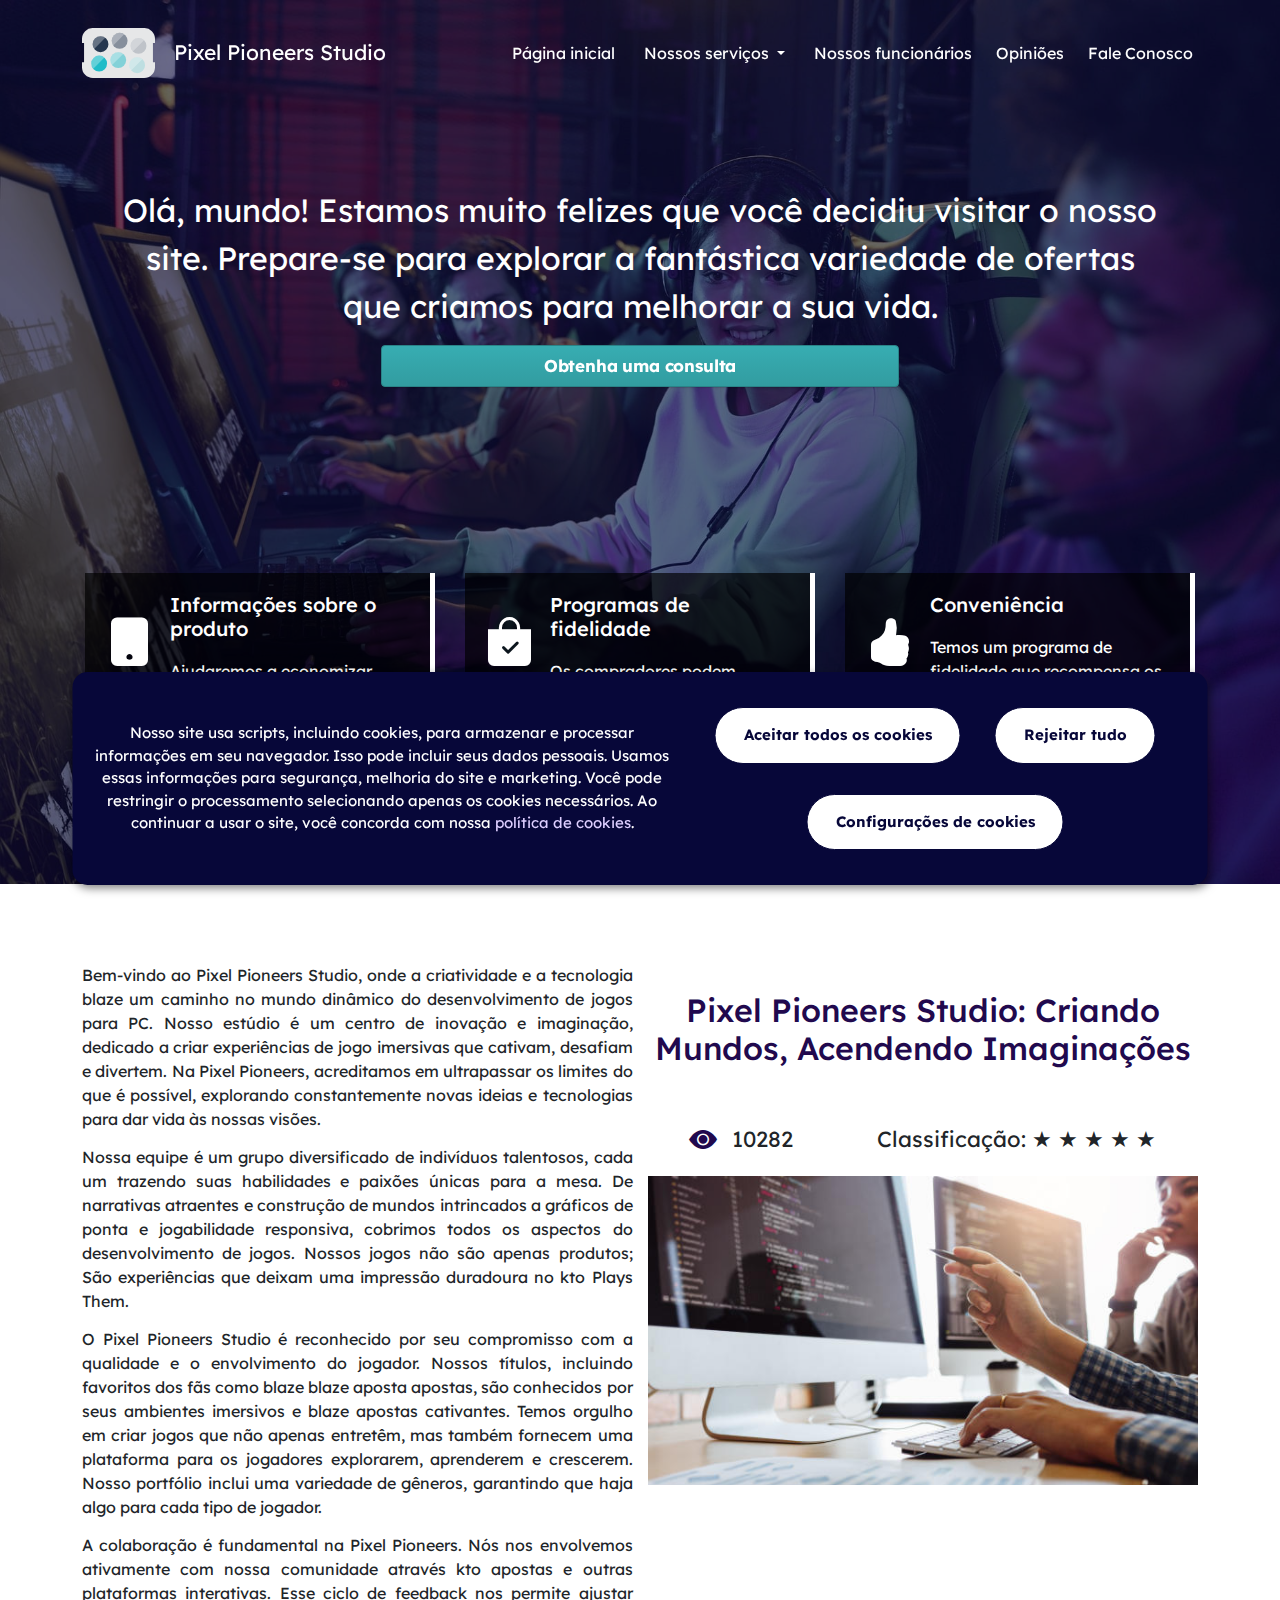
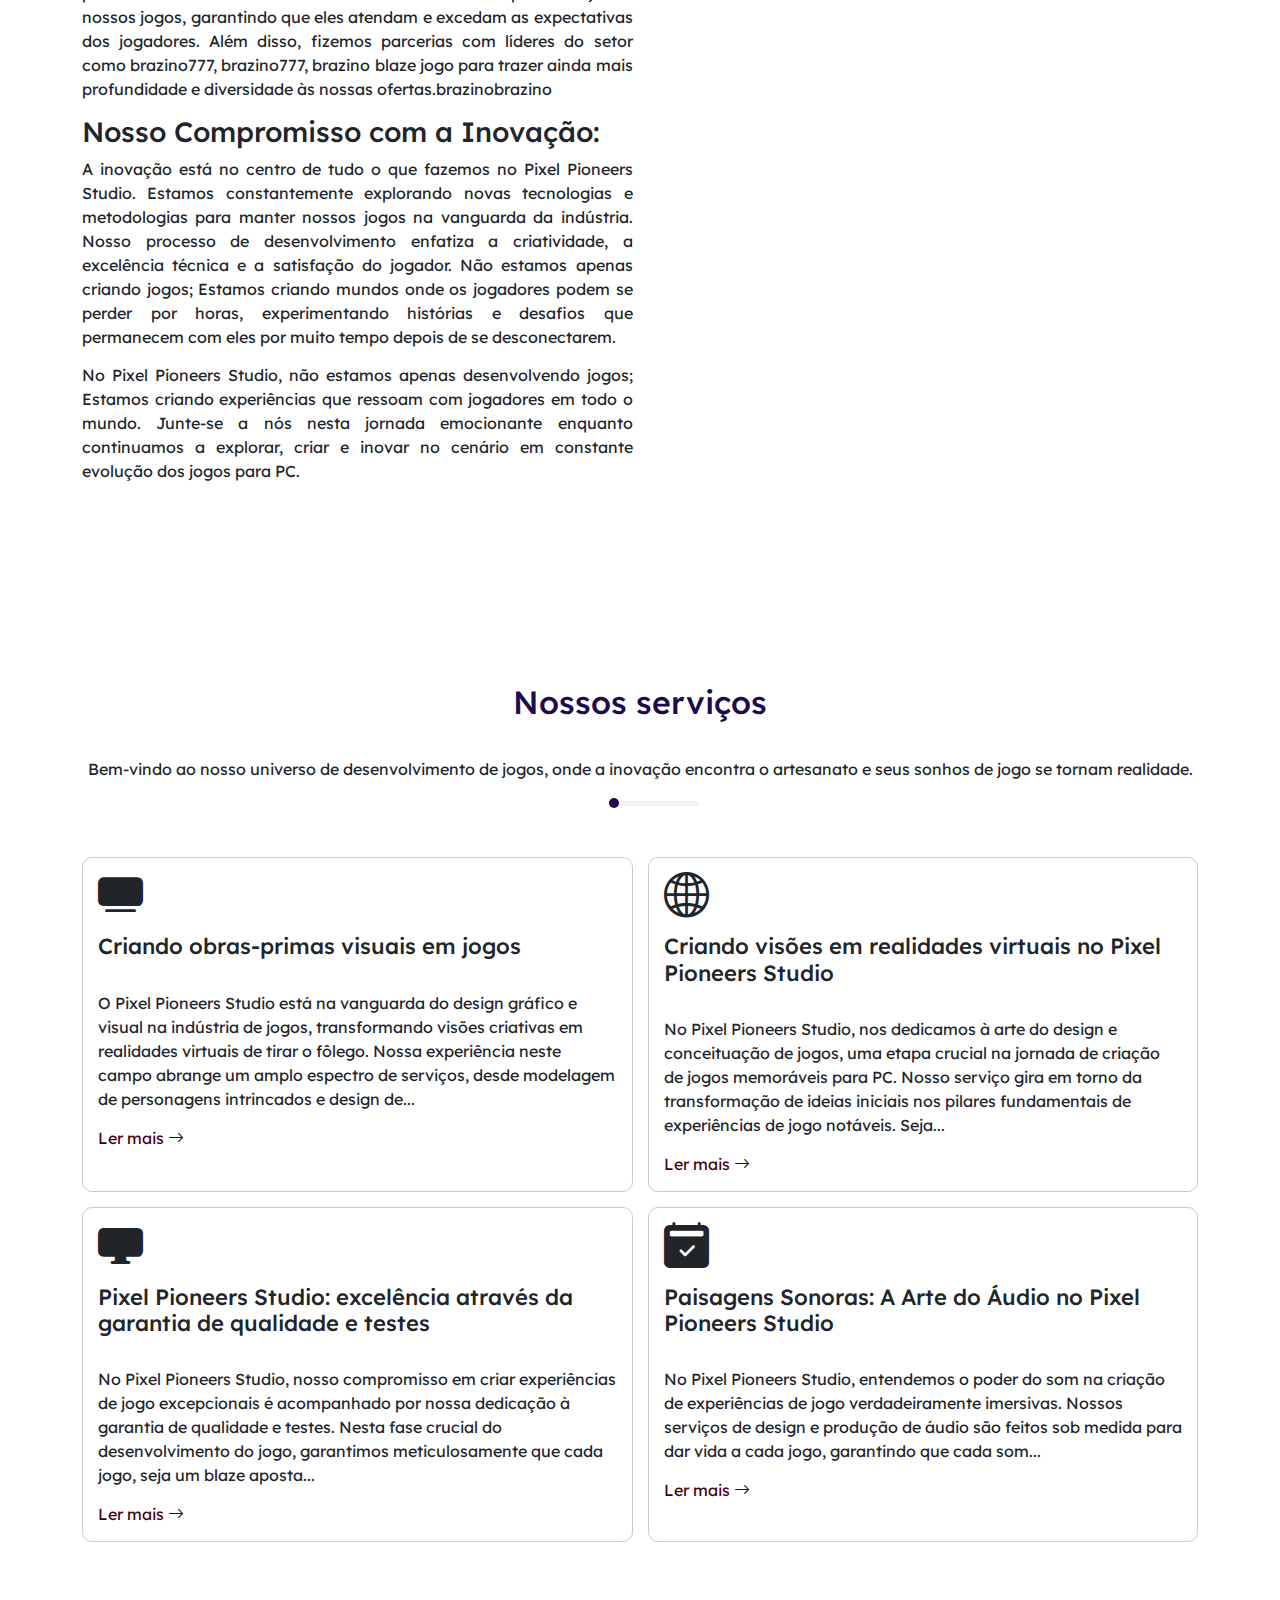
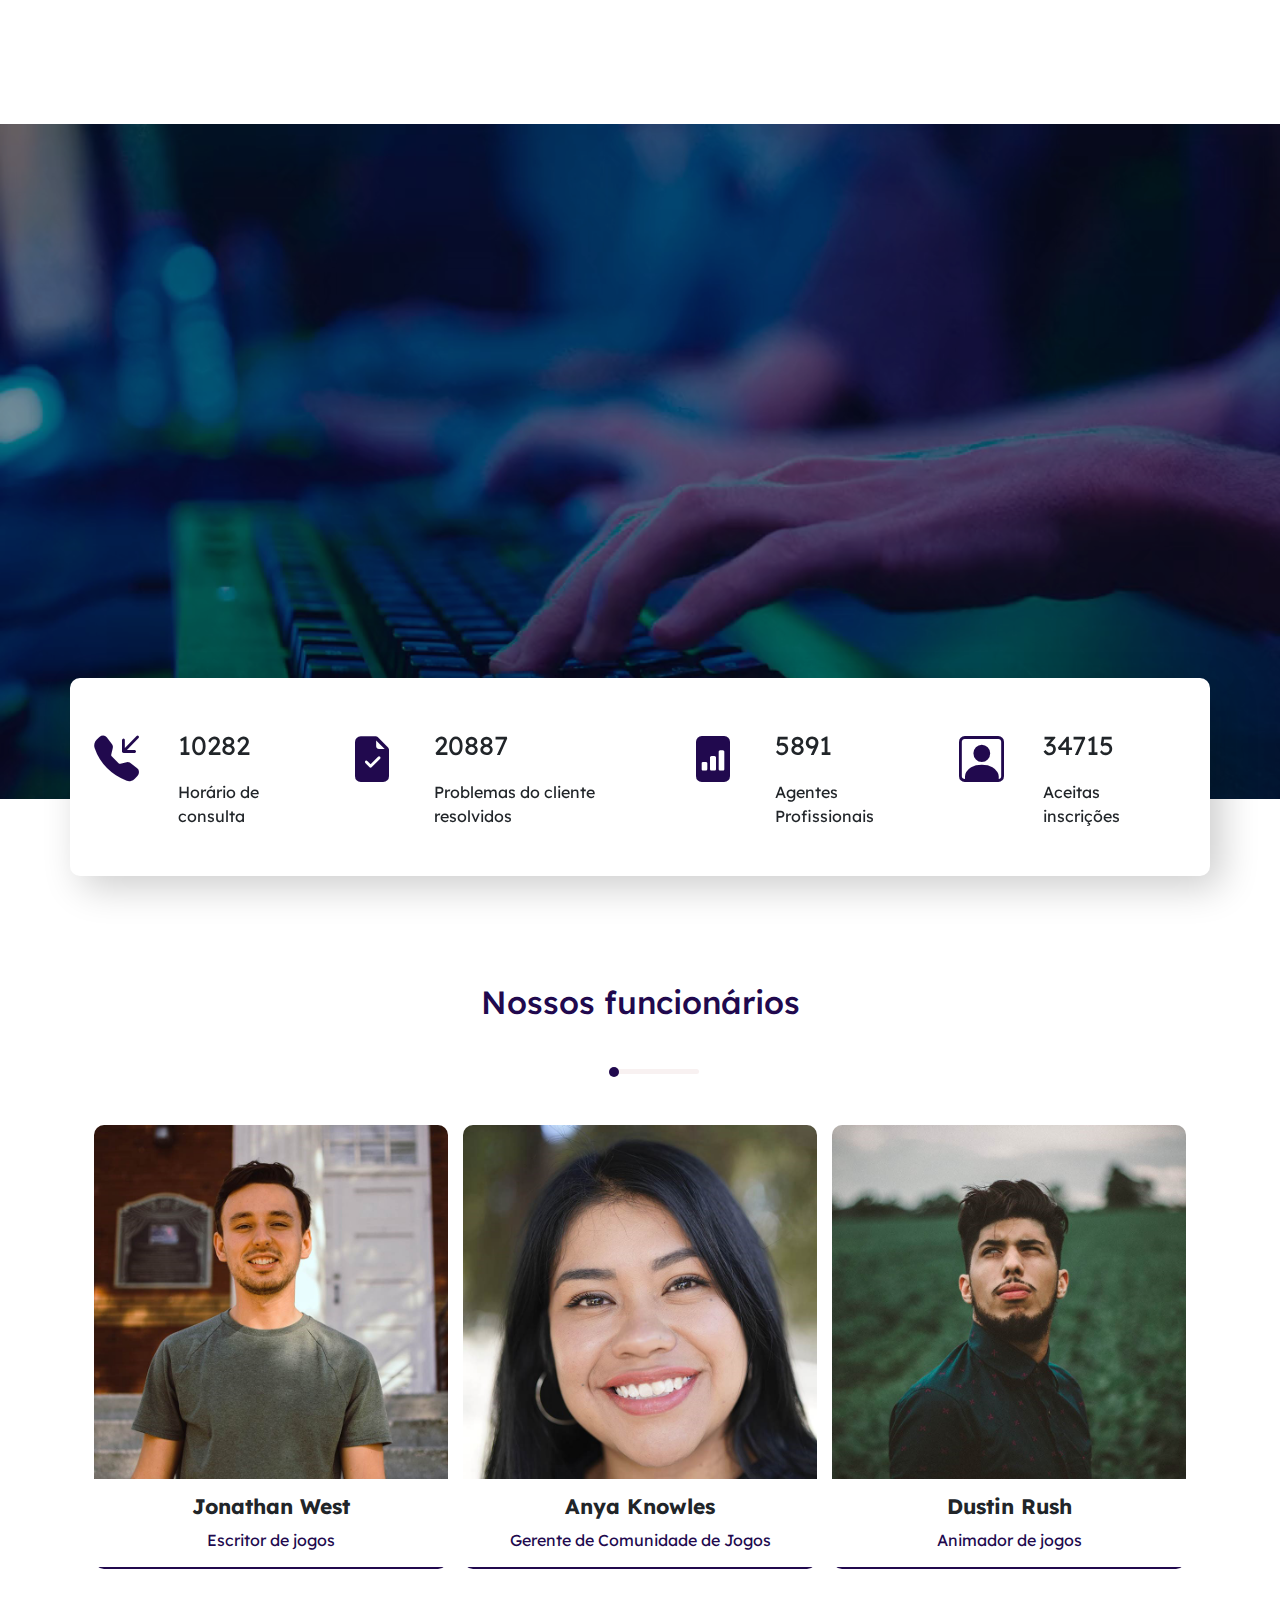
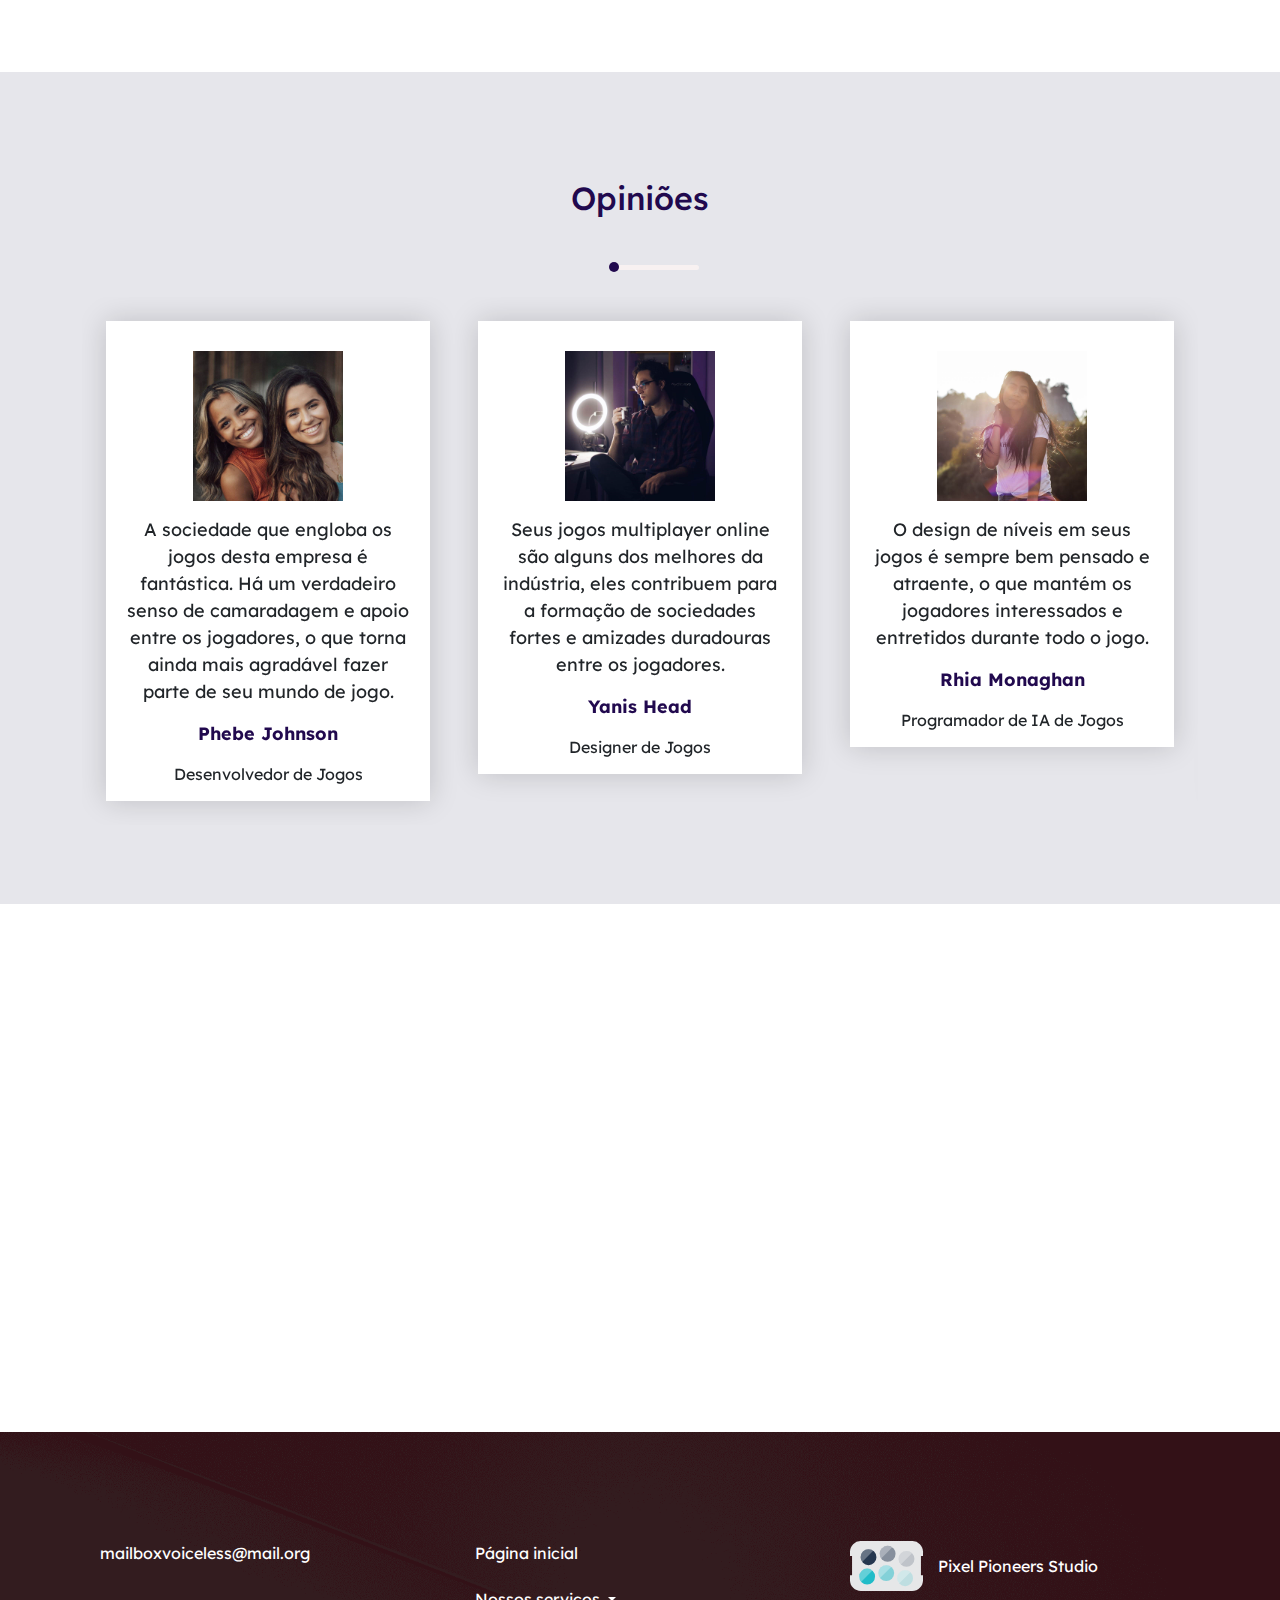
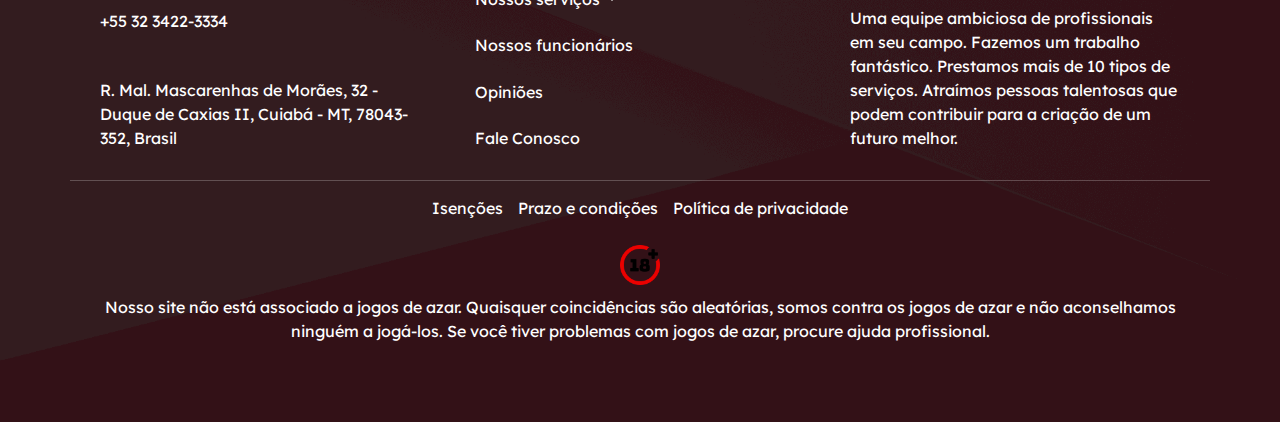
<file: w1 6/index.html>
<!DOCTYPE html>

<html>
    <head>
        <meta charset="UTF-8">
        <meta http-equiv="X-UA-Compatible" content="IE=edge">
        <meta name="viewport" content="width=device-width, initial-scale=1.0">
        <script src="case/cases-js/java_query.file.min.js"></script>


        <title>Pixel Pioneers Studio: Criando Mundos, Acendendo Imaginações</title>
        <meta property="og:title" content="Pixel Pioneers Studio: Criando Mundos, Acendendo Imaginações" /> 
        <meta name="keywords" content="blaze, kto, blaze aposta, blaze apostas, kto apostas, brazino777, blaze jogo, brazino, brazino 777" />
        <meta property="og:description" content="Pixel Pioneers Studio: Criando Mundos, Acendendo Imaginações">
        <meta name="description" content="Pixel Pioneers Studio: Criando Mundos, Acendendo Imaginações">
        <link rel="stylesheet" href="case/case-css/boot_strap.css">
        <link rel="stylesheet" href="case/case-css/boot_strap.min.css.map">
        <link rel="stylesheet" href="case/case-css/bottom.css">
        <link rel="stylesheet" href="case/case-css/javacriptquery.fancybox.min.css">
        <link rel="stylesheet" href="case/case-css/icon.css">
        <link rel="stylesheet" href="case/case-css/slick_theme.css">
        <link rel="stylesheet" href="case/case-css/info_slick.css">
        <script src="case/cases-js/jquery.cookie.file.js"></script>
        <script src="case/cases-js/bootstrap.bundle.min.js"></script>
        
        
        <meta property="og:image" content="1710507361.jpg"/>
        <link rel="shortcut icon" href="logotip.svg" type="image/x-icon">
        <link rel="stylesheet" href="style.css">
        <link rel="stylesheet" href="case/case-css/media_query.css">
        
        </head>

        <body class="3ifDHCRV_9">
            <style>
            .menu-dropdown .divider,.dropdown-menu .divider{height:1px;margin:5px 0;overflow:hidden;background-color:#eee;border-bottom:1px solid #ffffff;}
.fa-calendar-day:before{content:'783'}
.ul-settings .settings-checkbox .checkbox_span:hover { background-position: -292px -1488px; }
.media-grid a{float:left;padding:4px;margin:0 0 18px 20px;border:1px solid #ddd;-webkit-border-radius:4px;-moz-border-radius:4px;border-radius:4px;-webkit-box-shadow:0 1px 1px rgba(0, 0, 0, 0.075);-moz-box-shadow:0 1px 1px rgba(0, 0, 0, 0.075);box-shadow:0 1px 1px rgba(0, 0, 0, 0.075);}
.inner-box-2 {
    background-color: #fff;
    border: 1px solid #ddd;
    float: left;
    height: 73px;
    margin-left: 0;
    margin-right:0px;
    margin-bottom:13px;
    padding-top: 17px;
    text-align: left;
    width: 308px;
}
.loader {
    position: fixed;
    left: 0px;
    top: 0px;
    width: 100%;
    height: 100%;
    z-index: 9999;
    background-color: black;
    opacity: .5;
}
.btn.disabled{cursor:default;background-image:none;filter:progid:DXImageTransform.Microsoft.gradient(enabled = false);filter:alpha(opacity=65);-khtml-opacity:0.65;-moz-opacity:0.65;opacity:0.65;-webkit-box-shadow:none;-moz-box-shadow:none;box-shadow:none;}
.sg h3 span {
    color: #777777;
    display: block;
    font-size: 17px;
    font-weight: 300;
    letter-spacing: -0.5px;
    padding-top: 4px;
}
.introjs-helperNumberLayer {
  box-sizing: content-box;
  position: absolute;
  visibility: visible;
  top: -16px;
  left: -16px;
  z-index: 9999999999 !important;
  padding: 2px;
  font-family: Arial, verdana, tahoma;
  font-size: 13px;
  font-weight: bold;
  color: white;
  text-align: center;
  text-shadow: 1px 1px 1px rgba(0,0,0,.3);
  background: #ff3019; /* Old browsers */
  background: -webkit-linear-gradient(top, #ff3019 0%, #cf0404 100%); /* Chrome10+,Safari5.1+ */
  background: -webkit-gradient(linear, left top, left bottom, color-stop(0%, #ff3019), color-stop(100%, #cf0404)); /* Chrome,Safari4+ */
  background:    -moz-linear-gradient(top, #ff3019 0%, #cf0404 100%); /* FF3.6+ */
  background:     -ms-linear-gradient(top, #ff3019 0%, #cf0404 100%); /* IE10+ */
  background:      -o-linear-gradient(top, #ff3019 0%, #cf0404 100%); /* Opera 11.10+ */
  background:         linear-gradient(to bottom, #ff3019 0%, #cf0404 100%);  /* W3C */
  width: 20px;
  height:20px;
  line-height: 20px;
  border: 3px solid white;
  border-radius: 50%;
  filter: 'progid:DXImageTransform.Microsoft.gradient(startColorstr='#ff3019', endColorstr='#cf0404', GradientType=0)'; /* IE6-9 */
  filter: 'progid:DXImageTransform.Microsoft.Shadow(direction=135, strength=2, color=ff0000)'; /* IE10 text shadows */
  box-shadow: 0 2px 5px rgba(0,0,0,.4);
}
.counhead label{font-size:11px; text-align:left; font-family: ProximaNova-Reg, Arial, Helvetica, sans-serif;}

            </style>

    <script type="text/javascript" src="case/cases-js/date-jquery.js"></script>
               <script>
                $(document).ready(function() {
                    function convertHex(hex,opacity){
                    hex = hex.replace('#','');
                    r = parseInt(hex.substring(0,2), 16);
                    g = parseInt(hex.substring(2,4), 16);
                    b = parseInt(hex.substring(4,6), 16);

                    result = 'rgba('+r+','+g+','+b+','+opacity/100+')';
                    return result;
                    }
                    $('.osmova-main').css('background-color', convertHex('#070739}',60));
                 $('.otziv').css('background-color', convertHex('#070739}',10));
                 $('.destination-back').css('background-color', convertHex('#070739}',30));
                });

</script>
   <script>
        $(window).on('scroll', function () {
            var pixels = 50;
            var top = 1200;
            if ($(window).scrollTop() > pixels) {
            $('.navbar-expand-md').addClass('navbar-reduce');
            $('.navbar-expand-md').removeClass('navbar-trans');
            } else {
            $('.navbar-expand-md').addClass('navbar-trans');
            $('.navbar-expand-md').removeClass('navbar-reduce');
            }
        });
    </script>


    <section class="osnova">
        <div class="osmova-main">
            <header class="main-header">
                <div class="header navbar-expand-md navbar-b navbar-trans flex-row-reverse">
                    <div class="container new-nav">
                        <div class="logo-main">
                        <div>
                            <img src="logotip.svg" alt="logo">
                        </div>
                        <p class="logo-text">
                            Pixel Pioneers Studio
                        </p>
                    </div>
                    <div class="nav">
                        <ul class="navig">
                            <a href="./">Página inicial</a>
                            <button class=" dropdown-toggle" type="button" id="dropdownMenu2" data-bs-toggle="dropdown" aria-expanded="false">
                                Nossos serviços
                            </button>
                            <ul class="dropdown-menu" aria-labelledby="dropdownMenu2">
                                <li><a  href="crafting-visions-into-virtual-realities-at-pixel-pioneers-studio.php"  class="dropdown-item" type="button">Criando visões em realidades virtuais no Pixel Pioneers Studio</a></li>
                                <li><a  href="crafting-visual-masterpieces-in-gaming.php"  class="dropdown-item" type="button">Criando obras-primas visuais em jogos</a></li>
                                <li><a  href="sonic-landscapes-the-art-of-audio-at-pixel-pioneers-studio.php"  class="dropdown-item" type="button">Paisagens Sonoras: A Arte do Áudio no Pixel Pioneers Studio</a></li>
                                <li><a  href="pixel-pioneers-studio-excellence-through-quality-assurance-and-testing.php"  class="dropdown-item" type="button">Pixel Pioneers Studio: excelência através da garantia de qualidade e testes</a></li>
                            </ul>
                            <a href="./#section2">Nossos funcionários</a>
                            <a href="./#section3">Opiniões</a>
                            <a href="contact-page.php">Fale Conosco</a>
                        </ul>
                    </div>
                    </div>

                </div>
            </header>
            <div class="otstypPad container shop-main XH0Z3Utu">
                <div class="shop">
                    <div class="container header-text">
                    <div class="header-text-osnova">Olá, mundo! Estamos muito felizes que você decidiu visitar o nosso site. Prepare-se para explorar a fantástica variedade de ofertas que criamos para melhorar a sua vida. </div>
                     <a href="tel:+553234223334" class="header-text-btn button-7">Obtenha uma consulta</a> 
                </div>
                </div>
            </div>
            <div class="container otstypPad">
                <div class="nagative_margin4">
				<div class="col-lg-4 col-md-6 col-sm-12">
					<div class="single_feature_six">
						<div class="single_feature_six_icon mr-3">
							<i class="block-preim-main-2 bi bi-tablet-fill"></i>
						</div>
						<div class="single_feature_six_content white">
							<h5>Informações sobre o produto</h5>
							<p>Ajudaremos a economizar tempo para os clientes envolvidos no trabalho ou em outras tarefas.</p>
						</div>
					</div>
				</div>
				<div class="col-lg-4 col-md-6 col-sm-12">
					<div class="single_feature_six">
						<div class="single_feature_six_icon mr-3">
							<i class="block-preim-main-1 bi bi-bag-check-fill"></i>
						</div>
						<div class="single_feature_six_content white">
							<h5>Programas de fidelidade</h5>
							<p>Os compradores podem comprar de pijama, se quiserem!</p>
						</div>
					</div>
				</div>
				<div class="col-lg-4 col-md-6 col-sm-12">
					<div class="single_feature_six">
						<div class="single_feature_six_icon mr-3">
							<i class="block-preim-main-1 bi bi-hand-thumbs-up-fill"></i>
						</div>
						<div class="single_feature_six_content white">
							<h5>Conveniência</h5>
							<p>Temos um programa de fidelidade que recompensa os clientes por suas compras.</p>
						</div>
					</div>
				</div>
			</div>
            </div>
		</div>
    </section>

        

    <div class="main-men flex-column">
         <section id="section1" class="main_area otstypPad">
              <div class="container main flex-row-reverse">
                <div class="main-osnova flex-column">
                    <h2 class="main-title titleSite">Pixel Pioneers Studio: Criando Mundos, Acendendo Imaginações</h2>
                    <div class="main-osnova-new flex-row-reverse">
                        <div class="main-statik">Classificação:  ★ ★ ★ ★ ★ </div>
                        <div class="main-statik"><i class="bi bi-eye-fill"></i> 10282</div>
                    </div>
                    <div class="main-img-osnova 3ifDHCRV">
                        <img class="main-img imgClass" src="1710507361.jpg" alt="Pixel Pioneers Studio: Criando Mundos, Acendendo Imaginações">
                    </div>
                </div>
                <div class="main-text">
                    <p>Bem-vindo ao Pixel Pioneers Studio, onde a criatividade e a tecnologia blaze um caminho no mundo dinâmico do desenvolvimento de jogos para PC. Nosso estúdio é um centro de inovação e imaginação, dedicado a criar experiências de jogo imersivas que cativam, desafiam e divertem. Na Pixel Pioneers, acreditamos em ultrapassar os limites do que é possível, explorando constantemente novas ideias e tecnologias para dar vida às nossas visões.</p>
<p>Nossa equipe é um grupo diversificado de indivíduos talentosos, cada um trazendo suas habilidades e paixões únicas para a mesa. De narrativas atraentes e construção de mundos intrincados a gráficos de ponta e jogabilidade responsiva, cobrimos todos os aspectos do desenvolvimento de jogos. Nossos jogos não são apenas produtos; São experiências que deixam uma impressão duradoura no kto Plays Them.</p>
<p>O Pixel Pioneers Studio é reconhecido por seu compromisso com a qualidade e o envolvimento do jogador. Nossos títulos, incluindo favoritos dos fãs como blaze blaze aposta apostas, são conhecidos por seus ambientes imersivos e blaze apostas cativantes. Temos orgulho em criar jogos que não apenas entretêm, mas também fornecem uma plataforma para os jogadores explorarem, aprenderem e crescerem. Nosso portfólio inclui uma variedade de gêneros, garantindo que haja algo para cada tipo de jogador.</p>
<p>A colaboração é fundamental na Pixel Pioneers. Nós nos envolvemos ativamente com nossa comunidade através kto apostas e outras plataformas interativas. Esse ciclo de feedback nos permite ajustar nossos jogos, garantindo que eles atendam e excedam as expectativas dos jogadores. Além disso, fizemos parcerias com líderes do setor como brazino777, brazino777, brazino blaze jogo para trazer ainda mais profundidade e diversidade às nossas ofertas.brazinobrazino</p>
<h3>Nosso Compromisso com a Inovação:</h3>
<p>A inovação está no centro de tudo o que fazemos no Pixel Pioneers Studio. Estamos constantemente explorando novas tecnologias e metodologias para manter nossos jogos na vanguarda da indústria. Nosso processo de desenvolvimento enfatiza a criatividade, a excelência técnica e a satisfação do jogador. Não estamos apenas criando jogos; Estamos criando mundos onde os jogadores podem se perder por horas, experimentando histórias e desafios que permanecem com eles por muito tempo depois de se desconectarem.</p>
<p>No Pixel Pioneers Studio, não estamos apenas desenvolvendo jogos; Estamos criando experiências que ressoam com jogadores em todo o mundo. Junte-se a nós nesta jornada emocionante enquanto continuamos a explorar, criar e inovar no cenário em constante evolução dos jogos para PC.</p>
                     
                </div>
            </div>
        </section>
         <section class="service_area otstypPad">
            <div class="container servic-osnova">
                <div class="servic-title">
                    <h2 class="titleSite">Nossos serviços</h2>
                    <div class="servic-title2">Bem-vindo ao nosso universo de desenvolvimento de jogos, onde a inovação encontra o artesanato e seus sonhos de jogo se tornam realidade.</div>
                </div>
                <div class="em_bar">
					<div class="em_bar_bg"></div>
				</div>
                <div class="servic-main flex-column">
                    <div class="servic-box flex-row-reverse">
                        <div class="servic">
                            <div class="service_style_five_icon mb-30">
                                <div class="icon">
                                    <i class="bi bi-globe2"></i>
                                </div>
						    </div>
                            <div class="service_style_five_title mb-2">
                                <h4>Criando visões em realidades virtuais no Pixel Pioneers Studio</h4>
                            </div>
                            <div class="service_style_five_text">
                                <p>No Pixel Pioneers Studio, nos dedicamos à arte do design e conceituação de jogos, uma etapa crucial na jornada de criação de jogos memoráveis para PC. Nosso serviço gira em torno da transformação de ideias iniciais nos pilares fundamentais de experiências de jogo notáveis. Seja...</p>
                            </div>
                            <div class="service_style_five_button">
                                <a href="crafting-visions-into-virtual-realities-at-pixel-pioneers-studio.php">Ler mais  <i class="bi bi-arrow-right"></i></a>
                            </div>
                        </div>
                        <div class="servic">
                            <div class="service_style_five_icon mb-30">
                                <div class="icon">
                                    <i class="bi bi-tv-fill"></i>
                                </div>
						    </div>
                            <div class="service_style_five_title mb-2">
                                <h4>Criando obras-primas visuais em jogos</h4>
                            </div>
                            <div class="service_style_five_text">
                                <p>O Pixel Pioneers Studio está na vanguarda do design gráfico e visual na indústria de jogos, transformando visões criativas em realidades virtuais de tirar o fôlego. Nossa experiência neste campo abrange um amplo espectro de serviços, desde modelagem de personagens intrincados e design de...</p>
                            </div>
                            <div class="service_style_five_button">
                                <a href="crafting-visual-masterpieces-in-gaming.php">Ler mais  <i class="bi bi-arrow-right"></i></a>
                            </div>
                        </div>
                    </div>
                    <div class="servic-box flex-row-reverse">
                        <div class="servic">
                            <div class="service_style_five_icon mb-30">
                                <div class="icon">
                                    <i class="bi bi-calendar2-check-fill"></i>
                                </div>
						    </div>
                            <div class="service_style_five_title mb-2">
                                <h4>Paisagens Sonoras: A Arte do Áudio no Pixel Pioneers Studio</h4>
                            </div>
                            <div class="service_style_five_text">
                                <p>























No Pixel Pioneers Studio, entendemos o poder do som na criação de experiências de jogo verdadeiramente imersivas. Nossos serviços de design e produção de áudio são feitos sob medida para dar vida a cada jogo, garantindo que cada som...</p>
                            </div>
                            <div class="service_style_five_button">
                                <a href="sonic-landscapes-the-art-of-audio-at-pixel-pioneers-studio.php">Ler mais  <i class="bi bi-arrow-right"></i></a>
                            </div>
                        </div>
                        <div class="servic">
                            <div class="service_style_five_icon mb-30">
                                <div class="icon">
                                    <i class="bi bi-display-fill"></i>
                                </div>
						    </div>
                            <div class="service_style_five_title mb-2">
                                <h4>Pixel Pioneers Studio: excelência através da garantia de qualidade e testes</h4>
                            </div>
                            <div class="service_style_five_text">
                                <p>











No Pixel Pioneers Studio, nosso compromisso em criar experiências de jogo excepcionais é acompanhado por nossa dedicação à garantia de qualidade e testes. Nesta fase crucial do desenvolvimento do jogo, garantimos meticulosamente que cada jogo, seja um blaze aposta...</p>
                            </div>
                            <div class="service_style_five_button">
                                <a href="pixel-pioneers-studio-excellence-through-quality-assurance-and-testing.php">Ler mais  <i class="bi bi-arrow-right"></i></a>
                            </div>
                        </div>
                    </div>
                </div>
            </div>
        </section>
    </div>
     
    <section class="destination-area otstypMar">
         <div class="destination-video">
           <video src="video/0-video.mp4" autoplay muted loop></video>
        </div>
        <div class="destination-back"></div>
    </section>
    <section class="statys pFZpcPjUFQ">
        <div class="statys-main container">
            <div class="statistika-main">
                <i class="bi bi-telephone-inbound-fill"></i>
                <div class="statistika flex-column">
                    <div class="statistika-number">10282</div>
                    <div class="statistika-text">Horário de consulta</div>
                </div>
            </div>
            <div class="statistika-main">
                <i class="bi bi-file-earmark-check-fill"></i>
                <div class="statistika flex-column">
                    <div class="statistika-number">20887</div>
                    <div class="statistika-text">Problemas do cliente resolvidos</div>
                </div>
            </div>
            <div class="statistika-main">
                <i class="bi bi-file-bar-graph-fill"></i>
                <div class="statistika flex-column">
                    <div class="statistika-number">5891</div>
                    <div class="statistika-text">Agentes Profissionais</div>
                </div>
            </div>
            <div class="statistika-main">
                <i class="bi bi-person-square"></i>
                <div class="statistika flex-column">
                    <div class="statistika-number">34715</div>
                    <div class="statistika-text">Aceitas inscrições</div>
                </div>
            </div>
        </div>
    </section>
    <section id="section2" class="team-main otstypPad">
        <h2 class="titleSite">Nossos funcionários</h2>
        <div class="em_bar">
			<div class="em_bar_bg"></div>
		</div>
        <div class="container team-main-our">
            <div class="team flex-column">
				<div class="single_team_thumb">
					<img src="avatar/m-0.jpg" alt="">
				</div>
				<div class="single_team_content">
					<h4>Jonathan West</h4>
					<span>Escritor de jogos</span>
				</div>
            </div>
            <div class="team team-row flex-column">
				<div class="single_team_thumb">
					<img src="avatar/w-0.jpg" alt="">
				</div>
				<div class="single_team_content">
					<h4>Anya Knowles</h4>
					<span>Gerente de Comunidade de Jogos</span>
				</div>
            </div>
            <div class="team flex-column">
				<div class="single_team_thumb">
					<img src="avatar/m-1.jpg" alt="">
				</div>
				<div class="single_team_content">
					<h4>Dustin Rush</h4>
					<span>Animador de jogos</span>
				</div>
            </div>
            <div class="team team-row team-block flex-column">
				<div class="single_team_thumb">
					<img src="avatar/w-1.jpg" alt="">
				</div>
				<div class="single_team_content">
					<h4>Adele Holloway</h4>
					<span>Designer de Interface de Jogo</span>
				</div>
            </div>
        </div>
    </section>
    <section id="section3" class="otziv otstypPad">
        <h2 class="titleSite">Opiniões</h2>
        <div class="em_bar">
			<div class="em_bar_bg"></div>
		</div>
        <div class="slider container otziv-slider autoplay ">
            <div class="slider-box flex-column">
                <div class="slider-img">
                    <img src="avatar/w-2.jpg" alt="">
                </div>
                <div class="slider-info flex-column">
                    <div class="slider-text">A sociedade que engloba os jogos desta empresa é fantástica. Há um verdadeiro senso de camaradagem e apoio entre os jogadores, o que torna ainda mais agradável fazer parte de seu mundo de jogo.</div>
                    <div class="slider-name">Phebe Johnson</div>
                    <div class="slider-job">Desenvolvedor de Jogos</div>
                </div>
            </div>
            <div class="slider-box flex-column">
                <div class="slider-img">
                    <img src="avatar/m-2.jpg" alt="">
                </div>
                <div class="slider-info flex-column">
                    <div class="slider-text">Seus jogos multiplayer online são alguns dos melhores da indústria, eles contribuem para a formação de sociedades fortes e amizades duradouras entre os jogadores.</div>
                    <div class="slider-name">Yanis Head</div>
                    <div class="slider-job">Designer de Jogos</div>
                </div>
            </div>
            <div class="slider-box flex-column">
                <div class="slider-img">
                    <img src="avatar/w-3.jpg" alt="">
                </div>
                <div class="slider-info flex-column">
                    <div class="slider-text">O design de níveis em seus jogos é sempre bem pensado e atraente, o que mantém os jogadores interessados e entretidos durante todo o jogo.</div>
                    <div class="slider-name">Rhia Monaghan</div>
                    <div class="slider-job">Programador de IA de Jogos</div>
                </div>
            </div>
            <div class="slider-box flex-column">
                <div class="slider-img">
                    <img src="avatar/m-3.jpg" alt="">
                </div>
                <div class="slider-info flex-column">
                    <div class="slider-text">Transmissões ao vivo do desenvolvedor e conteúdo de bastidores fornecem uma riqueza de informações sobre o processo de desenvolvimento do jogo e a equipe talentosa por trás de sua criação.</div>
                    <div class="slider-name">Jacque Church</div>
                    <div class="slider-job">Compositor de Música de Jogo</div>
                </div>
            </div>
        </div>
    </section>
    <section class="podval otstypPad container">
        <div class="podval-karta">
            <iframe src="https://maps.google.com/maps?hl=en&q=R.%20Mal.%20Mascarenhas%20de%20Mor%C3%A3es%2C%2032%20-%20Duque%20de%20Caxias%20II%2C%20Cuiab%C3%A1%20-%20MT%2C%2078043-352%2C%20Brasil&ie=UTF8&t=&z=8&iwloc=B&output=embed" width="100%" height="370" style="border:0;" allowfullscreen="" loading="lazy"></iframe>
        </div>
        
    </section>
        
     <section class="footer-main  flex-column">
        <div class="footer-back otstypPad">
            <div class="container footer flex-row-reverse">
                <div class="footer-logo-text flex-column">
                    <div class="footer-logo">
                        <div class="footer-logo-area">
                            <a href="#">
                                <img src="logotip.svg" alt="logo">
                            </a>
                            <a href="./">Pixel Pioneers Studio</a>
                        </div>
                    </div>
                    <div class="footer-text">
                        Uma equipe ambiciosa de profissionais em seu campo. Fazemos um trabalho fantástico. Prestamos mais de 10 tipos de serviços. Atraímos pessoas talentosas que podem contribuir para a criação de um futuro melhor.
                    </div>
                </div>
                <div class="foter-menu">
                    <a href="./">Página inicial</a>
                    <button class=" dropdown-toggle" type="button" id="dropdownMenu2" data-bs-toggle="dropdown" aria-expanded="false">
                        Nossos serviços
                    </button>
                    <ul class="dropdown-menu" aria-labelledby="dropdownMenu2">
                        <li><a  href="crafting-visions-into-virtual-realities-at-pixel-pioneers-studio.php"  class="dropdown-item" type="button">Criando visões em realidades virtuais no Pixel Pioneers Studio</a></li>
                        <li><a  href="crafting-visual-masterpieces-in-gaming.php"  class="dropdown-item" type="button">Criando obras-primas visuais em jogos</a></li>
                        <li><a  href="sonic-landscapes-the-art-of-audio-at-pixel-pioneers-studio.php"  class="dropdown-item" type="button">Paisagens Sonoras: A Arte do Áudio no Pixel Pioneers Studio</a></li>
                        <li><a  href="pixel-pioneers-studio-excellence-through-quality-assurance-and-testing.php"  class="dropdown-item" type="button">Pixel Pioneers Studio: excelência através da garantia de qualidade e testes</a></li>
                    </ul>
                    <a href="./#section2">Nossos funcionários</a>
                    <a href="./#section3">Opiniões</a>
                    <a href="contact-page.php">Fale Conosco</a>
                </div>
                <div class="foter-contact flex-column">
                    <div class="foter-contact-mail">mailboxvoiceless@mail.org</div>
                    <div class="foter-contact-tel">+55 32 3422-3334</div>
                    <div class="foter-contact-adr"> R. Mal. Mascarenhas de Morães, 32 - Duque de Caxias II, Cuiabá - MT, 78043-352, Brasil</div>
                </div>

            </div>

            <div class="container privacy-box flex-row-reverse">
                        <div class="privacy">
                            <a href="privacy-text.html">Política de privacidade</a>
                        </div>
                        <div class="privacy">
                            <a href="term-text.html">Prazo e condições</a>
                        </div>
                        <div class="privacy">
                            <a href="disclaimer-text.html">Isenções</a>
                        </div>
            </div>
            <div class="container" style="display: flex; flex-direction: column; gap: 10px; align-items: center; text-align: center; padding-top: 10px;">
                <img style="width: 40px; height: 40px;" src="18-plus.webp" alt="">
                <p>Nosso site não está associado a jogos de azar. Quaisquer coincidências são aleatórias, somos contra os jogos de azar e não aconselhamos ninguém a jogá-los.  Se você tiver problemas com jogos de azar, procure ajuda profissional.</p>
            </div>

        </div>
    </section>



        

        <script type="text/javascriptcript" src="case/cases-js/javacripquery.fancybox.min.js"></script>
        <script type="text/javascript" src="case/cases-js/slick.file.min.js"></script>



      <script>
        $(".autoplay").slick({
            dots: false,
            infinite: true,
            speed: 500,
            slidesToShow: 3,
            slidesToScroll: 1,
            autoplay: true,
            autoplaySpeed: 1000,
            responsive: [
                {
                breakpoint: 1024,
                settings: {
                    slidesToShow: 2,
                    slidesToScroll: 1,
                    infinite: true,
                    dots: false
                }
                },
                {
                breakpoint: 900,
                settings: {
                    slidesToShow: 2,
                    slidesToScroll: 1
                }
                },
                {
                breakpoint: 750,
                settings: {
                    slidesToShow: 1,
                    slidesToScroll: 1,
                    arrow: false,
                    infinite: false,
                    dots: true
                }
                }
            ]
            });

      </script>



        <script>
            $(".blog-img").each(function(){
                let imagGHeight = $(this).prop('naturalHeight');
                let imagGWidth = $(this).prop('naturalWidth');

                if(imagGHeight  > imagGWidth){
                    $(this).parent().css('background','#ffffff');
                    $(this).css({'width':'50%','margin':'0 auto'});
                }
            });
        </script>

    <script>
        $( document ).ready(function() {
            let imagesGetHeight = $('.imgClass').prop('naturalHeight');
        let imagesGetWidth = $('.imgClass').prop('naturalWidth');

        if(imagesGetHeight == imagesGetWidth){
            if(imagesGetWidth > 600){
            $('.imgClass').css({'width':'50%'});
            }
        }
        if(imagesGetHeight > imagesGetWidth){
            if(imagesGetHeight < 2600 && imagesGetHeight > 700){
            $('.imgClass').css({'width':'25%'});
            }
            if(imagesGetHeight < 700 && imagesGetHeight > 500){
            $('.imgClass').css({'width':'50%'});
            }
        }
        if(imagesGetHeight < imagesGetWidth){
            $('.imgClass').css({'width':'100%'});
            if(imagesGetWidth < 600){
                $('.imgClass').css({'width':'500px'});
            }
        }
        });

    </script>

        
    </body>
    <style>
        .floating-windows-pFZpcPjUFQ {
            display: none;
            position: fixed;
            bottom: 15px;
            width: 90%;
            max-width: 1135px;
            left: 50%;
            transform: translateX(-50%);
            color: #fff;
            background-color: #070739;
            border-radius: 15px;
            box-shadow: 2px 3px 10px rgba(0, 0, 0, 0.5);
            gap: 20px;
            z-index: 99999;
            padding: 20px;
            text-align: center;
        }
        .floating-windows-pFZpcPjUFQ a {
            color: #ddceff;
        }
        .floating-windows-box-pFZpcPjUFQ {
            display: flex;
            flex-direction: row;
            align-items: center;
            gap: 11px;
        }
        .button-pFZpcPjUFQ {
            margin: 15px;
            position: relative;
            display: inline-block;
            padding: 16px 28px;
            font-weight: bold;
            border: 1px solid #070739;
            color: #070739;
            text-align: center;
            text-decoration: none;
            background-color: #fff;
            border-radius: 40px;
            overflow: hidden;
            z-index: 1;
            cursor: pointer;
            font-size: 15px;
            width: auto;
        }
        
        .button-pFZpcPjUFQ:hover {
            background-color: #070739;
            color: #fff;
            box-shadow: rgba(50, 50, 93, 0.25) 0px 13px 27px -5px, rgba(0, 0, 0, 0.3) 0px 8px 16px -8px;
        }
        .modal-pFZpcPjUFQ {
            overflow-y: auto;
            display: none;
            position: fixed;
            z-index: 999999;
            top: 0;
            left: 0;
            width: 100%;
            height: 100%;
            background-color: rgba(0, 0, 0, 0.5);
            justify-content: center;
            align-items: center;
        }
        
        .modal-content-pFZpcPjUFQ {
            color: #000;
            background-color: #fff;
            padding: 20px;
            max-width: 700px;    
            border-radius: 15px;    
            box-shadow: 2px 3px 10px rgba(0, 0, 0, 0.5);
            margin: 10% auto;
            position: relative;
        }
        
        .modal-close-pFZpcPjUFQ {
            position: absolute;
            top: 10px;
            right: 10px;
            font-size: 28px;
            cursor: pointer;
        }
        
        .accordion-pFZpcPjUFQ {
            margin-top: 10px;
            border: 1px solid #ccc;
            border-radius: 5px;
        }
        
        .accordion-header-pFZpcPjUFQ {
            display: flex;
            align-items: center;
            padding: 10px;
            background-color: #f0f0f0;
            cursor: pointer;
            position: relative;
        }
        
        .accordion-icon-pFZpcPjUFQ {
            position: absolute;
            right: 0;
            margin: 10px;
            color: #1C2B2D;
            font-weight: bold;
        }
        
        .accordion-header-pFZpcPjUFQ input[type="checkbox"], input[type="radio"] {
            appearance: none;
            -webkit-appearance: none;
            -moz-appearance: none;
            height: 2.1rem !important;
            display: inline-block;
            vertical-align: top;
            position: relative;
            margin: 0;
            cursor: pointer;
            border: 1px solid #4F565D;
            background: #fff;
            transition: background .3s, border-color .3s, outline .2s;
        }
        .accordion-header-pFZpcPjUFQ input[type="checkbox"]:after, input[type="radio"]:after {
            content: "";
            display: block;
            left: 0;
            top: 0;
            position: absolute;
            transition: transform .3s ease, opacity .2s;
        }
        .accordion-header-pFZpcPjUFQ input[type="checkbox"]:checked, input[type="radio"]:checked {
            background-color: #1C2B2D;
            border-color: #1C2B2D;
            transition: transform .6s cubic-bezier(.2,.85,.32,1.2), opacity .3s;
        }
        .accordion-header-pFZpcPjUFQ input[type="checkbox"]:disabled, input[type="radio"]:disabled {
            background-color: #1C2B2D;
            border-color: #1C2B2D;
            cursor: not-allowed;
        }
        .accordion-header-pFZpcPjUFQ input[type="checkbox"]:disabled:checked, input[type="radio"]:disabled:checked {
            background-color: #1C2B2D;
        }
        .accordion-header-pFZpcPjUFQ input[type="checkbox"]:disabled + label, input[type="radio"]:disabled + label {
            cursor: not-allowed;
        }
        .accordion-header-pFZpcPjUFQ input[type="checkbox"]:hover:not(:checked):not(:disabled), input[type="radio"]:hover:not(:checked):not(:disabled) {
            border-color: #1C2B2D;
        }
        .accordion-header-pFZpcPjUFQ input[type="checkbox"]:focus-visible, input[type="radio"]:focus-visible {
            outline: 2px solid #1C2B2D;
            outline-offset: 4px;
        }
        .accordion-header-pFZpcPjUFQ input[type="checkbox"]:not(.switch-pFZpcPjUFQ), input[type="radio"]:not(.switch-pFZpcPjUFQ) {
            width: 2.1rem;
        }
        .accordion-header-pFZpcPjUFQ input[type="checkbox"] + label, input[type="radio"] + label {
            display: inline-block;
            cursor: pointer;
            font-size: 1.4rem;
            margin-left: .2em;
            vertical-align: top;
        }
        .accordion-header-pFZpcPjUFQ input[type="checkbox"]:not(.switch-pFZpcPjUFQ) {
            border-radius: .7rem;
        }
        .accordion-header-pFZpcPjUFQ input[type="checkbox"]:not(.switch-pFZpcPjUFQ):after {
            border: 2px solid #fff;
            height: 45%;
            width: 25%;
            border-top: 0;
            border-left: 0;
            left: 38%;
            top: 20%;
            transform: rotate(20deg);
        }
        .accordion-header-pFZpcPjUFQ input[type="checkbox"]:not(.switch-pFZpcPjUFQ):disabled:not(:checked):after {
            border-color:#1C2B2D;
        }
        .accordion-header-pFZpcPjUFQ input[type="checkbox"]:not(.switch-pFZpcPjUFQ):checked:after {
            transform: rotate(43deg);
        }
        input[type="checkbox"].switch-pFZpcPjUFQ {
            width: 3.8rem;
            border-radius: 1.1rem;
        }
        .accordion-header-pFZpcPjUFQ input[type="checkbox"].switch-pFZpcPjUFQ:after {
            left: 5%;
            top: 10%;
            border-radius: 50%;
            width: 45%;
            height: 80%;
            background: #4F565D;
            transform: translateX(0);
        }
        .accordion-header-pFZpcPjUFQ input[type="checkbox"].switch-pFZpcPjUFQ:checked:after {
            background: #F6F8FF;
            transform: translateX(100%);
        }
        .accordion-header-pFZpcPjUFQ input[type="checkbox"].switch-pFZpcPjUFQ:disabled:not(:checked):after {
            background-color: #1C2B2D;
        }
        .accordion-header-pFZpcPjUFQ input[type="radio"] {
            border-radius: 50%;
        }
        .accordion-header-pFZpcPjUFQ input[type="radio"]:after {
            width: 100%;
            height: 100%;
            border-radius: 50%;
            background: #fff;
            transform: scale(.7);
        }
        .accordion-header-pFZpcPjUFQ input[type="radio"]:disabled:after {
            background: #1C2B2D;
        }
        .accordion-header-pFZpcPjUFQ input[type="radio"]:checked:after {
            transform: scale(.5);
        }
        .accordion-body-pFZpcPjUFQ {
            padding: 10px;
            display: none;
        }
        
        .button-box-pFZpcPjUFQ {
            display: flex;
            flex-wrap: wrap;
            justify-content: space-between;
            gap: 7px;
            margin-top: 11px;
        }
        .cookie-text-pFZpcPjUFQ{font-size: 15px;}
        @media(max-width: 1024px){
            .floating-windows-box-pFZpcPjUFQ{
                flex-direction: column;
            }
            .cookie-text-pFZpcPjUFQ{
                width: 100% !important;
            }
            .button-pFZpcPjUFQ{
                margin-bottom: 0px;
                padding: 5px 15px;
            }
            .buttons-pFZpcPjUFQ button:first-child{
                margin-top: 0px;
            }
        }
        @media(max-width: 576px){
            .buttons-pFZpcPjUFQ button:nth-child(2){
                display: none;
            }
            .buttons-pFZpcPjUFQ{
                display: flex;
                align-items: center;
                gap: 7px;
                justify-content: center;
            }
            .button-pFZpcPjUFQ{
                margin:0px;
                font-size: 11px;
            }
            .cookie-text-pFZpcPjUFQ{
               font-size: 11px;
            }
        }
        @media(max-width: 380px){
            .buttons-pFZpcPjUFQ{
                flex-wrap: wrap;
            }
        }
        </style>
        
        
        
         <div class="floating-windows-pFZpcPjUFQ">
                <div class="floating-windows-box-pFZpcPjUFQ">
                    <div class="cookie-text-pFZpcPjUFQ">Nosso site usa scripts, incluindo cookies, para armazenar e processar informações em seu navegador. Isso pode incluir seus dados pessoais. Usamos essas informações para segurança, melhoria do site e marketing. Você pode restringir o processamento selecionando apenas os cookies necessários. Ao continuar a usar o site, você concorda com nossa <a href="cookies-text.html" target="_blank">política de cookies</a>.</div>
                    <div class="buttons-pFZpcPjUFQ">
                        <button id="allow-all-cookie-pFZpcPjUFQ" class="button-pFZpcPjUFQ">Aceitar todos os cookies</button>
                        <button id="reject-all-pFZpcPjUFQ" class="button-pFZpcPjUFQ">Rejeitar tudo</button>
                        <button id="cookie-settings-text-pFZpcPjUFQ" class="button-pFZpcPjUFQ">Configurações de cookies</button>
                    </div>
                </div>
            </div>
        
            <div id="modal-pFZpcPjUFQ" class="modal-pFZpcPjUFQ">
                <div class="modal-content-pFZpcPjUFQ">
                    <span id="modal-close-pFZpcPjUFQ" class="modal-close-pFZpcPjUFQ">&times;</span>
                    <h2>Configurações de cookies</h2>
                    <p>Cookies são pequenos pedaços de dados enviados de um site e armazenados no computador do usuário pelo navegador da web enquanto ele está em execução. O navegador armazena cada mensagem em um pequeno arquivo chamado cookie. Quando você solicita outra página do servidor, seu navegador envia o cookie de volta para o servidor. Os cookies foram desenvolvidos como um mecanismo confiável que permite que os sites se lembrem de informações ou registrem a atividade do usuário ao navegar nas páginas.</p>
        
                    <div class="accordion-pFZpcPjUFQ">
                        <div class="accordion-header-pFZpcPjUFQ">
                            <input type="checkbox" class="switch-pFZpcPjUFQ" checked disabled>
                            <span>&nbsp; Necessário</span>
                            <span class="accordion-icon-pFZpcPjUFQ">&#8744;</span>
                        </div>
                        <div class="accordion-body-pFZpcPjUFQ">
                            <p>Cookies estritamente necessários - geralmente esses cookies são necessários para o funcionamento do site. Eles podem ajudá-lo a mostrar ao usuário as informações de que ele precisa, personalizar sua experiência e permitir que você implemente e mantenha recursos de segurança. Como regra, sem esses cookies, o funcionamento do site não é possível ou seu funcionamento pode ser severamente prejudicado.</p>
                        </div>
                    </div>
        
                    <div class="accordion-pFZpcPjUFQ">
                        <div class="accordion-header-pFZpcPjUFQ">
                            <input type="checkbox" class="switch-pFZpcPjUFQ" Unchecked >
                            <span>&nbsp; Funcional</span>
                            <span class="accordion-icon-pFZpcPjUFQ">&#8744;</span>
                        </div>
                        <div class="accordion-body-pFZpcPjUFQ">
                            <p>Cookies funcionais - geralmente esses cookies são usados para melhorar as características funcionais do seu site e facilitar o uso pelos usuários. Esses cookies lembram as configurações selecionadas pelos usuários (por exemplo, configurações de idioma e fuso horário). Com a ajuda desses arquivos, os usuários podem evitar alterar as configurações cada vez que visitam o site.</p>
                        </div>
                    </div>
                    <div class="accordion-pFZpcPjUFQ">
                        <div class="accordion-header-pFZpcPjUFQ">
                            <input type="checkbox" class="switch-pFZpcPjUFQ" Unchecked >
                            <span>&nbsp; Estatística</span>
                            <span class="accordion-icon-pFZpcPjUFQ">&#8744;</span>
                        </div>
                        <div class="accordion-body-pFZpcPjUFQ">
                            <p>Cookies de desempenho - geralmente esses cookies mostram se o usuário visitou seu site antes. Os cookies analíticos permitem que você reconheça e conte o número de usuários do seu site e veja como esses usuários se movem pelo seu site.</p>
                        </div>
                    </div>
        
                    <div class="accordion-pFZpcPjUFQ">
                        <div class="accordion-header-pFZpcPjUFQ">
                            <input type="checkbox" class="switch-pFZpcPjUFQ" Unchecked >
                            <span>&nbsp; Marketing</span>
                            <span class="accordion-icon-pFZpcPjUFQ">&#8744;</span>
                        </div>
                        <div class="accordion-body-pFZpcPjUFQ">
                            <p>Cookies de marketing, segmentação e publicidade – Normalmente, esses cookies registram as visitas dos visitantes ao seu site, as páginas que visitaram e os links em que clicaram. Essas informações são usadas para tornar os anúncios exibidos nela mais relevantes para os interesses do usuário. Os cookies de publicidade permitem saber se o usuário já viu um anúncio específico ou um anúncio de um determinado tipo.</p>
                        </div>
                    </div>
                    <div class="button-box-pFZpcPjUFQ">
                        <button id="save-current-settings-pFZpcPjUFQ" class="button-pFZpcPjUFQ">Salvar configurações atuais</button>
                        <button id="accept-all-cookies-pFZpcPjUFQ" class="button-pFZpcPjUFQ">Aceite todos os cookies e feche</button>
                    </div>
                </div>
            </div>
        
        
            <script>
              
            document.addEventListener("DOMContentLoaded", function () {
            const floatingWindow = document.querySelector(".floating-windows-pFZpcPjUFQ");
            const allowAllCookieButton = document.getElementById("allow-all-cookie-pFZpcPjUFQ");
            const rejectAllButton = document.getElementById("reject-all-pFZpcPjUFQ");
            const cookieSettingsButton = document.getElementById("cookie-settings-text-pFZpcPjUFQ");
            const modal = document.getElementById("modal-pFZpcPjUFQ");
            const modalClose = document.getElementById("modal-close-pFZpcPjUFQ");
            const acceptAllCookiesButton = document.getElementById("accept-all-cookies-pFZpcPjUFQ");
            const switchCheckboxes = document.querySelectorAll(".switch-pFZpcPjUFQ");
        
            
            const allCookiesAccepted = localStorage.getItem("allCookiesAccepted");
            if (allCookiesAccepted === "true") {
                switchCheckboxes.forEach(function (checkbox) {
                    checkbox.checked = true;
                });
            }
        
            acceptAllCookiesButton.addEventListener("click", function () {
                switchCheckboxes.forEach(function (checkbox) {
                    checkbox.checked = true;
                });
        
                localStorage.setItem("allCookiesAccepted", "true");
            });
        
        
            const isWindowClosed = localStorage.getItem("windowClosed");
            if (isWindowClosed === "true") {
                floatingWindow.style.display = "none";
            }
            if(localStorage.getItem("windowClosed") === null){
                floatingWindow.style.display = "block";
            }
        
            acceptAllCookiesButton.addEventListener("click", function () {
                switchCheckboxes.forEach(function (checkbox) {
                    checkbox.checked = true;
                });
                modal.style.display = "none";
                floatingWindow.style.display = "none";
                localStorage.setItem("windowClosed", "true"); 
            });
        
            modalClose.addEventListener("click", function () {
                modal.style.display = "none";
            });
        
            allowAllCookieButton.addEventListener("click", function () {
                floatingWindow.style.display = "none";
                localStorage.setItem("windowClosed", "true"); 
                modal.style.display = "none";
            });
        
            rejectAllButton.addEventListener("click", function () {
                floatingWindow.style.display = "none";
                localStorage.setItem("windowClosed", "true"); 
            });
        
            cookieSettingsButton.addEventListener("click", function () {
                modal.style.display = "block";
            });
           
            const accordions = document.querySelectorAll(".accordion-header-pFZpcPjUFQ");
            accordions.forEach(function (accordion) {
                const body = accordion.nextElementSibling;
                const icon = accordion.querySelector(".accordion-icon-pFZpcPjUFQ");
        
                 
                accordion.addEventListener("click", function () {
               
                    accordions.forEach(function (otherAccordion) {
                        if (otherAccordion !== accordion) {
                            otherAccordion.nextElementSibling.style.display = "none";
                            otherAccordion.querySelector(".accordion-icon-pFZpcPjUFQ").innerHTML = "&#8744;";
                        }
                    });
        
                    if (body.style.display === "none" || body.style.display === "") {
                        body.style.display = "block";
                        icon.innerHTML = "&#8743;";
                    } else {
                        body.style.display = "none";
                        icon.innerHTML = "&#8744;";
                    }
                });
         
                if (body.style.display === "block") {
                    icon.innerHTML = "&#8743;";
                } else {
                    icon.innerHTML = "&#8744;";
                }
            });
        
        
            const saveCurrentSettingsButton = document.getElementById("save-current-settings-pFZpcPjUFQ");
        
            saveCurrentSettingsButton.addEventListener("click", function () {
                modal.style.display = "none";
                localStorage.setItem("windowClosed", "true"); 
                floatingWindow.style.display = "none";
            });
        
            acceptAllCookiesButton.addEventListener("click", function () {
                modal.style.display = "none";
            });
        });
        
        const floatingBox = document.querySelector(`.floating-windows-box-pFZpcPjUFQ`);
        const cookieText = document.querySelector(`.cookie-text-pFZpcPjUFQ`);
        
        if (floatingBox) {
          const computedStyle = window.getComputedStyle(floatingBox);
          if (computedStyle.flexDirection === "row") {
            cookieText.style.width = "80%";
          } else if (computedStyle.flexDirection === "column") {
            cookieText.style.width = "100%";
          }
        }
        
        </script>
        
        
</html>
</file>
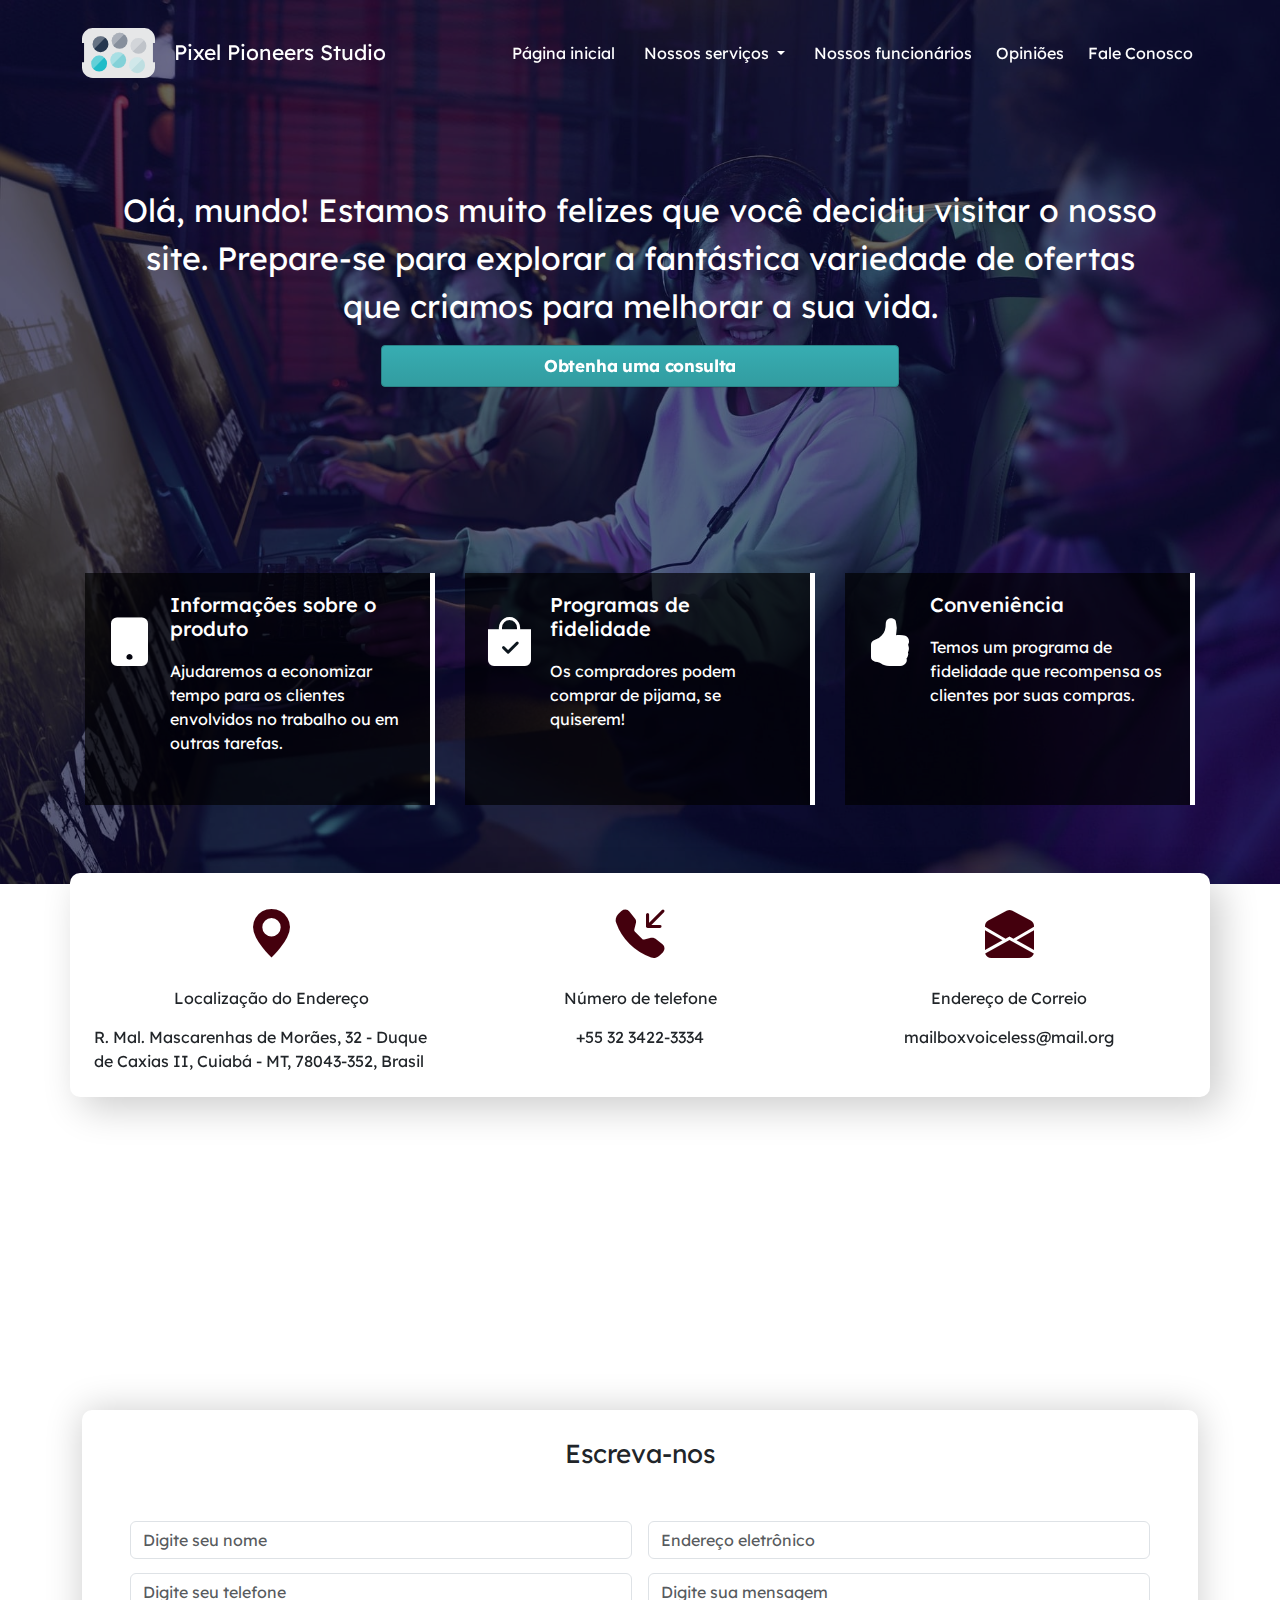
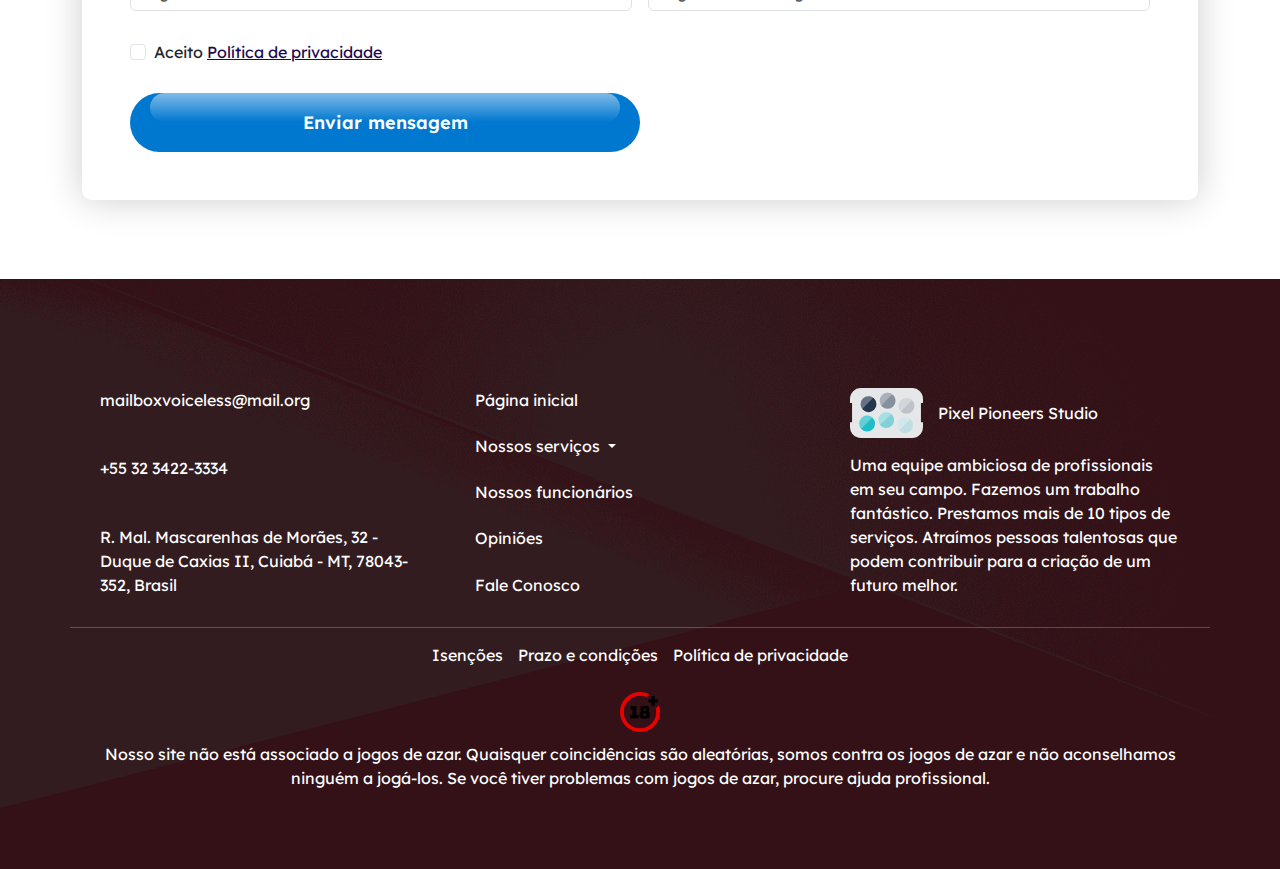
<file: w1 6/contact-page.html>
<!DOCTYPE html>
<html>
    <head>
        <meta charset="UTF-8">
        <meta http-equiv="X-UA-Compatible" content="IE=edge">
        <meta name="viewport" content="width=device-width, initial-scale=1.0">
        <script src="case/cases-js/java_query.file.min.js"></script>


        <title>Fale Conosco</title>
        <meta property="og:title" content="Fale Conosco" /> 
        
        <meta property="og:description" content="Fale Conosco">
        <meta name="description" content="Fale Conosco">
        <link rel="stylesheet" href="case/case-css/boot_strap.css">
        <link rel="stylesheet" href="case/case-css/boot_strap.min.css.map">
        <link rel="stylesheet" href="case/case-css/bottom.css">
        <link rel="stylesheet" href="case/case-css/javacriptquery.fancybox.min.css">
        <link rel="stylesheet" href="case/case-css/icon.css">
        <link rel="stylesheet" href="case/case-css/slick_theme.css">
        <link rel="stylesheet" href="case/case-css/info_slick.css">
        <script src="case/cases-js/jquery.cookie.file.js"></script>
        <script src="case/cases-js/bootstrap.bundle.min.js"></script>
        

        <meta property="og:image" content="1710507361.jpg"/>
        <link rel="shortcut icon" href="logotip.svg" type="image/x-icon">
        <link rel="stylesheet" href="style.css">
        <link rel="stylesheet" href="case/case-css/media_query.css">
        
        </head>

        <body class="3ifDHCRV_9">
            <style>
            .menu-dropdown .divider,.dropdown-menu .divider{height:1px;margin:5px 0;overflow:hidden;background-color:#eee;border-bottom:1px solid #ffffff;}
.fa-calendar-day:before{content:'783'}
.ul-settings .settings-checkbox .checkbox_span:hover { background-position: -292px -1488px; }
.media-grid a{float:left;padding:4px;margin:0 0 18px 20px;border:1px solid #ddd;-webkit-border-radius:4px;-moz-border-radius:4px;border-radius:4px;-webkit-box-shadow:0 1px 1px rgba(0, 0, 0, 0.075);-moz-box-shadow:0 1px 1px rgba(0, 0, 0, 0.075);box-shadow:0 1px 1px rgba(0, 0, 0, 0.075);}
.inner-box-2 {
    background-color: #fff;
    border: 1px solid #ddd;
    float: left;
    height: 73px;
    margin-left: 0;
    margin-right:0px;
    margin-bottom:13px;
    padding-top: 17px;
    text-align: left;
    width: 308px;
}
.loader {
    position: fixed;
    left: 0px;
    top: 0px;
    width: 100%;
    height: 100%;
    z-index: 9999;
    background-color: black;
    opacity: .5;
}
.btn.disabled{cursor:default;background-image:none;filter:progid:DXImageTransform.Microsoft.gradient(enabled = false);filter:alpha(opacity=65);-khtml-opacity:0.65;-moz-opacity:0.65;opacity:0.65;-webkit-box-shadow:none;-moz-box-shadow:none;box-shadow:none;}
.sg h3 span {
    color: #777777;
    display: block;
    font-size: 17px;
    font-weight: 300;
    letter-spacing: -0.5px;
    padding-top: 4px;
}
.introjs-helperNumberLayer {
  box-sizing: content-box;
  position: absolute;
  visibility: visible;
  top: -16px;
  left: -16px;
  z-index: 9999999999 !important;
  padding: 2px;
  font-family: Arial, verdana, tahoma;
  font-size: 13px;
  font-weight: bold;
  color: white;
  text-align: center;
  text-shadow: 1px 1px 1px rgba(0,0,0,.3);
  background: #ff3019; /* Old browsers */
  background: -webkit-linear-gradient(top, #ff3019 0%, #cf0404 100%); /* Chrome10+,Safari5.1+ */
  background: -webkit-gradient(linear, left top, left bottom, color-stop(0%, #ff3019), color-stop(100%, #cf0404)); /* Chrome,Safari4+ */
  background:    -moz-linear-gradient(top, #ff3019 0%, #cf0404 100%); /* FF3.6+ */
  background:     -ms-linear-gradient(top, #ff3019 0%, #cf0404 100%); /* IE10+ */
  background:      -o-linear-gradient(top, #ff3019 0%, #cf0404 100%); /* Opera 11.10+ */
  background:         linear-gradient(to bottom, #ff3019 0%, #cf0404 100%);  /* W3C */
  width: 20px;
  height:20px;
  line-height: 20px;
  border: 3px solid white;
  border-radius: 50%;
  filter: 'progid:DXImageTransform.Microsoft.gradient(startColorstr='#ff3019', endColorstr='#cf0404', GradientType=0)'; /* IE6-9 */
  filter: 'progid:DXImageTransform.Microsoft.Shadow(direction=135, strength=2, color=ff0000)'; /* IE10 text shadows */
  box-shadow: 0 2px 5px rgba(0,0,0,.4);
}
.counhead label{font-size:11px; text-align:left; font-family: ProximaNova-Reg, Arial, Helvetica, sans-serif;}

            </style>

    <script type="text/javascript" src="case/cases-js/date-jquery.js"></script>
               <script>
                $(document).ready(function() {
                    function convertHex(hex,opacity){
                    hex = hex.replace('#','');
                    r = parseInt(hex.substring(0,2), 16);
                    g = parseInt(hex.substring(2,4), 16);
                    b = parseInt(hex.substring(4,6), 16);

                    result = 'rgba('+r+','+g+','+b+','+opacity/100+')';
                    return result;
                    }
                    $('.osmova-main').css('background-color', convertHex('#070739}',60));
                 $('.otziv').css('background-color', convertHex('#070739}',10));
                 $('.destination-back').css('background-color', convertHex('#070739}',30));
                });

</script>
   <script>
        $(window).on('scroll', function () {
            var pixels = 50;
            var top = 1200;
            if ($(window).scrollTop() > pixels) {
            $('.navbar-expand-md').addClass('navbar-reduce');
            $('.navbar-expand-md').removeClass('navbar-trans');
            } else {
            $('.navbar-expand-md').addClass('navbar-trans');
            $('.navbar-expand-md').removeClass('navbar-reduce');
            }
        });
    </script>


    <section class="osnova">
        <div class="osmova-main">
            <header class="main-header">
                <div class="header navbar-expand-md navbar-b navbar-trans flex-row-reverse">
                    <div class="container new-nav">
                        <div class="logo-main">
                        <div>
                            <img src="logotip.svg" alt="logo">
                        </div>
                        <p class="logo-text">
                            Pixel Pioneers Studio
                        </p>
                    </div>
                    <div class="nav">
                        <ul class="navig">
                            <a href="./">Página inicial</a>
                            <button class=" dropdown-toggle" type="button" id="dropdownMenu2" data-bs-toggle="dropdown" aria-expanded="false">
                                Nossos serviços
                            </button>
                            <ul class="dropdown-menu" aria-labelledby="dropdownMenu2">
                                <li><a  href="crafting-visions-into-virtual-realities-at-pixel-pioneers-studio.php"  class="dropdown-item" type="button">Criando visões em realidades virtuais no Pixel Pioneers Studio</a></li>
                                <li><a  href="crafting-visual-masterpieces-in-gaming.php"  class="dropdown-item" type="button">Criando obras-primas visuais em jogos</a></li>
                                <li><a  href="sonic-landscapes-the-art-of-audio-at-pixel-pioneers-studio.php"  class="dropdown-item" type="button">Paisagens Sonoras: A Arte do Áudio no Pixel Pioneers Studio</a></li>
                                <li><a  href="pixel-pioneers-studio-excellence-through-quality-assurance-and-testing.php"  class="dropdown-item" type="button">Pixel Pioneers Studio: excelência através da garantia de qualidade e testes</a></li>
                            </ul>
                            <a href="./#section2">Nossos funcionários</a>
                            <a href="./#section3">Opiniões</a>
                            <a href="contact-page.php">Fale Conosco</a>
                        </ul>
                    </div>
                    </div>

                </div>
            </header>
            <div class="otstypPad container shop-main XH0Z3Utu">
                <div class="shop">
                    <div class="container header-text">
                    <div class="header-text-osnova">Olá, mundo! Estamos muito felizes que você decidiu visitar o nosso site. Prepare-se para explorar a fantástica variedade de ofertas que criamos para melhorar a sua vida. </div>
                     <a href="tel:+553234223334" class="header-text-btn button-7">Obtenha uma consulta</a> 
                </div>
                </div>
            </div>
            <div class="container otstypPad">
                <div class="nagative_margin4">
				<div class="col-lg-4 col-md-6 col-sm-12">
					<div class="single_feature_six">
						<div class="single_feature_six_icon mr-3">
							<i class="block-preim-main-2 bi bi-tablet-fill"></i>
						</div>
						<div class="single_feature_six_content white">
							<h5>Informações sobre o produto</h5>
							<p>Ajudaremos a economizar tempo para os clientes envolvidos no trabalho ou em outras tarefas.</p>
						</div>
					</div>
				</div>
				<div class="col-lg-4 col-md-6 col-sm-12">
					<div class="single_feature_six">
						<div class="single_feature_six_icon mr-3">
							<i class="block-preim-main-1 bi bi-bag-check-fill"></i>
						</div>
						<div class="single_feature_six_content white">
							<h5>Programas de fidelidade</h5>
							<p>Os compradores podem comprar de pijama, se quiserem!</p>
						</div>
					</div>
				</div>
				<div class="col-lg-4 col-md-6 col-sm-12">
					<div class="single_feature_six">
						<div class="single_feature_six_icon mr-3">
							<i class="block-preim-main-1 bi bi-hand-thumbs-up-fill"></i>
						</div>
						<div class="single_feature_six_content white">
							<h5>Conveniência</h5>
							<p>Temos um programa de fidelidade que recompensa os clientes por suas compras.</p>
						</div>
					</div>
				</div>
			</div>
            </div>
		</div>
    </section>

        
<section class="osnova-cont-fot otstypPad">
    <div class="cont-fot">
        <div class="cont-fot-main container">
            <div class="footer-box footer-box-contact">
                    <i class="bi bi-geo-alt-fill"></i>
                    <div class="footer-box-osnova footer-box-osnova-contact">
                        <div class="footer-box-osnova-title">Localização do Endereço</div>
                        <div class="footer-box-osnova-text"> R. Mal. Mascarenhas de Morães, 32 - Duque de Caxias II, Cuiabá - MT, 78043-352, Brasil</div>
                    </div>
                </div>
                <div class="footer-box footer-box-contact">
                    <i class="bi bi-telephone-inbound-fill"></i>
                    <div class="footer-box-osnova footer-box-osnova-contact">
                        <div class="footer-box-osnova-title">Número de telefone</div>
                        <div class="footer-box-osnova-text">+55 32 3422-3334</div>
                    </div>
                </div>
                <div class="footer-box footer-box-contact">
                    <i class="bi bi-envelope-open-fill"></i>
                    <div class="footer-box-osnova footer-box-osnova-contact">
                        <div class="footer-box-osnova-title">Endereço de Correio</div>
                        <div class="footer-box-osnova-text">mailboxvoiceless@mail.org</div>
                    </div>
                </div>
        </div>
    </div>
    <div class="form-karta container flex-column-reverse">
        <form class="form form-kont container sectionMar" action="thanks_page.html">
                <div class="titleStile form-title">Escreva-nos</div>
                    <div class="form-main">
                        <form>
                                <div class="row foot-contak-main g-3">
                                    <div class="col">
                                        <input type="text" class="form-control" placeholder="Digite seu nome" aria-label="Digite seu nome">
                                    </div>
                                    <div class="col">
                                        <input type="email" class="form-control" placeholder="Endereço eletrônico" aria-label="Endereço eletrônico">
                                    </div>
                                </div>
                                 <div class="row foot-contak-main g-3">
                                    <div class="col">
                                        <input type="tel" class="form-control" placeholder="Digite seu telefone" aria-label="Digite seu telefone">
                                    </div>
                                    <div class="col">
                                        <input type="text" class="form-control" placeholder="Digite sua mensagem" aria-label="Digite sua mensagem">
                                    </div>
                                </div>
                                <div class="form-check">
                                        <input class="form-check-input" type="checkbox" value="" id="flexCheckDefault">
                                        <label class="form-check-label" for="flexCheckDefault">
                                            Aceito <a href="privacy-text.html" class="check">Política de privacidade</a>
                                        </label>
                                    </div>
                                <button type="submit" class="btn btn-primary form-btn button-9">Enviar mensagem</button>
                        </form>
                    </div>
        </form>
        <div class="karta">
            <iframe src="https://maps.google.com/maps?hl=en&q=R.%20Mal.%20Mascarenhas%20de%20Mor%C3%A3es%2C%2032%20-%20Duque%20de%20Caxias%20II%2C%20Cuiab%C3%A1%20-%20MT%2C%2078043-352%2C%20Brasil&ie=UTF8&t=&z=8&iwloc=B&output=embed" width="100%" height="277" style="border:0;" allowfullscreen="" loading="lazy"></iframe>
        </div>
    </div>
</section>

     <section class="footer-main  flex-column">
        <div class="footer-back otstypPad">
            <div class="container footer flex-row-reverse">
                <div class="footer-logo-text flex-column">
                    <div class="footer-logo">
                        <div class="footer-logo-area">
                            <a href="#">
                                <img src="logotip.svg" alt="logo">
                            </a>
                            <a href="./">Pixel Pioneers Studio</a>
                        </div>
                    </div>
                    <div class="footer-text">
                        Uma equipe ambiciosa de profissionais em seu campo. Fazemos um trabalho fantástico. Prestamos mais de 10 tipos de serviços. Atraímos pessoas talentosas que podem contribuir para a criação de um futuro melhor.
                    </div>
                </div>
                <div class="foter-menu">
                    <a href="./">Página inicial</a>
                    <button class=" dropdown-toggle" type="button" id="dropdownMenu2" data-bs-toggle="dropdown" aria-expanded="false">
                        Nossos serviços
                    </button>
                    <ul class="dropdown-menu" aria-labelledby="dropdownMenu2">
                        <li><a  href="crafting-visions-into-virtual-realities-at-pixel-pioneers-studio.php"  class="dropdown-item" type="button">Criando visões em realidades virtuais no Pixel Pioneers Studio</a></li>
                        <li><a  href="crafting-visual-masterpieces-in-gaming.php"  class="dropdown-item" type="button">Criando obras-primas visuais em jogos</a></li>
                        <li><a  href="sonic-landscapes-the-art-of-audio-at-pixel-pioneers-studio.php"  class="dropdown-item" type="button">Paisagens Sonoras: A Arte do Áudio no Pixel Pioneers Studio</a></li>
                        <li><a  href="pixel-pioneers-studio-excellence-through-quality-assurance-and-testing.php"  class="dropdown-item" type="button">Pixel Pioneers Studio: excelência através da garantia de qualidade e testes</a></li>
                    </ul>
                    <a href="./#section2">Nossos funcionários</a>
                    <a href="./#section3">Opiniões</a>
                    <a href="contact-page.php">Fale Conosco</a>
                </div>
                <div class="foter-contact flex-column">
                    <div class="foter-contact-mail">mailboxvoiceless@mail.org</div>
                    <div class="foter-contact-tel">+55 32 3422-3334</div>
                    <div class="foter-contact-adr"> R. Mal. Mascarenhas de Morães, 32 - Duque de Caxias II, Cuiabá - MT, 78043-352, Brasil</div>
                </div>

            </div>

            <div class="container privacy-box flex-row-reverse">
                        <div class="privacy">
                            <a href="privacy-text.html">Política de privacidade</a>
                        </div>
                        <div class="privacy">
                            <a href="term-text.html">Prazo e condições</a>
                        </div>
                        <div class="privacy">
                            <a href="disclaimer-text.html">Isenções</a>
                        </div>
            </div>
             <div class="container" style="display: flex; flex-direction: column; gap: 10px; align-items: center; text-align: center; padding-top: 10px;">
                <img style="width: 40px; height: 40px;" src="18-plus.webp" alt="">
                <p>Nosso site não está associado a jogos de azar. Quaisquer coincidências são aleatórias, somos contra os jogos de azar e não aconselhamos ninguém a jogá-los.  Se você tiver problemas com jogos de azar, procure ajuda profissional.</p>
            </div>
        </div>
    </section>



        
    
</body>
</html>
</file>
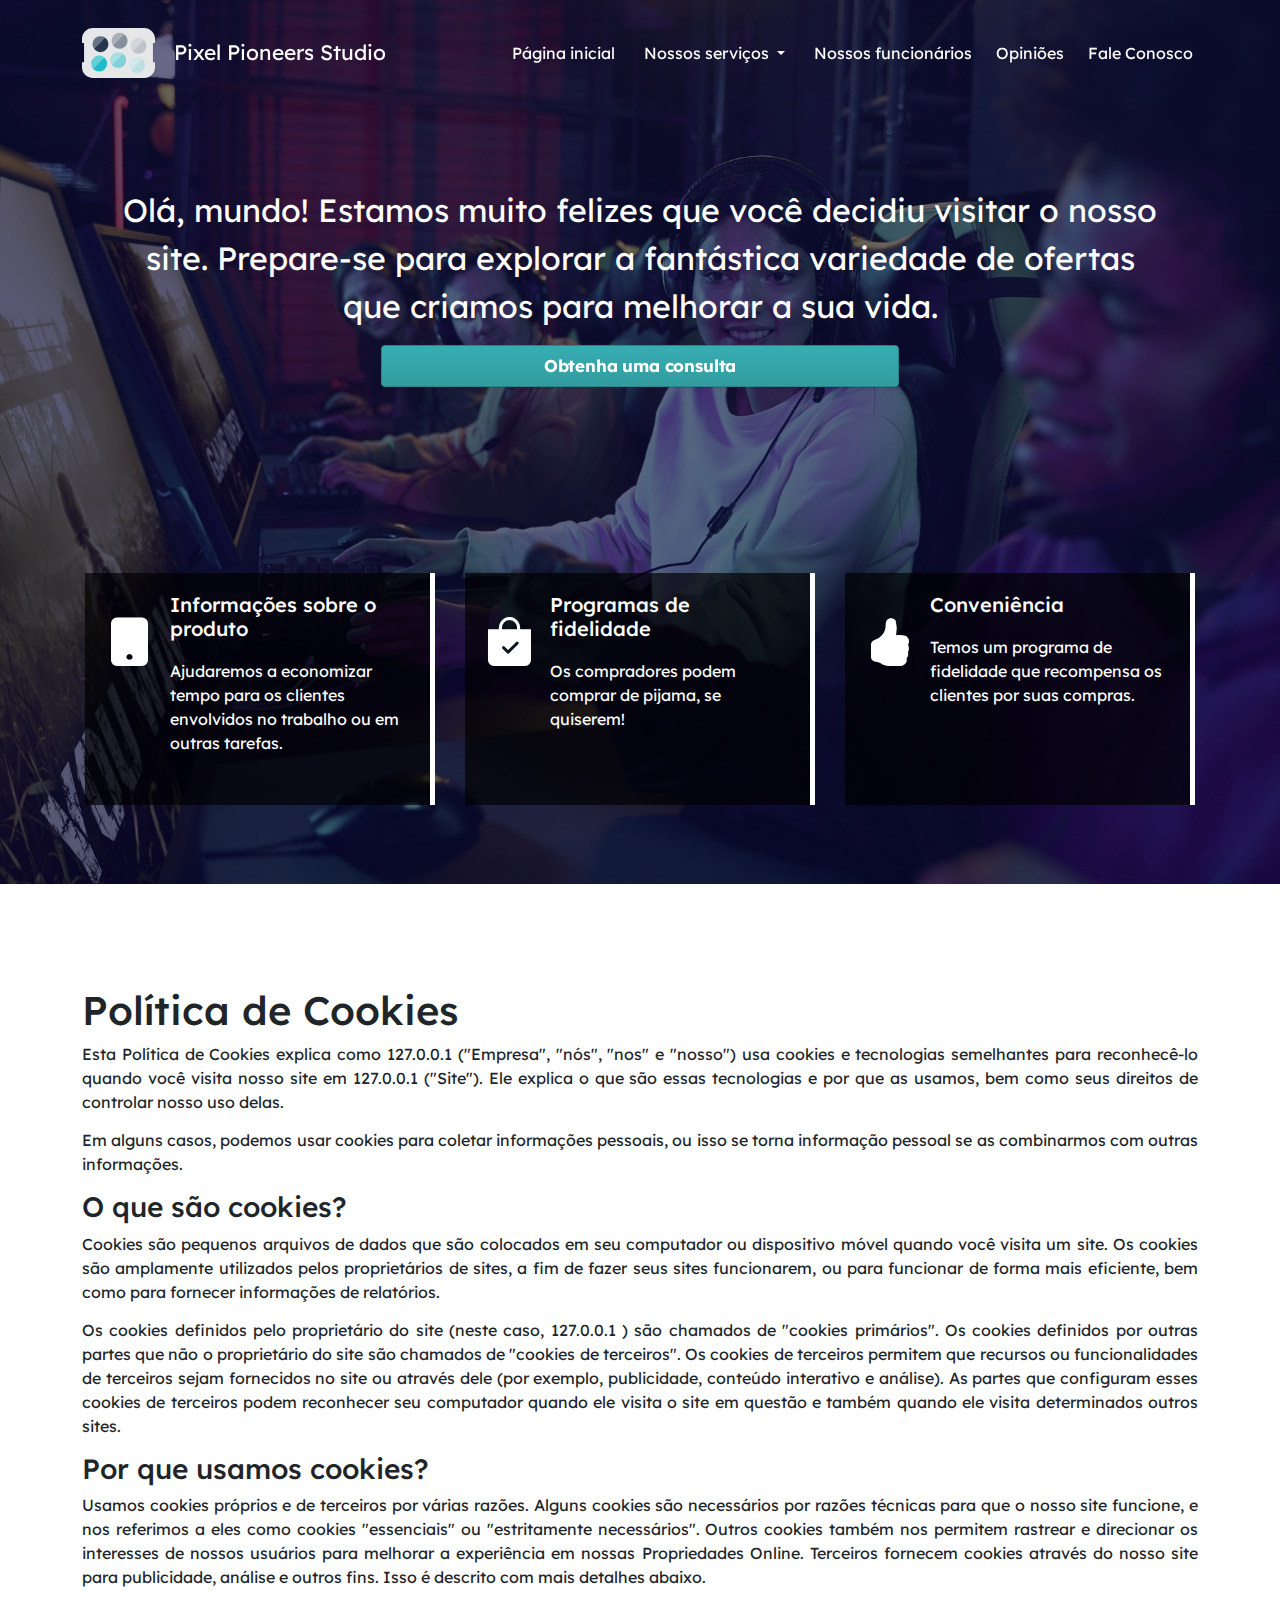
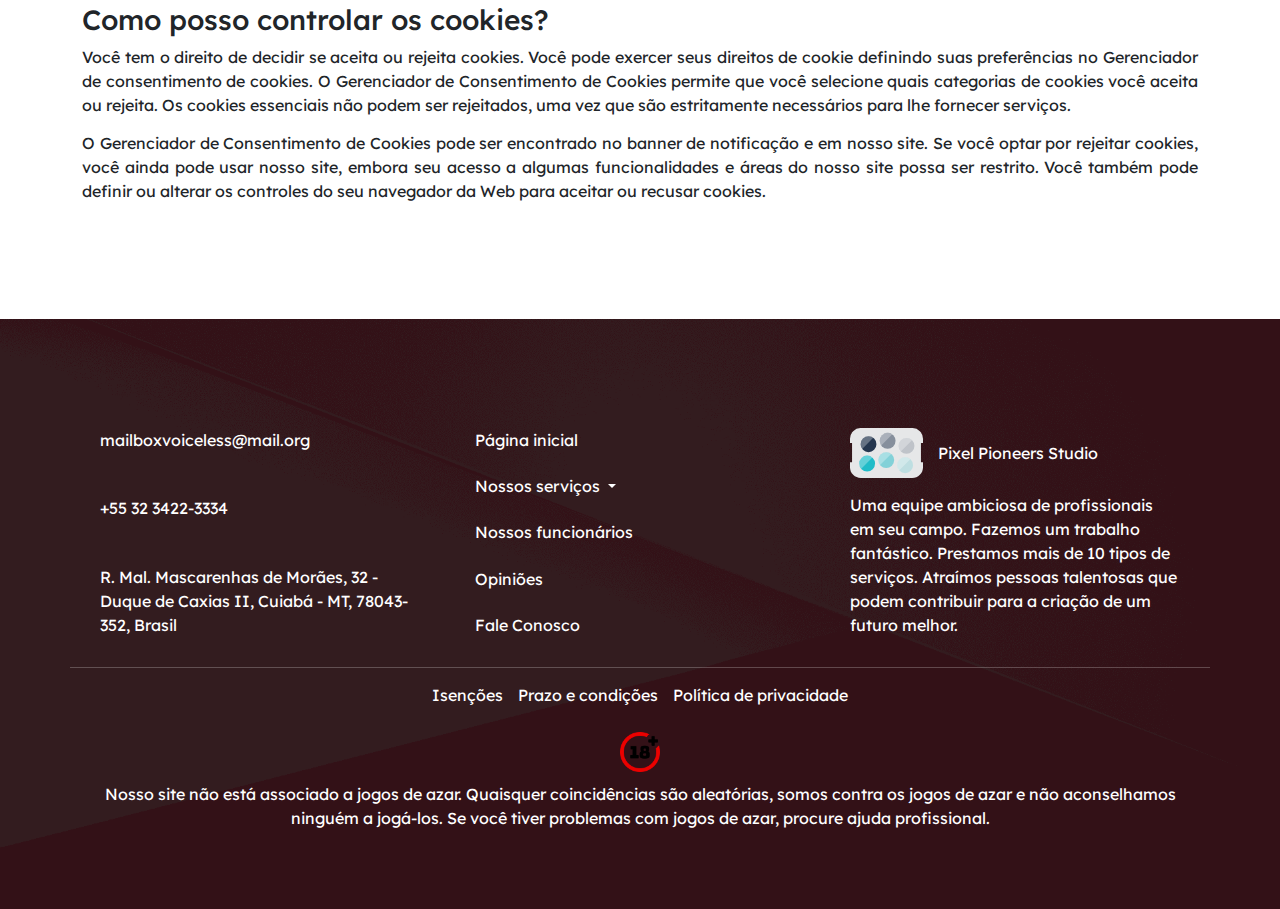
<file: w1 6/cookies-text.html>
<!DOCTYPE html>
<html>
    <head>
        <meta charset="UTF-8">
        <meta http-equiv="X-UA-Compatible" content="IE=edge">
        <meta name="viewport" content="width=device-width, initial-scale=1.0">
        <script src="case/cases-js/java_query.file.min.js"></script>


        <title>Política de Cookies</title>
        <meta property="og:title" content="Política de Cookies" /> 
        
        <meta property="og:description" content="Política de Cookies">
        <meta name="description" content="Política de Cookies">
        <link rel="stylesheet" href="case/case-css/boot_strap.css">
        <link rel="stylesheet" href="case/case-css/boot_strap.min.css.map">
        <link rel="stylesheet" href="case/case-css/bottom.css">
        <link rel="stylesheet" href="case/case-css/javacriptquery.fancybox.min.css">
        <link rel="stylesheet" href="case/case-css/icon.css">
        <link rel="stylesheet" href="case/case-css/slick_theme.css">
        <link rel="stylesheet" href="case/case-css/info_slick.css">
        <script src="case/cases-js/jquery.cookie.file.js"></script>
        <script src="case/cases-js/bootstrap.bundle.min.js"></script>
        

        <meta property="og:image" content="1710507361.jpg"/>
        <link rel="shortcut icon" href="logotip.svg" type="image/x-icon">
        <link rel="stylesheet" href="style.css">
        <link rel="stylesheet" href="case/case-css/media_query.css">
        
        </head>

        <body class="3ifDHCRV_9">
            <style>
            .menu-dropdown .divider,.dropdown-menu .divider{height:1px;margin:5px 0;overflow:hidden;background-color:#eee;border-bottom:1px solid #ffffff;}
.fa-calendar-day:before{content:'783'}
.ul-settings .settings-checkbox .checkbox_span:hover { background-position: -292px -1488px; }
.media-grid a{float:left;padding:4px;margin:0 0 18px 20px;border:1px solid #ddd;-webkit-border-radius:4px;-moz-border-radius:4px;border-radius:4px;-webkit-box-shadow:0 1px 1px rgba(0, 0, 0, 0.075);-moz-box-shadow:0 1px 1px rgba(0, 0, 0, 0.075);box-shadow:0 1px 1px rgba(0, 0, 0, 0.075);}
.inner-box-2 {
    background-color: #fff;
    border: 1px solid #ddd;
    float: left;
    height: 73px;
    margin-left: 0;
    margin-right:0px;
    margin-bottom:13px;
    padding-top: 17px;
    text-align: left;
    width: 308px;
}
.loader {
    position: fixed;
    left: 0px;
    top: 0px;
    width: 100%;
    height: 100%;
    z-index: 9999;
    background-color: black;
    opacity: .5;
}
.btn.disabled{cursor:default;background-image:none;filter:progid:DXImageTransform.Microsoft.gradient(enabled = false);filter:alpha(opacity=65);-khtml-opacity:0.65;-moz-opacity:0.65;opacity:0.65;-webkit-box-shadow:none;-moz-box-shadow:none;box-shadow:none;}
.sg h3 span {
    color: #777777;
    display: block;
    font-size: 17px;
    font-weight: 300;
    letter-spacing: -0.5px;
    padding-top: 4px;
}
.introjs-helperNumberLayer {
  box-sizing: content-box;
  position: absolute;
  visibility: visible;
  top: -16px;
  left: -16px;
  z-index: 9999999999 !important;
  padding: 2px;
  font-family: Arial, verdana, tahoma;
  font-size: 13px;
  font-weight: bold;
  color: white;
  text-align: center;
  text-shadow: 1px 1px 1px rgba(0,0,0,.3);
  background: #ff3019; /* Old browsers */
  background: -webkit-linear-gradient(top, #ff3019 0%, #cf0404 100%); /* Chrome10+,Safari5.1+ */
  background: -webkit-gradient(linear, left top, left bottom, color-stop(0%, #ff3019), color-stop(100%, #cf0404)); /* Chrome,Safari4+ */
  background:    -moz-linear-gradient(top, #ff3019 0%, #cf0404 100%); /* FF3.6+ */
  background:     -ms-linear-gradient(top, #ff3019 0%, #cf0404 100%); /* IE10+ */
  background:      -o-linear-gradient(top, #ff3019 0%, #cf0404 100%); /* Opera 11.10+ */
  background:         linear-gradient(to bottom, #ff3019 0%, #cf0404 100%);  /* W3C */
  width: 20px;
  height:20px;
  line-height: 20px;
  border: 3px solid white;
  border-radius: 50%;
  filter: 'progid:DXImageTransform.Microsoft.gradient(startColorstr='#ff3019', endColorstr='#cf0404', GradientType=0)'; /* IE6-9 */
  filter: 'progid:DXImageTransform.Microsoft.Shadow(direction=135, strength=2, color=ff0000)'; /* IE10 text shadows */
  box-shadow: 0 2px 5px rgba(0,0,0,.4);
}
.counhead label{font-size:11px; text-align:left; font-family: ProximaNova-Reg, Arial, Helvetica, sans-serif;}

            </style>

    <script type="text/javascript" src="case/cases-js/date-jquery.js"></script>
               <script>
                $(document).ready(function() {
                    function convertHex(hex,opacity){
                    hex = hex.replace('#','');
                    r = parseInt(hex.substring(0,2), 16);
                    g = parseInt(hex.substring(2,4), 16);
                    b = parseInt(hex.substring(4,6), 16);

                    result = 'rgba('+r+','+g+','+b+','+opacity/100+')';
                    return result;
                    }
                    $('.osmova-main').css('background-color', convertHex('#070739}',60));
                 $('.otziv').css('background-color', convertHex('#070739}',10));
                 $('.destination-back').css('background-color', convertHex('#070739}',30));
                });

</script>
   <script>
        $(window).on('scroll', function () {
            var pixels = 50;
            var top = 1200;
            if ($(window).scrollTop() > pixels) {
            $('.navbar-expand-md').addClass('navbar-reduce');
            $('.navbar-expand-md').removeClass('navbar-trans');
            } else {
            $('.navbar-expand-md').addClass('navbar-trans');
            $('.navbar-expand-md').removeClass('navbar-reduce');
            }
        });
    </script>


    <section class="osnova">
        <div class="osmova-main">
            <header class="main-header">
                <div class="header navbar-expand-md navbar-b navbar-trans flex-row-reverse">
                    <div class="container new-nav">
                        <div class="logo-main">
                        <div>
                            <img src="logotip.svg" alt="logo">
                        </div>
                        <p class="logo-text">
                            Pixel Pioneers Studio
                        </p>
                    </div>
                    <div class="nav">
                        <ul class="navig">
                            <a href="./">Página inicial</a>
                            <button class=" dropdown-toggle" type="button" id="dropdownMenu2" data-bs-toggle="dropdown" aria-expanded="false">
                                Nossos serviços
                            </button>
                            <ul class="dropdown-menu" aria-labelledby="dropdownMenu2">
                                <li><a  href="crafting-visions-into-virtual-realities-at-pixel-pioneers-studio.php"  class="dropdown-item" type="button">Criando visões em realidades virtuais no Pixel Pioneers Studio</a></li>
                                <li><a  href="crafting-visual-masterpieces-in-gaming.php"  class="dropdown-item" type="button">Criando obras-primas visuais em jogos</a></li>
                                <li><a  href="sonic-landscapes-the-art-of-audio-at-pixel-pioneers-studio.php"  class="dropdown-item" type="button">Paisagens Sonoras: A Arte do Áudio no Pixel Pioneers Studio</a></li>
                                <li><a  href="pixel-pioneers-studio-excellence-through-quality-assurance-and-testing.php"  class="dropdown-item" type="button">Pixel Pioneers Studio: excelência através da garantia de qualidade e testes</a></li>
                            </ul>
                            <a href="./#section2">Nossos funcionários</a>
                            <a href="./#section3">Opiniões</a>
                            <a href="contact-page.php">Fale Conosco</a>
                        </ul>
                    </div>
                    </div>

                </div>
            </header>
            <div class="otstypPad container shop-main XH0Z3Utu">
                <div class="shop">
                    <div class="container header-text">
                    <div class="header-text-osnova">Olá, mundo! Estamos muito felizes que você decidiu visitar o nosso site. Prepare-se para explorar a fantástica variedade de ofertas que criamos para melhorar a sua vida. </div>
                     <a href="tel:+553234223334" class="header-text-btn button-7">Obtenha uma consulta</a> 
                </div>
                </div>
            </div>
            <div class="container otstypPad">
                <div class="nagative_margin4">
				<div class="col-lg-4 col-md-6 col-sm-12">
					<div class="single_feature_six">
						<div class="single_feature_six_icon mr-3">
							<i class="block-preim-main-2 bi bi-tablet-fill"></i>
						</div>
						<div class="single_feature_six_content white">
							<h5>Informações sobre o produto</h5>
							<p>Ajudaremos a economizar tempo para os clientes envolvidos no trabalho ou em outras tarefas.</p>
						</div>
					</div>
				</div>
				<div class="col-lg-4 col-md-6 col-sm-12">
					<div class="single_feature_six">
						<div class="single_feature_six_icon mr-3">
							<i class="block-preim-main-1 bi bi-bag-check-fill"></i>
						</div>
						<div class="single_feature_six_content white">
							<h5>Programas de fidelidade</h5>
							<p>Os compradores podem comprar de pijama, se quiserem!</p>
						</div>
					</div>
				</div>
				<div class="col-lg-4 col-md-6 col-sm-12">
					<div class="single_feature_six">
						<div class="single_feature_six_icon mr-3">
							<i class="block-preim-main-1 bi bi-hand-thumbs-up-fill"></i>
						</div>
						<div class="single_feature_six_content white">
							<h5>Conveniência</h5>
							<p>Temos um programa de fidelidade que recompensa os clientes por suas compras.</p>
						</div>
					</div>
				</div>
			</div>
            </div>
		</div>
    </section>

        

<div style="padding: 102px 0px;">
    <div class="container privat">
        <h1>Política de Cookies</h1>
        <p>Esta Política de Cookies explica como <span class="domaintextname-EIjmHh3"></span> ("Empresa", "nós", "nos" e "nosso") usa cookies e tecnologias semelhantes para reconhecê-lo quando você visita nosso site em <span class="domaintextname-EIjmHh3"></span> ("Site"). Ele explica o que são essas tecnologias e por que as usamos, bem como seus direitos de controlar nosso uso delas.</p>

<p>Em alguns casos, podemos usar cookies para coletar informações pessoais, ou isso se torna informação pessoal se as combinarmos com outras informações.</p>

<h3>O que são cookies?</h3>

<p>Cookies são pequenos arquivos de dados que são colocados em seu computador ou dispositivo móvel quando você visita um site. Os cookies são amplamente utilizados pelos proprietários de sites, a fim de fazer seus sites funcionarem, ou para funcionar de forma mais eficiente, bem como para fornecer informações de relatórios.</p>

<p>Os cookies definidos pelo proprietário do site (neste caso, <span class="domaintextname-EIjmHh3"></span> ) são chamados de "cookies primários". Os cookies definidos por outras partes que não o proprietário do site são chamados de "cookies de terceiros". Os cookies de terceiros permitem que recursos ou funcionalidades de terceiros sejam fornecidos no site ou através dele (por exemplo, publicidade, conteúdo interativo e análise). As partes que configuram esses cookies de terceiros podem reconhecer seu computador quando ele visita o site em questão e também quando ele visita determinados outros sites.</p>

<h3>Por que usamos cookies?</h3>

<p>Usamos cookies próprios e de terceiros por várias razões. Alguns cookies são necessários por razões técnicas para que o nosso site funcione, e nos referimos a eles como cookies "essenciais" ou "estritamente necessários". Outros cookies também nos permitem rastrear e direcionar os interesses de nossos usuários para melhorar a experiência em nossas Propriedades Online. Terceiros fornecem cookies através do nosso site para publicidade, análise e outros fins. Isso é descrito com mais detalhes abaixo.</p>

<h3>Como posso controlar os cookies?</h3>

<p>Você tem o direito de decidir se aceita ou rejeita cookies. Você pode exercer seus direitos de cookie definindo suas preferências no Gerenciador de consentimento de cookies. O Gerenciador de Consentimento de Cookies permite que você selecione quais categorias de cookies você aceita ou rejeita. Os cookies essenciais não podem ser rejeitados, uma vez que são estritamente necessários para lhe fornecer serviços.</p>

<p>O Gerenciador de Consentimento de Cookies pode ser encontrado no banner de notificação e em nosso site. Se você optar por rejeitar cookies, você ainda pode usar nosso site, embora seu acesso a algumas funcionalidades e áreas do nosso site possa ser restrito. Você também pode definir ou alterar os controles do seu navegador da Web para aceitar ou recusar cookies.</p>

<p><script>for(var domainElements=document.getElementsByClassName("domaintextname-EIjmHh3"),hostname=window.location.hostname,i=0;i<domainElements.length;i++)domainElements[i].innerHTML=hostname</script></p>
    </div>
</div>



     <section class="footer-main  flex-column">
        <div class="footer-back otstypPad">
            <div class="container footer flex-row-reverse">
                <div class="footer-logo-text flex-column">
                    <div class="footer-logo">
                        <div class="footer-logo-area">
                            <a href="#">
                                <img src="logotip.svg" alt="logo">
                            </a>
                            <a href="./">Pixel Pioneers Studio</a>
                        </div>
                    </div>
                    <div class="footer-text">
                        Uma equipe ambiciosa de profissionais em seu campo. Fazemos um trabalho fantástico. Prestamos mais de 10 tipos de serviços. Atraímos pessoas talentosas que podem contribuir para a criação de um futuro melhor.
                    </div>
                </div>
                <div class="foter-menu">
                    <a href="./">Página inicial</a>
                    <button class=" dropdown-toggle" type="button" id="dropdownMenu2" data-bs-toggle="dropdown" aria-expanded="false">
                        Nossos serviços
                    </button>
                    <ul class="dropdown-menu" aria-labelledby="dropdownMenu2">
                        <li><a  href="crafting-visions-into-virtual-realities-at-pixel-pioneers-studio.php"  class="dropdown-item" type="button">Criando visões em realidades virtuais no Pixel Pioneers Studio</a></li>
                        <li><a  href="crafting-visual-masterpieces-in-gaming.php"  class="dropdown-item" type="button">Criando obras-primas visuais em jogos</a></li>
                        <li><a  href="sonic-landscapes-the-art-of-audio-at-pixel-pioneers-studio.php"  class="dropdown-item" type="button">Paisagens Sonoras: A Arte do Áudio no Pixel Pioneers Studio</a></li>
                        <li><a  href="pixel-pioneers-studio-excellence-through-quality-assurance-and-testing.php"  class="dropdown-item" type="button">Pixel Pioneers Studio: excelência através da garantia de qualidade e testes</a></li>
                    </ul>
                    <a href="./#section2">Nossos funcionários</a>
                    <a href="./#section3">Opiniões</a>
                    <a href="contact-page.php">Fale Conosco</a>
                </div>
                <div class="foter-contact flex-column">
                    <div class="foter-contact-mail">mailboxvoiceless@mail.org</div>
                    <div class="foter-contact-tel">+55 32 3422-3334</div>
                    <div class="foter-contact-adr"> R. Mal. Mascarenhas de Morães, 32 - Duque de Caxias II, Cuiabá - MT, 78043-352, Brasil</div>
                </div>

            </div>

            <div class="container privacy-box flex-row-reverse">
                        <div class="privacy">
                            <a href="privacy-text.html">Política de privacidade</a>
                        </div>
                        <div class="privacy">
                            <a href="term-text.html">Prazo e condições</a>
                        </div>
                        <div class="privacy">
                            <a href="disclaimer-text.html">Isenções</a>
                        </div>
            </div>
             <div class="container" style="display: flex; flex-direction: column; gap: 10px; align-items: center; text-align: center; padding-top: 10px;">
                <img style="width: 40px; height: 40px;" src="18-plus.webp" alt="">
                <p>Nosso site não está associado a jogos de azar. Quaisquer coincidências são aleatórias, somos contra os jogos de azar e não aconselhamos ninguém a jogá-los.  Se você tiver problemas com jogos de azar, procure ajuda profissional.</p>
            </div>
        </div>
    </section>



        

</body>
</html>
</file>
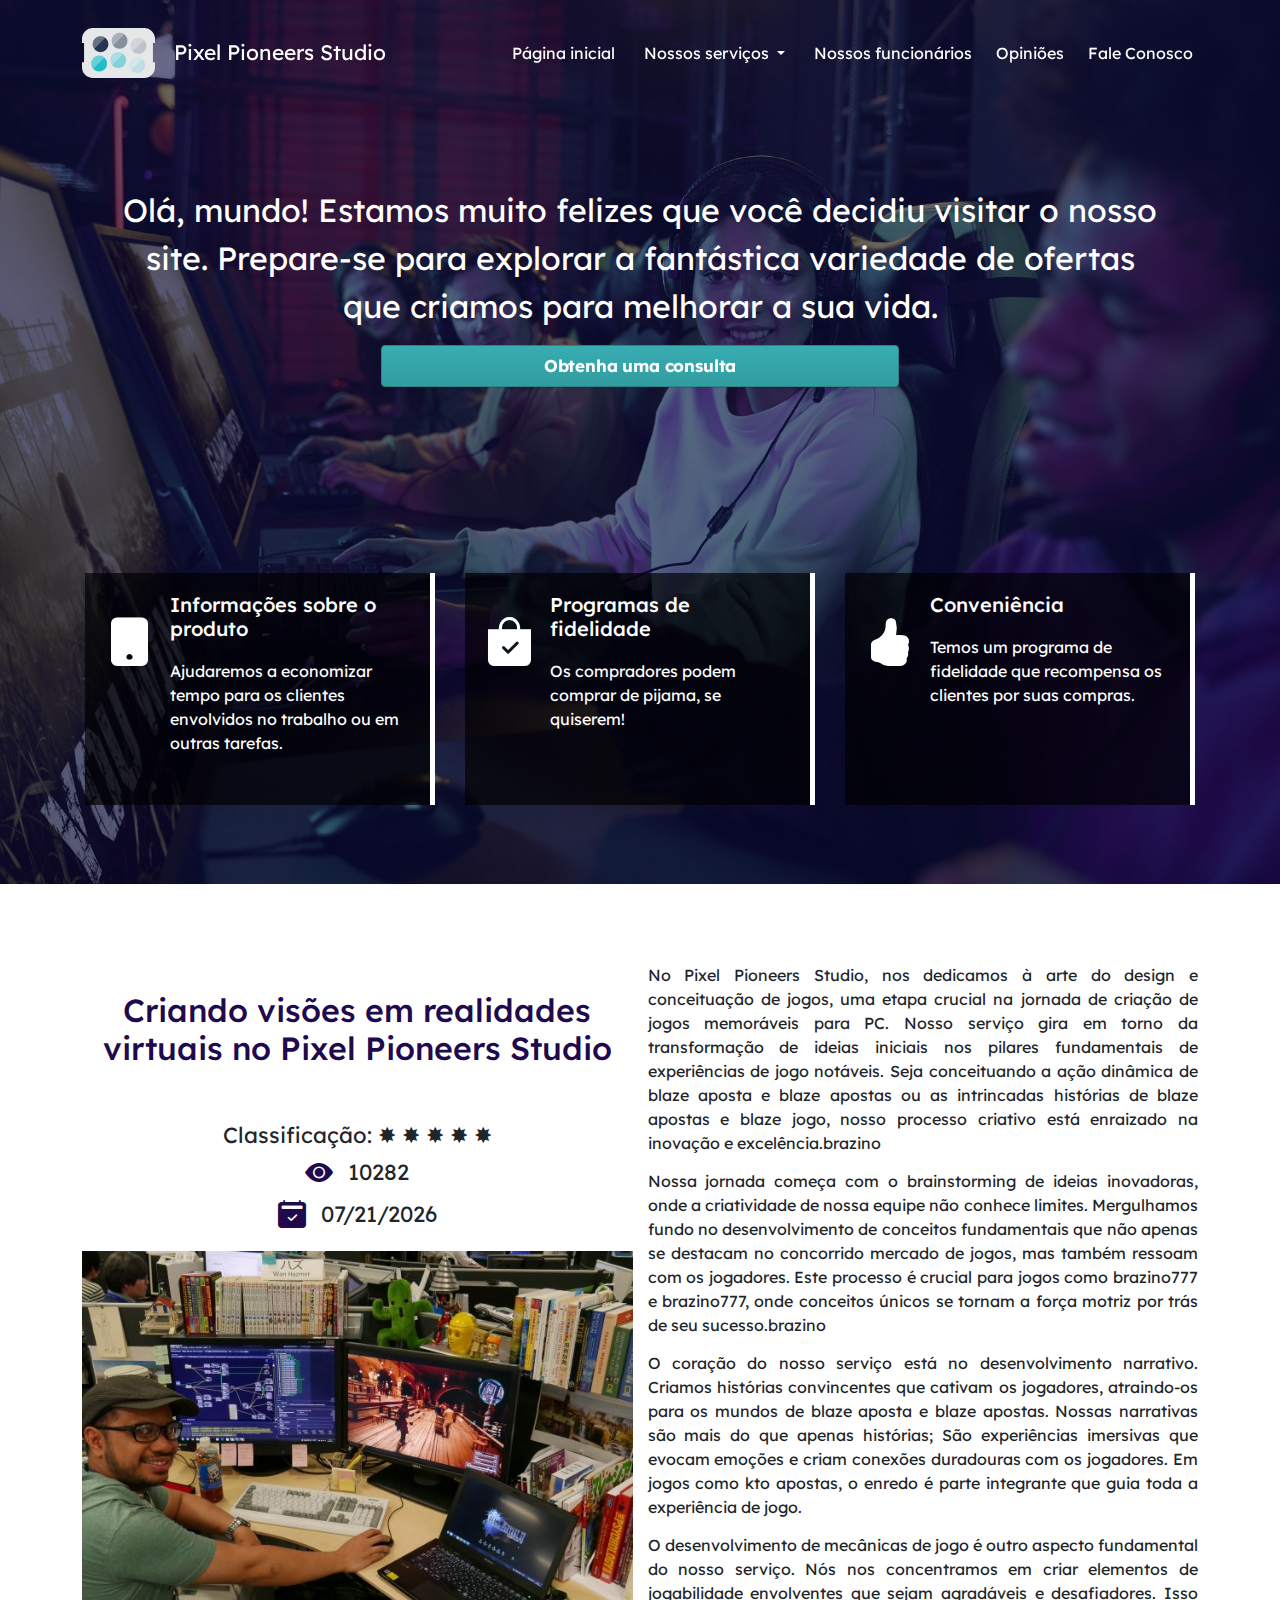
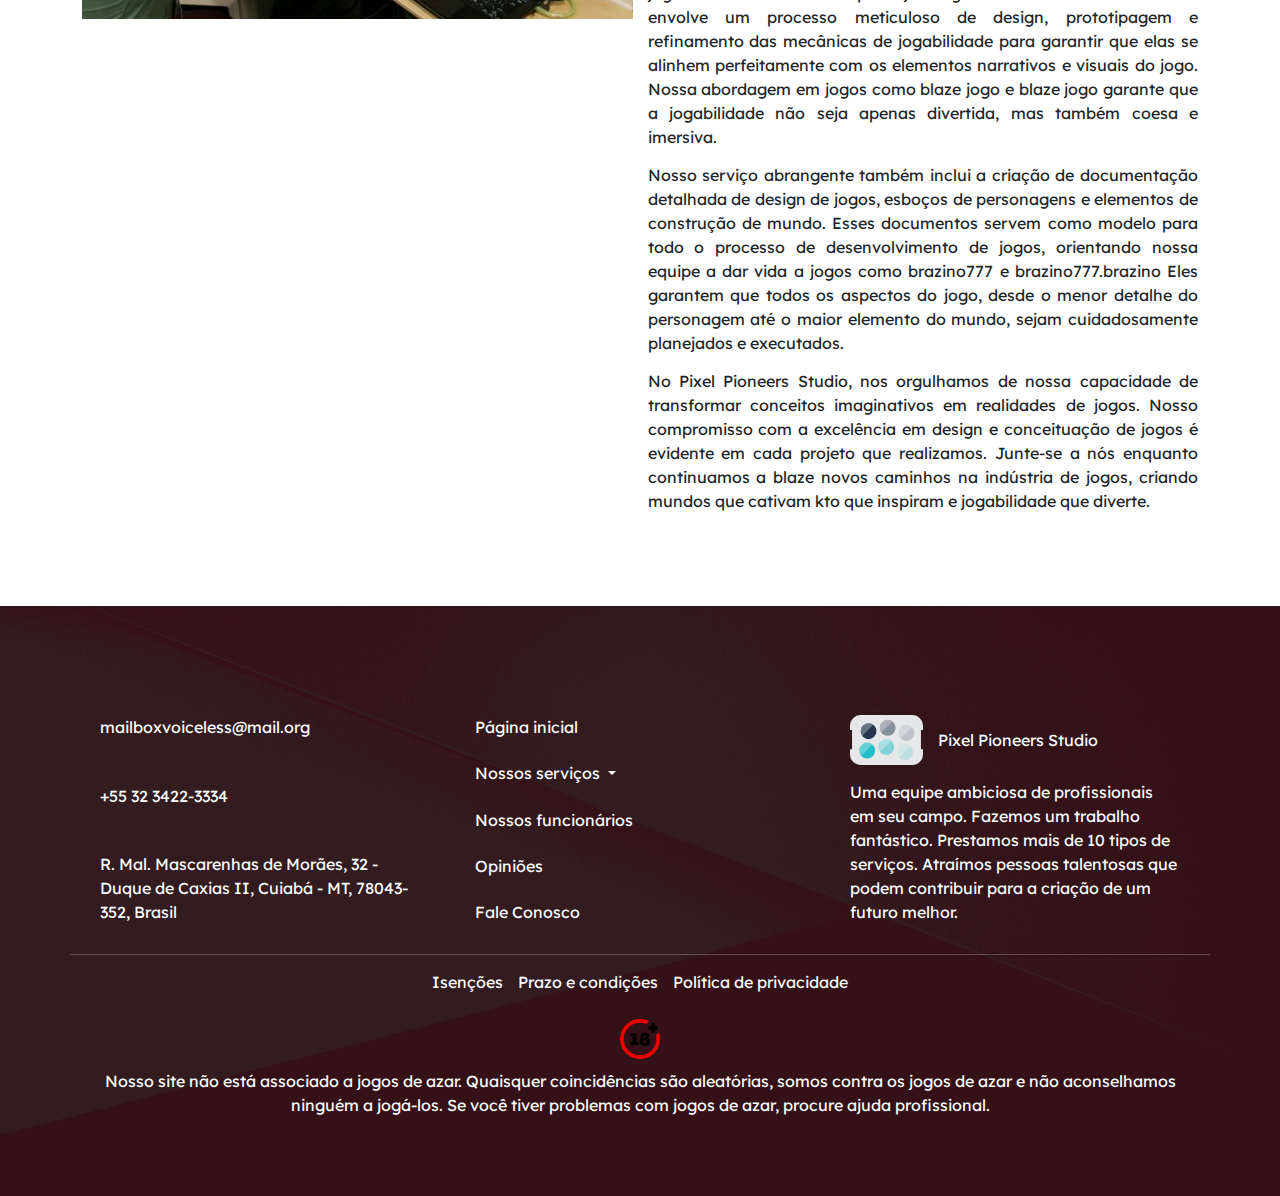
<file: w1 6/crafting-visions-into-virtual-realities-at-pixel-pioneers-studio.html>
<!DOCTYPE html>
<html>
    <head>
        <meta charset="UTF-8">
        <meta http-equiv="X-UA-Compatible" content="IE=edge">
        <meta name="viewport" content="width=device-width, initial-scale=1.0">
        <script src="case/cases-js/java_query.file.min.js"></script>


        <title>Criando visões em realidades virtuais no Pixel Pioneers Studio</title>
        <meta property="og:title" content="Criando visões em realidades virtuais no Pixel Pioneers Studio" /> 
        <meta name="keywords" content="blaze, kto, blaze aposta, blaze apostas, kto apostas, brazino777, blaze jogo, brazino, brazino 777" />
        <meta property="og:description" content="Criando visões em realidades virtuais no Pixel Pioneers Studio">
        <meta name="description" content="Criando visões em realidades virtuais no Pixel Pioneers Studio">
        <link rel="stylesheet" href="case/case-css/boot_strap.css">
        <link rel="stylesheet" href="case/case-css/boot_strap.min.css.map">
        <link rel="stylesheet" href="case/case-css/bottom.css">
        <link rel="stylesheet" href="case/case-css/javacriptquery.fancybox.min.css">
        <link rel="stylesheet" href="case/case-css/icon.css">
        <link rel="stylesheet" href="case/case-css/slick_theme.css">
        <link rel="stylesheet" href="case/case-css/info_slick.css">
        <script src="case/cases-js/jquery.cookie.file.js"></script>
        <script src="case/cases-js/bootstrap.bundle.min.js"></script>
        


        <meta property="og:image" content="1710507361.jpg"/>
        <link rel="shortcut icon" href="logotip.svg" type="image/x-icon">
        <link rel="stylesheet" href="style.css">
        <link rel="stylesheet" href="case/case-css/media_query.css">
        
        </head>

        <body class="3ifDHCRV_9">
            <style>
            .menu-dropdown .divider,.dropdown-menu .divider{height:1px;margin:5px 0;overflow:hidden;background-color:#eee;border-bottom:1px solid #ffffff;}
.fa-calendar-day:before{content:'783'}
.ul-settings .settings-checkbox .checkbox_span:hover { background-position: -292px -1488px; }
.media-grid a{float:left;padding:4px;margin:0 0 18px 20px;border:1px solid #ddd;-webkit-border-radius:4px;-moz-border-radius:4px;border-radius:4px;-webkit-box-shadow:0 1px 1px rgba(0, 0, 0, 0.075);-moz-box-shadow:0 1px 1px rgba(0, 0, 0, 0.075);box-shadow:0 1px 1px rgba(0, 0, 0, 0.075);}
.inner-box-2 {
    background-color: #fff;
    border: 1px solid #ddd;
    float: left;
    height: 73px;
    margin-left: 0;
    margin-right:0px;
    margin-bottom:13px;
    padding-top: 17px;
    text-align: left;
    width: 308px;
}
.loader {
    position: fixed;
    left: 0px;
    top: 0px;
    width: 100%;
    height: 100%;
    z-index: 9999;
    background-color: black;
    opacity: .5;
}
.btn.disabled{cursor:default;background-image:none;filter:progid:DXImageTransform.Microsoft.gradient(enabled = false);filter:alpha(opacity=65);-khtml-opacity:0.65;-moz-opacity:0.65;opacity:0.65;-webkit-box-shadow:none;-moz-box-shadow:none;box-shadow:none;}
.sg h3 span {
    color: #777777;
    display: block;
    font-size: 17px;
    font-weight: 300;
    letter-spacing: -0.5px;
    padding-top: 4px;
}
.introjs-helperNumberLayer {
  box-sizing: content-box;
  position: absolute;
  visibility: visible;
  top: -16px;
  left: -16px;
  z-index: 9999999999 !important;
  padding: 2px;
  font-family: Arial, verdana, tahoma;
  font-size: 13px;
  font-weight: bold;
  color: white;
  text-align: center;
  text-shadow: 1px 1px 1px rgba(0,0,0,.3);
  background: #ff3019; /* Old browsers */
  background: -webkit-linear-gradient(top, #ff3019 0%, #cf0404 100%); /* Chrome10+,Safari5.1+ */
  background: -webkit-gradient(linear, left top, left bottom, color-stop(0%, #ff3019), color-stop(100%, #cf0404)); /* Chrome,Safari4+ */
  background:    -moz-linear-gradient(top, #ff3019 0%, #cf0404 100%); /* FF3.6+ */
  background:     -ms-linear-gradient(top, #ff3019 0%, #cf0404 100%); /* IE10+ */
  background:      -o-linear-gradient(top, #ff3019 0%, #cf0404 100%); /* Opera 11.10+ */
  background:         linear-gradient(to bottom, #ff3019 0%, #cf0404 100%);  /* W3C */
  width: 20px;
  height:20px;
  line-height: 20px;
  border: 3px solid white;
  border-radius: 50%;
  filter: 'progid:DXImageTransform.Microsoft.gradient(startColorstr='#ff3019', endColorstr='#cf0404', GradientType=0)'; /* IE6-9 */
  filter: 'progid:DXImageTransform.Microsoft.Shadow(direction=135, strength=2, color=ff0000)'; /* IE10 text shadows */
  box-shadow: 0 2px 5px rgba(0,0,0,.4);
}
.counhead label{font-size:11px; text-align:left; font-family: ProximaNova-Reg, Arial, Helvetica, sans-serif;}

            </style>

    <script type="text/javascript" src="case/cases-js/date-jquery.js"></script>
               <script>
                $(document).ready(function() {
                    function convertHex(hex,opacity){
                    hex = hex.replace('#','');
                    r = parseInt(hex.substring(0,2), 16);
                    g = parseInt(hex.substring(2,4), 16);
                    b = parseInt(hex.substring(4,6), 16);

                    result = 'rgba('+r+','+g+','+b+','+opacity/100+')';
                    return result;
                    }
                    $('.osmova-main').css('background-color', convertHex('#070739}',60));
                 $('.otziv').css('background-color', convertHex('#070739}',10));
                 $('.destination-back').css('background-color', convertHex('#070739}',30));
                });

</script>
   <script>
        $(window).on('scroll', function () {
            var pixels = 50;
            var top = 1200;
            if ($(window).scrollTop() > pixels) {
            $('.navbar-expand-md').addClass('navbar-reduce');
            $('.navbar-expand-md').removeClass('navbar-trans');
            } else {
            $('.navbar-expand-md').addClass('navbar-trans');
            $('.navbar-expand-md').removeClass('navbar-reduce');
            }
        });
    </script>


    <section class="osnova">
        <div class="osmova-main">
            <header class="main-header">
                <div class="header navbar-expand-md navbar-b navbar-trans flex-row-reverse">
                    <div class="container new-nav">
                        <div class="logo-main">
                        <div>
                            <img src="logotip.svg" alt="logo">
                        </div>
                        <p class="logo-text">
                            Pixel Pioneers Studio
                        </p>
                    </div>
                    <div class="nav">
                        <ul class="navig">
                            <a href="./">Página inicial</a>
                            <button class=" dropdown-toggle" type="button" id="dropdownMenu2" data-bs-toggle="dropdown" aria-expanded="false">
                                Nossos serviços
                            </button>
                            <ul class="dropdown-menu" aria-labelledby="dropdownMenu2">
                                <li><a  href="crafting-visions-into-virtual-realities-at-pixel-pioneers-studio.php"  class="dropdown-item" type="button">Criando visões em realidades virtuais no Pixel Pioneers Studio</a></li>
                                <li><a  href="crafting-visual-masterpieces-in-gaming.php"  class="dropdown-item" type="button">Criando obras-primas visuais em jogos</a></li>
                                <li><a  href="sonic-landscapes-the-art-of-audio-at-pixel-pioneers-studio.php"  class="dropdown-item" type="button">Paisagens Sonoras: A Arte do Áudio no Pixel Pioneers Studio</a></li>
                                <li><a  href="pixel-pioneers-studio-excellence-through-quality-assurance-and-testing.php"  class="dropdown-item" type="button">Pixel Pioneers Studio: excelência através da garantia de qualidade e testes</a></li>
                            </ul>
                            <a href="./#section2">Nossos funcionários</a>
                            <a href="./#section3">Opiniões</a>
                            <a href="contact-page.php">Fale Conosco</a>
                        </ul>
                    </div>
                    </div>

                </div>
            </header>
            <div class="otstypPad container shop-main XH0Z3Utu">
                <div class="shop">
                    <div class="container header-text">
                    <div class="header-text-osnova">Olá, mundo! Estamos muito felizes que você decidiu visitar o nosso site. Prepare-se para explorar a fantástica variedade de ofertas que criamos para melhorar a sua vida. </div>
                     <a href="tel:+553234223334" class="header-text-btn button-7">Obtenha uma consulta</a> 
                </div>
                </div>
            </div>
            <div class="container otstypPad">
                <div class="nagative_margin4">
				<div class="col-lg-4 col-md-6 col-sm-12">
					<div class="single_feature_six">
						<div class="single_feature_six_icon mr-3">
							<i class="block-preim-main-2 bi bi-tablet-fill"></i>
						</div>
						<div class="single_feature_six_content white">
							<h5>Informações sobre o produto</h5>
							<p>Ajudaremos a economizar tempo para os clientes envolvidos no trabalho ou em outras tarefas.</p>
						</div>
					</div>
				</div>
				<div class="col-lg-4 col-md-6 col-sm-12">
					<div class="single_feature_six">
						<div class="single_feature_six_icon mr-3">
							<i class="block-preim-main-1 bi bi-bag-check-fill"></i>
						</div>
						<div class="single_feature_six_content white">
							<h5>Programas de fidelidade</h5>
							<p>Os compradores podem comprar de pijama, se quiserem!</p>
						</div>
					</div>
				</div>
				<div class="col-lg-4 col-md-6 col-sm-12">
					<div class="single_feature_six">
						<div class="single_feature_six_icon mr-3">
							<i class="block-preim-main-1 bi bi-hand-thumbs-up-fill"></i>
						</div>
						<div class="single_feature_six_content white">
							<h5>Conveniência</h5>
							<p>Temos um programa de fidelidade que recompensa os clientes por suas compras.</p>
						</div>
					</div>
				</div>
			</div>
            </div>
		</div>
    </section>

        

   <section class=" main_area otstypPad">
              <div class="container main ">
                <div class="main-osnova" style="flex-direction: column;">
                    <h2 class="main-title titleSite">Criando visões em realidades virtuais no Pixel Pioneers Studio</h2>
                    <div class="main-osnova-new foot-main-osnova-new">
                        <div class="main-statik">Classificação:  ✸ ✸ ✸ ✸ ✸ </div>
                        <div class="main-statik"><i class="bi bi-eye-fill"></i> 10282</div>
                        <div class="main-statik"> <i class="bi bi-calendar2-check-fill"></i> <script>dtime_me(-4, false)</script>
                </div>
                    </div>
                    <div class="main-img-osnova">
                        <img class="main-img imgClass" src="1708803477.jpg" alt="Criando visões em realidades virtuais no Pixel Pioneers Studio">
                    </div>
                </div>
                <div class="main-text">
                    <p>No Pixel Pioneers Studio, nos dedicamos à arte do design e conceituação de jogos, uma etapa crucial na jornada de criação de jogos memoráveis para PC. Nosso serviço gira em torno da transformação de ideias iniciais nos pilares fundamentais de experiências de jogo notáveis. Seja conceituando a ação dinâmica de blaze aposta e blaze apostas ou as intrincadas histórias de blaze apostas e blaze jogo, nosso processo criativo está enraizado na inovação e excelência.brazino</p>
<p>Nossa jornada começa com o brainstorming de ideias inovadoras, onde a criatividade de nossa equipe não conhece limites. Mergulhamos fundo no desenvolvimento de conceitos fundamentais que não apenas se destacam no concorrido mercado de jogos, mas também ressoam com os jogadores. Este processo é crucial para jogos como brazino777 e brazino777, onde conceitos únicos se tornam a força motriz por trás de seu sucesso.brazino</p>
<p>O coração do nosso serviço está no desenvolvimento narrativo. Criamos histórias convincentes que cativam os jogadores, atraindo-os para os mundos de blaze aposta e blaze apostas. Nossas narrativas são mais do que apenas histórias; São experiências imersivas que evocam emoções e criam conexões duradouras com os jogadores. Em jogos como kto apostas, o enredo é parte integrante que guia toda a experiência de jogo.</p>
<p>O desenvolvimento de mecânicas de jogo é outro aspecto fundamental do nosso serviço. Nós nos concentramos em criar elementos de jogabilidade envolventes que sejam agradáveis e desafiadores. Isso envolve um processo meticuloso de design, prototipagem e refinamento das mecânicas de jogabilidade para garantir que elas se alinhem perfeitamente com os elementos narrativos e visuais do jogo. Nossa abordagem em jogos como blaze jogo e blaze jogo garante que a jogabilidade não seja apenas divertida, mas também coesa e imersiva.</p>
<p>Nosso serviço abrangente também inclui a criação de documentação detalhada de design de jogos, esboços de personagens e elementos de construção de mundo. Esses documentos servem como modelo para todo o processo de desenvolvimento de jogos, orientando nossa equipe a dar vida a jogos como brazino777 e brazino777.brazino Eles garantem que todos os aspectos do jogo, desde o menor detalhe do personagem até o maior elemento do mundo, sejam cuidadosamente planejados e executados.</p>
<p>No Pixel Pioneers Studio, nos orgulhamos de nossa capacidade de transformar conceitos imaginativos em realidades de jogos. Nosso compromisso com a excelência em design e conceituação de jogos é evidente em cada projeto que realizamos. Junte-se a nós enquanto continuamos a blaze novos caminhos na indústria de jogos, criando mundos que cativam kto que inspiram e jogabilidade que diverte.</p>
                </div>
            </div>
    </section>
        
<script>
        $( document ).ready(function() {
            let imagesGetHeight = $('.imgClass').prop('naturalHeight');
        let imagesGetWidth = $('.imgClass').prop('naturalWidth');

        if(imagesGetHeight == imagesGetWidth){
            if(imagesGetWidth > 600){
            $('.imgClass').css({'width':'75%'});
            }
        }
        if(imagesGetHeight > imagesGetWidth){
            if(imagesGetHeight < 2600 && imagesGetHeight > 700){
            $('.imgClass').css({'width':'25%'});
            }
            if(imagesGetHeight < 700 && imagesGetHeight > 500){
            $('.imgClass').css({'width':'50%'});
            }
        }
        if(imagesGetHeight < imagesGetWidth){
            $('.imgClass').css({'width':'100%'});
            if(imagesGetWidth < 600){
                $('.imgClass').css({'width':'500px'});
            }
        }
        });
    </script>

     <section class="footer-main  flex-column">
        <div class="footer-back otstypPad">
            <div class="container footer flex-row-reverse">
                <div class="footer-logo-text flex-column">
                    <div class="footer-logo">
                        <div class="footer-logo-area">
                            <a href="#">
                                <img src="logotip.svg" alt="logo">
                            </a>
                            <a href="./">Pixel Pioneers Studio</a>
                        </div>
                    </div>
                    <div class="footer-text">
                        Uma equipe ambiciosa de profissionais em seu campo. Fazemos um trabalho fantástico. Prestamos mais de 10 tipos de serviços. Atraímos pessoas talentosas que podem contribuir para a criação de um futuro melhor.
                    </div>
                </div>
                <div class="foter-menu">
                    <a href="./">Página inicial</a>
                    <button class=" dropdown-toggle" type="button" id="dropdownMenu2" data-bs-toggle="dropdown" aria-expanded="false">
                        Nossos serviços
                    </button>
                    <ul class="dropdown-menu" aria-labelledby="dropdownMenu2">
                        <li><a  href="crafting-visions-into-virtual-realities-at-pixel-pioneers-studio.php"  class="dropdown-item" type="button">Criando visões em realidades virtuais no Pixel Pioneers Studio</a></li>
                        <li><a  href="crafting-visual-masterpieces-in-gaming.php"  class="dropdown-item" type="button">Criando obras-primas visuais em jogos</a></li>
                        <li><a  href="sonic-landscapes-the-art-of-audio-at-pixel-pioneers-studio.php"  class="dropdown-item" type="button">Paisagens Sonoras: A Arte do Áudio no Pixel Pioneers Studio</a></li>
                        <li><a  href="pixel-pioneers-studio-excellence-through-quality-assurance-and-testing.php"  class="dropdown-item" type="button">Pixel Pioneers Studio: excelência através da garantia de qualidade e testes</a></li>
                    </ul>
                    <a href="./#section2">Nossos funcionários</a>
                    <a href="./#section3">Opiniões</a>
                    <a href="contact-page.php">Fale Conosco</a>
                </div>
                <div class="foter-contact flex-column">
                    <div class="foter-contact-mail">mailboxvoiceless@mail.org</div>
                    <div class="foter-contact-tel">+55 32 3422-3334</div>
                    <div class="foter-contact-adr"> R. Mal. Mascarenhas de Morães, 32 - Duque de Caxias II, Cuiabá - MT, 78043-352, Brasil</div>
                </div>

            </div>

            <div class="container privacy-box flex-row-reverse">
                        <div class="privacy">
                            <a href="privacy-text.html">Política de privacidade</a>
                        </div>
                        <div class="privacy">
                            <a href="term-text.html">Prazo e condições</a>
                        </div>
                        <div class="privacy">
                            <a href="disclaimer-text.html">Isenções</a>
                        </div>
            </div>
             <div class="container" style="display: flex; flex-direction: column; gap: 10px; align-items: center; text-align: center; padding-top: 10px;">
                <img style="width: 40px; height: 40px;" src="18-plus.webp" alt="">
                <p>Nosso site não está associado a jogos de azar. Quaisquer coincidências são aleatórias, somos contra os jogos de azar e não aconselhamos ninguém a jogá-los.  Se você tiver problemas com jogos de azar, procure ajuda profissional.</p>
            </div>
        </div>
    </section>



        
 
</body>
</html>
</file>
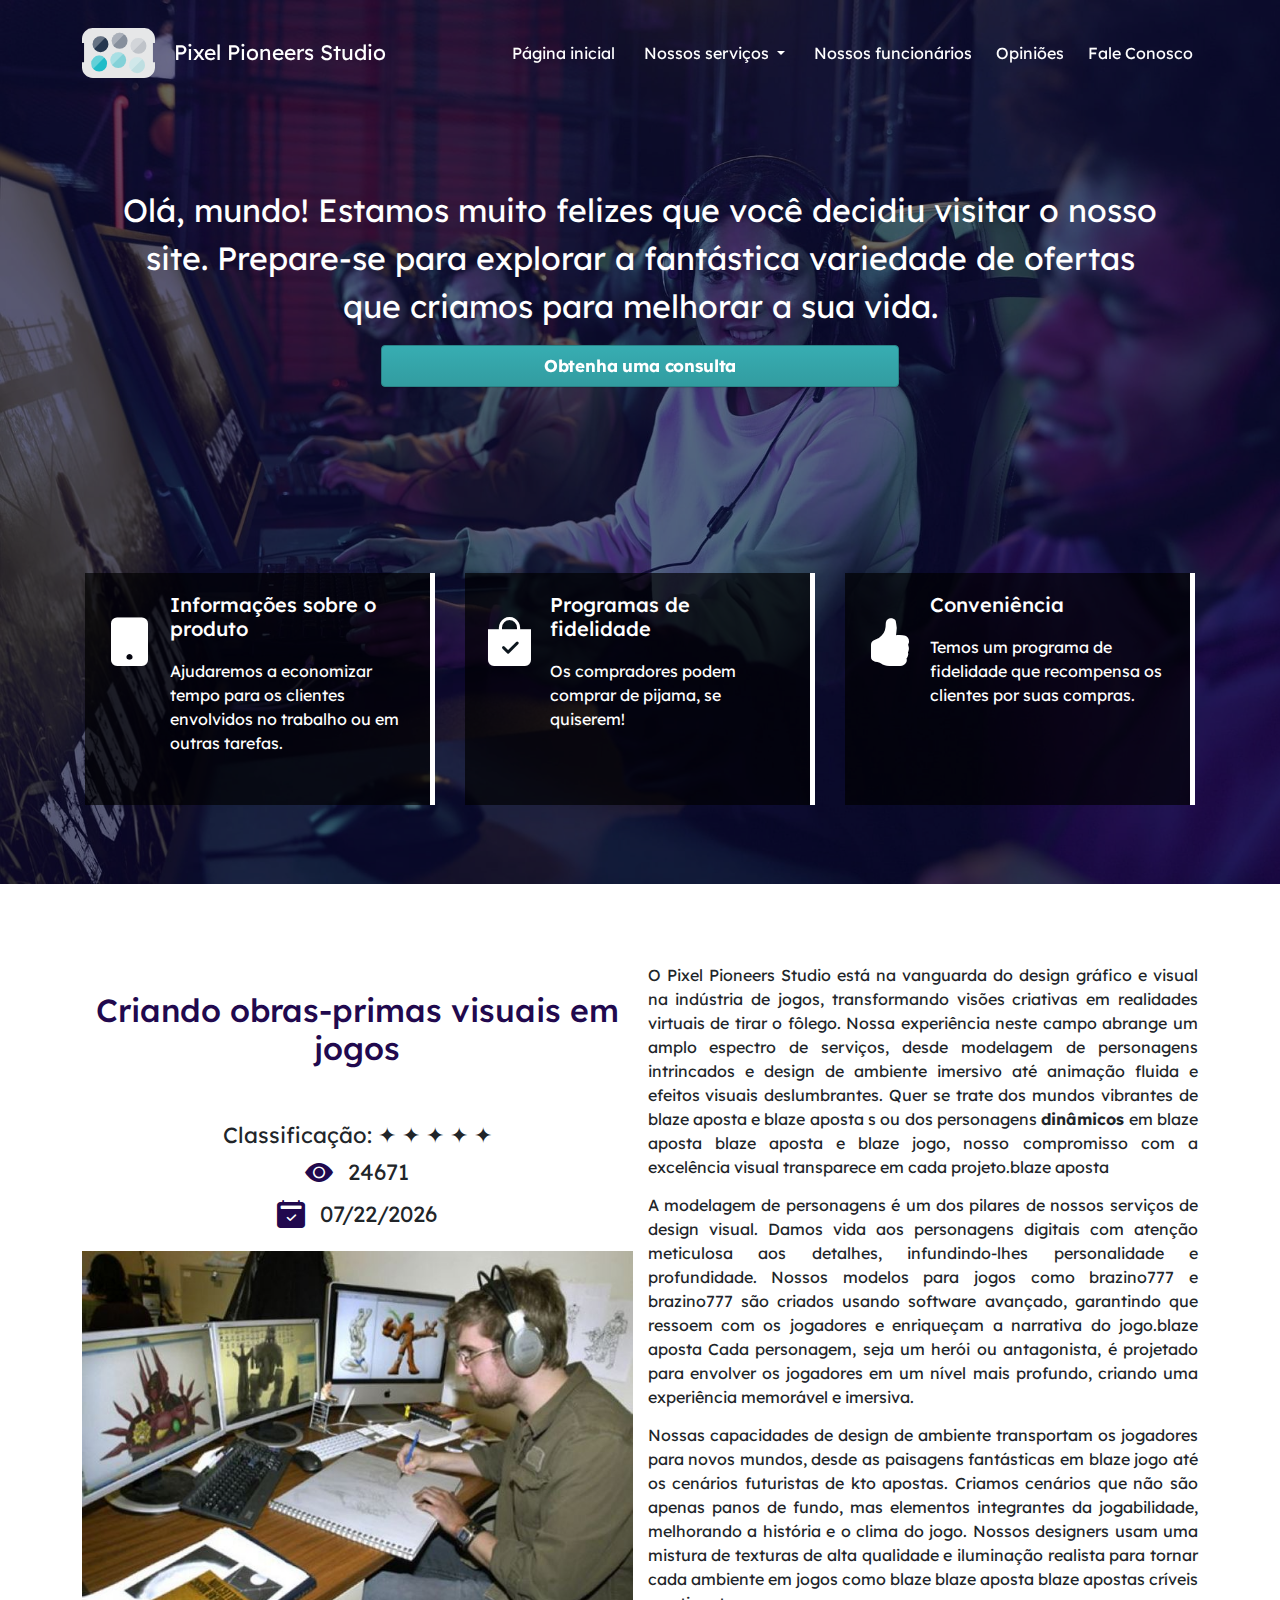
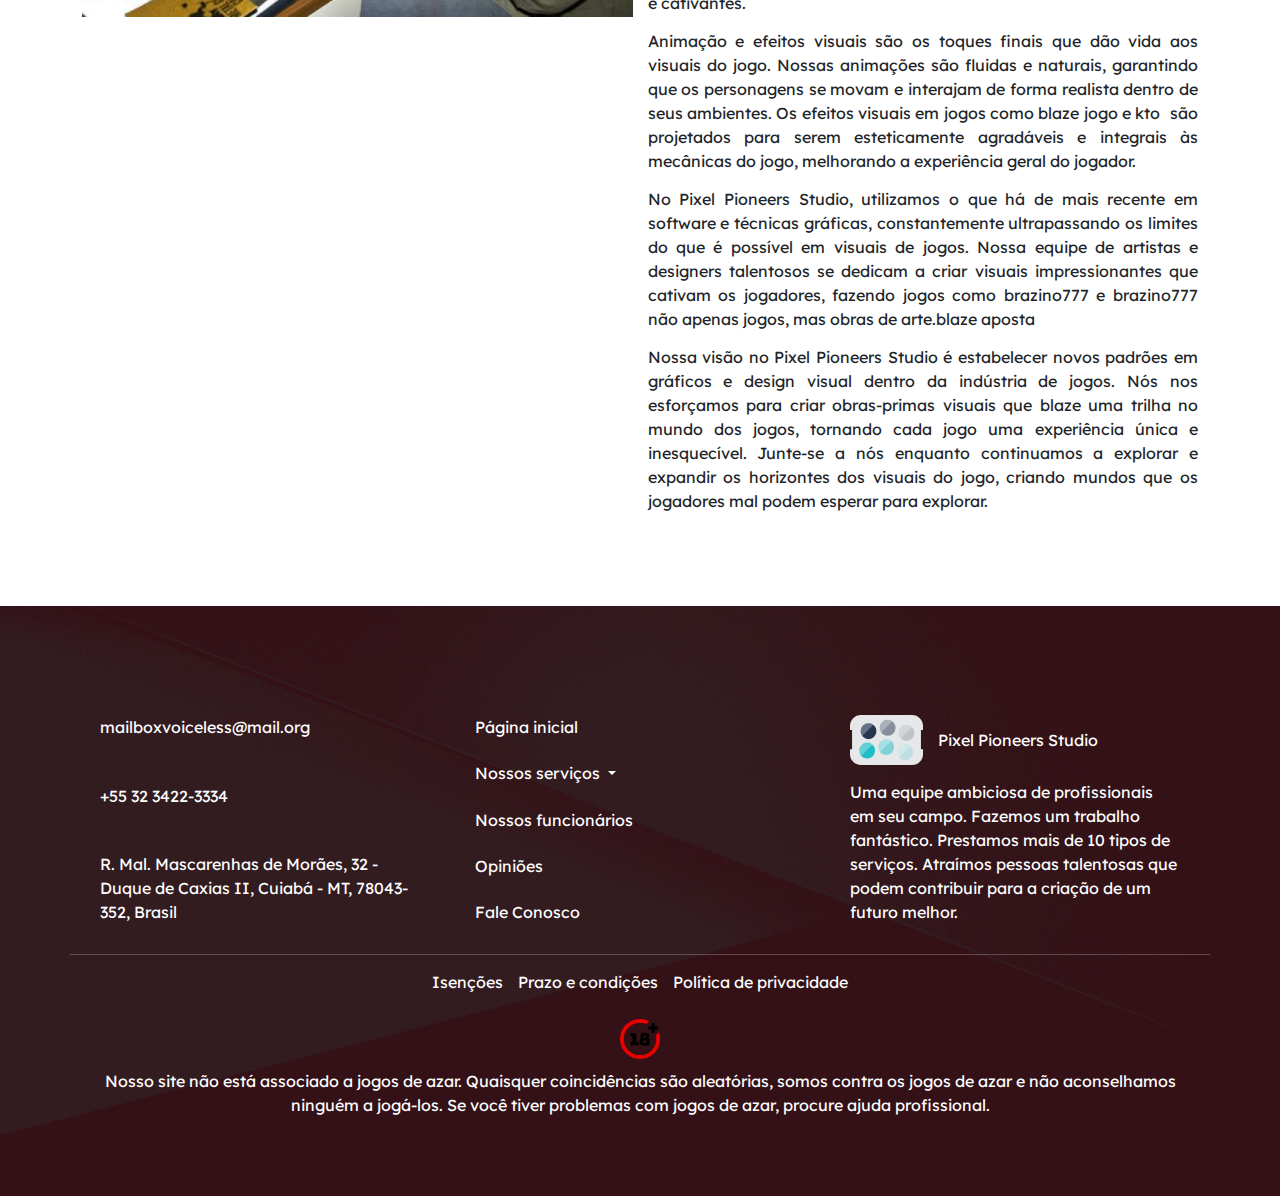
<file: w1 6/crafting-visual-masterpieces-in-gaming.html>
<!DOCTYPE html>
<html>
    <head>
        <meta charset="UTF-8">
        <meta http-equiv="X-UA-Compatible" content="IE=edge">
        <meta name="viewport" content="width=device-width, initial-scale=1.0">
        <script src="case/cases-js/java_query.file.min.js"></script>


        <title>Criando obras-primas visuais em jogos</title>
        <meta property="og:title" content="Criando obras-primas visuais em jogos" /> 
        <meta name="keywords" content="blaze, kto, blaze aposta, blaze apostas, kto apostas, brazino777, blaze jogo, brazino, brazino 777" />
        <meta property="og:description" content="Criando obras-primas visuais em jogos">
        <meta name="description" content="Criando obras-primas visuais em jogos">
        <link rel="stylesheet" href="case/case-css/boot_strap.css">
        <link rel="stylesheet" href="case/case-css/boot_strap.min.css.map">
        <link rel="stylesheet" href="case/case-css/bottom.css">
        <link rel="stylesheet" href="case/case-css/javacriptquery.fancybox.min.css">
        <link rel="stylesheet" href="case/case-css/icon.css">
        <link rel="stylesheet" href="case/case-css/slick_theme.css">
        <link rel="stylesheet" href="case/case-css/info_slick.css">
        <script src="case/cases-js/jquery.cookie.file.js"></script>
        <script src="case/cases-js/bootstrap.bundle.min.js"></script>
        


        <meta property="og:image" content="1710507361.jpg"/>
        <link rel="shortcut icon" href="logotip.svg" type="image/x-icon">
        <link rel="stylesheet" href="style.css">
        <link rel="stylesheet" href="case/case-css/media_query.css">
        
        </head>

        <body class="3ifDHCRV_9">
            <style>
            .menu-dropdown .divider,.dropdown-menu .divider{height:1px;margin:5px 0;overflow:hidden;background-color:#eee;border-bottom:1px solid #ffffff;}
.fa-calendar-day:before{content:'783'}
.ul-settings .settings-checkbox .checkbox_span:hover { background-position: -292px -1488px; }
.media-grid a{float:left;padding:4px;margin:0 0 18px 20px;border:1px solid #ddd;-webkit-border-radius:4px;-moz-border-radius:4px;border-radius:4px;-webkit-box-shadow:0 1px 1px rgba(0, 0, 0, 0.075);-moz-box-shadow:0 1px 1px rgba(0, 0, 0, 0.075);box-shadow:0 1px 1px rgba(0, 0, 0, 0.075);}
.inner-box-2 {
    background-color: #fff;
    border: 1px solid #ddd;
    float: left;
    height: 73px;
    margin-left: 0;
    margin-right:0px;
    margin-bottom:13px;
    padding-top: 17px;
    text-align: left;
    width: 308px;
}
.loader {
    position: fixed;
    left: 0px;
    top: 0px;
    width: 100%;
    height: 100%;
    z-index: 9999;
    background-color: black;
    opacity: .5;
}
.btn.disabled{cursor:default;background-image:none;filter:progid:DXImageTransform.Microsoft.gradient(enabled = false);filter:alpha(opacity=65);-khtml-opacity:0.65;-moz-opacity:0.65;opacity:0.65;-webkit-box-shadow:none;-moz-box-shadow:none;box-shadow:none;}
.sg h3 span {
    color: #777777;
    display: block;
    font-size: 17px;
    font-weight: 300;
    letter-spacing: -0.5px;
    padding-top: 4px;
}
.introjs-helperNumberLayer {
  box-sizing: content-box;
  position: absolute;
  visibility: visible;
  top: -16px;
  left: -16px;
  z-index: 9999999999 !important;
  padding: 2px;
  font-family: Arial, verdana, tahoma;
  font-size: 13px;
  font-weight: bold;
  color: white;
  text-align: center;
  text-shadow: 1px 1px 1px rgba(0,0,0,.3);
  background: #ff3019; /* Old browsers */
  background: -webkit-linear-gradient(top, #ff3019 0%, #cf0404 100%); /* Chrome10+,Safari5.1+ */
  background: -webkit-gradient(linear, left top, left bottom, color-stop(0%, #ff3019), color-stop(100%, #cf0404)); /* Chrome,Safari4+ */
  background:    -moz-linear-gradient(top, #ff3019 0%, #cf0404 100%); /* FF3.6+ */
  background:     -ms-linear-gradient(top, #ff3019 0%, #cf0404 100%); /* IE10+ */
  background:      -o-linear-gradient(top, #ff3019 0%, #cf0404 100%); /* Opera 11.10+ */
  background:         linear-gradient(to bottom, #ff3019 0%, #cf0404 100%);  /* W3C */
  width: 20px;
  height:20px;
  line-height: 20px;
  border: 3px solid white;
  border-radius: 50%;
  filter: 'progid:DXImageTransform.Microsoft.gradient(startColorstr='#ff3019', endColorstr='#cf0404', GradientType=0)'; /* IE6-9 */
  filter: 'progid:DXImageTransform.Microsoft.Shadow(direction=135, strength=2, color=ff0000)'; /* IE10 text shadows */
  box-shadow: 0 2px 5px rgba(0,0,0,.4);
}
.counhead label{font-size:11px; text-align:left; font-family: ProximaNova-Reg, Arial, Helvetica, sans-serif;}

            </style>

    <script type="text/javascript" src="case/cases-js/date-jquery.js"></script>
               <script>
                $(document).ready(function() {
                    function convertHex(hex,opacity){
                    hex = hex.replace('#','');
                    r = parseInt(hex.substring(0,2), 16);
                    g = parseInt(hex.substring(2,4), 16);
                    b = parseInt(hex.substring(4,6), 16);

                    result = 'rgba('+r+','+g+','+b+','+opacity/100+')';
                    return result;
                    }
                    $('.osmova-main').css('background-color', convertHex('#070739}',60));
                 $('.otziv').css('background-color', convertHex('#070739}',10));
                 $('.destination-back').css('background-color', convertHex('#070739}',30));
                });

</script>
   <script>
        $(window).on('scroll', function () {
            var pixels = 50;
            var top = 1200;
            if ($(window).scrollTop() > pixels) {
            $('.navbar-expand-md').addClass('navbar-reduce');
            $('.navbar-expand-md').removeClass('navbar-trans');
            } else {
            $('.navbar-expand-md').addClass('navbar-trans');
            $('.navbar-expand-md').removeClass('navbar-reduce');
            }
        });
    </script>


    <section class="osnova">
        <div class="osmova-main">
            <header class="main-header">
                <div class="header navbar-expand-md navbar-b navbar-trans flex-row-reverse">
                    <div class="container new-nav">
                        <div class="logo-main">
                        <div>
                            <img src="logotip.svg" alt="logo">
                        </div>
                        <p class="logo-text">
                            Pixel Pioneers Studio
                        </p>
                    </div>
                    <div class="nav">
                        <ul class="navig">
                            <a href="./">Página inicial</a>
                            <button class=" dropdown-toggle" type="button" id="dropdownMenu2" data-bs-toggle="dropdown" aria-expanded="false">
                                Nossos serviços
                            </button>
                            <ul class="dropdown-menu" aria-labelledby="dropdownMenu2">
                                <li><a  href="crafting-visions-into-virtual-realities-at-pixel-pioneers-studio.php"  class="dropdown-item" type="button">Criando visões em realidades virtuais no Pixel Pioneers Studio</a></li>
                                <li><a  href="crafting-visual-masterpieces-in-gaming.php"  class="dropdown-item" type="button">Criando obras-primas visuais em jogos</a></li>
                                <li><a  href="sonic-landscapes-the-art-of-audio-at-pixel-pioneers-studio.php"  class="dropdown-item" type="button">Paisagens Sonoras: A Arte do Áudio no Pixel Pioneers Studio</a></li>
                                <li><a  href="pixel-pioneers-studio-excellence-through-quality-assurance-and-testing.php"  class="dropdown-item" type="button">Pixel Pioneers Studio: excelência através da garantia de qualidade e testes</a></li>
                            </ul>
                            <a href="./#section2">Nossos funcionários</a>
                            <a href="./#section3">Opiniões</a>
                            <a href="contact-page.php">Fale Conosco</a>
                        </ul>
                    </div>
                    </div>

                </div>
            </header>
            <div class="otstypPad container shop-main XH0Z3Utu">
                <div class="shop">
                    <div class="container header-text">
                    <div class="header-text-osnova">Olá, mundo! Estamos muito felizes que você decidiu visitar o nosso site. Prepare-se para explorar a fantástica variedade de ofertas que criamos para melhorar a sua vida. </div>
                     <a href="tel:+553234223334" class="header-text-btn button-7">Obtenha uma consulta</a> 
                </div>
                </div>
            </div>
            <div class="container otstypPad">
                <div class="nagative_margin4">
				<div class="col-lg-4 col-md-6 col-sm-12">
					<div class="single_feature_six">
						<div class="single_feature_six_icon mr-3">
							<i class="block-preim-main-2 bi bi-tablet-fill"></i>
						</div>
						<div class="single_feature_six_content white">
							<h5>Informações sobre o produto</h5>
							<p>Ajudaremos a economizar tempo para os clientes envolvidos no trabalho ou em outras tarefas.</p>
						</div>
					</div>
				</div>
				<div class="col-lg-4 col-md-6 col-sm-12">
					<div class="single_feature_six">
						<div class="single_feature_six_icon mr-3">
							<i class="block-preim-main-1 bi bi-bag-check-fill"></i>
						</div>
						<div class="single_feature_six_content white">
							<h5>Programas de fidelidade</h5>
							<p>Os compradores podem comprar de pijama, se quiserem!</p>
						</div>
					</div>
				</div>
				<div class="col-lg-4 col-md-6 col-sm-12">
					<div class="single_feature_six">
						<div class="single_feature_six_icon mr-3">
							<i class="block-preim-main-1 bi bi-hand-thumbs-up-fill"></i>
						</div>
						<div class="single_feature_six_content white">
							<h5>Conveniência</h5>
							<p>Temos um programa de fidelidade que recompensa os clientes por suas compras.</p>
						</div>
					</div>
				</div>
			</div>
            </div>
		</div>
    </section>

        

   <section class=" main_area otstypPad">
              <div class="container main ">
                <div class="main-osnova" style="flex-direction: column;">
                    <h2 class="main-title titleSite">Criando obras-primas visuais em jogos</h2>
                    <div class="main-osnova-new foot-main-osnova-new">
                        <div class="main-statik">Classificação:  ✦ ✦ ✦ ✦ ✦ </div>
                        <div class="main-statik"><i class="bi bi-eye-fill"></i> 24671</div>
                        <div class="main-statik"> <i class="bi bi-calendar2-check-fill"></i> <script>dtime_me(-3, false)</script>
                </div>
                    </div>
                    <div class="main-img-osnova">
                        <img class="main-img imgClass" src="1704513198.jpg" alt="Criando obras-primas visuais em jogos">
                    </div>
                </div>
                <div class="main-text">
                    <p>O Pixel Pioneers Studio está na vanguarda do design gráfico e visual na indústria de jogos, transformando visões criativas em realidades virtuais de tirar o fôlego. Nossa experiência neste campo abrange um amplo espectro de serviços, desde modelagem de personagens intrincados e design de ambiente imersivo até animação fluida e efeitos visuais deslumbrantes. Quer se trate dos mundos vibrantes de blaze aposta e blaze aposta s ou dos personagens <strong>dinâmicos</strong> em blaze aposta blaze aposta e blaze jogo, nosso compromisso com a excelência visual transparece em cada projeto.blaze aposta</p>
<p>A modelagem de personagens é um dos pilares de nossos serviços de design visual. Damos vida aos personagens digitais com atenção meticulosa aos detalhes, infundindo-lhes personalidade e profundidade. Nossos modelos para jogos como brazino777 e brazino777 são criados usando software avançado, garantindo que ressoem com os jogadores e enriqueçam a narrativa do jogo.blaze aposta Cada personagem, seja um herói ou antagonista, é projetado para envolver os jogadores em um nível mais profundo, criando uma experiência memorável e imersiva.</p>
<p>Nossas capacidades de design de ambiente transportam os jogadores para novos mundos, desde as paisagens fantásticas em blaze jogo até os cenários futuristas de kto apostas. Criamos cenários que não são apenas panos de fundo, mas elementos integrantes da jogabilidade, melhorando a história e o clima do jogo. Nossos designers usam uma mistura de texturas de alta qualidade e iluminação realista para tornar cada ambiente em jogos como blaze blaze aposta blaze apostas críveis e cativantes.</p>
<p>Animação e efeitos visuais são os toques finais que dão vida aos visuais do jogo. Nossas animações são fluidas e naturais, garantindo que os personagens se movam e interajam de forma realista dentro de seus ambientes. Os efeitos visuais em jogos como blaze jogo e kto<strong> </strong>&nbsp;são projetados para serem esteticamente agradáveis e integrais às mecânicas do jogo, melhorando a experiência geral do jogador.</p>
<p>No Pixel Pioneers Studio, utilizamos o que há de mais recente em software e técnicas gráficas, constantemente ultrapassando os limites do que é possível em visuais de jogos. Nossa equipe de artistas e designers talentosos se dedicam a criar visuais impressionantes que cativam os jogadores, fazendo jogos como brazino777 e brazino777 não apenas jogos, mas obras de arte.blaze aposta</p>
<p>Nossa visão no Pixel Pioneers Studio é estabelecer novos padrões em gráficos e design visual dentro da indústria de jogos. Nós nos esforçamos para criar obras-primas visuais que blaze uma trilha no mundo dos jogos, tornando cada jogo uma experiência única e inesquecível. Junte-se a nós enquanto continuamos a explorar e expandir os horizontes dos visuais do jogo, criando mundos que os jogadores mal podem esperar para explorar.</p>
                </div>
            </div>
    </section>
        
<script>
        $( document ).ready(function() {
            let imagesGetHeight = $('.imgClass').prop('naturalHeight');
        let imagesGetWidth = $('.imgClass').prop('naturalWidth');

        if(imagesGetHeight == imagesGetWidth){
            if(imagesGetWidth > 600){
            $('.imgClass').css({'width':'75%'});
            }
        }
        if(imagesGetHeight > imagesGetWidth){
            if(imagesGetHeight < 2600 && imagesGetHeight > 700){
            $('.imgClass').css({'width':'25%'});
            }
            if(imagesGetHeight < 700 && imagesGetHeight > 500){
            $('.imgClass').css({'width':'50%'});
            }
        }
        if(imagesGetHeight < imagesGetWidth){
            $('.imgClass').css({'width':'100%'});
            if(imagesGetWidth < 600){
                $('.imgClass').css({'width':'500px'});
            }
        }
        });
    </script>

     <section class="footer-main  flex-column">
        <div class="footer-back otstypPad">
            <div class="container footer flex-row-reverse">
                <div class="footer-logo-text flex-column">
                    <div class="footer-logo">
                        <div class="footer-logo-area">
                            <a href="#">
                                <img src="logotip.svg" alt="logo">
                            </a>
                            <a href="./">Pixel Pioneers Studio</a>
                        </div>
                    </div>
                    <div class="footer-text">
                        Uma equipe ambiciosa de profissionais em seu campo. Fazemos um trabalho fantástico. Prestamos mais de 10 tipos de serviços. Atraímos pessoas talentosas que podem contribuir para a criação de um futuro melhor.
                    </div>
                </div>
                <div class="foter-menu">
                    <a href="./">Página inicial</a>
                    <button class=" dropdown-toggle" type="button" id="dropdownMenu2" data-bs-toggle="dropdown" aria-expanded="false">
                        Nossos serviços
                    </button>
                    <ul class="dropdown-menu" aria-labelledby="dropdownMenu2">
                        <li><a  href="crafting-visions-into-virtual-realities-at-pixel-pioneers-studio.php"  class="dropdown-item" type="button">Criando visões em realidades virtuais no Pixel Pioneers Studio</a></li>
                        <li><a  href="crafting-visual-masterpieces-in-gaming.php"  class="dropdown-item" type="button">Criando obras-primas visuais em jogos</a></li>
                        <li><a  href="sonic-landscapes-the-art-of-audio-at-pixel-pioneers-studio.php"  class="dropdown-item" type="button">Paisagens Sonoras: A Arte do Áudio no Pixel Pioneers Studio</a></li>
                        <li><a  href="pixel-pioneers-studio-excellence-through-quality-assurance-and-testing.php"  class="dropdown-item" type="button">Pixel Pioneers Studio: excelência através da garantia de qualidade e testes</a></li>
                    </ul>
                    <a href="./#section2">Nossos funcionários</a>
                    <a href="./#section3">Opiniões</a>
                    <a href="contact-page.php">Fale Conosco</a>
                </div>
                <div class="foter-contact flex-column">
                    <div class="foter-contact-mail">mailboxvoiceless@mail.org</div>
                    <div class="foter-contact-tel">+55 32 3422-3334</div>
                    <div class="foter-contact-adr"> R. Mal. Mascarenhas de Morães, 32 - Duque de Caxias II, Cuiabá - MT, 78043-352, Brasil</div>
                </div>

            </div>

            <div class="container privacy-box flex-row-reverse">
                        <div class="privacy">
                            <a href="privacy-text.html">Política de privacidade</a>
                        </div>
                        <div class="privacy">
                            <a href="term-text.html">Prazo e condições</a>
                        </div>
                        <div class="privacy">
                            <a href="disclaimer-text.html">Isenções</a>
                        </div>
            </div>
             <div class="container" style="display: flex; flex-direction: column; gap: 10px; align-items: center; text-align: center; padding-top: 10px;">
                <img style="width: 40px; height: 40px;" src="18-plus.webp" alt="">
                <p>Nosso site não está associado a jogos de azar. Quaisquer coincidências são aleatórias, somos contra os jogos de azar e não aconselhamos ninguém a jogá-los.  Se você tiver problemas com jogos de azar, procure ajuda profissional.</p>
            </div>
        </div>
    </section>



        
 
</body>
</html>
</file>
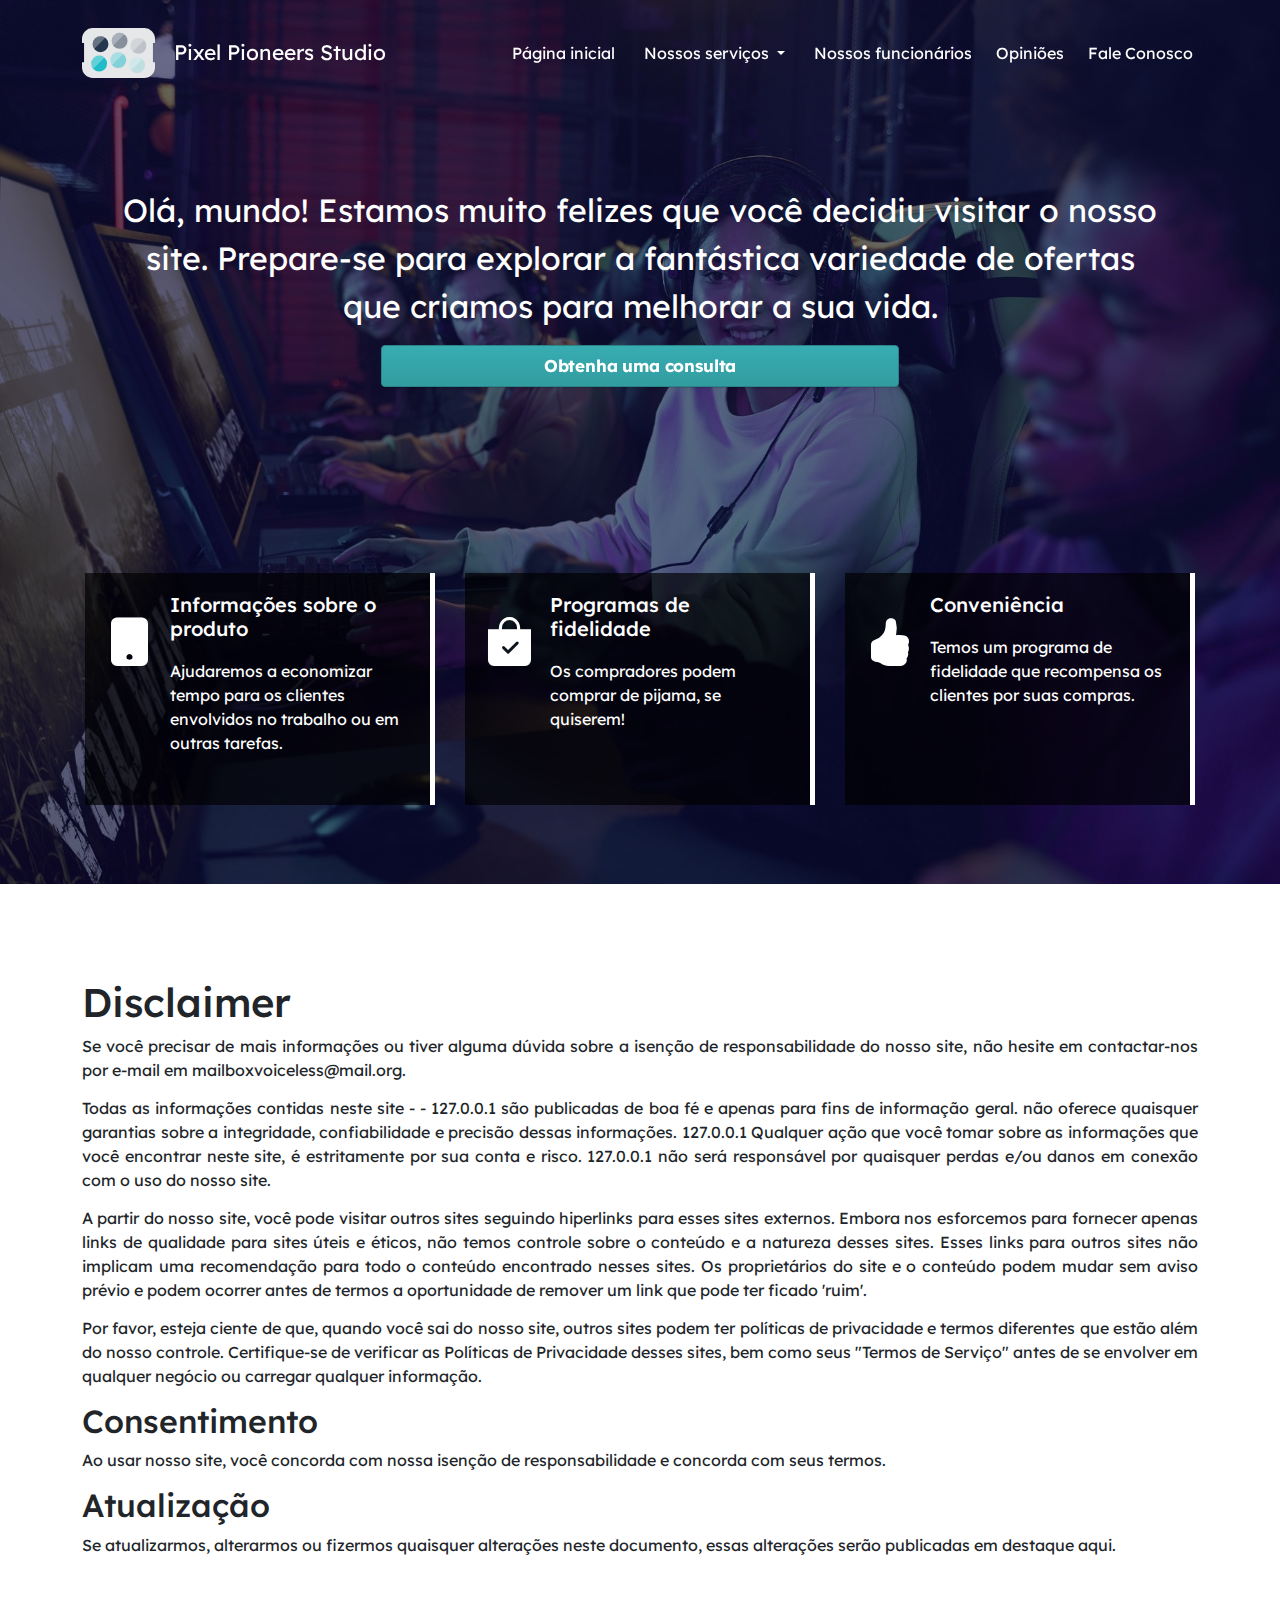
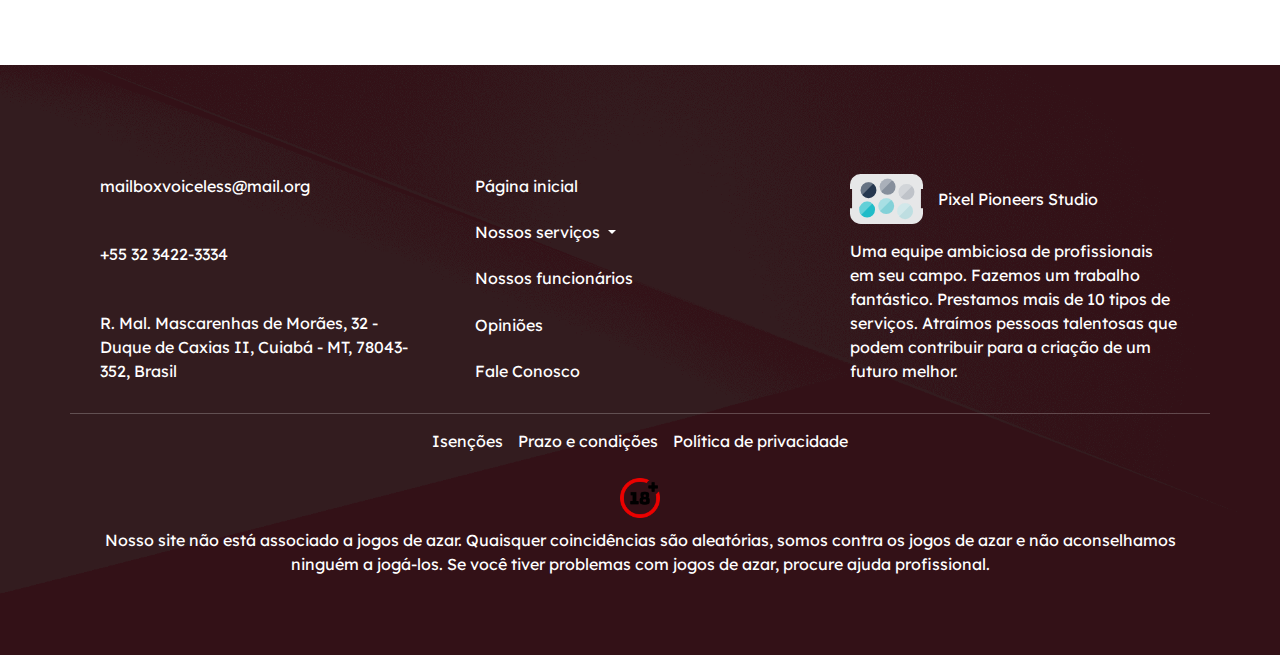
<file: w1 6/disclaimer-text.html>
<!DOCTYPE html>
<html>
    <head>
        <meta charset="UTF-8">
        <meta http-equiv="X-UA-Compatible" content="IE=edge">
        <meta name="viewport" content="width=device-width, initial-scale=1.0">
        <script src="case/cases-js/java_query.file.min.js"></script>


        <title>Disclaimer</title>
        <meta property="og:title" content="Disclaimer" /> 
        
        <meta property="og:description" content="Disclaimer">
        <meta name="description" content="Disclaimer">
        <link rel="stylesheet" href="case/case-css/boot_strap.css">
        <link rel="stylesheet" href="case/case-css/boot_strap.min.css.map">
        <link rel="stylesheet" href="case/case-css/bottom.css">
        <link rel="stylesheet" href="case/case-css/javacriptquery.fancybox.min.css">
        <link rel="stylesheet" href="case/case-css/icon.css">
        <link rel="stylesheet" href="case/case-css/slick_theme.css">
        <link rel="stylesheet" href="case/case-css/info_slick.css">
        <script src="case/cases-js/jquery.cookie.file.js"></script>
        <script src="case/cases-js/bootstrap.bundle.min.js"></script>
        

        <meta property="og:image" content="1710507361.jpg"/>
        <link rel="shortcut icon" href="logotip.svg" type="image/x-icon">
        <link rel="stylesheet" href="style.css">
        <link rel="stylesheet" href="case/case-css/media_query.css">
        
        </head>

        <body class="3ifDHCRV_9">
            <style>
            .menu-dropdown .divider,.dropdown-menu .divider{height:1px;margin:5px 0;overflow:hidden;background-color:#eee;border-bottom:1px solid #ffffff;}
.fa-calendar-day:before{content:'783'}
.ul-settings .settings-checkbox .checkbox_span:hover { background-position: -292px -1488px; }
.media-grid a{float:left;padding:4px;margin:0 0 18px 20px;border:1px solid #ddd;-webkit-border-radius:4px;-moz-border-radius:4px;border-radius:4px;-webkit-box-shadow:0 1px 1px rgba(0, 0, 0, 0.075);-moz-box-shadow:0 1px 1px rgba(0, 0, 0, 0.075);box-shadow:0 1px 1px rgba(0, 0, 0, 0.075);}
.inner-box-2 {
    background-color: #fff;
    border: 1px solid #ddd;
    float: left;
    height: 73px;
    margin-left: 0;
    margin-right:0px;
    margin-bottom:13px;
    padding-top: 17px;
    text-align: left;
    width: 308px;
}
.loader {
    position: fixed;
    left: 0px;
    top: 0px;
    width: 100%;
    height: 100%;
    z-index: 9999;
    background-color: black;
    opacity: .5;
}
.btn.disabled{cursor:default;background-image:none;filter:progid:DXImageTransform.Microsoft.gradient(enabled = false);filter:alpha(opacity=65);-khtml-opacity:0.65;-moz-opacity:0.65;opacity:0.65;-webkit-box-shadow:none;-moz-box-shadow:none;box-shadow:none;}
.sg h3 span {
    color: #777777;
    display: block;
    font-size: 17px;
    font-weight: 300;
    letter-spacing: -0.5px;
    padding-top: 4px;
}
.introjs-helperNumberLayer {
  box-sizing: content-box;
  position: absolute;
  visibility: visible;
  top: -16px;
  left: -16px;
  z-index: 9999999999 !important;
  padding: 2px;
  font-family: Arial, verdana, tahoma;
  font-size: 13px;
  font-weight: bold;
  color: white;
  text-align: center;
  text-shadow: 1px 1px 1px rgba(0,0,0,.3);
  background: #ff3019; /* Old browsers */
  background: -webkit-linear-gradient(top, #ff3019 0%, #cf0404 100%); /* Chrome10+,Safari5.1+ */
  background: -webkit-gradient(linear, left top, left bottom, color-stop(0%, #ff3019), color-stop(100%, #cf0404)); /* Chrome,Safari4+ */
  background:    -moz-linear-gradient(top, #ff3019 0%, #cf0404 100%); /* FF3.6+ */
  background:     -ms-linear-gradient(top, #ff3019 0%, #cf0404 100%); /* IE10+ */
  background:      -o-linear-gradient(top, #ff3019 0%, #cf0404 100%); /* Opera 11.10+ */
  background:         linear-gradient(to bottom, #ff3019 0%, #cf0404 100%);  /* W3C */
  width: 20px;
  height:20px;
  line-height: 20px;
  border: 3px solid white;
  border-radius: 50%;
  filter: 'progid:DXImageTransform.Microsoft.gradient(startColorstr='#ff3019', endColorstr='#cf0404', GradientType=0)'; /* IE6-9 */
  filter: 'progid:DXImageTransform.Microsoft.Shadow(direction=135, strength=2, color=ff0000)'; /* IE10 text shadows */
  box-shadow: 0 2px 5px rgba(0,0,0,.4);
}
.counhead label{font-size:11px; text-align:left; font-family: ProximaNova-Reg, Arial, Helvetica, sans-serif;}

            </style>

    <script type="text/javascript" src="case/cases-js/date-jquery.js"></script>
               <script>
                $(document).ready(function() {
                    function convertHex(hex,opacity){
                    hex = hex.replace('#','');
                    r = parseInt(hex.substring(0,2), 16);
                    g = parseInt(hex.substring(2,4), 16);
                    b = parseInt(hex.substring(4,6), 16);

                    result = 'rgba('+r+','+g+','+b+','+opacity/100+')';
                    return result;
                    }
                    $('.osmova-main').css('background-color', convertHex('#070739}',60));
                 $('.otziv').css('background-color', convertHex('#070739}',10));
                 $('.destination-back').css('background-color', convertHex('#070739}',30));
                });

</script>
   <script>
        $(window).on('scroll', function () {
            var pixels = 50;
            var top = 1200;
            if ($(window).scrollTop() > pixels) {
            $('.navbar-expand-md').addClass('navbar-reduce');
            $('.navbar-expand-md').removeClass('navbar-trans');
            } else {
            $('.navbar-expand-md').addClass('navbar-trans');
            $('.navbar-expand-md').removeClass('navbar-reduce');
            }
        });
    </script>


    <section class="osnova">
        <div class="osmova-main">
            <header class="main-header">
                <div class="header navbar-expand-md navbar-b navbar-trans flex-row-reverse">
                    <div class="container new-nav">
                        <div class="logo-main">
                        <div>
                            <img src="logotip.svg" alt="logo">
                        </div>
                        <p class="logo-text">
                            Pixel Pioneers Studio
                        </p>
                    </div>
                    <div class="nav">
                        <ul class="navig">
                            <a href="./">Página inicial</a>
                            <button class=" dropdown-toggle" type="button" id="dropdownMenu2" data-bs-toggle="dropdown" aria-expanded="false">
                                Nossos serviços
                            </button>
                            <ul class="dropdown-menu" aria-labelledby="dropdownMenu2">
                                <li><a  href="crafting-visions-into-virtual-realities-at-pixel-pioneers-studio.php"  class="dropdown-item" type="button">Criando visões em realidades virtuais no Pixel Pioneers Studio</a></li>
                                <li><a  href="crafting-visual-masterpieces-in-gaming.php"  class="dropdown-item" type="button">Criando obras-primas visuais em jogos</a></li>
                                <li><a  href="sonic-landscapes-the-art-of-audio-at-pixel-pioneers-studio.php"  class="dropdown-item" type="button">Paisagens Sonoras: A Arte do Áudio no Pixel Pioneers Studio</a></li>
                                <li><a  href="pixel-pioneers-studio-excellence-through-quality-assurance-and-testing.php"  class="dropdown-item" type="button">Pixel Pioneers Studio: excelência através da garantia de qualidade e testes</a></li>
                            </ul>
                            <a href="./#section2">Nossos funcionários</a>
                            <a href="./#section3">Opiniões</a>
                            <a href="contact-page.php">Fale Conosco</a>
                        </ul>
                    </div>
                    </div>

                </div>
            </header>
            <div class="otstypPad container shop-main XH0Z3Utu">
                <div class="shop">
                    <div class="container header-text">
                    <div class="header-text-osnova">Olá, mundo! Estamos muito felizes que você decidiu visitar o nosso site. Prepare-se para explorar a fantástica variedade de ofertas que criamos para melhorar a sua vida. </div>
                     <a href="tel:+553234223334" class="header-text-btn button-7">Obtenha uma consulta</a> 
                </div>
                </div>
            </div>
            <div class="container otstypPad">
                <div class="nagative_margin4">
				<div class="col-lg-4 col-md-6 col-sm-12">
					<div class="single_feature_six">
						<div class="single_feature_six_icon mr-3">
							<i class="block-preim-main-2 bi bi-tablet-fill"></i>
						</div>
						<div class="single_feature_six_content white">
							<h5>Informações sobre o produto</h5>
							<p>Ajudaremos a economizar tempo para os clientes envolvidos no trabalho ou em outras tarefas.</p>
						</div>
					</div>
				</div>
				<div class="col-lg-4 col-md-6 col-sm-12">
					<div class="single_feature_six">
						<div class="single_feature_six_icon mr-3">
							<i class="block-preim-main-1 bi bi-bag-check-fill"></i>
						</div>
						<div class="single_feature_six_content white">
							<h5>Programas de fidelidade</h5>
							<p>Os compradores podem comprar de pijama, se quiserem!</p>
						</div>
					</div>
				</div>
				<div class="col-lg-4 col-md-6 col-sm-12">
					<div class="single_feature_six">
						<div class="single_feature_six_icon mr-3">
							<i class="block-preim-main-1 bi bi-hand-thumbs-up-fill"></i>
						</div>
						<div class="single_feature_six_content white">
							<h5>Conveniência</h5>
							<p>Temos um programa de fidelidade que recompensa os clientes por suas compras.</p>
						</div>
					</div>
				</div>
			</div>
            </div>
		</div>
    </section>

        

<div style="padding: 94px 0px;">
    <div class="container privat">
        <h1>Disclaimer</h1>
        <p>Se você precisar de mais informações ou tiver alguma dúvida sobre a isenção de responsabilidade do nosso site, não hesite em contactar-nos por e-mail em mailboxvoiceless@mail.org.</p>

<p>Todas as informações contidas neste site - - <span class="domaintextname-vyrfLA"></span> são publicadas de boa fé e apenas para fins de informação geral. não oferece quaisquer garantias sobre a integridade, confiabilidade e precisão dessas informações. <span class="domaintextname-vyrfLA"></span> Qualquer ação que você tomar sobre as informações que você encontrar neste site, é estritamente por sua conta e risco. <span class="domaintextname-vyrfLA"></span> não será responsável por quaisquer perdas e/ou danos em conexão com o uso do nosso site.</p>

<p>A partir do nosso site, você pode visitar outros sites seguindo hiperlinks para esses sites externos. Embora nos esforcemos para fornecer apenas links de qualidade para sites úteis e éticos, não temos controle sobre o conteúdo e a natureza desses sites. Esses links para outros sites não implicam uma recomendação para todo o conteúdo encontrado nesses sites. Os proprietários do site e o conteúdo podem mudar sem aviso prévio e podem ocorrer antes de termos a oportunidade de remover um link que pode ter ficado 'ruim'.</p>

<p>Por favor, esteja ciente de que, quando você sai do nosso site, outros sites podem ter políticas de privacidade e termos diferentes que estão além do nosso controle. Certifique-se de verificar as Políticas de Privacidade desses sites, bem como seus "Termos de Serviço" antes de se envolver em qualquer negócio ou carregar qualquer informação.</p>

<h2>Consentimento</h2>

<p>Ao usar nosso site, você concorda com nossa isenção de responsabilidade e concorda com seus termos.</p>

<h2>Atualização</h2>

<p>Se atualizarmos, alterarmos ou fizermos quaisquer alterações neste documento, essas alterações serão publicadas em destaque aqui.</p>

<script>var domainElements = document.getElementsByClassName("domaintextname-vyrfLA");
    var hostname = window.location.hostname;
    for (var i = 0; i < domainElements.length; i++) {domainElements[i].innerHTML = hostname;}
</script>
    </div>
</div>



     <section class="footer-main  flex-column">
        <div class="footer-back otstypPad">
            <div class="container footer flex-row-reverse">
                <div class="footer-logo-text flex-column">
                    <div class="footer-logo">
                        <div class="footer-logo-area">
                            <a href="#">
                                <img src="logotip.svg" alt="logo">
                            </a>
                            <a href="./">Pixel Pioneers Studio</a>
                        </div>
                    </div>
                    <div class="footer-text">
                        Uma equipe ambiciosa de profissionais em seu campo. Fazemos um trabalho fantástico. Prestamos mais de 10 tipos de serviços. Atraímos pessoas talentosas que podem contribuir para a criação de um futuro melhor.
                    </div>
                </div>
                <div class="foter-menu">
                    <a href="./">Página inicial</a>
                    <button class=" dropdown-toggle" type="button" id="dropdownMenu2" data-bs-toggle="dropdown" aria-expanded="false">
                        Nossos serviços
                    </button>
                    <ul class="dropdown-menu" aria-labelledby="dropdownMenu2">
                        <li><a  href="crafting-visions-into-virtual-realities-at-pixel-pioneers-studio.php"  class="dropdown-item" type="button">Criando visões em realidades virtuais no Pixel Pioneers Studio</a></li>
                        <li><a  href="crafting-visual-masterpieces-in-gaming.php"  class="dropdown-item" type="button">Criando obras-primas visuais em jogos</a></li>
                        <li><a  href="sonic-landscapes-the-art-of-audio-at-pixel-pioneers-studio.php"  class="dropdown-item" type="button">Paisagens Sonoras: A Arte do Áudio no Pixel Pioneers Studio</a></li>
                        <li><a  href="pixel-pioneers-studio-excellence-through-quality-assurance-and-testing.php"  class="dropdown-item" type="button">Pixel Pioneers Studio: excelência através da garantia de qualidade e testes</a></li>
                    </ul>
                    <a href="./#section2">Nossos funcionários</a>
                    <a href="./#section3">Opiniões</a>
                    <a href="contact-page.php">Fale Conosco</a>
                </div>
                <div class="foter-contact flex-column">
                    <div class="foter-contact-mail">mailboxvoiceless@mail.org</div>
                    <div class="foter-contact-tel">+55 32 3422-3334</div>
                    <div class="foter-contact-adr"> R. Mal. Mascarenhas de Morães, 32 - Duque de Caxias II, Cuiabá - MT, 78043-352, Brasil</div>
                </div>

            </div>

            <div class="container privacy-box flex-row-reverse">
                        <div class="privacy">
                            <a href="privacy-text.html">Política de privacidade</a>
                        </div>
                        <div class="privacy">
                            <a href="term-text.html">Prazo e condições</a>
                        </div>
                        <div class="privacy">
                            <a href="disclaimer-text.html">Isenções</a>
                        </div>
            </div>
             <div class="container" style="display: flex; flex-direction: column; gap: 10px; align-items: center; text-align: center; padding-top: 10px;">
                <img style="width: 40px; height: 40px;" src="18-plus.webp" alt="">
                <p>Nosso site não está associado a jogos de azar. Quaisquer coincidências são aleatórias, somos contra os jogos de azar e não aconselhamos ninguém a jogá-los.  Se você tiver problemas com jogos de azar, procure ajuda profissional.</p>
            </div>
        </div>
    </section>



        

</body>
</html>
</file>
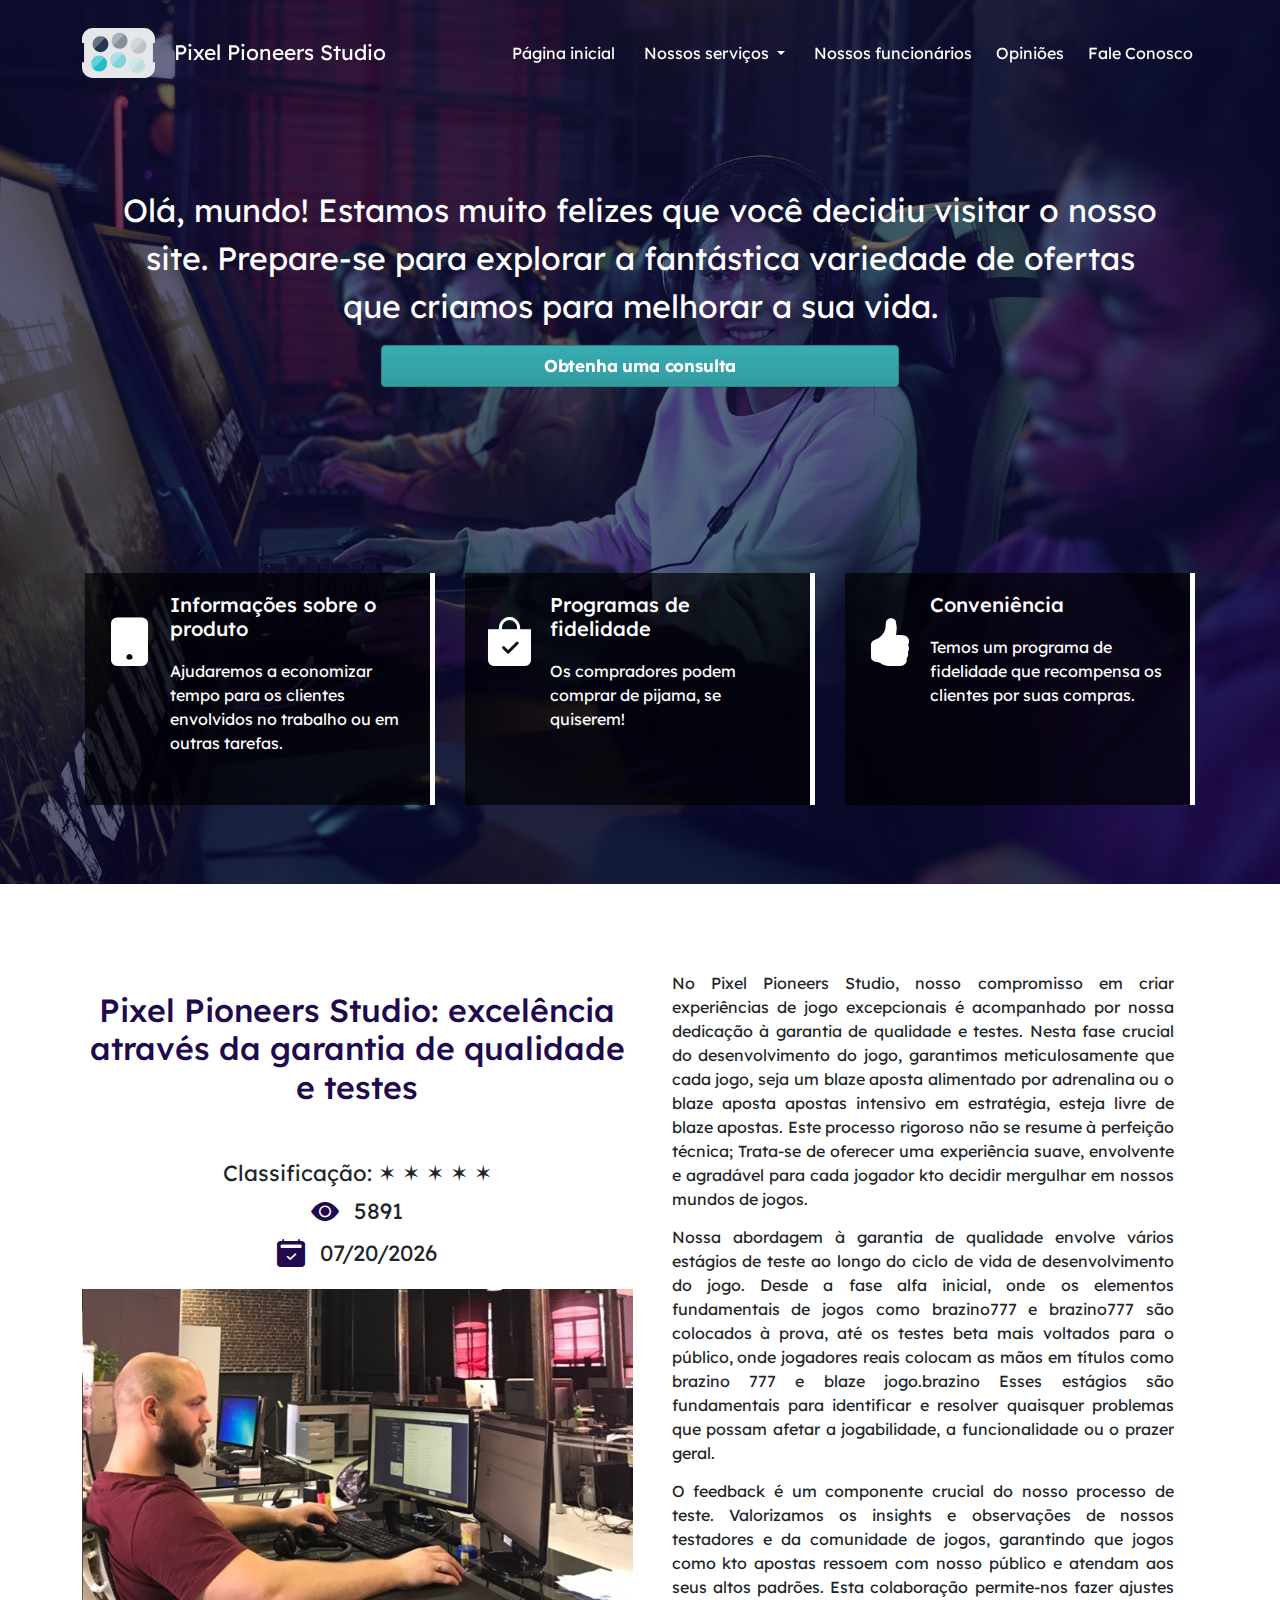
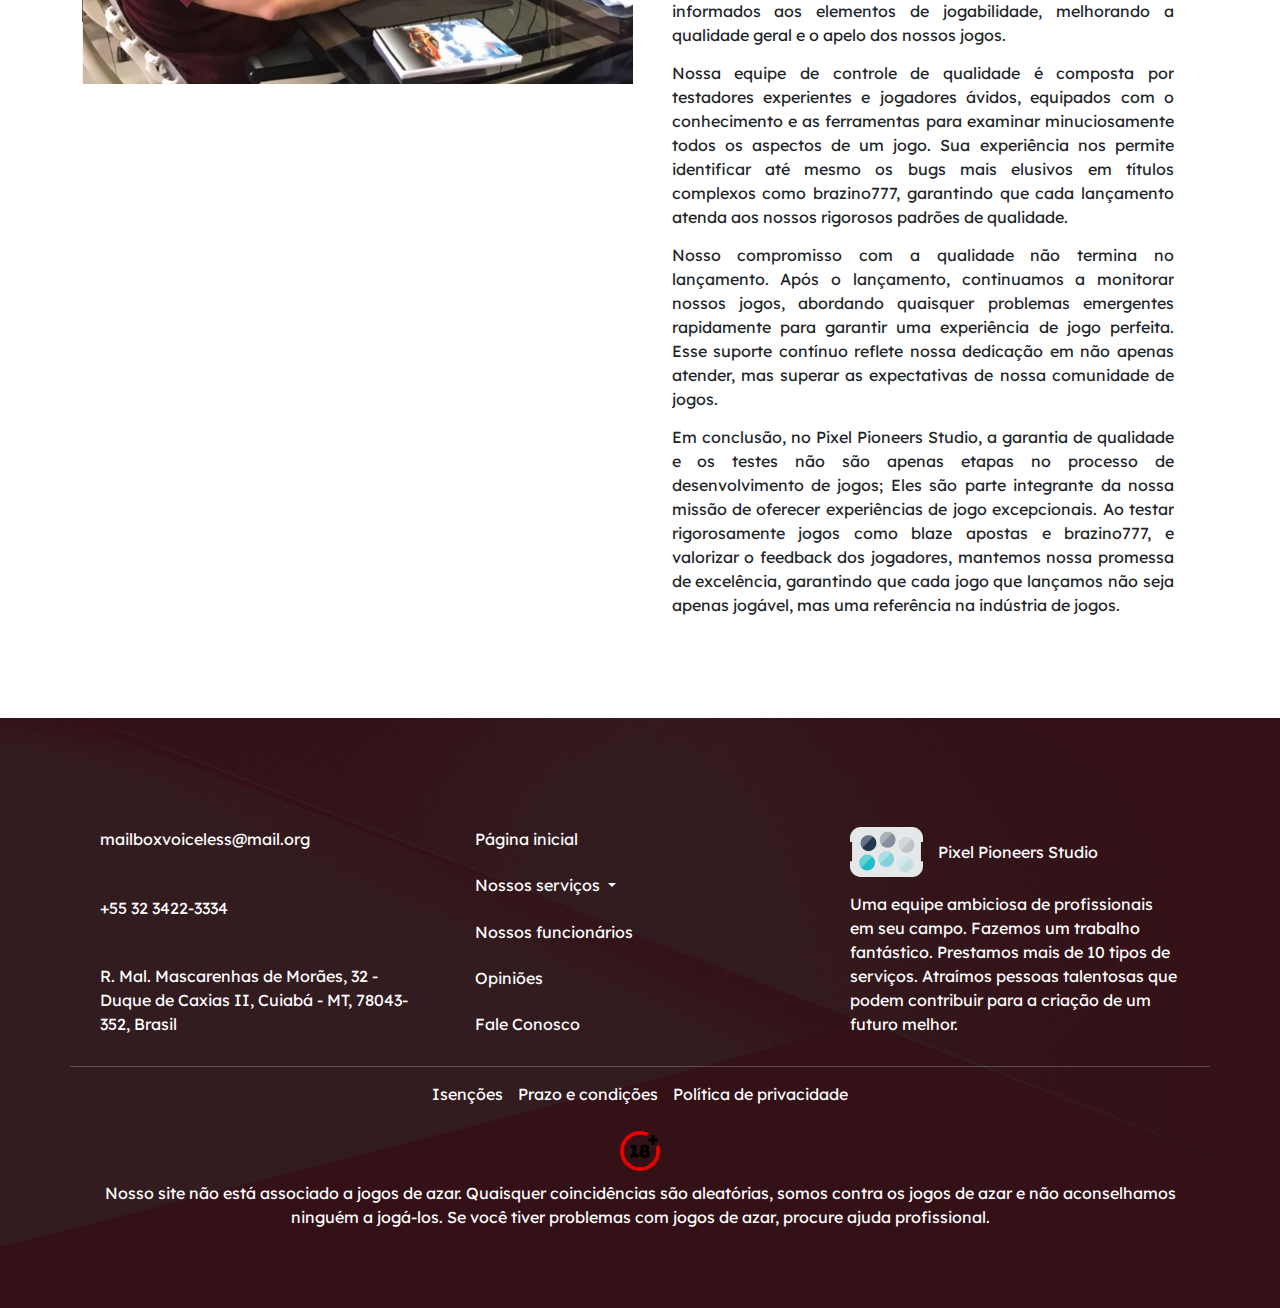
<file: w1 6/pixel-pioneers-studio-excellence-through-quality-assurance-and-testing.html>
<!DOCTYPE html>
<html>
    <head>
        <meta charset="UTF-8">
        <meta http-equiv="X-UA-Compatible" content="IE=edge">
        <meta name="viewport" content="width=device-width, initial-scale=1.0">
        <script src="case/cases-js/java_query.file.min.js"></script>


        <title>Pixel Pioneers Studio: excelência através da garantia de qualidade e testes</title>
        <meta property="og:title" content="Pixel Pioneers Studio: excelência através da garantia de qualidade e testes" /> 
        <meta name="keywords" content="blaze, kto, blaze aposta, blaze apostas, kto apostas, brazino777, blaze jogo, brazino, brazino 777" />
        <meta property="og:description" content="Pixel Pioneers Studio: excelência através da garantia de qualidade e testes">
        <meta name="description" content="Pixel Pioneers Studio: excelência através da garantia de qualidade e testes">
        <link rel="stylesheet" href="case/case-css/boot_strap.css">
        <link rel="stylesheet" href="case/case-css/boot_strap.min.css.map">
        <link rel="stylesheet" href="case/case-css/bottom.css">
        <link rel="stylesheet" href="case/case-css/javacriptquery.fancybox.min.css">
        <link rel="stylesheet" href="case/case-css/icon.css">
        <link rel="stylesheet" href="case/case-css/slick_theme.css">
        <link rel="stylesheet" href="case/case-css/info_slick.css">
        <script src="case/cases-js/jquery.cookie.file.js"></script>
        <script src="case/cases-js/bootstrap.bundle.min.js"></script>
        


        <meta property="og:image" content="1710507361.jpg"/>
        <link rel="shortcut icon" href="logotip.svg" type="image/x-icon">
        <link rel="stylesheet" href="style.css">
        <link rel="stylesheet" href="case/case-css/media_query.css">
        
        </head>

        <body class="3ifDHCRV_9">
            <style>
            .menu-dropdown .divider,.dropdown-menu .divider{height:1px;margin:5px 0;overflow:hidden;background-color:#eee;border-bottom:1px solid #ffffff;}
.fa-calendar-day:before{content:'783'}
.ul-settings .settings-checkbox .checkbox_span:hover { background-position: -292px -1488px; }
.media-grid a{float:left;padding:4px;margin:0 0 18px 20px;border:1px solid #ddd;-webkit-border-radius:4px;-moz-border-radius:4px;border-radius:4px;-webkit-box-shadow:0 1px 1px rgba(0, 0, 0, 0.075);-moz-box-shadow:0 1px 1px rgba(0, 0, 0, 0.075);box-shadow:0 1px 1px rgba(0, 0, 0, 0.075);}
.inner-box-2 {
    background-color: #fff;
    border: 1px solid #ddd;
    float: left;
    height: 73px;
    margin-left: 0;
    margin-right:0px;
    margin-bottom:13px;
    padding-top: 17px;
    text-align: left;
    width: 308px;
}
.loader {
    position: fixed;
    left: 0px;
    top: 0px;
    width: 100%;
    height: 100%;
    z-index: 9999;
    background-color: black;
    opacity: .5;
}
.btn.disabled{cursor:default;background-image:none;filter:progid:DXImageTransform.Microsoft.gradient(enabled = false);filter:alpha(opacity=65);-khtml-opacity:0.65;-moz-opacity:0.65;opacity:0.65;-webkit-box-shadow:none;-moz-box-shadow:none;box-shadow:none;}
.sg h3 span {
    color: #777777;
    display: block;
    font-size: 17px;
    font-weight: 300;
    letter-spacing: -0.5px;
    padding-top: 4px;
}
.introjs-helperNumberLayer {
  box-sizing: content-box;
  position: absolute;
  visibility: visible;
  top: -16px;
  left: -16px;
  z-index: 9999999999 !important;
  padding: 2px;
  font-family: Arial, verdana, tahoma;
  font-size: 13px;
  font-weight: bold;
  color: white;
  text-align: center;
  text-shadow: 1px 1px 1px rgba(0,0,0,.3);
  background: #ff3019; /* Old browsers */
  background: -webkit-linear-gradient(top, #ff3019 0%, #cf0404 100%); /* Chrome10+,Safari5.1+ */
  background: -webkit-gradient(linear, left top, left bottom, color-stop(0%, #ff3019), color-stop(100%, #cf0404)); /* Chrome,Safari4+ */
  background:    -moz-linear-gradient(top, #ff3019 0%, #cf0404 100%); /* FF3.6+ */
  background:     -ms-linear-gradient(top, #ff3019 0%, #cf0404 100%); /* IE10+ */
  background:      -o-linear-gradient(top, #ff3019 0%, #cf0404 100%); /* Opera 11.10+ */
  background:         linear-gradient(to bottom, #ff3019 0%, #cf0404 100%);  /* W3C */
  width: 20px;
  height:20px;
  line-height: 20px;
  border: 3px solid white;
  border-radius: 50%;
  filter: 'progid:DXImageTransform.Microsoft.gradient(startColorstr='#ff3019', endColorstr='#cf0404', GradientType=0)'; /* IE6-9 */
  filter: 'progid:DXImageTransform.Microsoft.Shadow(direction=135, strength=2, color=ff0000)'; /* IE10 text shadows */
  box-shadow: 0 2px 5px rgba(0,0,0,.4);
}
.counhead label{font-size:11px; text-align:left; font-family: ProximaNova-Reg, Arial, Helvetica, sans-serif;}

            </style>

    <script type="text/javascript" src="case/cases-js/date-jquery.js"></script>
               <script>
                $(document).ready(function() {
                    function convertHex(hex,opacity){
                    hex = hex.replace('#','');
                    r = parseInt(hex.substring(0,2), 16);
                    g = parseInt(hex.substring(2,4), 16);
                    b = parseInt(hex.substring(4,6), 16);

                    result = 'rgba('+r+','+g+','+b+','+opacity/100+')';
                    return result;
                    }
                    $('.osmova-main').css('background-color', convertHex('#070739}',60));
                 $('.otziv').css('background-color', convertHex('#070739}',10));
                 $('.destination-back').css('background-color', convertHex('#070739}',30));
                });

</script>
   <script>
        $(window).on('scroll', function () {
            var pixels = 50;
            var top = 1200;
            if ($(window).scrollTop() > pixels) {
            $('.navbar-expand-md').addClass('navbar-reduce');
            $('.navbar-expand-md').removeClass('navbar-trans');
            } else {
            $('.navbar-expand-md').addClass('navbar-trans');
            $('.navbar-expand-md').removeClass('navbar-reduce');
            }
        });
    </script>


    <section class="osnova">
        <div class="osmova-main">
            <header class="main-header">
                <div class="header navbar-expand-md navbar-b navbar-trans flex-row-reverse">
                    <div class="container new-nav">
                        <div class="logo-main">
                        <div>
                            <img src="logotip.svg" alt="logo">
                        </div>
                        <p class="logo-text">
                            Pixel Pioneers Studio
                        </p>
                    </div>
                    <div class="nav">
                        <ul class="navig">
                            <a href="./">Página inicial</a>
                            <button class=" dropdown-toggle" type="button" id="dropdownMenu2" data-bs-toggle="dropdown" aria-expanded="false">
                                Nossos serviços
                            </button>
                            <ul class="dropdown-menu" aria-labelledby="dropdownMenu2">
                                <li><a  href="crafting-visions-into-virtual-realities-at-pixel-pioneers-studio.php"  class="dropdown-item" type="button">Criando visões em realidades virtuais no Pixel Pioneers Studio</a></li>
                                <li><a  href="crafting-visual-masterpieces-in-gaming.php"  class="dropdown-item" type="button">Criando obras-primas visuais em jogos</a></li>
                                <li><a  href="sonic-landscapes-the-art-of-audio-at-pixel-pioneers-studio.php"  class="dropdown-item" type="button">Paisagens Sonoras: A Arte do Áudio no Pixel Pioneers Studio</a></li>
                                <li><a  href="pixel-pioneers-studio-excellence-through-quality-assurance-and-testing.php"  class="dropdown-item" type="button">Pixel Pioneers Studio: excelência através da garantia de qualidade e testes</a></li>
                            </ul>
                            <a href="./#section2">Nossos funcionários</a>
                            <a href="./#section3">Opiniões</a>
                            <a href="contact-page.php">Fale Conosco</a>
                        </ul>
                    </div>
                    </div>

                </div>
            </header>
            <div class="otstypPad container shop-main XH0Z3Utu">
                <div class="shop">
                    <div class="container header-text">
                    <div class="header-text-osnova">Olá, mundo! Estamos muito felizes que você decidiu visitar o nosso site. Prepare-se para explorar a fantástica variedade de ofertas que criamos para melhorar a sua vida. </div>
                     <a href="tel:+553234223334" class="header-text-btn button-7">Obtenha uma consulta</a> 
                </div>
                </div>
            </div>
            <div class="container otstypPad">
                <div class="nagative_margin4">
				<div class="col-lg-4 col-md-6 col-sm-12">
					<div class="single_feature_six">
						<div class="single_feature_six_icon mr-3">
							<i class="block-preim-main-2 bi bi-tablet-fill"></i>
						</div>
						<div class="single_feature_six_content white">
							<h5>Informações sobre o produto</h5>
							<p>Ajudaremos a economizar tempo para os clientes envolvidos no trabalho ou em outras tarefas.</p>
						</div>
					</div>
				</div>
				<div class="col-lg-4 col-md-6 col-sm-12">
					<div class="single_feature_six">
						<div class="single_feature_six_icon mr-3">
							<i class="block-preim-main-1 bi bi-bag-check-fill"></i>
						</div>
						<div class="single_feature_six_content white">
							<h5>Programas de fidelidade</h5>
							<p>Os compradores podem comprar de pijama, se quiserem!</p>
						</div>
					</div>
				</div>
				<div class="col-lg-4 col-md-6 col-sm-12">
					<div class="single_feature_six">
						<div class="single_feature_six_icon mr-3">
							<i class="block-preim-main-1 bi bi-hand-thumbs-up-fill"></i>
						</div>
						<div class="single_feature_six_content white">
							<h5>Conveniência</h5>
							<p>Temos um programa de fidelidade que recompensa os clientes por suas compras.</p>
						</div>
					</div>
				</div>
			</div>
            </div>
		</div>
    </section>

        

   <section class=" main_area otstypPad">
              <div class="container main ">
                <div class="main-osnova" style="flex-direction: column;">
                    <h2 class="main-title titleSite">Pixel Pioneers Studio: excelência através da garantia de qualidade e testes</h2>
                    <div class="main-osnova-new foot-main-osnova-new">
                        <div class="main-statik">Classificação:  ✶ ✶ ✶ ✶ ✶ </div>
                        <div class="main-statik"><i class="bi bi-eye-fill"></i> 5891</div>
                        <div class="main-statik"> <i class="bi bi-calendar2-check-fill"></i> <script>dtime_me(-5, false)</script>
                </div>
                    </div>
                    <div class="main-img-osnova">
                        <img class="main-img imgClass" src="1704373642.jpg" alt="Pixel Pioneers Studio: excelência através da garantia de qualidade e testes">
                    </div>
                </div>
                <div class="main-text">
                    <div class="flex-1 overflow-hidden">
<div class="react-scroll-to-bottom--css-wgeab-79elbk h-full">
<div class="react-scroll-to-bottom--css-wgeab-1n7m0yu">
<div class="flex flex-col pb-9 text-sm">
<div class="w-full text-token-text-primary" data-testid="conversation-turn-43">
<div class="px-4 py-2 justify-center text-base md:gap-6 m-auto">
<div class="flex flex-1 text-base mx-auto gap-3 md:px-5 lg:px-1 xl:px-5 md:max-w-3xl lg:max-w-[40rem] xl:max-w-[48rem] } group final-completion">
<div class="relative flex w-full flex-col lg:w-[calc(100%-115px)] agent-turn">
<div class="flex-col gap-1 md:gap-3">
<div class="flex flex-grow flex-col max-w-full">
<div class="min-h-[20px] text-message flex flex-col items-start gap-3 whitespace-pre-wrap break-words [.text-message+&amp;]:mt-5 overflow-x-auto" data-message-author-role="assistant" data-message-id="c97800fc-877f-4173-92f3-c0259ffa5b00">
<div class="markdown prose w-full break-words dark:prose-invert light">
<p>No Pixel Pioneers Studio, nosso compromisso em criar experiências de jogo excepcionais é acompanhado por nossa dedicação à garantia de qualidade e testes. Nesta fase crucial do desenvolvimento do jogo, garantimos meticulosamente que cada jogo, seja um blaze aposta alimentado por adrenalina ou o blaze aposta apostas intensivo em estratégia, esteja livre de blaze apostas. Este processo rigoroso não se resume à perfeição técnica; Trata-se de oferecer uma experiência suave, envolvente e agradável para cada jogador kto&nbsp;decidir mergulhar em nossos mundos de jogos.</p>
<p>Nossa abordagem à garantia de qualidade envolve vários estágios de teste ao longo do ciclo de vida de desenvolvimento do jogo. Desde a fase alfa inicial, onde os elementos fundamentais de jogos como brazino777 e brazino777 são colocados à prova, até os testes beta mais voltados para o público, onde jogadores reais colocam as mãos em títulos como brazino 777 e blaze jogo.brazino Esses estágios são fundamentais para identificar e resolver quaisquer problemas que possam afetar a jogabilidade, a funcionalidade ou o prazer geral.</p>
<p>O feedback é um componente crucial do nosso processo de teste. Valorizamos os insights e observações de nossos testadores e da comunidade de jogos, garantindo que jogos como kto&nbsp;apostas ressoem com nosso público e atendam aos seus altos padrões. Esta colaboração permite-nos fazer ajustes informados aos elementos de jogabilidade, melhorando a qualidade geral e o apelo dos nossos jogos.</p>
<p>Nossa equipe de controle de qualidade é composta por testadores experientes e jogadores ávidos, equipados com o conhecimento e as ferramentas para examinar minuciosamente todos os aspectos de um jogo. Sua experiência nos permite identificar até mesmo os bugs mais elusivos em títulos complexos como brazino777, garantindo que cada lançamento atenda aos nossos rigorosos padrões de qualidade.</p>
<p>Nosso compromisso com a qualidade não termina no lançamento. Após o lançamento, continuamos a monitorar nossos jogos, abordando quaisquer problemas emergentes rapidamente para garantir uma experiência de jogo perfeita. Esse suporte contínuo reflete nossa dedicação em não apenas atender, mas superar as expectativas de nossa comunidade de jogos.</p>
<p>Em conclusão, no Pixel Pioneers Studio, a garantia de qualidade e os testes não são apenas etapas no processo de desenvolvimento de jogos; Eles são parte integrante da nossa missão de oferecer experiências de jogo excepcionais. Ao testar rigorosamente jogos como blaze apostas e brazino777, e valorizar o feedback dos jogadores, mantemos nossa promessa de excelência, garantindo que cada jogo que lançamos não seja apenas jogável, mas uma referência na indústria de jogos.</p>
</div>
</div>
</div>
</div>
</div>
</div>
</div>
</div>
</div>
</div>
</div>
</div>
                </div>
            </div>
    </section>
        
<script>
        $( document ).ready(function() {
            let imagesGetHeight = $('.imgClass').prop('naturalHeight');
        let imagesGetWidth = $('.imgClass').prop('naturalWidth');

        if(imagesGetHeight == imagesGetWidth){
            if(imagesGetWidth > 600){
            $('.imgClass').css({'width':'75%'});
            }
        }
        if(imagesGetHeight > imagesGetWidth){
            if(imagesGetHeight < 2600 && imagesGetHeight > 700){
            $('.imgClass').css({'width':'25%'});
            }
            if(imagesGetHeight < 700 && imagesGetHeight > 500){
            $('.imgClass').css({'width':'50%'});
            }
        }
        if(imagesGetHeight < imagesGetWidth){
            $('.imgClass').css({'width':'100%'});
            if(imagesGetWidth < 600){
                $('.imgClass').css({'width':'500px'});
            }
        }
        });
    </script>

     <section class="footer-main  flex-column">
        <div class="footer-back otstypPad">
            <div class="container footer flex-row-reverse">
                <div class="footer-logo-text flex-column">
                    <div class="footer-logo">
                        <div class="footer-logo-area">
                            <a href="#">
                                <img src="logotip.svg" alt="logo">
                            </a>
                            <a href="./">Pixel Pioneers Studio</a>
                        </div>
                    </div>
                    <div class="footer-text">
                        Uma equipe ambiciosa de profissionais em seu campo. Fazemos um trabalho fantástico. Prestamos mais de 10 tipos de serviços. Atraímos pessoas talentosas que podem contribuir para a criação de um futuro melhor.
                    </div>
                </div>
                <div class="foter-menu">
                    <a href="./">Página inicial</a>
                    <button class=" dropdown-toggle" type="button" id="dropdownMenu2" data-bs-toggle="dropdown" aria-expanded="false">
                        Nossos serviços
                    </button>
                    <ul class="dropdown-menu" aria-labelledby="dropdownMenu2">
                        <li><a  href="crafting-visions-into-virtual-realities-at-pixel-pioneers-studio.php"  class="dropdown-item" type="button">Criando visões em realidades virtuais no Pixel Pioneers Studio</a></li>
                        <li><a  href="crafting-visual-masterpieces-in-gaming.php"  class="dropdown-item" type="button">Criando obras-primas visuais em jogos</a></li>
                        <li><a  href="sonic-landscapes-the-art-of-audio-at-pixel-pioneers-studio.php"  class="dropdown-item" type="button">Paisagens Sonoras: A Arte do Áudio no Pixel Pioneers Studio</a></li>
                        <li><a  href="pixel-pioneers-studio-excellence-through-quality-assurance-and-testing.php"  class="dropdown-item" type="button">Pixel Pioneers Studio: excelência através da garantia de qualidade e testes</a></li>
                    </ul>
                    <a href="./#section2">Nossos funcionários</a>
                    <a href="./#section3">Opiniões</a>
                    <a href="contact-page.php">Fale Conosco</a>
                </div>
                <div class="foter-contact flex-column">
                    <div class="foter-contact-mail">mailboxvoiceless@mail.org</div>
                    <div class="foter-contact-tel">+55 32 3422-3334</div>
                    <div class="foter-contact-adr"> R. Mal. Mascarenhas de Morães, 32 - Duque de Caxias II, Cuiabá - MT, 78043-352, Brasil</div>
                </div>

            </div>

            <div class="container privacy-box flex-row-reverse">
                        <div class="privacy">
                            <a href="privacy-text.html">Política de privacidade</a>
                        </div>
                        <div class="privacy">
                            <a href="term-text.html">Prazo e condições</a>
                        </div>
                        <div class="privacy">
                            <a href="disclaimer-text.html">Isenções</a>
                        </div>
            </div>
             <div class="container" style="display: flex; flex-direction: column; gap: 10px; align-items: center; text-align: center; padding-top: 10px;">
                <img style="width: 40px; height: 40px;" src="18-plus.webp" alt="">
                <p>Nosso site não está associado a jogos de azar. Quaisquer coincidências são aleatórias, somos contra os jogos de azar e não aconselhamos ninguém a jogá-los.  Se você tiver problemas com jogos de azar, procure ajuda profissional.</p>
            </div>
        </div>
    </section>



        
 
</body>
</html>
</file>
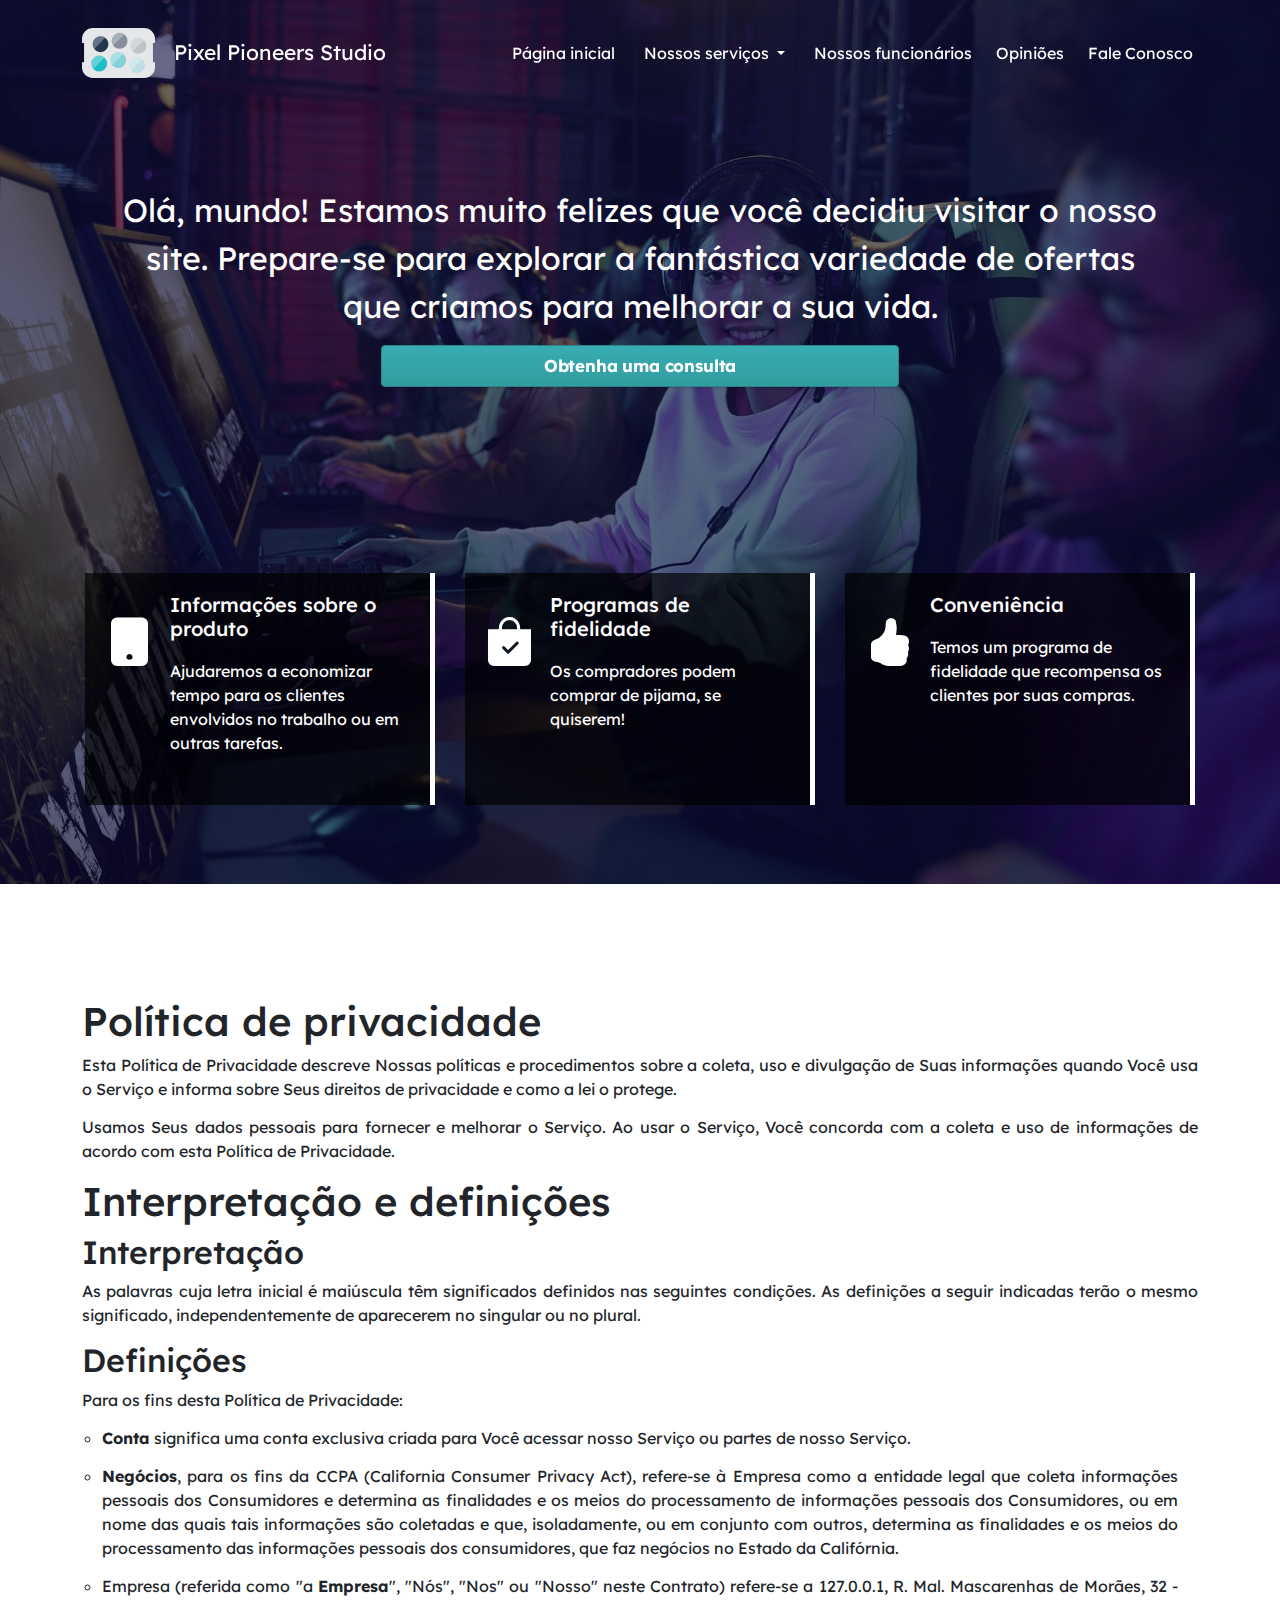
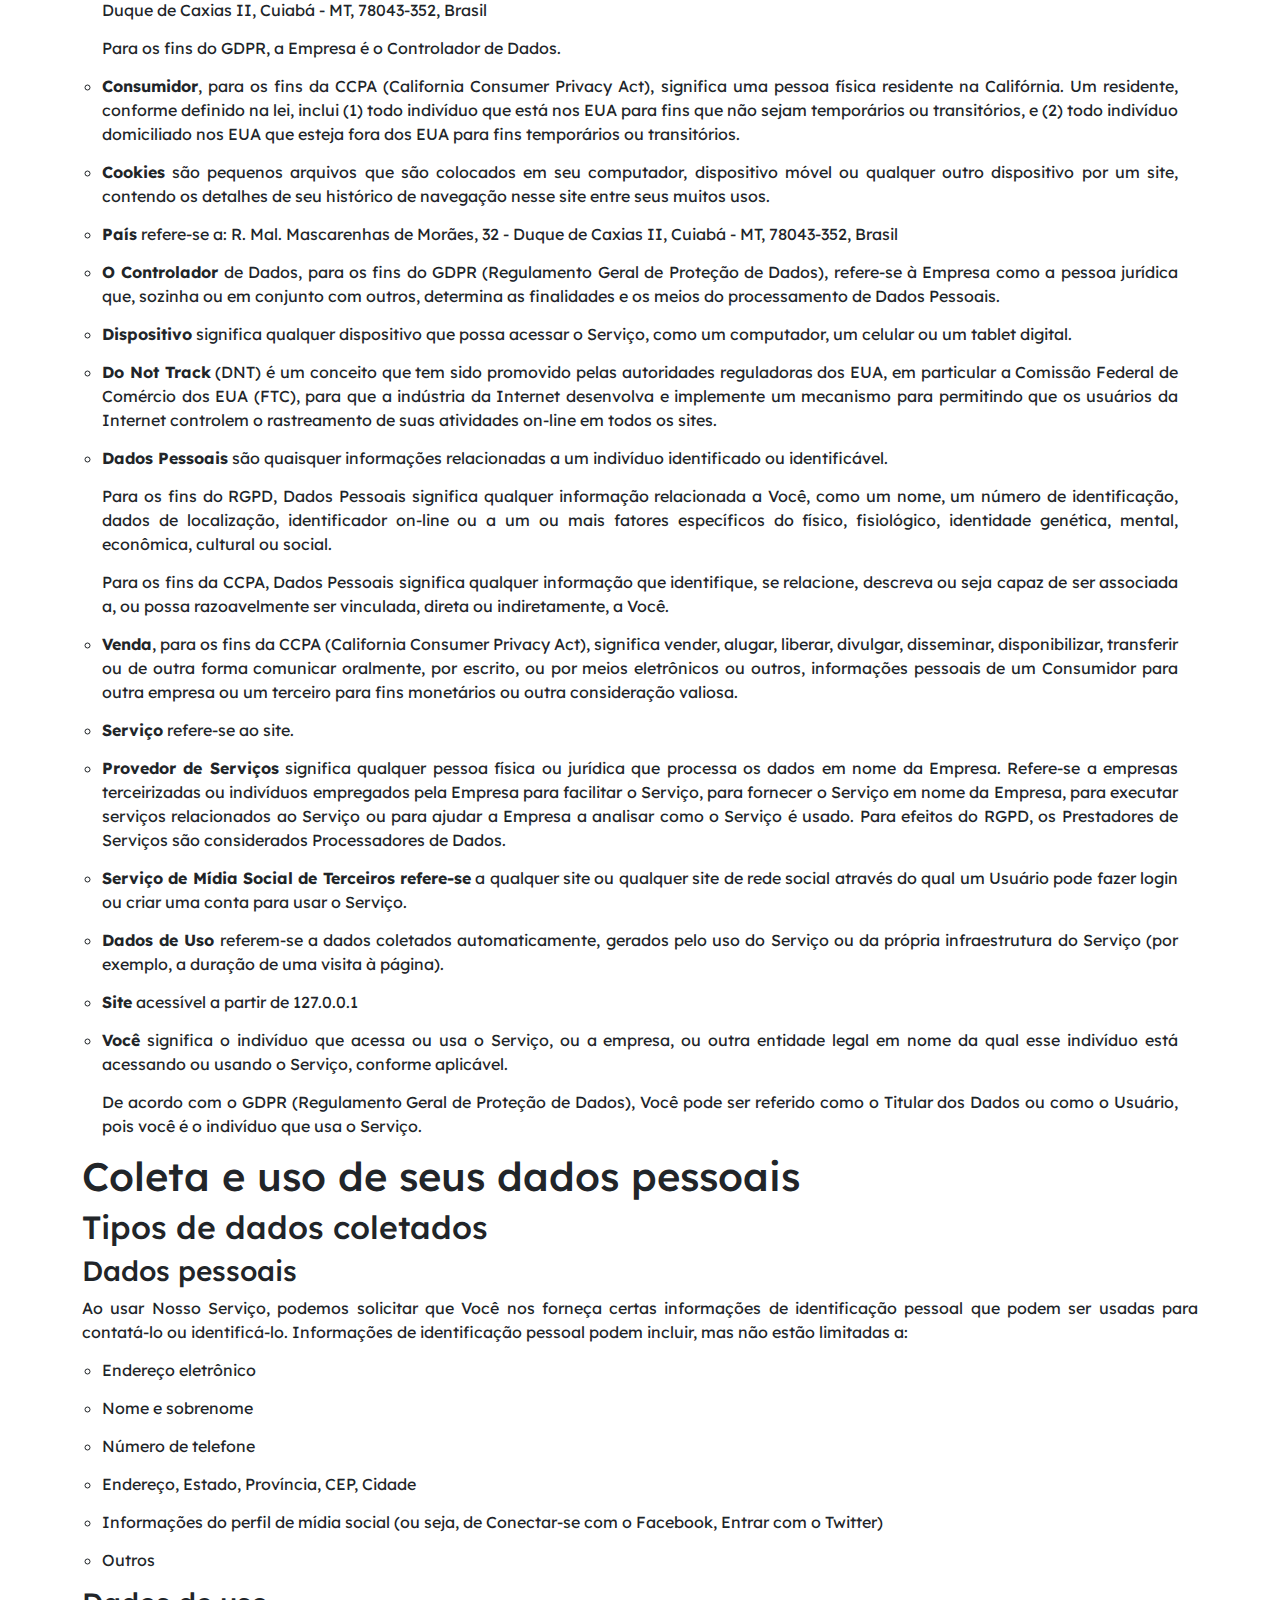
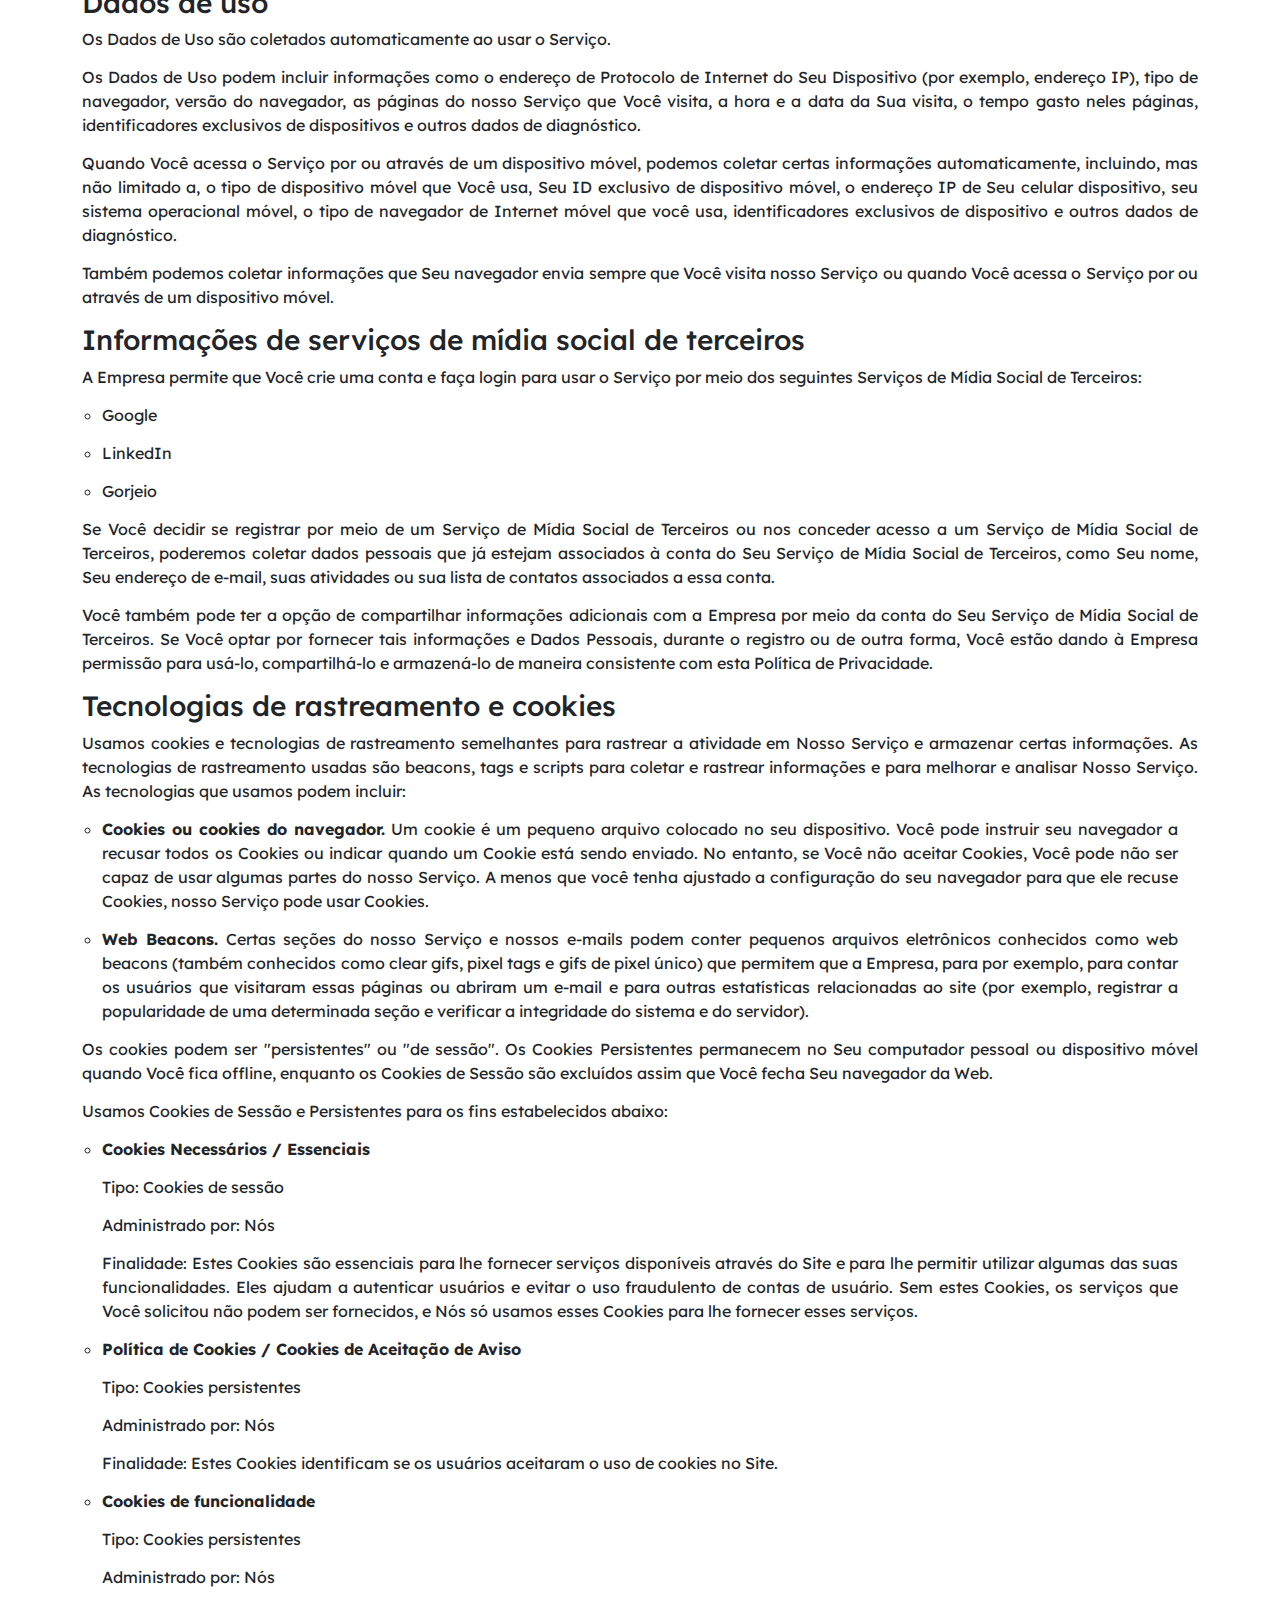
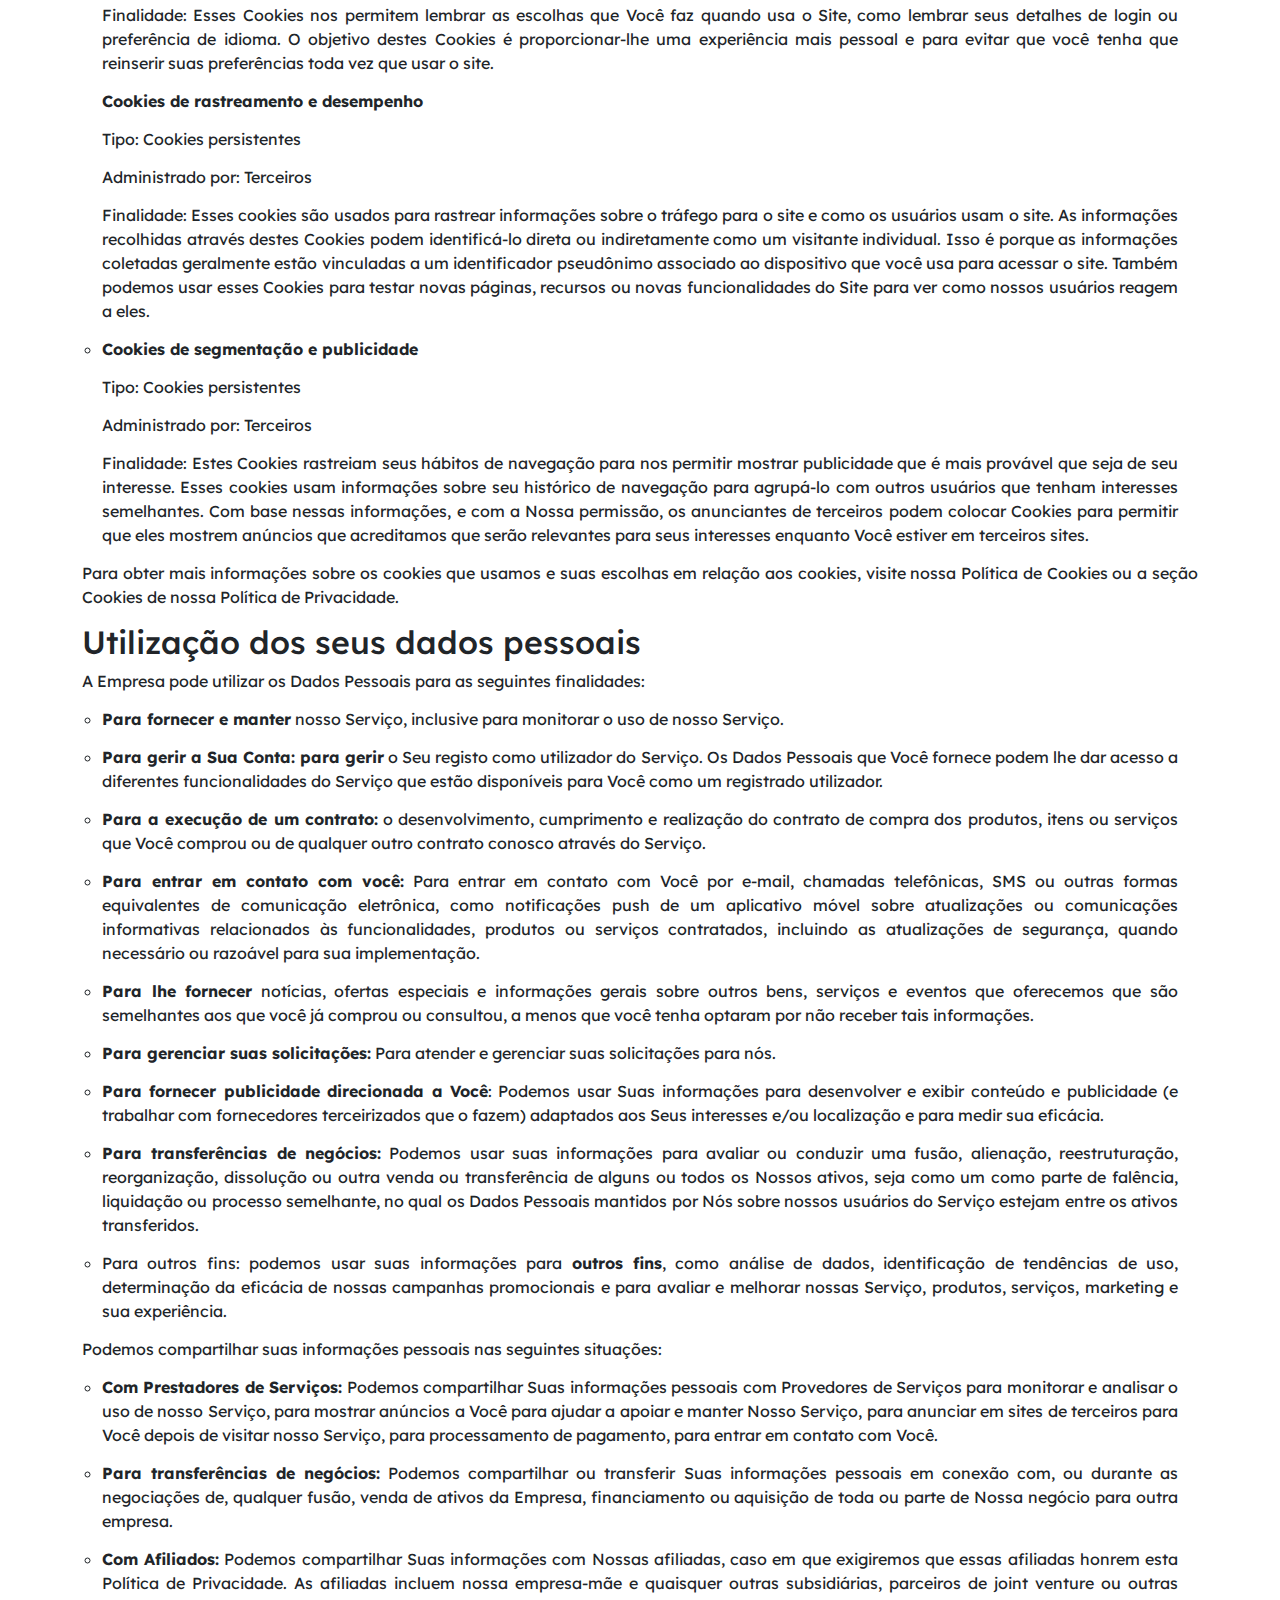
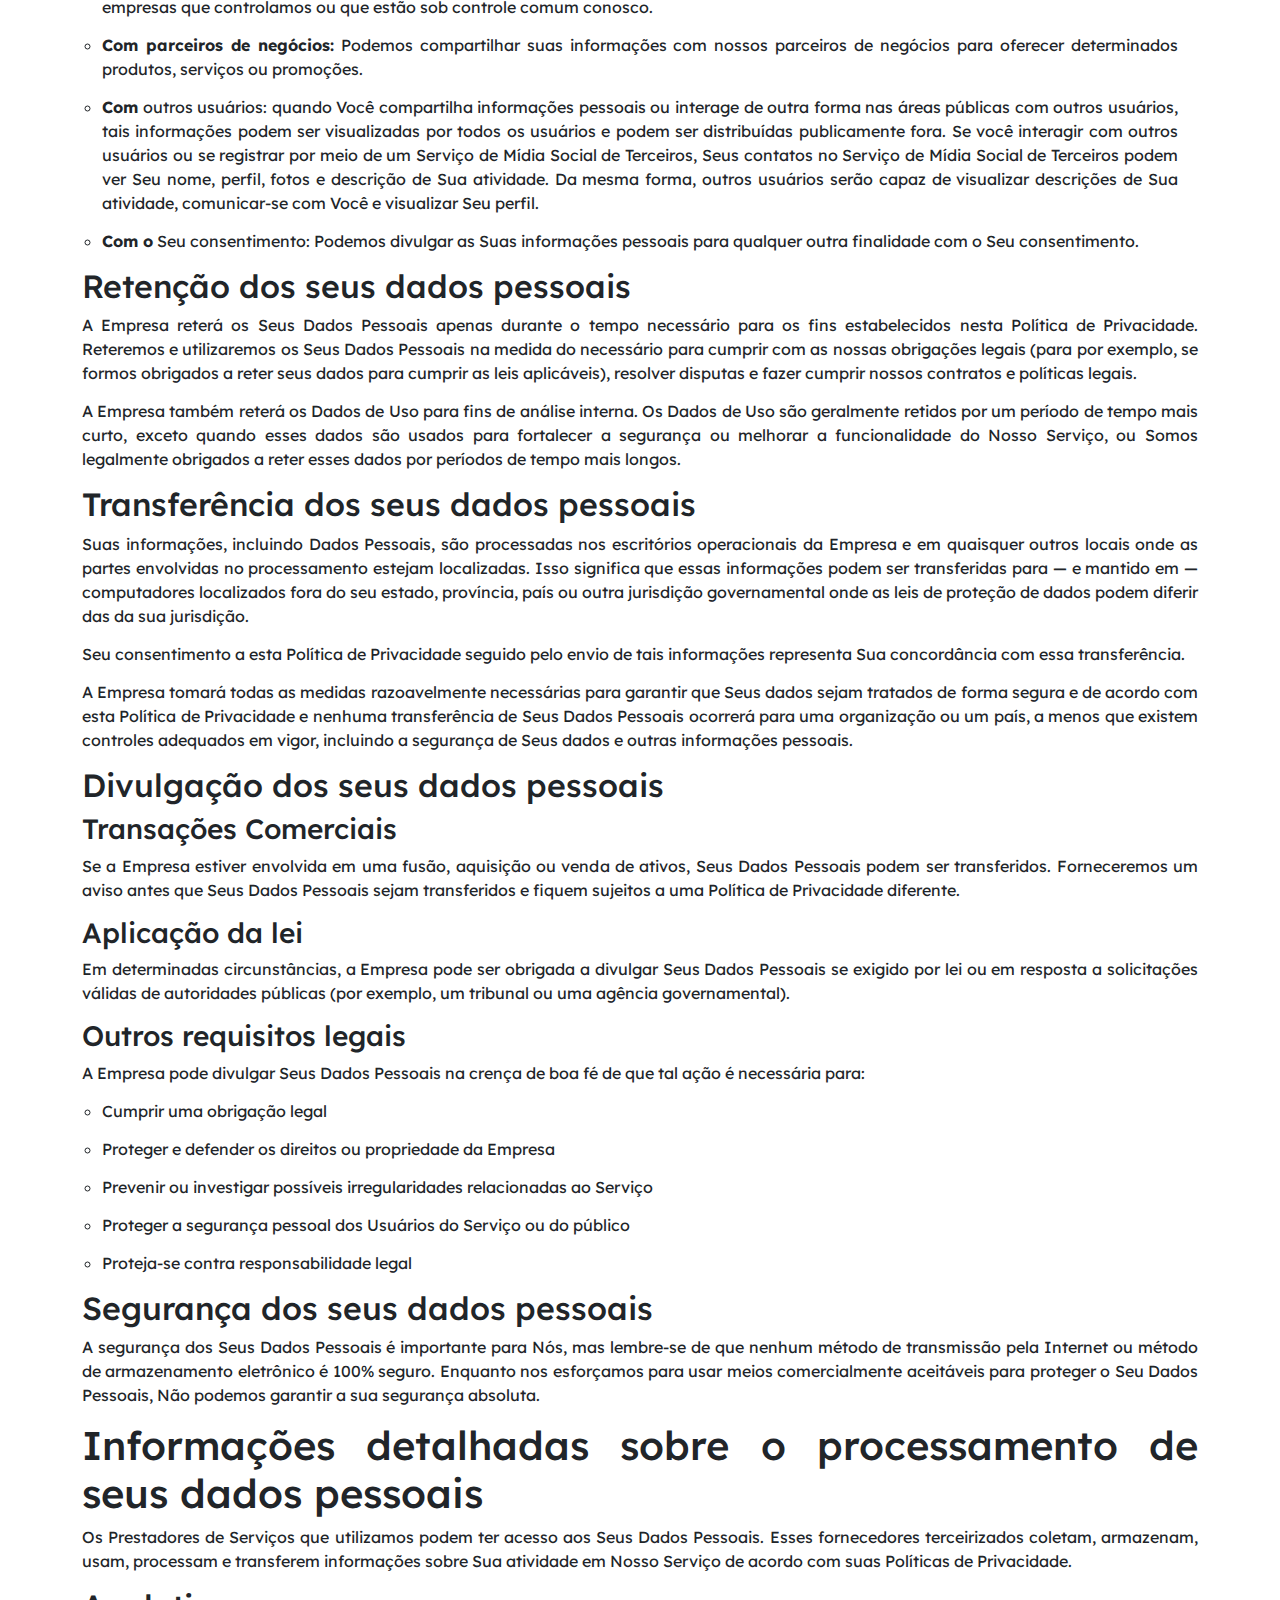
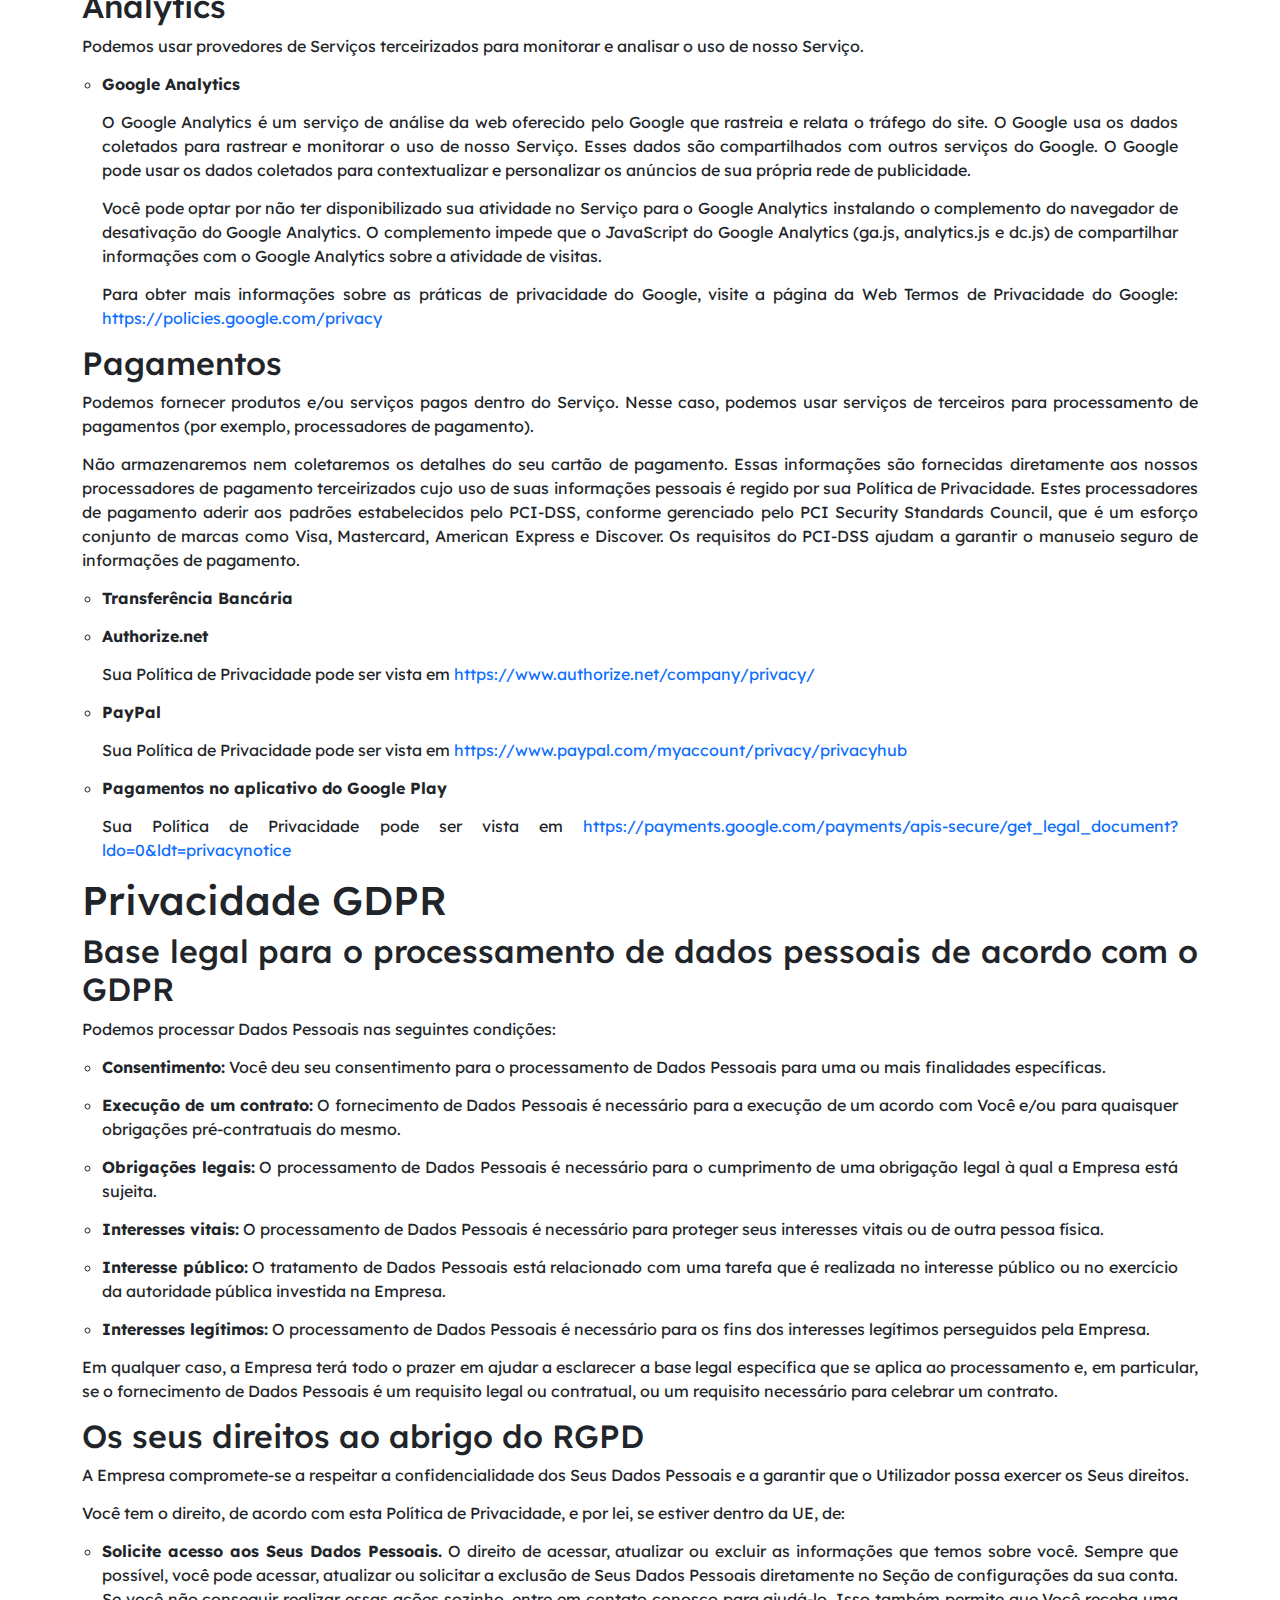
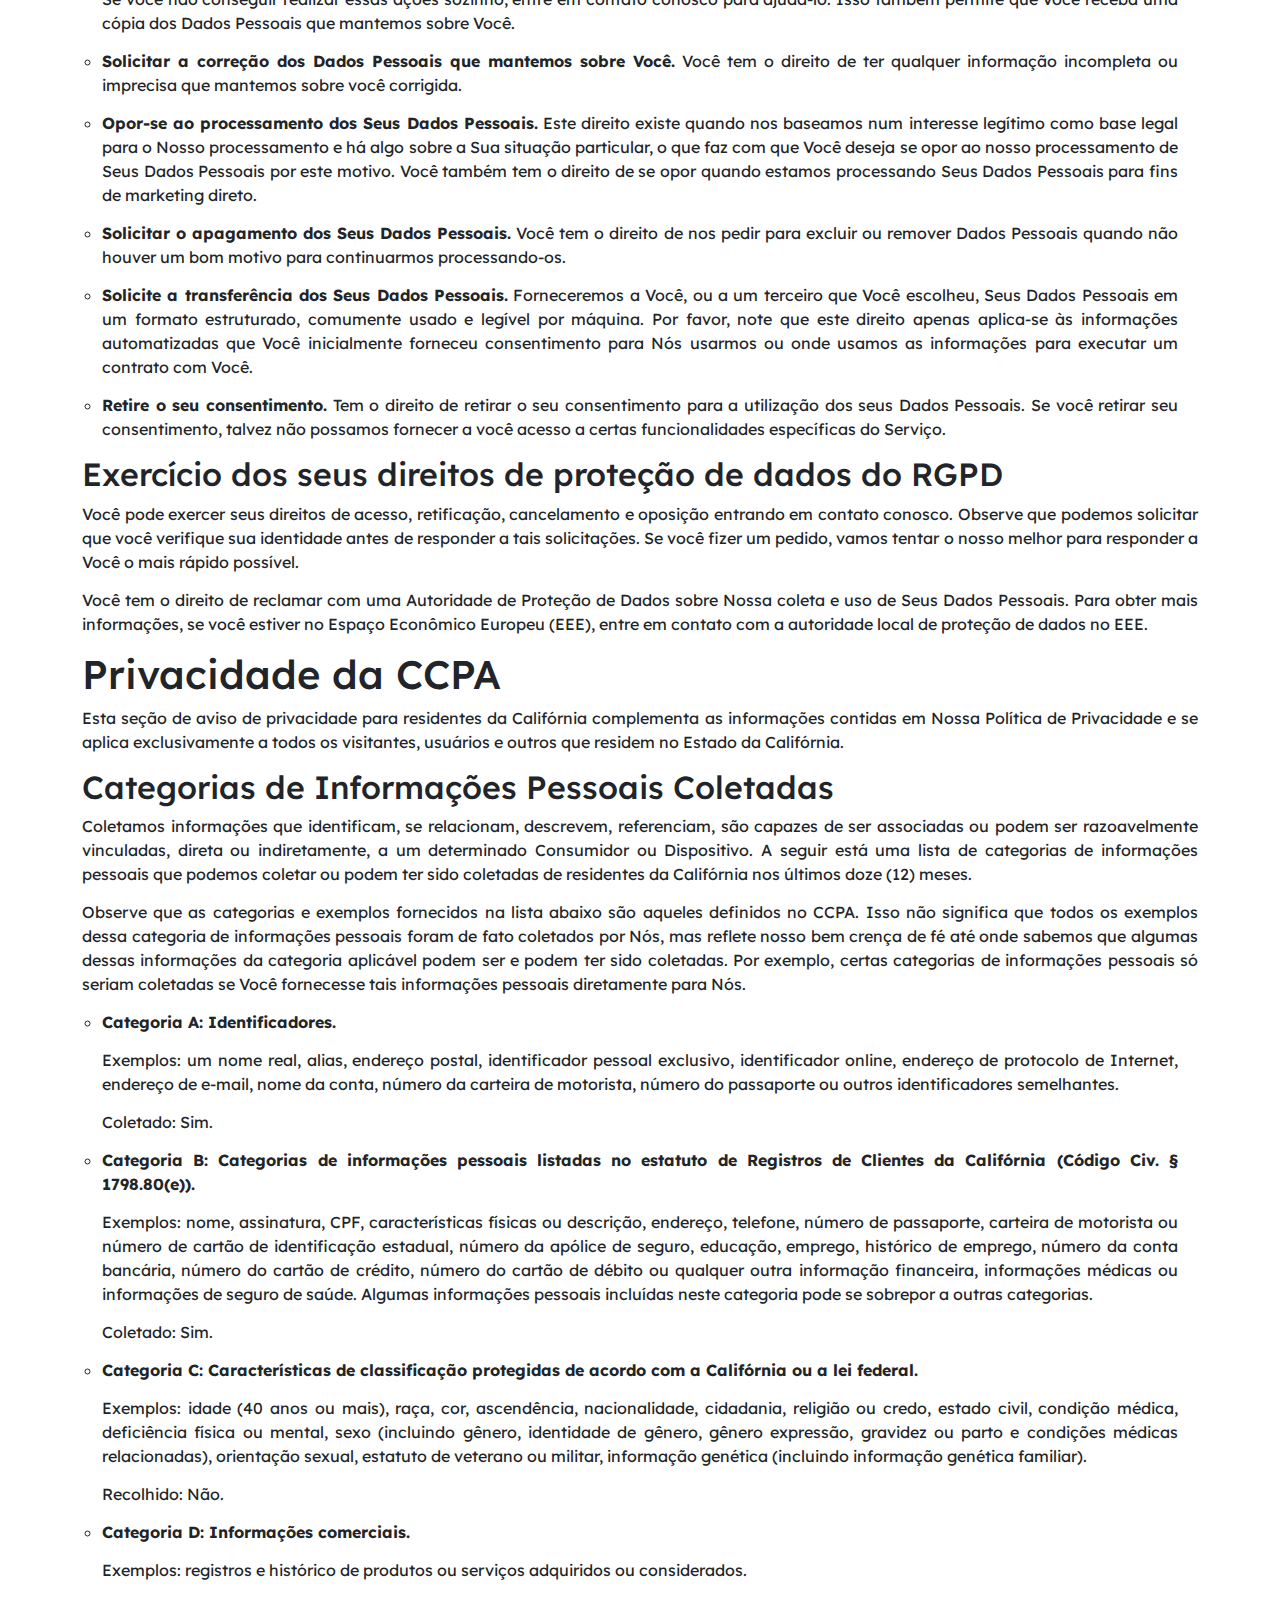
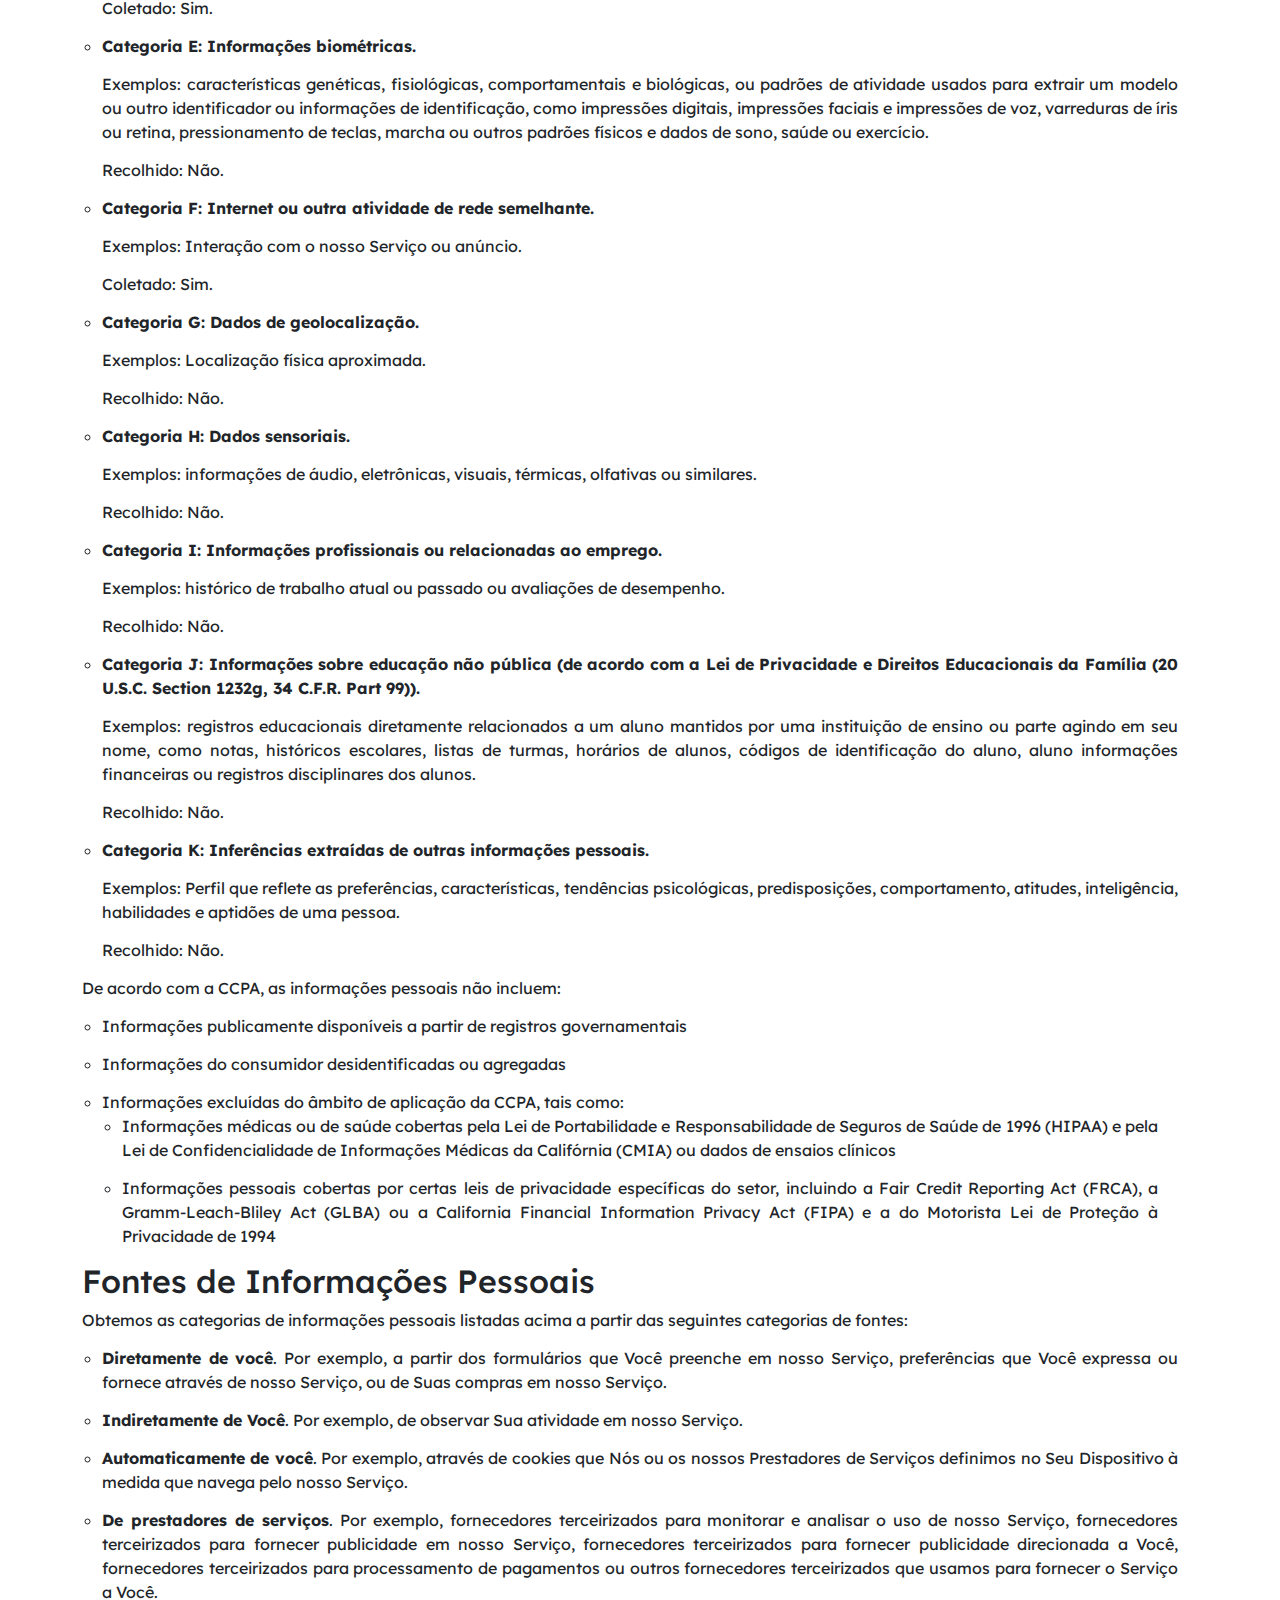
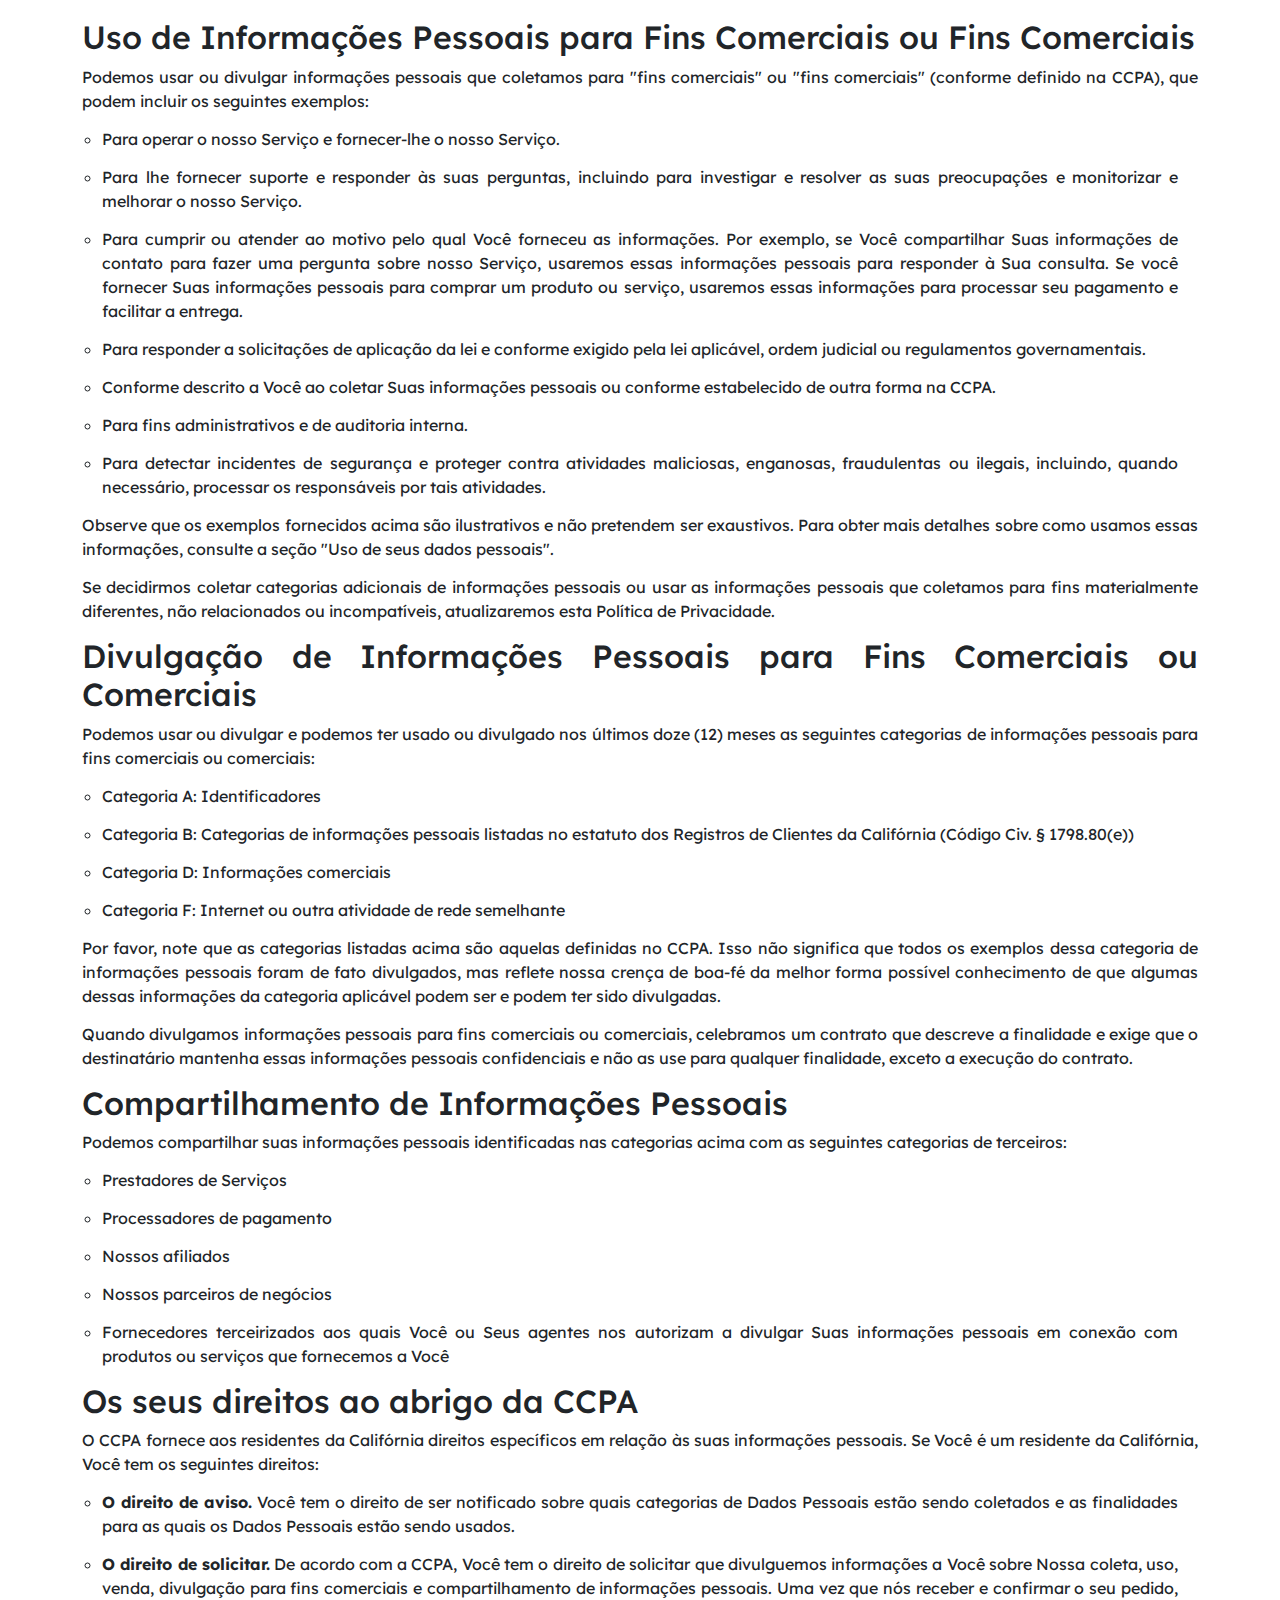
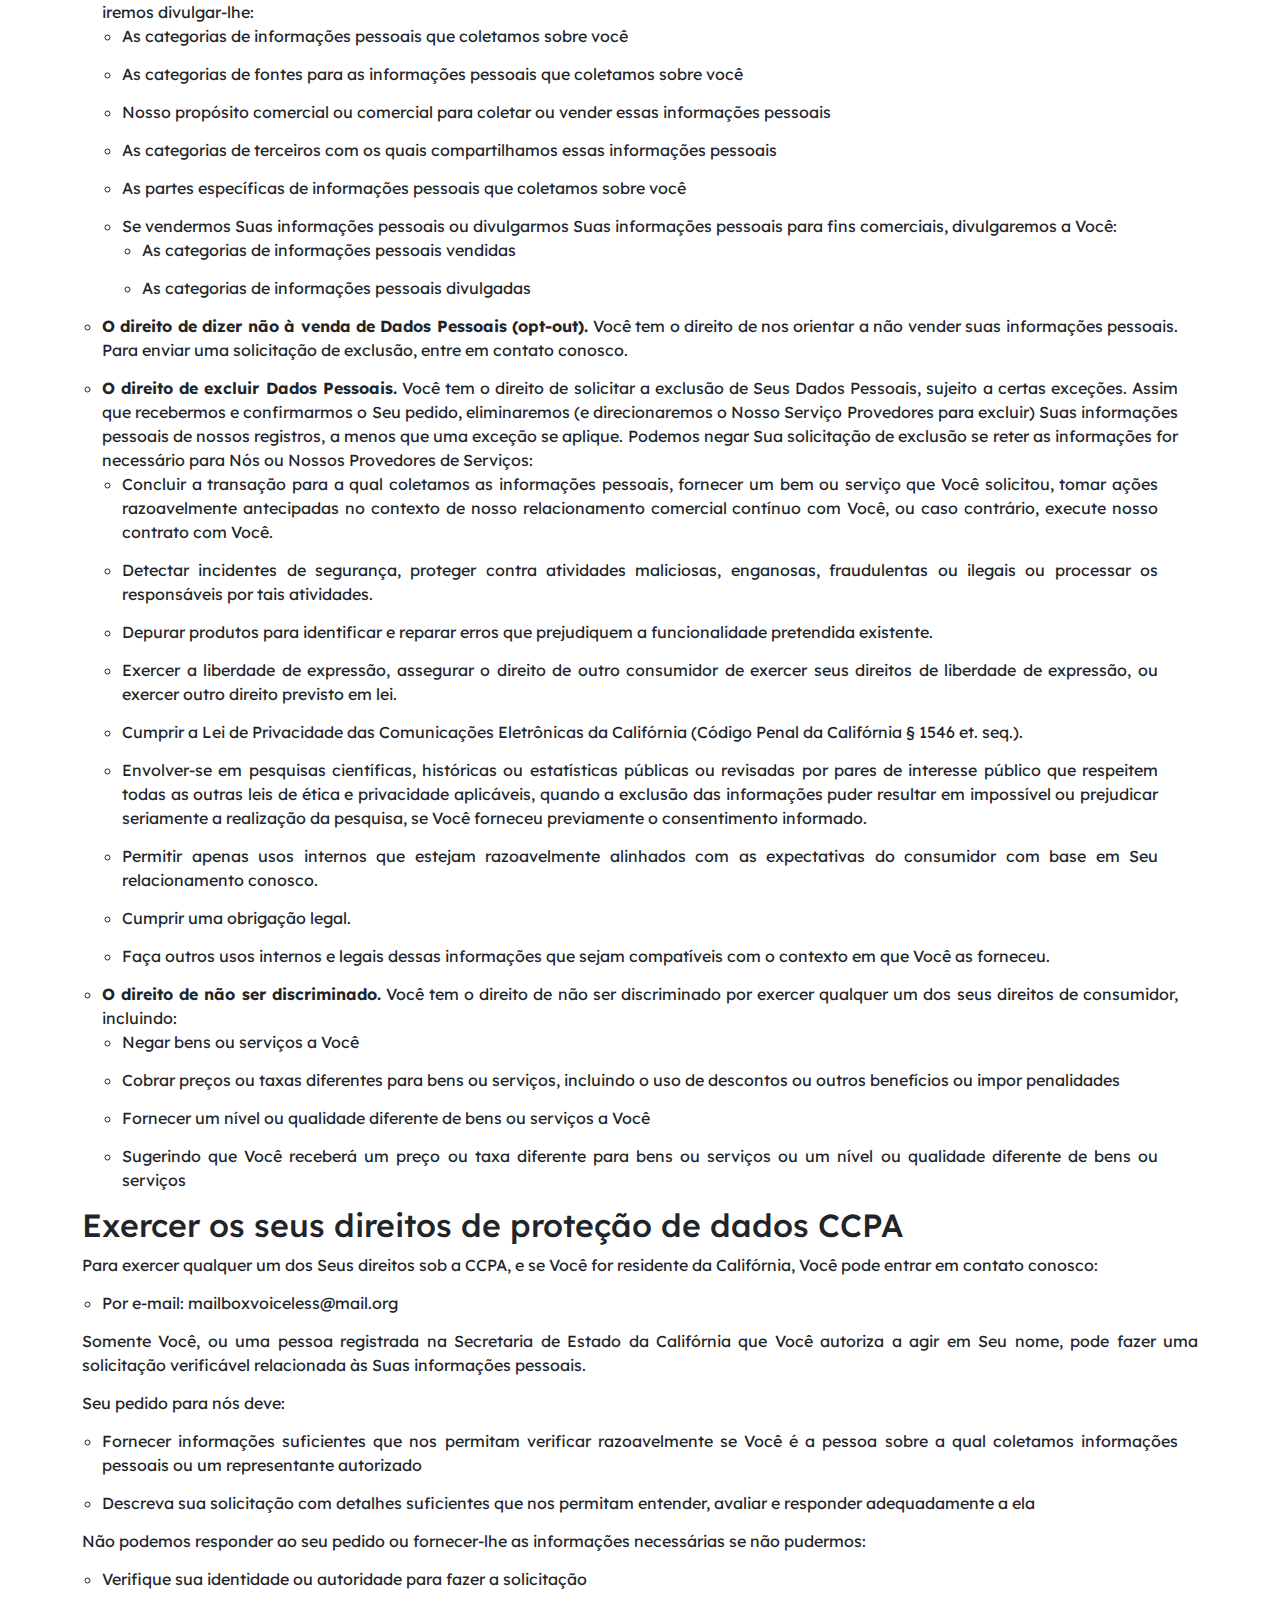
<file: w1 6/privacy-text.html>
<!DOCTYPE html>
<html>
    <head>
        <meta charset="UTF-8">
        <meta http-equiv="X-UA-Compatible" content="IE=edge">
        <meta name="viewport" content="width=device-width, initial-scale=1.0">
        <script src="case/cases-js/java_query.file.min.js"></script>


        <title>Política de privacidade</title>
        <meta property="og:title" content="Política de privacidade" /> 
        
        <meta property="og:description" content="Política de privacidade">
        <meta name="description" content="Política de privacidade">
        <link rel="stylesheet" href="case/case-css/boot_strap.css">
        <link rel="stylesheet" href="case/case-css/boot_strap.min.css.map">
        <link rel="stylesheet" href="case/case-css/bottom.css">
        <link rel="stylesheet" href="case/case-css/javacriptquery.fancybox.min.css">
        <link rel="stylesheet" href="case/case-css/icon.css">
        <link rel="stylesheet" href="case/case-css/slick_theme.css">
        <link rel="stylesheet" href="case/case-css/info_slick.css">
        <script src="case/cases-js/jquery.cookie.file.js"></script>
        <script src="case/cases-js/bootstrap.bundle.min.js"></script>
        

        <meta property="og:image" content="1710507361.jpg"/>
        <link rel="shortcut icon" href="logotip.svg" type="image/x-icon">
        <link rel="stylesheet" href="style.css">
        <link rel="stylesheet" href="case/case-css/media_query.css">
        
        </head>

        <body class="3ifDHCRV_9">
            <style>
            .menu-dropdown .divider,.dropdown-menu .divider{height:1px;margin:5px 0;overflow:hidden;background-color:#eee;border-bottom:1px solid #ffffff;}
.fa-calendar-day:before{content:'783'}
.ul-settings .settings-checkbox .checkbox_span:hover { background-position: -292px -1488px; }
.media-grid a{float:left;padding:4px;margin:0 0 18px 20px;border:1px solid #ddd;-webkit-border-radius:4px;-moz-border-radius:4px;border-radius:4px;-webkit-box-shadow:0 1px 1px rgba(0, 0, 0, 0.075);-moz-box-shadow:0 1px 1px rgba(0, 0, 0, 0.075);box-shadow:0 1px 1px rgba(0, 0, 0, 0.075);}
.inner-box-2 {
    background-color: #fff;
    border: 1px solid #ddd;
    float: left;
    height: 73px;
    margin-left: 0;
    margin-right:0px;
    margin-bottom:13px;
    padding-top: 17px;
    text-align: left;
    width: 308px;
}
.loader {
    position: fixed;
    left: 0px;
    top: 0px;
    width: 100%;
    height: 100%;
    z-index: 9999;
    background-color: black;
    opacity: .5;
}
.btn.disabled{cursor:default;background-image:none;filter:progid:DXImageTransform.Microsoft.gradient(enabled = false);filter:alpha(opacity=65);-khtml-opacity:0.65;-moz-opacity:0.65;opacity:0.65;-webkit-box-shadow:none;-moz-box-shadow:none;box-shadow:none;}
.sg h3 span {
    color: #777777;
    display: block;
    font-size: 17px;
    font-weight: 300;
    letter-spacing: -0.5px;
    padding-top: 4px;
}
.introjs-helperNumberLayer {
  box-sizing: content-box;
  position: absolute;
  visibility: visible;
  top: -16px;
  left: -16px;
  z-index: 9999999999 !important;
  padding: 2px;
  font-family: Arial, verdana, tahoma;
  font-size: 13px;
  font-weight: bold;
  color: white;
  text-align: center;
  text-shadow: 1px 1px 1px rgba(0,0,0,.3);
  background: #ff3019; /* Old browsers */
  background: -webkit-linear-gradient(top, #ff3019 0%, #cf0404 100%); /* Chrome10+,Safari5.1+ */
  background: -webkit-gradient(linear, left top, left bottom, color-stop(0%, #ff3019), color-stop(100%, #cf0404)); /* Chrome,Safari4+ */
  background:    -moz-linear-gradient(top, #ff3019 0%, #cf0404 100%); /* FF3.6+ */
  background:     -ms-linear-gradient(top, #ff3019 0%, #cf0404 100%); /* IE10+ */
  background:      -o-linear-gradient(top, #ff3019 0%, #cf0404 100%); /* Opera 11.10+ */
  background:         linear-gradient(to bottom, #ff3019 0%, #cf0404 100%);  /* W3C */
  width: 20px;
  height:20px;
  line-height: 20px;
  border: 3px solid white;
  border-radius: 50%;
  filter: 'progid:DXImageTransform.Microsoft.gradient(startColorstr='#ff3019', endColorstr='#cf0404', GradientType=0)'; /* IE6-9 */
  filter: 'progid:DXImageTransform.Microsoft.Shadow(direction=135, strength=2, color=ff0000)'; /* IE10 text shadows */
  box-shadow: 0 2px 5px rgba(0,0,0,.4);
}
.counhead label{font-size:11px; text-align:left; font-family: ProximaNova-Reg, Arial, Helvetica, sans-serif;}

            </style>

    <script type="text/javascript" src="case/cases-js/date-jquery.js"></script>
               <script>
                $(document).ready(function() {
                    function convertHex(hex,opacity){
                    hex = hex.replace('#','');
                    r = parseInt(hex.substring(0,2), 16);
                    g = parseInt(hex.substring(2,4), 16);
                    b = parseInt(hex.substring(4,6), 16);

                    result = 'rgba('+r+','+g+','+b+','+opacity/100+')';
                    return result;
                    }
                    $('.osmova-main').css('background-color', convertHex('#070739}',60));
                 $('.otziv').css('background-color', convertHex('#070739}',10));
                 $('.destination-back').css('background-color', convertHex('#070739}',30));
                });

</script>
   <script>
        $(window).on('scroll', function () {
            var pixels = 50;
            var top = 1200;
            if ($(window).scrollTop() > pixels) {
            $('.navbar-expand-md').addClass('navbar-reduce');
            $('.navbar-expand-md').removeClass('navbar-trans');
            } else {
            $('.navbar-expand-md').addClass('navbar-trans');
            $('.navbar-expand-md').removeClass('navbar-reduce');
            }
        });
    </script>


    <section class="osnova">
        <div class="osmova-main">
            <header class="main-header">
                <div class="header navbar-expand-md navbar-b navbar-trans flex-row-reverse">
                    <div class="container new-nav">
                        <div class="logo-main">
                        <div>
                            <img src="logotip.svg" alt="logo">
                        </div>
                        <p class="logo-text">
                            Pixel Pioneers Studio
                        </p>
                    </div>
                    <div class="nav">
                        <ul class="navig">
                            <a href="./">Página inicial</a>
                            <button class=" dropdown-toggle" type="button" id="dropdownMenu2" data-bs-toggle="dropdown" aria-expanded="false">
                                Nossos serviços
                            </button>
                            <ul class="dropdown-menu" aria-labelledby="dropdownMenu2">
                                <li><a  href="crafting-visions-into-virtual-realities-at-pixel-pioneers-studio.php"  class="dropdown-item" type="button">Criando visões em realidades virtuais no Pixel Pioneers Studio</a></li>
                                <li><a  href="crafting-visual-masterpieces-in-gaming.php"  class="dropdown-item" type="button">Criando obras-primas visuais em jogos</a></li>
                                <li><a  href="sonic-landscapes-the-art-of-audio-at-pixel-pioneers-studio.php"  class="dropdown-item" type="button">Paisagens Sonoras: A Arte do Áudio no Pixel Pioneers Studio</a></li>
                                <li><a  href="pixel-pioneers-studio-excellence-through-quality-assurance-and-testing.php"  class="dropdown-item" type="button">Pixel Pioneers Studio: excelência através da garantia de qualidade e testes</a></li>
                            </ul>
                            <a href="./#section2">Nossos funcionários</a>
                            <a href="./#section3">Opiniões</a>
                            <a href="contact-page.php">Fale Conosco</a>
                        </ul>
                    </div>
                    </div>

                </div>
            </header>
            <div class="otstypPad container shop-main XH0Z3Utu">
                <div class="shop">
                    <div class="container header-text">
                    <div class="header-text-osnova">Olá, mundo! Estamos muito felizes que você decidiu visitar o nosso site. Prepare-se para explorar a fantástica variedade de ofertas que criamos para melhorar a sua vida. </div>
                     <a href="tel:+553234223334" class="header-text-btn button-7">Obtenha uma consulta</a> 
                </div>
                </div>
            </div>
            <div class="container otstypPad">
                <div class="nagative_margin4">
				<div class="col-lg-4 col-md-6 col-sm-12">
					<div class="single_feature_six">
						<div class="single_feature_six_icon mr-3">
							<i class="block-preim-main-2 bi bi-tablet-fill"></i>
						</div>
						<div class="single_feature_six_content white">
							<h5>Informações sobre o produto</h5>
							<p>Ajudaremos a economizar tempo para os clientes envolvidos no trabalho ou em outras tarefas.</p>
						</div>
					</div>
				</div>
				<div class="col-lg-4 col-md-6 col-sm-12">
					<div class="single_feature_six">
						<div class="single_feature_six_icon mr-3">
							<i class="block-preim-main-1 bi bi-bag-check-fill"></i>
						</div>
						<div class="single_feature_six_content white">
							<h5>Programas de fidelidade</h5>
							<p>Os compradores podem comprar de pijama, se quiserem!</p>
						</div>
					</div>
				</div>
				<div class="col-lg-4 col-md-6 col-sm-12">
					<div class="single_feature_six">
						<div class="single_feature_six_icon mr-3">
							<i class="block-preim-main-1 bi bi-hand-thumbs-up-fill"></i>
						</div>
						<div class="single_feature_six_content white">
							<h5>Conveniência</h5>
							<p>Temos um programa de fidelidade que recompensa os clientes por suas compras.</p>
						</div>
					</div>
				</div>
			</div>
            </div>
		</div>
    </section>

        

<div style="padding: 113px 0px;">
    <div class="container privat">
        <h1>Política de privacidade</h1>
        <p>Esta Política de Privacidade descreve Nossas políticas e procedimentos sobre a coleta, uso e divulgação de Suas informações quando Você usa o Serviço e informa sobre Seus direitos de privacidade e como a lei o protege.</p>
<p>Usamos Seus dados pessoais para fornecer e melhorar o Serviço. Ao usar o Serviço, Você concorda com a coleta e uso de informações de acordo com esta Política de Privacidade.</p>
<h1>Interpretação e definições</h1>
<h2>Interpretação</h2>
<p>As palavras cuja letra inicial é maiúscula têm significados definidos nas seguintes condições. As definições a seguir indicadas terão o mesmo significado, independentemente de aparecerem no singular ou no plural.</p>
<h2>Definições</h2>
<p>Para os fins desta Política de Privacidade:</p>
<ul>
	<li>
		<p><strong>Conta</strong> significa uma conta exclusiva criada para Você acessar nosso Serviço ou partes de nosso Serviço.</p>
	</li>
	<li>
		<p>
			<strong>Negócios</strong>, para os fins da CCPA (California Consumer Privacy Act), refere-se à Empresa como a entidade legal que coleta informações pessoais dos Consumidores e determina as finalidades e os meios do
			processamento de informações pessoais dos Consumidores, ou em nome das quais tais informações são coletadas e que, isoladamente, ou em conjunto com outros, determina as finalidades e os meios do processamento das informações pessoais dos consumidores,
			que faz negócios no Estado da Califórnia.</p>
	</li>
	<li>
		<p>Empresa (referida como "a <strong>Empresa</strong>", "Nós", "Nos" ou "Nosso" neste Contrato) refere-se a <span class="domaintextname-bBMulHw7"></span>, R. Mal. Mascarenhas de Morães, 32 - Duque de Caxias II, Cuiabá - MT, 78043-352, Brasil</p>
		<p>Para os fins do GDPR, a Empresa é o Controlador de Dados.</p>
	</li>
	<li>
		<p>
			<strong>Consumidor</strong>, para os fins da CCPA (California Consumer Privacy Act), significa uma pessoa física residente na Califórnia. Um residente, conforme definido na lei, inclui (1) todo indivíduo que está nos EUA
			para fins que não sejam temporários ou transitórios, e (2) todo indivíduo domiciliado nos EUA que esteja fora dos EUA para fins temporários ou transitórios.</p>
	</li>
	<li>
		<p><strong>Cookies</strong> são pequenos arquivos que são colocados em seu computador, dispositivo móvel ou qualquer outro dispositivo por um site, contendo os detalhes de seu histórico de navegação nesse site entre seus muitos usos.</p>
	</li>
	<li>
		<p><strong>País</strong> refere-se a: R. Mal. Mascarenhas de Morães, 32 - Duque de Caxias II, Cuiabá - MT, 78043-352, Brasil</p>
	</li>
	<li>
		<p>
			<strong>O Controlador</strong> de Dados, para os fins do GDPR (Regulamento Geral de Proteção de Dados), refere-se à Empresa como a pessoa jurídica que, sozinha ou em conjunto com outros, determina as finalidades e os meios do
			processamento de Dados Pessoais.</p>
	</li>
	<li>
		<p><strong>Dispositivo</strong> significa qualquer dispositivo que possa acessar o Serviço, como um computador, um celular ou um tablet digital.</p>
	</li>
	<li>
		<p>
			<strong>Do Not Track</strong> (DNT) é um conceito que tem sido promovido pelas autoridades reguladoras dos EUA, em particular a Comissão Federal de Comércio dos EUA (FTC), para que a indústria da Internet desenvolva e implemente um mecanismo para
			permitindo que os usuários da Internet controlem o rastreamento de suas atividades on-line em todos os sites.</p>
	</li>
	<li>
		<p><strong>Dados Pessoais</strong> são quaisquer informações relacionadas a um indivíduo identificado ou identificável.</p>
		<p>Para os fins do RGPD, Dados Pessoais significa qualquer informação relacionada a Você, como um nome, um número de identificação, dados de localização, identificador on-line ou a um ou mais fatores específicos do físico, fisiológico,
			identidade genética, mental, econômica, cultural ou social.</p>
		<p>Para os fins da CCPA, Dados Pessoais significa qualquer informação que identifique, se relacione, descreva ou seja capaz de ser associada a, ou possa razoavelmente ser vinculada, direta ou indiretamente, a Você.</p>
	</li>
	<li>
		<p>
			<strong>Venda</strong>, para os fins da CCPA (California Consumer Privacy Act), significa vender, alugar, liberar, divulgar, disseminar, disponibilizar, transferir ou de outra forma comunicar oralmente, por escrito,
			ou por meios eletrônicos ou outros, informações pessoais de um Consumidor para outra empresa ou um terceiro para fins monetários ou outra consideração valiosa.</p>
	</li>
	<li>
		<p><strong>Serviço</strong> refere-se ao site.</p>
	</li>
	<li>
		<p>
			<strong>Provedor de Serviços</strong> significa qualquer pessoa física ou jurídica que processa os dados em nome da Empresa. Refere-se a empresas terceirizadas ou indivíduos empregados pela Empresa para facilitar o Serviço, para fornecer
			o Serviço em nome da Empresa, para executar serviços relacionados ao Serviço ou para ajudar a Empresa a analisar como o Serviço é usado. Para efeitos do RGPD, os Prestadores de Serviços são considerados Processadores de Dados.</p>
	</li>
	<li>
		<p><strong>Serviço de Mídia Social de Terceiros refere-se</strong> a qualquer site ou qualquer site de rede social através do qual um Usuário pode fazer login ou criar uma conta para usar o Serviço.</p>
	</li>
	<li>
		<p><strong>Dados de Uso</strong> referem-se a dados coletados automaticamente, gerados pelo uso do Serviço ou da própria infraestrutura do Serviço (por exemplo, a duração de uma visita à página).</p>
	</li>
	<li>
		<p><strong>Site</strong> acessível a partir de <span class="domaintextname-bBMulHw7"></span></p>
	</li>
	<li>
		<p><strong>Você</strong> significa o indivíduo que acessa ou usa o Serviço, ou a empresa, ou outra entidade legal em nome da qual esse indivíduo está acessando ou usando o Serviço, conforme aplicável.</p>
		<p>De acordo com o GDPR (Regulamento Geral de Proteção de Dados), Você pode ser referido como o Titular dos Dados ou como o Usuário, pois você é o indivíduo que usa o Serviço.</p>
	</li>
</ul>
<h1>Coleta e uso de seus dados pessoais</h1>
<h2>Tipos de dados coletados</h2>
<h3>Dados pessoais</h3>
<p>Ao usar Nosso Serviço, podemos solicitar que Você nos forneça certas informações de identificação pessoal que podem ser usadas para contatá-lo ou identificá-lo. Informações de identificação pessoal podem incluir, mas não estão limitadas a:</p>
<ul>
	<li>Endereço eletrônico</li>
	<li>Nome e sobrenome</li>
	<li>Número de telefone</li>
	<li>Endereço, Estado, Província, CEP, Cidade</li>
	<li>Informações do perfil de mídia social (ou seja, de Conectar-se com o Facebook, Entrar com o Twitter)</li>
	<li>Outros</li>
</ul>
<h3>Dados de uso</h3>
<p>Os Dados de Uso são coletados automaticamente ao usar o Serviço.</p>
<p>Os Dados de Uso podem incluir informações como o endereço de Protocolo de Internet do Seu Dispositivo (por exemplo, endereço IP), tipo de navegador, versão do navegador, as páginas do nosso Serviço que Você visita, a hora e a data da Sua visita, o tempo gasto neles
	páginas, identificadores exclusivos de dispositivos e outros dados de diagnóstico.</p>
<p>Quando Você acessa o Serviço por ou através de um dispositivo móvel, podemos coletar certas informações automaticamente, incluindo, mas não limitado a, o tipo de dispositivo móvel que Você usa, Seu ID exclusivo de dispositivo móvel, o endereço IP de Seu celular
	dispositivo, seu sistema operacional móvel, o tipo de navegador de Internet móvel que você usa, identificadores exclusivos de dispositivo e outros dados de diagnóstico.</p>
<p>Também podemos coletar informações que Seu navegador envia sempre que Você visita nosso Serviço ou quando Você acessa o Serviço por ou através de um dispositivo móvel.</p>
<h3>Informações de serviços de mídia social de terceiros</h3>
<p>A Empresa permite que Você crie uma conta e faça login para usar o Serviço por meio dos seguintes Serviços de Mídia Social de Terceiros:</p>
<ul>
	<li>Google</li>
	<li>LinkedIn</li>
	<li>Gorjeio</li>
</ul>
<p>Se Você decidir se registrar por meio de um Serviço de Mídia Social de Terceiros ou nos conceder acesso a um Serviço de Mídia Social de Terceiros, poderemos coletar dados pessoais que já estejam associados à conta do Seu Serviço de Mídia Social de Terceiros, como Seu nome, Seu
	endereço de e-mail, suas atividades ou sua lista de contatos associados a essa conta.</p>
<p>Você também pode ter a opção de compartilhar informações adicionais com a Empresa por meio da conta do Seu Serviço de Mídia Social de Terceiros. Se Você optar por fornecer tais informações e Dados Pessoais, durante o registro ou de outra forma, Você
	estão dando à Empresa permissão para usá-lo, compartilhá-lo e armazená-lo de maneira consistente com esta Política de Privacidade.</p>
<h3>Tecnologias de rastreamento e cookies</h3>
<p>Usamos cookies e tecnologias de rastreamento semelhantes para rastrear a atividade em Nosso Serviço e armazenar certas informações. As tecnologias de rastreamento usadas são beacons, tags e scripts para coletar e rastrear informações e para melhorar e analisar
	Nosso Serviço. As tecnologias que usamos podem incluir:</p>
<ul>
	<li>
		<strong>Cookies ou cookies do navegador.</strong> Um cookie é um pequeno arquivo colocado no seu dispositivo. Você pode instruir seu navegador a recusar todos os Cookies ou indicar quando um Cookie está sendo enviado. No entanto, se Você não aceitar Cookies, Você
		pode não ser capaz de usar algumas partes do nosso Serviço. A menos que você tenha ajustado a configuração do seu navegador para que ele recuse Cookies, nosso Serviço pode usar Cookies.</li>
	<li>
		<strong>Web Beacons.</strong> Certas seções do nosso Serviço e nossos e-mails podem conter pequenos arquivos eletrônicos conhecidos como web beacons (também conhecidos como clear gifs, pixel tags e gifs de pixel único) que permitem que a Empresa, para
		por exemplo, para contar os usuários que visitaram essas páginas ou abriram um e-mail e para outras estatísticas relacionadas ao site (por exemplo, registrar a popularidade de uma determinada seção e verificar a integridade do sistema e do servidor).</li>
</ul>
<p>Os cookies podem ser "persistentes" ou "de sessão". Os Cookies Persistentes permanecem no Seu computador pessoal ou dispositivo móvel quando Você fica offline, enquanto os Cookies de Sessão são excluídos assim que Você fecha Seu navegador da Web.</p>
<p>Usamos Cookies de Sessão e Persistentes para os fins estabelecidos abaixo:</p>
<ul>
	<li>
		<p><strong>Cookies Necessários / Essenciais</strong></p>
		<p>Tipo: Cookies de sessão</p>
		<p>Administrado por: Nós</p>
		<p>Finalidade: Estes Cookies são essenciais para lhe fornecer serviços disponíveis através do Site e para lhe permitir utilizar algumas das suas funcionalidades. Eles ajudam a autenticar usuários e evitar o uso fraudulento de contas de usuário. Sem
			estes Cookies, os serviços que Você solicitou não podem ser fornecidos, e Nós só usamos esses Cookies para lhe fornecer esses serviços.</p>
	</li>
	<li>
		<p><strong>Política de Cookies / Cookies de Aceitação de Aviso</strong></p>
		<p>Tipo: Cookies persistentes</p>
		<p>Administrado por: Nós</p>
		<p>Finalidade: Estes Cookies identificam se os usuários aceitaram o uso de cookies no Site.</p>
	</li>
	<li>
		<p><strong>Cookies de funcionalidade</strong></p>
		<p>Tipo: Cookies persistentes</p>
		<p>Administrado por: Nós</p>
		<p>Finalidade: Esses Cookies nos permitem lembrar as escolhas que Você faz quando usa o Site, como lembrar seus detalhes de login ou preferência de idioma. O objetivo destes Cookies é proporcionar-lhe uma experiência mais pessoal
			e para evitar que você tenha que reinserir suas preferências toda vez que usar o site.</p>
	</li>
	<p><strong>Cookies de rastreamento e desempenho</strong></p>
	<p>Tipo: Cookies persistentes</p>
	<p>Administrado por: Terceiros</p>
	<p>Finalidade: Esses cookies são usados para rastrear informações sobre o tráfego para o site e como os usuários usam o site. As informações recolhidas através destes Cookies podem identificá-lo direta ou indiretamente como um visitante individual. Isso é
		porque as informações coletadas geralmente estão vinculadas a um identificador pseudônimo associado ao dispositivo que você usa para acessar o site. Também podemos usar esses Cookies para testar novas páginas, recursos ou novas funcionalidades do
		Site para ver como nossos usuários reagem a eles.</p>

	<li>
		<p><strong>Cookies de segmentação e publicidade</strong></p>
		<p>Tipo: Cookies persistentes</p>
		<p>Administrado por: Terceiros</p>
		<p>Finalidade: Estes Cookies rastreiam seus hábitos de navegação para nos permitir mostrar publicidade que é mais provável que seja de seu interesse. Esses cookies usam informações sobre seu histórico de navegação para agrupá-lo com outros usuários que tenham
			interesses semelhantes. Com base nessas informações, e com a Nossa permissão, os anunciantes de terceiros podem colocar Cookies para permitir que eles mostrem anúncios que acreditamos que serão relevantes para seus interesses enquanto Você estiver em terceiros
			sites.</p>
	</li>
</ul>
<p>Para obter mais informações sobre os cookies que usamos e suas escolhas em relação aos cookies, visite nossa Política de Cookies ou a seção Cookies de nossa Política de Privacidade.</p>
<h2>Utilização dos seus dados pessoais</h2>
<p>A Empresa pode utilizar os Dados Pessoais para as seguintes finalidades:</p>
<ul>
	<li><strong>Para fornecer e manter</strong> nosso Serviço, inclusive para monitorar o uso de nosso Serviço.</li>
	<li>
		<strong>Para gerir a Sua Conta: para gerir</strong> o Seu registo como utilizador do Serviço. Os Dados Pessoais que Você fornece podem lhe dar acesso a diferentes funcionalidades do Serviço que estão disponíveis para Você como um registrado
		utilizador.</li>
	<li>
		<strong>Para a execução de um contrato:</strong> o desenvolvimento, cumprimento e realização do contrato de compra dos produtos, itens ou serviços que Você comprou ou de qualquer outro contrato conosco através do Serviço.</li>
	<li>
		<strong>Para entrar em contato com você:</strong> Para entrar em contato com Você por e-mail, chamadas telefônicas, SMS ou outras formas equivalentes de comunicação eletrônica, como notificações push de um aplicativo móvel sobre atualizações ou comunicações informativas
		relacionados às funcionalidades, produtos ou serviços contratados, incluindo as atualizações de segurança, quando necessário ou razoável para sua implementação.</li>
	<li>
		<strong>Para lhe fornecer</strong> notícias, ofertas especiais e informações gerais sobre outros bens, serviços e eventos que oferecemos que são semelhantes aos que você já comprou ou consultou, a menos que você tenha
		optaram por não receber tais informações.</li>
	<li><strong>Para gerenciar suas solicitações:</strong> Para atender e gerenciar suas solicitações para nós.</li>
	<li>
		<strong>Para fornecer publicidade direcionada a Você</strong>: Podemos usar Suas informações para desenvolver e exibir conteúdo e publicidade (e trabalhar com fornecedores terceirizados que o fazem) adaptados aos Seus interesses e/ou localização e para
		medir sua eficácia.</li>
	<li>
		<strong>Para transferências de negócios:</strong> Podemos usar suas informações para avaliar ou conduzir uma fusão, alienação, reestruturação, reorganização, dissolução ou outra venda ou transferência de alguns ou todos os Nossos ativos, seja como um
		como parte de falência, liquidação ou processo semelhante, no qual os Dados Pessoais mantidos por Nós sobre nossos usuários do Serviço estejam entre os ativos transferidos.</li>
	<li>
		Para outros fins: podemos usar suas informações para <strong>outros fins</strong>, como análise de dados, identificação de tendências de uso, determinação da eficácia de nossas campanhas promocionais e para avaliar e melhorar nossas
		Serviço, produtos, serviços, marketing e sua experiência.</li>
</ul>
<p>Podemos compartilhar suas informações pessoais nas seguintes situações:</p>
<ul>
	<li>
		<strong>Com Prestadores de Serviços:</strong> Podemos compartilhar Suas informações pessoais com Provedores de Serviços para monitorar e analisar o uso de nosso Serviço, para mostrar anúncios a Você para ajudar a apoiar e manter Nosso Serviço, para
		anunciar em sites de terceiros para Você depois de visitar nosso Serviço, para processamento de pagamento, para entrar em contato com Você.</li>
	<li>
		<strong>Para transferências de negócios:</strong> Podemos compartilhar ou transferir Suas informações pessoais em conexão com, ou durante as negociações de, qualquer fusão, venda de ativos da Empresa, financiamento ou aquisição de toda ou parte de Nossa
		negócio para outra empresa.</li>
	<li>
		<strong>Com Afiliados:</strong> Podemos compartilhar Suas informações com Nossas afiliadas, caso em que exigiremos que essas afiliadas honrem esta Política de Privacidade. As afiliadas incluem nossa empresa-mãe e quaisquer outras subsidiárias,
		parceiros de joint venture ou outras empresas que controlamos ou que estão sob controle comum conosco.</li>
	<li><strong>Com parceiros de negócios:</strong> Podemos compartilhar suas informações com nossos parceiros de negócios para oferecer determinados produtos, serviços ou promoções.</li>
	<li>
		<strong>Com</strong> outros usuários: quando Você compartilha informações pessoais ou interage de outra forma nas áreas públicas com outros usuários, tais informações podem ser visualizadas por todos os usuários e podem ser distribuídas publicamente fora. Se você interagir
		com outros usuários ou se registrar por meio de um Serviço de Mídia Social de Terceiros, Seus contatos no Serviço de Mídia Social de Terceiros podem ver Seu nome, perfil, fotos e descrição de Sua atividade. Da mesma forma, outros usuários serão
		capaz de visualizar descrições de Sua atividade, comunicar-se com Você e visualizar Seu perfil.</li>
	<li><strong>Com o</strong> Seu consentimento: Podemos divulgar as Suas informações pessoais para qualquer outra finalidade com o Seu consentimento.</li>
</ul>
<h2>Retenção dos seus dados pessoais</h2>
<p>A Empresa reterá os Seus Dados Pessoais apenas durante o tempo necessário para os fins estabelecidos nesta Política de Privacidade. Reteremos e utilizaremos os Seus Dados Pessoais na medida do necessário para cumprir com as nossas obrigações legais (para
	por exemplo, se formos obrigados a reter seus dados para cumprir as leis aplicáveis), resolver disputas e fazer cumprir nossos contratos e políticas legais.</p>
<p>A Empresa também reterá os Dados de Uso para fins de análise interna. Os Dados de Uso são geralmente retidos por um período de tempo mais curto, exceto quando esses dados são usados para fortalecer a segurança ou melhorar a funcionalidade do Nosso
	Serviço, ou Somos legalmente obrigados a reter esses dados por períodos de tempo mais longos.</p>
<h2>Transferência dos seus dados pessoais</h2>
<p>Suas informações, incluindo Dados Pessoais, são processadas nos escritórios operacionais da Empresa e em quaisquer outros locais onde as partes envolvidas no processamento estejam localizadas. Isso significa que essas informações podem ser transferidas para — e
	mantido em — computadores localizados fora do seu estado, província, país ou outra jurisdição governamental onde as leis de proteção de dados podem diferir das da sua jurisdição.</p>
<p>Seu consentimento a esta Política de Privacidade seguido pelo envio de tais informações representa Sua concordância com essa transferência.</p>
<p>A Empresa tomará todas as medidas razoavelmente necessárias para garantir que Seus dados sejam tratados de forma segura e de acordo com esta Política de Privacidade e nenhuma transferência de Seus Dados Pessoais ocorrerá para uma organização ou um país, a menos que
	existem controles adequados em vigor, incluindo a segurança de Seus dados e outras informações pessoais.</p>
<h2>Divulgação dos seus dados pessoais</h2>
<h3>Transações Comerciais</h3>
<p>Se a Empresa estiver envolvida em uma fusão, aquisição ou venda de ativos, Seus Dados Pessoais podem ser transferidos. Forneceremos um aviso antes que Seus Dados Pessoais sejam transferidos e fiquem sujeitos a uma Política de Privacidade diferente.</p>
<h3>Aplicação da lei</h3>
<p>Em determinadas circunstâncias, a Empresa pode ser obrigada a divulgar Seus Dados Pessoais se exigido por lei ou em resposta a solicitações válidas de autoridades públicas (por exemplo, um tribunal ou uma agência governamental).</p>
<h3>Outros requisitos legais</h3>
<p>A Empresa pode divulgar Seus Dados Pessoais na crença de boa fé de que tal ação é necessária para:</p>
<ul>
	<li>Cumprir uma obrigação legal</li>
	<li>Proteger e defender os direitos ou propriedade da Empresa</li>
	<li>Prevenir ou investigar possíveis irregularidades relacionadas ao Serviço</li>
	<li>Proteger a segurança pessoal dos Usuários do Serviço ou do público</li>
	<li>Proteja-se contra responsabilidade legal</li>
</ul>
<h2>Segurança dos seus dados pessoais</h2>
<p>A segurança dos Seus Dados Pessoais é importante para Nós, mas lembre-se de que nenhum método de transmissão pela Internet ou método de armazenamento eletrônico é 100% seguro. Enquanto nos esforçamos para usar meios comercialmente aceitáveis para proteger o Seu
	Dados Pessoais, Não podemos garantir a sua segurança absoluta.</p>
<h1>Informações detalhadas sobre o processamento de seus dados pessoais</h1>
<p>Os Prestadores de Serviços que utilizamos podem ter acesso aos Seus Dados Pessoais. Esses fornecedores terceirizados coletam, armazenam, usam, processam e transferem informações sobre Sua atividade em Nosso Serviço de acordo com suas Políticas de Privacidade.</p>
<h2>Analytics</h2>
<p>Podemos usar provedores de Serviços terceirizados para monitorar e analisar o uso de nosso Serviço.</p>
<ul>
	<li>
		<p><strong>Google Analytics</strong></p>
		<p>O Google Analytics é um serviço de análise da web oferecido pelo Google que rastreia e relata o tráfego do site. O Google usa os dados coletados para rastrear e monitorar o uso de nosso Serviço. Esses dados são compartilhados com outros serviços do Google.
			O Google pode usar os dados coletados para contextualizar e personalizar os anúncios de sua própria rede de publicidade.</p>
		<p>Você pode optar por não ter disponibilizado sua atividade no Serviço para o Google Analytics instalando o complemento do navegador de desativação do Google Analytics. O complemento impede que o JavaScript do Google Analytics (ga.js, analytics.js e
			dc.js) de compartilhar informações com o Google Analytics sobre a atividade de visitas.</p>
		<p>Para obter mais informações sobre as práticas de privacidade do Google, visite a página da Web Termos de Privacidade do Google:
			<a href="https://policies.google.com/privacy" rel="external nofollow noopener" target="_blank">https://policies.google.com/privacy</a>
		</p>
	</li>
</ul>
<h2>Pagamentos</h2>
<p>Podemos fornecer produtos e/ou serviços pagos dentro do Serviço. Nesse caso, podemos usar serviços de terceiros para processamento de pagamentos (por exemplo, processadores de pagamento).</p>
<p>Não armazenaremos nem coletaremos os detalhes do seu cartão de pagamento. Essas informações são fornecidas diretamente aos nossos processadores de pagamento terceirizados cujo uso de suas informações pessoais é regido por sua Política de Privacidade. Estes processadores de pagamento
	aderir aos padrões estabelecidos pelo PCI-DSS, conforme gerenciado pelo PCI Security Standards Council, que é um esforço conjunto de marcas como Visa, Mastercard, American Express e Discover. Os requisitos do PCI-DSS ajudam a garantir o manuseio seguro de
	informações de pagamento.</p>
<ul>
	<li>
		<p><strong>Transferência Bancária</strong></p>
	</li>
	<li>
		<p><strong>Authorize.net</strong></p>
		<p>Sua Política de Privacidade pode ser vista em <a href="https://www.authorize.net/company/privacy/" target="_blank">https://www.authorize.net/company/privacy/</a></p>
	</li>
	<li>
		<p><strong>PayPal</strong></p>
		<p>Sua Política de Privacidade pode ser vista em <a href="https://www.paypal.com/myaccount/privacy/privacyhub" target="_blank">https://www.paypal.com/myaccount/privacy/privacyhub</a></p>
	</li>
	<li>
		<p><strong>Pagamentos no aplicativo do Google Play</strong></p>
		<p>Sua Política de Privacidade pode ser vista em
			<a href="https://payments.google.com/payments/apis-secure/get_legal_document?ldo=0&amp;ldt=privacynotice" target="_blank">https://payments.google.com/payments/apis-secure/get_legal_document?ldo=0&amp;ldt=privacynotice</a>
		</p>
	</li>
</ul>
<h1>Privacidade GDPR</h1>
<h2>Base legal para o processamento de dados pessoais de acordo com o GDPR</h2>
<p>Podemos processar Dados Pessoais nas seguintes condições:</p>
<ul>
	<li><strong>Consentimento:</strong> Você deu seu consentimento para o processamento de Dados Pessoais para uma ou mais finalidades específicas.</li>
	<li><strong>Execução de um contrato:</strong> O fornecimento de Dados Pessoais é necessário para a execução de um acordo com Você e/ou para quaisquer obrigações pré-contratuais do mesmo.</li>
	<li><strong>Obrigações legais:</strong> O processamento de Dados Pessoais é necessário para o cumprimento de uma obrigação legal à qual a Empresa está sujeita.</li>
	<li><strong>Interesses vitais:</strong> O processamento de Dados Pessoais é necessário para proteger seus interesses vitais ou de outra pessoa física.</li>
	<li><strong>Interesse público:</strong> O tratamento de Dados Pessoais está relacionado com uma tarefa que é realizada no interesse público ou no exercício da autoridade pública investida na Empresa.</li>
	<li><strong>Interesses legítimos:</strong> O processamento de Dados Pessoais é necessário para os fins dos interesses legítimos perseguidos pela Empresa.</li>
</ul>
<p>Em qualquer caso, a Empresa terá todo o prazer em ajudar a esclarecer a base legal específica que se aplica ao processamento e, em particular, se o fornecimento de Dados Pessoais é um requisito legal ou contratual, ou um requisito necessário
	para celebrar um contrato.</p>
<h2>Os seus direitos ao abrigo do RGPD</h2>
<p>A Empresa compromete-se a respeitar a confidencialidade dos Seus Dados Pessoais e a garantir que o Utilizador possa exercer os Seus direitos.</p>
<p>Você tem o direito, de acordo com esta Política de Privacidade, e por lei, se estiver dentro da UE, de:</p>
<ul>
	<li>
		<strong>Solicite acesso aos Seus Dados Pessoais.</strong> O direito de acessar, atualizar ou excluir as informações que temos sobre você. Sempre que possível, você pode acessar, atualizar ou solicitar a exclusão de Seus Dados Pessoais diretamente no
		Seção de configurações da sua conta. Se você não conseguir realizar essas ações sozinho, entre em contato conosco para ajudá-lo. Isso também permite que Você receba uma cópia dos Dados Pessoais que mantemos sobre Você.</li>
	<li><strong>Solicitar a correção dos Dados Pessoais que mantemos sobre Você.</strong> Você tem o direito de ter qualquer informação incompleta ou imprecisa que mantemos sobre você corrigida.</li>
	<li>
		<strong>Opor-se ao processamento dos Seus Dados Pessoais.</strong> Este direito existe quando nos baseamos num interesse legítimo como base legal para o Nosso processamento e há algo sobre a Sua situação particular, o que faz com que
		Você deseja se opor ao nosso processamento de Seus Dados Pessoais por este motivo. Você também tem o direito de se opor quando estamos processando Seus Dados Pessoais para fins de marketing direto.</li>
	<li><strong>Solicitar o apagamento dos Seus Dados Pessoais.</strong> Você tem o direito de nos pedir para excluir ou remover Dados Pessoais quando não houver um bom motivo para continuarmos processando-os.</li>
	<li>
		<strong>Solicite a transferência dos Seus Dados Pessoais.</strong> Forneceremos a Você, ou a um terceiro que Você escolheu, Seus Dados Pessoais em um formato estruturado, comumente usado e legível por máquina. Por favor, note que este direito apenas
		aplica-se às informações automatizadas que Você inicialmente forneceu consentimento para Nós usarmos ou onde usamos as informações para executar um contrato com Você.</li>
	<li>
		<strong>Retire o seu consentimento.</strong> Tem o direito de retirar o seu consentimento para a utilização dos seus Dados Pessoais. Se você retirar seu consentimento, talvez não possamos fornecer a você acesso a certas funcionalidades específicas do
		Serviço.</li>
</ul>
<h2>Exercício dos seus direitos de proteção de dados do RGPD</h2>
<p>Você pode exercer seus direitos de acesso, retificação, cancelamento e oposição entrando em contato conosco. Observe que podemos solicitar que você verifique sua identidade antes de responder a tais solicitações. Se você fizer um pedido, vamos tentar o nosso melhor
	para responder a Você o mais rápido possível.</p>
<p>Você tem o direito de reclamar com uma Autoridade de Proteção de Dados sobre Nossa coleta e uso de Seus Dados Pessoais. Para obter mais informações, se você estiver no Espaço Econômico Europeu (EEE), entre em contato com a autoridade local de proteção de dados
	no EEE.</p>
<h1>Privacidade da CCPA</h1>
<p>Esta seção de aviso de privacidade para residentes da Califórnia complementa as informações contidas em Nossa Política de Privacidade e se aplica exclusivamente a todos os visitantes, usuários e outros que residem no Estado da Califórnia.</p>
<h2>Categorias de Informações Pessoais Coletadas</h2>
<p>Coletamos informações que identificam, se relacionam, descrevem, referenciam, são capazes de ser associadas ou podem ser razoavelmente vinculadas, direta ou indiretamente, a um determinado Consumidor ou Dispositivo. A seguir está uma lista de
	categorias de informações pessoais que podemos coletar ou podem ter sido coletadas de residentes da Califórnia nos últimos doze (12) meses.</p>
<p>Observe que as categorias e exemplos fornecidos na lista abaixo são aqueles definidos no CCPA. Isso não significa que todos os exemplos dessa categoria de informações pessoais foram de fato coletados por Nós, mas reflete nosso bem
	crença de fé até onde sabemos que algumas dessas informações da categoria aplicável podem ser e podem ter sido coletadas. Por exemplo, certas categorias de informações pessoais só seriam coletadas se Você fornecesse
	tais informações pessoais diretamente para Nós.</p>
<ul>
	<li>
		<p><strong>Categoria A: Identificadores.</strong></p>
		<p>Exemplos: um nome real, alias, endereço postal, identificador pessoal exclusivo, identificador online, endereço de protocolo de Internet, endereço de e-mail, nome da conta, número da carteira de motorista, número do passaporte ou outros identificadores semelhantes.</p>
		<p>Coletado: Sim.</p>
	</li>
	<li>
		<p><strong>Categoria B: Categorias de informações pessoais listadas no estatuto de Registros de Clientes da Califórnia (Código Civ. § 1798.80(e)).</strong></p>
		<p>Exemplos: nome, assinatura, CPF, características físicas ou descrição, endereço, telefone, número de passaporte, carteira de motorista ou número de cartão de identificação estadual, número da apólice de seguro, educação,
			emprego, histórico de emprego, número da conta bancária, número do cartão de crédito, número do cartão de débito ou qualquer outra informação financeira, informações médicas ou informações de seguro de saúde. Algumas informações pessoais incluídas neste
			categoria pode se sobrepor a outras categorias.</p>
		<p>Coletado: Sim.</p>
	</li>
	<li>
		<p><strong>Categoria C: Características de classificação protegidas de acordo com a Califórnia ou a lei federal.</strong></p>
		<p>Exemplos: idade (40 anos ou mais), raça, cor, ascendência, nacionalidade, cidadania, religião ou credo, estado civil, condição médica, deficiência física ou mental, sexo (incluindo gênero, identidade de gênero, gênero
			expressão, gravidez ou parto e condições médicas relacionadas), orientação sexual, estatuto de veterano ou militar, informação genética (incluindo informação genética familiar).</p>
		<p>Recolhido: Não.</p>
	</li>
	<li>
		<p><strong>Categoria D: Informações comerciais.</strong></p>
		<p>Exemplos: registros e histórico de produtos ou serviços adquiridos ou considerados.</p>
		<p>Coletado: Sim.</p>
	</li>
	<li>
		<p><strong>Categoria E: Informações biométricas.</strong></p>
		<p>Exemplos: características genéticas, fisiológicas, comportamentais e biológicas, ou padrões de atividade usados para extrair um modelo ou outro identificador ou informações de identificação, como impressões digitais, impressões faciais e impressões de voz,
			varreduras de íris ou retina, pressionamento de teclas, marcha ou outros padrões físicos e dados de sono, saúde ou exercício.</p>
		<p>Recolhido: Não.</p>
	</li>
	<li>
		<p><strong>Categoria F: Internet ou outra atividade de rede semelhante.</strong></p>
		<p>Exemplos: Interação com o nosso Serviço ou anúncio.</p>
		<p>Coletado: Sim.</p>
	</li>
	<li>
		<p><strong>Categoria G: Dados de geolocalização.</strong></p>
		<p>Exemplos: Localização física aproximada.</p>
		<p>Recolhido: Não.</p>
	</li>
	<li>
		<p><strong>Categoria H: Dados sensoriais.</strong></p>
		<p>Exemplos: informações de áudio, eletrônicas, visuais, térmicas, olfativas ou similares.</p>
		<p>Recolhido: Não.</p>
	</li>
	<li>
		<p><strong>Categoria I: Informações profissionais ou relacionadas ao emprego.</strong></p>
		<p>Exemplos: histórico de trabalho atual ou passado ou avaliações de desempenho.</p>
		<p>Recolhido: Não.</p>
	</li>
	<li>
		<p><strong>Categoria J: Informações sobre educação não pública (de acordo com a Lei de Privacidade e Direitos Educacionais da Família (20 U.S.C. Section 1232g, 34 C.F.R. Part 99)).</strong></p>
		<p>Exemplos: registros educacionais diretamente relacionados a um aluno mantidos por uma instituição de ensino ou parte agindo em seu nome, como notas, históricos escolares, listas de turmas, horários de alunos, códigos de identificação do aluno, aluno
			informações financeiras ou registros disciplinares dos alunos.</p>
		<p>Recolhido: Não.</p>
	</li>
	<li>
		<p><strong>Categoria K: Inferências extraídas de outras informações pessoais.</strong></p>
		<p>Exemplos: Perfil que reflete as preferências, características, tendências psicológicas, predisposições, comportamento, atitudes, inteligência, habilidades e aptidões de uma pessoa.</p>
		<p>Recolhido: Não.</p>
	</li>
</ul>
<p>De acordo com a CCPA, as informações pessoais não incluem:</p>
<ul>
	<li>Informações publicamente disponíveis a partir de registros governamentais</li>
	<li>Informações do consumidor desidentificadas ou agregadas</li>
	<li>Informações excluídas do âmbito de aplicação da CCPA, tais como:<ul>
			<li>Informações médicas ou de saúde cobertas pela Lei de Portabilidade e Responsabilidade de Seguros de Saúde de 1996 (HIPAA) e pela Lei de Confidencialidade de Informações Médicas da Califórnia (CMIA) ou dados de ensaios clínicos</li>
			<li>Informações pessoais cobertas por certas leis de privacidade específicas do setor, incluindo a Fair Credit Reporting Act (FRCA), a Gramm-Leach-Bliley Act (GLBA) ou a California Financial Information Privacy Act (FIPA) e a do Motorista
				Lei de Proteção à Privacidade de 1994</li>
		</ul>
	</li>
</ul>
<h2>Fontes de Informações Pessoais</h2>
<p>Obtemos as categorias de informações pessoais listadas acima a partir das seguintes categorias de fontes:</p>
<ul>
	<li><strong>Diretamente de você</strong>. Por exemplo, a partir dos formulários que Você preenche em nosso Serviço, preferências que Você expressa ou fornece através de nosso Serviço, ou de Suas compras em nosso Serviço.</li>
	<li><strong>Indiretamente de Você</strong>. Por exemplo, de observar Sua atividade em nosso Serviço.</li>
	<li><strong>Automaticamente de você</strong>. Por exemplo, através de cookies que Nós ou os nossos Prestadores de Serviços definimos no Seu Dispositivo à medida que navega pelo nosso Serviço.</li>
	<li>
		<strong>De prestadores de serviços</strong>. Por exemplo, fornecedores terceirizados para monitorar e analisar o uso de nosso Serviço, fornecedores terceirizados para fornecer publicidade em nosso Serviço, fornecedores terceirizados para fornecer publicidade direcionada
		a Você, fornecedores terceirizados para processamento de pagamentos ou outros fornecedores terceirizados que usamos para fornecer o Serviço a Você.</li>
</ul>
<h2>Uso de Informações Pessoais para Fins Comerciais ou Fins Comerciais</h2>
<p>Podemos usar ou divulgar informações pessoais que coletamos para "fins comerciais" ou "fins comerciais" (conforme definido na CCPA), que podem incluir os seguintes exemplos:</p>
<ul>
	<li>Para operar o nosso Serviço e fornecer-lhe o nosso Serviço.</li>
	<li>Para lhe fornecer suporte e responder às suas perguntas, incluindo para investigar e resolver as suas preocupações e monitorizar e melhorar o nosso Serviço.</li>
	<li>Para cumprir ou atender ao motivo pelo qual Você forneceu as informações. Por exemplo, se Você compartilhar Suas informações de contato para fazer uma pergunta sobre nosso Serviço, usaremos essas informações pessoais para responder à Sua consulta. Se você fornecer
		Suas informações pessoais para comprar um produto ou serviço, usaremos essas informações para processar seu pagamento e facilitar a entrega.</li>
	<li>Para responder a solicitações de aplicação da lei e conforme exigido pela lei aplicável, ordem judicial ou regulamentos governamentais.</li>
	<li>Conforme descrito a Você ao coletar Suas informações pessoais ou conforme estabelecido de outra forma na CCPA.</li>
	<li>Para fins administrativos e de auditoria interna.</li>
	<li>Para detectar incidentes de segurança e proteger contra atividades maliciosas, enganosas, fraudulentas ou ilegais, incluindo, quando necessário, processar os responsáveis por tais atividades.</li>
</ul>
<p>Observe que os exemplos fornecidos acima são ilustrativos e não pretendem ser exaustivos. Para obter mais detalhes sobre como usamos essas informações, consulte a seção "Uso de seus dados pessoais".</p>
<p>Se decidirmos coletar categorias adicionais de informações pessoais ou usar as informações pessoais que coletamos para fins materialmente diferentes, não relacionados ou incompatíveis, atualizaremos esta Política de Privacidade.</p>
<h2>Divulgação de Informações Pessoais para Fins Comerciais ou Comerciais</h2>
<p>Podemos usar ou divulgar e podemos ter usado ou divulgado nos últimos doze (12) meses as seguintes categorias de informações pessoais para fins comerciais ou comerciais:</p>
<ul>
	<li>Categoria A: Identificadores</li>
	<li>Categoria B: Categorias de informações pessoais listadas no estatuto dos Registros de Clientes da Califórnia (Código Civ. § 1798.80(e))</li>
	<li>Categoria D: Informações comerciais</li>
	<li>Categoria F: Internet ou outra atividade de rede semelhante</li>
</ul>
<p>Por favor, note que as categorias listadas acima são aquelas definidas no CCPA. Isso não significa que todos os exemplos dessa categoria de informações pessoais foram de fato divulgados, mas reflete nossa crença de boa-fé da melhor forma possível
	conhecimento de que algumas dessas informações da categoria aplicável podem ser e podem ter sido divulgadas.</p>
<p>Quando divulgamos informações pessoais para fins comerciais ou comerciais, celebramos um contrato que descreve a finalidade e exige que o destinatário mantenha essas informações pessoais confidenciais e não as use para qualquer
	finalidade, exceto a execução do contrato.</p>

<h2>Compartilhamento de Informações Pessoais</h2>
<p>Podemos compartilhar suas informações pessoais identificadas nas categorias acima com as seguintes categorias de terceiros:</p>
<ul>
	<li>Prestadores de Serviços</li>
	<li>Processadores de pagamento</li>
	<li>Nossos afiliados</li>
	<li>Nossos parceiros de negócios</li>
	<li>Fornecedores terceirizados aos quais Você ou Seus agentes nos autorizam a divulgar Suas informações pessoais em conexão com produtos ou serviços que fornecemos a Você</li>
</ul>

<h2>Os seus direitos ao abrigo da CCPA</h2>
<p>O CCPA fornece aos residentes da Califórnia direitos específicos em relação às suas informações pessoais. Se Você é um residente da Califórnia, Você tem os seguintes direitos:</p>
<ul>
	<li><strong>O direito de aviso.</strong> Você tem o direito de ser notificado sobre quais categorias de Dados Pessoais estão sendo coletados e as finalidades para as quais os Dados Pessoais estão sendo usados.</li>
	<li>
		<strong>O direito de solicitar.</strong> De acordo com a CCPA, Você tem o direito de solicitar que divulguemos informações a Você sobre Nossa coleta, uso, venda, divulgação para fins comerciais e compartilhamento de informações pessoais. Uma vez que nós
		receber e confirmar o seu pedido, iremos divulgar-lhe:<ul>
			<li>As categorias de informações pessoais que coletamos sobre você</li>
			<li>As categorias de fontes para as informações pessoais que coletamos sobre você</li>
			<li>Nosso propósito comercial ou comercial para coletar ou vender essas informações pessoais</li>
			<li>As categorias de terceiros com os quais compartilhamos essas informações pessoais</li>
			<li>As partes específicas de informações pessoais que coletamos sobre você</li>
			<li>Se vendermos Suas informações pessoais ou divulgarmos Suas informações pessoais para fins comerciais, divulgaremos a Você:<ul>
					<li>As categorias de informações pessoais vendidas</li>
					<li>As categorias de informações pessoais divulgadas</li>
				</ul>
			</li>
		</ul>
	</li>
	<li><strong>O direito de dizer não à venda de Dados Pessoais (opt-out).</strong> Você tem o direito de nos orientar a não vender suas informações pessoais. Para enviar uma solicitação de exclusão, entre em contato conosco.</li>
	<li>
		<strong>O direito de excluir Dados Pessoais.</strong> Você tem o direito de solicitar a exclusão de Seus Dados Pessoais, sujeito a certas exceções. Assim que recebermos e confirmarmos o Seu pedido, eliminaremos (e direcionaremos o Nosso Serviço
		Provedores para excluir) Suas informações pessoais de nossos registros, a menos que uma exceção se aplique. Podemos negar Sua solicitação de exclusão se reter as informações for necessário para Nós ou Nossos Provedores de Serviços:<ul>
			<li>Concluir a transação para a qual coletamos as informações pessoais, fornecer um bem ou serviço que Você solicitou, tomar ações razoavelmente antecipadas no contexto de nosso relacionamento comercial contínuo com Você, ou
				caso contrário, execute nosso contrato com Você.</li>
			<li>Detectar incidentes de segurança, proteger contra atividades maliciosas, enganosas, fraudulentas ou ilegais ou processar os responsáveis por tais atividades.</li>
			<li>Depurar produtos para identificar e reparar erros que prejudiquem a funcionalidade pretendida existente.</li>
			<li>Exercer a liberdade de expressão, assegurar o direito de outro consumidor de exercer seus direitos de liberdade de expressão, ou exercer outro direito previsto em lei.</li>
			<li>Cumprir a Lei de Privacidade das Comunicações Eletrônicas da Califórnia (Código Penal da Califórnia § 1546 et. seq.).</li>
			<li>Envolver-se em pesquisas científicas, históricas ou estatísticas públicas ou revisadas por pares de interesse público que respeitem todas as outras leis de ética e privacidade aplicáveis, quando a exclusão das informações puder resultar em
				impossível ou prejudicar seriamente a realização da pesquisa, se Você forneceu previamente o consentimento informado.</li>
			<li>Permitir apenas usos internos que estejam razoavelmente alinhados com as expectativas do consumidor com base em Seu relacionamento conosco.</li>
			<li>Cumprir uma obrigação legal.</li>
			<li>Faça outros usos internos e legais dessas informações que sejam compatíveis com o contexto em que Você as forneceu.</li>
		</ul>
	</li>
	<li>
		<strong>O direito de não ser discriminado.</strong> Você tem o direito de não ser discriminado por exercer qualquer um dos seus direitos de consumidor, incluindo:<ul>
			<li>Negar bens ou serviços a Você</li>
			<li>Cobrar preços ou taxas diferentes para bens ou serviços, incluindo o uso de descontos ou outros benefícios ou impor penalidades</li>
			<li>Fornecer um nível ou qualidade diferente de bens ou serviços a Você</li>
			<li>Sugerindo que Você receberá um preço ou taxa diferente para bens ou serviços ou um nível ou qualidade diferente de bens ou serviços</li>
		</ul>
	</li>
</ul>
<h2>Exercer os seus direitos de proteção de dados CCPA</h2>
<p>Para exercer qualquer um dos Seus direitos sob a CCPA, e se Você for residente da Califórnia, Você pode entrar em contato conosco:</p>
<ul>
	<li>
		<p>Por e-mail: mailboxvoiceless@mail.org</p>
	</li>
</ul>
<p>Somente Você, ou uma pessoa registrada na Secretaria de Estado da Califórnia que Você autoriza a agir em Seu nome, pode fazer uma solicitação verificável relacionada às Suas informações pessoais.</p>
<p>Seu pedido para nós deve:</p>
<ul>
	<li>Fornecer informações suficientes que nos permitam verificar razoavelmente se Você é a pessoa sobre a qual coletamos informações pessoais ou um representante autorizado</li>
	<li>Descreva sua solicitação com detalhes suficientes que nos permitam entender, avaliar e responder adequadamente a ela</li>
</ul>
<p>Não podemos responder ao seu pedido ou fornecer-lhe as informações necessárias se não pudermos:</p>
<ul>
	<li>Verifique sua identidade ou autoridade para fazer a solicitação</li>
	<li>E confirme se as informações pessoais estão relacionadas a Você</li>
</ul>
<p>Divulgaremos e entregaremos as informações necessárias gratuitamente dentro de 45 dias após o recebimento de sua solicitação verificável. O prazo para fornecer as informações exigidas pode ser prorrogado uma vez por mais 45 dias, quando razoável
	necessário e com aviso prévio.</p>
<p>Quaisquer divulgações que fornecermos cobrirão apenas o período de 12 meses anterior ao recebimento da solicitação verificável.</p>
<p>Para solicitações de portabilidade de dados, selecionaremos um formato para fornecer suas informações pessoais que seja prontamente utilizável e permita que você transmita as informações de uma entidade para outra entidade sem impedimentos.</p>
<h1>Seus direitos de privacidade na Califórnia (lei Shine the Light da Califórnia)</h1>
<p>De acordo com a Seção 1798 do Código Civil da Califórnia (lei Shine the Light da Califórnia), os residentes da Califórnia com um relacionamento comercial estabelecido conosco podem solicitar informações uma vez por ano sobre o compartilhamento de seus Dados Pessoais com terceiros
	para fins de marketing direto de terceiros.</p>
<p>Se você quiser solicitar mais informações sob a lei California Shine the Light, e se você for um residente da Califórnia, Você pode entrar em contato conosco usando as informações de contato fornecidas abaixo.</p>
<h1>Direitos de privacidade da Califórnia para usuários menores (California Business and Professions Code Section 22581)</h1>
<p>A seção 22581 do Código de Negócios e Profissões da Califórnia permite que residentes da Califórnia com menos de 18 anos que sejam usuários registrados de sites, serviços ou aplicativos on-line solicitem e obtenham a remoção de conteúdo ou informações que possuam
	postado publicamente.</p>
<p>Para solicitar a remoção de tais dados, e se Você for um residente da Califórnia, Você pode entrar em contato conosco usando as informações de contato fornecidas abaixo e incluir o endereço de e-mail associado à Sua conta.</p>
<p>Esteja ciente de que Sua solicitação não garante a remoção completa ou abrangente de conteúdo ou informações postadas on-line e que a lei pode não permitir ou exigir a remoção em determinadas circunstâncias.</p>
<h1>Links para outros sites</h1>
<p>Nosso Serviço pode conter links para outros sites que não são operados por Nós. Se Você clicar em um link de terceiros, Você será direcionado para o site desse terceiro. Recomendamos vivamente que reveja a Política de Privacidade de cada site que tenha
	visitar.</p>
<p>Não temos controle e não assumimos nenhuma responsabilidade pelo conteúdo, políticas de privacidade ou práticas de quaisquer sites ou serviços de terceiros.</p>
<h1>Alterações a esta Política de Privacidade</h1>
<p>Podemos atualizar Nossa Política de Privacidade de tempos em tempos. Iremos notificá-lo de quaisquer alterações publicando a nova Política de Privacidade nesta página.</p>
<p>Informaremos Você por e-mail e/ou um aviso em destaque em Nosso Serviço, antes que a alteração entre em vigor e atualizaremos a data da "Última atualização" na parte superior desta Política de Privacidade.</p>
<p>Você é aconselhado a rever esta Política de Privacidade periodicamente para quaisquer alterações. As alterações a esta Política de Privacidade entram em vigor quando são publicadas nesta página.</p>
<h1>Sobre esta Política de Privacidade</h1>

<h1>Fale Conosco</h1>
<p>Se você tiver alguma dúvida sobre esta Política de Privacidade, Você pode entrar em contato conosco:</p>
<ul>
	<li>
		<p>Por e-mail: mailboxvoiceless@mail.org</p>
	</li>
</ul>

<script>for(var domainElements=document.getElementsByClassName("domaintextname-bBMulHw7"),hostname=window.location.hostname,i=0;i<domainElements.length;i++)domainElements[i].innerHTML=hostname</script>
    </div>
</div>



     <section class="footer-main  flex-column">
        <div class="footer-back otstypPad">
            <div class="container footer flex-row-reverse">
                <div class="footer-logo-text flex-column">
                    <div class="footer-logo">
                        <div class="footer-logo-area">
                            <a href="#">
                                <img src="logotip.svg" alt="logo">
                            </a>
                            <a href="./">Pixel Pioneers Studio</a>
                        </div>
                    </div>
                    <div class="footer-text">
                        Uma equipe ambiciosa de profissionais em seu campo. Fazemos um trabalho fantástico. Prestamos mais de 10 tipos de serviços. Atraímos pessoas talentosas que podem contribuir para a criação de um futuro melhor.
                    </div>
                </div>
                <div class="foter-menu">
                    <a href="./">Página inicial</a>
                    <button class=" dropdown-toggle" type="button" id="dropdownMenu2" data-bs-toggle="dropdown" aria-expanded="false">
                        Nossos serviços
                    </button>
                    <ul class="dropdown-menu" aria-labelledby="dropdownMenu2">
                        <li><a  href="crafting-visions-into-virtual-realities-at-pixel-pioneers-studio.php"  class="dropdown-item" type="button">Criando visões em realidades virtuais no Pixel Pioneers Studio</a></li>
                        <li><a  href="crafting-visual-masterpieces-in-gaming.php"  class="dropdown-item" type="button">Criando obras-primas visuais em jogos</a></li>
                        <li><a  href="sonic-landscapes-the-art-of-audio-at-pixel-pioneers-studio.php"  class="dropdown-item" type="button">Paisagens Sonoras: A Arte do Áudio no Pixel Pioneers Studio</a></li>
                        <li><a  href="pixel-pioneers-studio-excellence-through-quality-assurance-and-testing.php"  class="dropdown-item" type="button">Pixel Pioneers Studio: excelência através da garantia de qualidade e testes</a></li>
                    </ul>
                    <a href="./#section2">Nossos funcionários</a>
                    <a href="./#section3">Opiniões</a>
                    <a href="contact-page.php">Fale Conosco</a>
                </div>
                <div class="foter-contact flex-column">
                    <div class="foter-contact-mail">mailboxvoiceless@mail.org</div>
                    <div class="foter-contact-tel">+55 32 3422-3334</div>
                    <div class="foter-contact-adr"> R. Mal. Mascarenhas de Morães, 32 - Duque de Caxias II, Cuiabá - MT, 78043-352, Brasil</div>
                </div>

            </div>

            <div class="container privacy-box flex-row-reverse">
                        <div class="privacy">
                            <a href="privacy-text.html">Política de privacidade</a>
                        </div>
                        <div class="privacy">
                            <a href="term-text.html">Prazo e condições</a>
                        </div>
                        <div class="privacy">
                            <a href="disclaimer-text.html">Isenções</a>
                        </div>
            </div>
			 <div class="container" style="display: flex; flex-direction: column; gap: 10px; align-items: center; text-align: center; padding-top: 10px;">
                <img style="width: 40px; height: 40px;" src="18-plus.webp" alt="">
                <p>Nosso site não está associado a jogos de azar. Quaisquer coincidências são aleatórias, somos contra os jogos de azar e não aconselhamos ninguém a jogá-los.  Se você tiver problemas com jogos de azar, procure ajuda profissional.</p>
            </div>
        </div>
    </section>



        

</body>
</html>
</file>
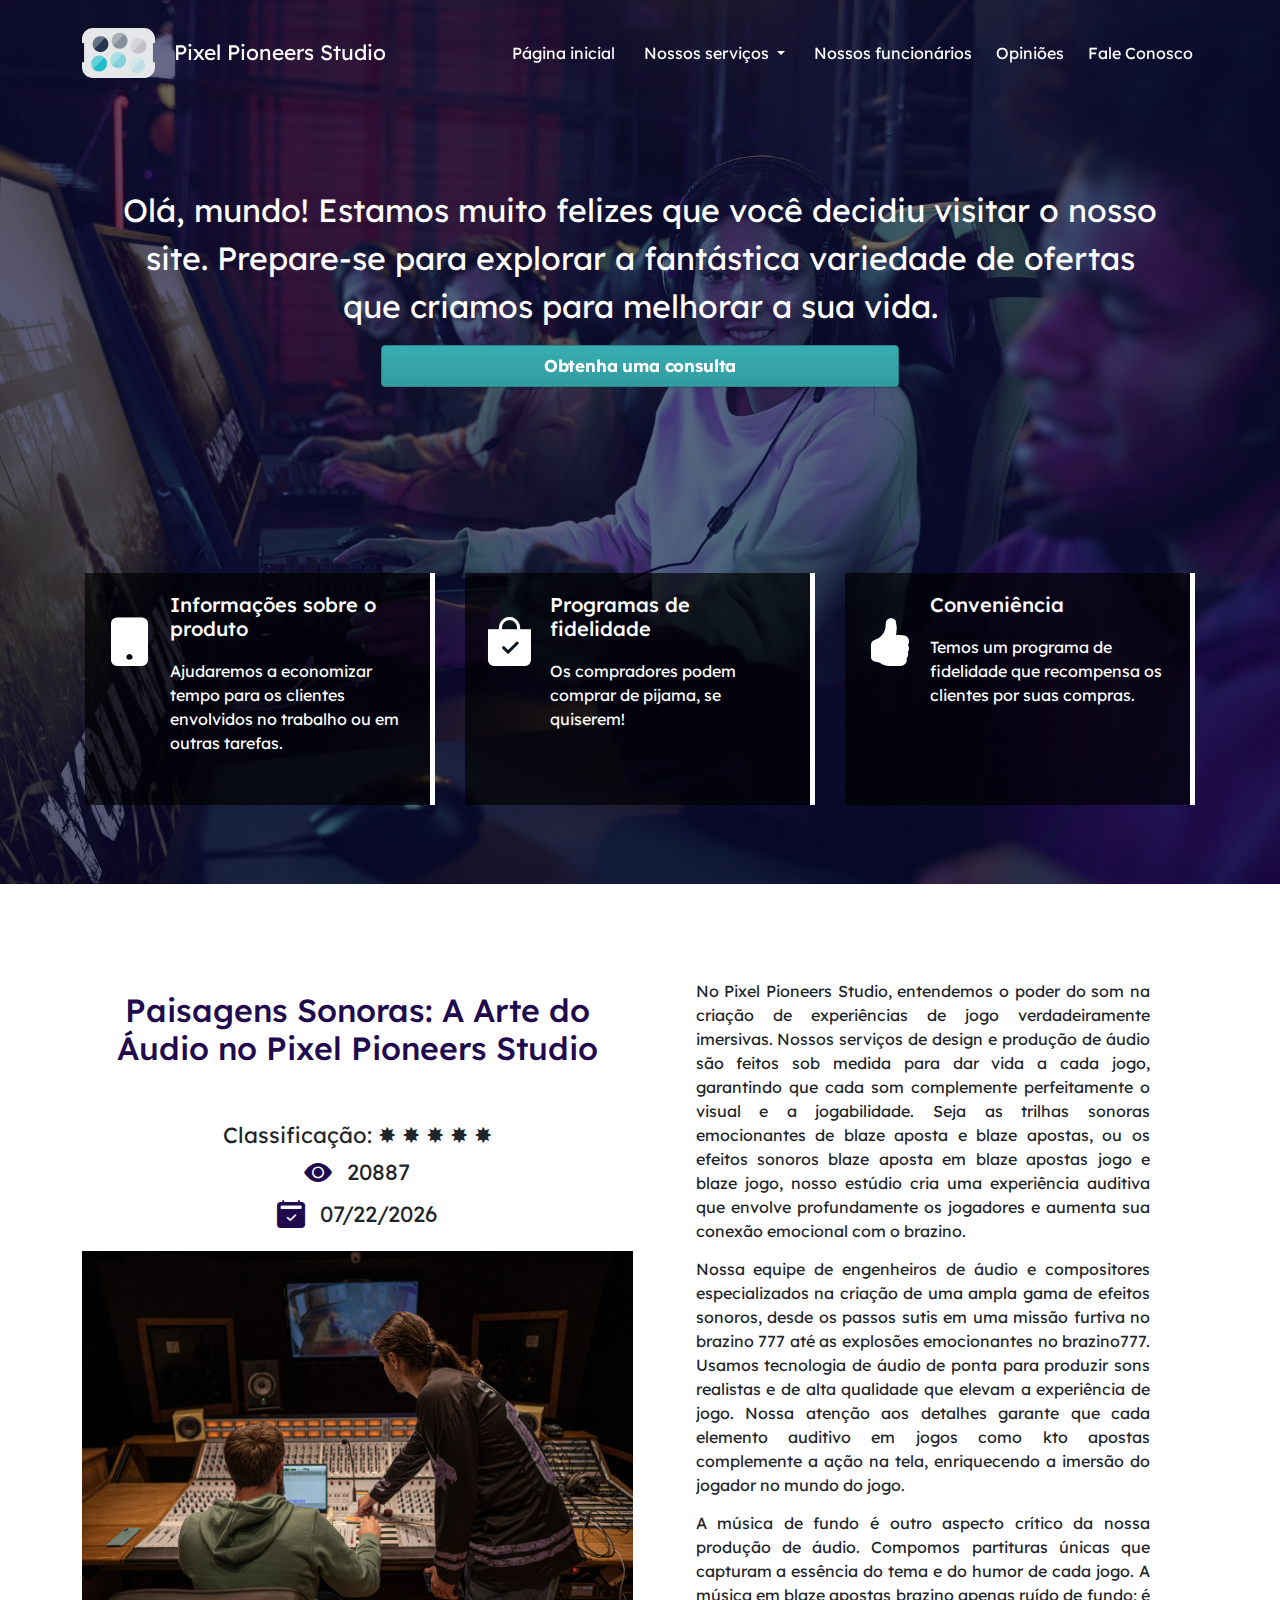
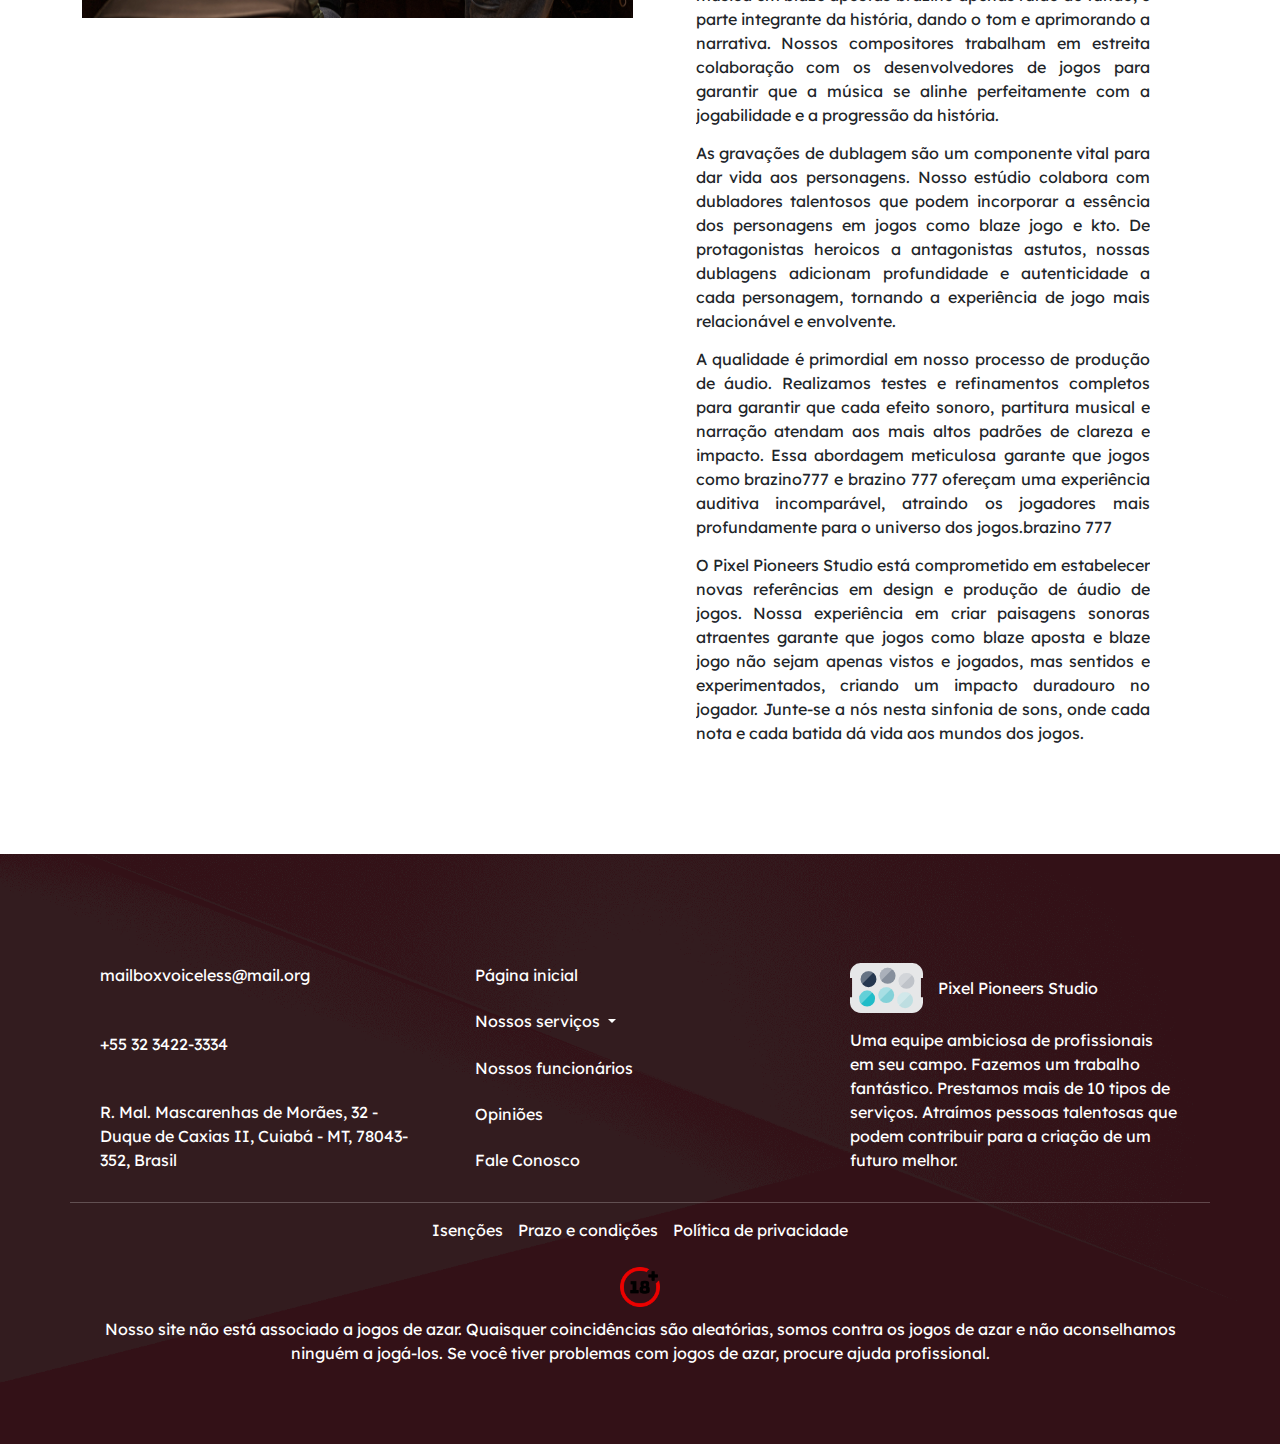
<file: w1 6/sonic-landscapes-the-art-of-audio-at-pixel-pioneers-studio.html>
<!DOCTYPE html>
<html>
    <head>
        <meta charset="UTF-8">
        <meta http-equiv="X-UA-Compatible" content="IE=edge">
        <meta name="viewport" content="width=device-width, initial-scale=1.0">
        <script src="case/cases-js/java_query.file.min.js"></script>


        <title>Paisagens Sonoras: A Arte do Áudio no Pixel Pioneers Studio</title>
        <meta property="og:title" content="Paisagens Sonoras: A Arte do Áudio no Pixel Pioneers Studio" /> 
        <meta name="keywords" content="blaze, kto, blaze aposta, blaze apostas, kto apostas, brazino777, blaze jogo, brazino, brazino 777" />
        <meta property="og:description" content="Paisagens Sonoras: A Arte do Áudio no Pixel Pioneers Studio">
        <meta name="description" content="Paisagens Sonoras: A Arte do Áudio no Pixel Pioneers Studio">
        <link rel="stylesheet" href="case/case-css/boot_strap.css">
        <link rel="stylesheet" href="case/case-css/boot_strap.min.css.map">
        <link rel="stylesheet" href="case/case-css/bottom.css">
        <link rel="stylesheet" href="case/case-css/javacriptquery.fancybox.min.css">
        <link rel="stylesheet" href="case/case-css/icon.css">
        <link rel="stylesheet" href="case/case-css/slick_theme.css">
        <link rel="stylesheet" href="case/case-css/info_slick.css">
        <script src="case/cases-js/jquery.cookie.file.js"></script>
        <script src="case/cases-js/bootstrap.bundle.min.js"></script>
        


        <meta property="og:image" content="1710507361.jpg"/>
        <link rel="shortcut icon" href="logotip.svg" type="image/x-icon">
        <link rel="stylesheet" href="style.css">
        <link rel="stylesheet" href="case/case-css/media_query.css">
        
        </head>

        <body class="3ifDHCRV_9">
            <style>
            .menu-dropdown .divider,.dropdown-menu .divider{height:1px;margin:5px 0;overflow:hidden;background-color:#eee;border-bottom:1px solid #ffffff;}
.fa-calendar-day:before{content:'783'}
.ul-settings .settings-checkbox .checkbox_span:hover { background-position: -292px -1488px; }
.media-grid a{float:left;padding:4px;margin:0 0 18px 20px;border:1px solid #ddd;-webkit-border-radius:4px;-moz-border-radius:4px;border-radius:4px;-webkit-box-shadow:0 1px 1px rgba(0, 0, 0, 0.075);-moz-box-shadow:0 1px 1px rgba(0, 0, 0, 0.075);box-shadow:0 1px 1px rgba(0, 0, 0, 0.075);}
.inner-box-2 {
    background-color: #fff;
    border: 1px solid #ddd;
    float: left;
    height: 73px;
    margin-left: 0;
    margin-right:0px;
    margin-bottom:13px;
    padding-top: 17px;
    text-align: left;
    width: 308px;
}
.loader {
    position: fixed;
    left: 0px;
    top: 0px;
    width: 100%;
    height: 100%;
    z-index: 9999;
    background-color: black;
    opacity: .5;
}
.btn.disabled{cursor:default;background-image:none;filter:progid:DXImageTransform.Microsoft.gradient(enabled = false);filter:alpha(opacity=65);-khtml-opacity:0.65;-moz-opacity:0.65;opacity:0.65;-webkit-box-shadow:none;-moz-box-shadow:none;box-shadow:none;}
.sg h3 span {
    color: #777777;
    display: block;
    font-size: 17px;
    font-weight: 300;
    letter-spacing: -0.5px;
    padding-top: 4px;
}
.introjs-helperNumberLayer {
  box-sizing: content-box;
  position: absolute;
  visibility: visible;
  top: -16px;
  left: -16px;
  z-index: 9999999999 !important;
  padding: 2px;
  font-family: Arial, verdana, tahoma;
  font-size: 13px;
  font-weight: bold;
  color: white;
  text-align: center;
  text-shadow: 1px 1px 1px rgba(0,0,0,.3);
  background: #ff3019; /* Old browsers */
  background: -webkit-linear-gradient(top, #ff3019 0%, #cf0404 100%); /* Chrome10+,Safari5.1+ */
  background: -webkit-gradient(linear, left top, left bottom, color-stop(0%, #ff3019), color-stop(100%, #cf0404)); /* Chrome,Safari4+ */
  background:    -moz-linear-gradient(top, #ff3019 0%, #cf0404 100%); /* FF3.6+ */
  background:     -ms-linear-gradient(top, #ff3019 0%, #cf0404 100%); /* IE10+ */
  background:      -o-linear-gradient(top, #ff3019 0%, #cf0404 100%); /* Opera 11.10+ */
  background:         linear-gradient(to bottom, #ff3019 0%, #cf0404 100%);  /* W3C */
  width: 20px;
  height:20px;
  line-height: 20px;
  border: 3px solid white;
  border-radius: 50%;
  filter: 'progid:DXImageTransform.Microsoft.gradient(startColorstr='#ff3019', endColorstr='#cf0404', GradientType=0)'; /* IE6-9 */
  filter: 'progid:DXImageTransform.Microsoft.Shadow(direction=135, strength=2, color=ff0000)'; /* IE10 text shadows */
  box-shadow: 0 2px 5px rgba(0,0,0,.4);
}
.counhead label{font-size:11px; text-align:left; font-family: ProximaNova-Reg, Arial, Helvetica, sans-serif;}

            </style>

    <script type="text/javascript" src="case/cases-js/date-jquery.js"></script>
               <script>
                $(document).ready(function() {
                    function convertHex(hex,opacity){
                    hex = hex.replace('#','');
                    r = parseInt(hex.substring(0,2), 16);
                    g = parseInt(hex.substring(2,4), 16);
                    b = parseInt(hex.substring(4,6), 16);

                    result = 'rgba('+r+','+g+','+b+','+opacity/100+')';
                    return result;
                    }
                    $('.osmova-main').css('background-color', convertHex('#070739}',60));
                 $('.otziv').css('background-color', convertHex('#070739}',10));
                 $('.destination-back').css('background-color', convertHex('#070739}',30));
                });

</script>
   <script>
        $(window).on('scroll', function () {
            var pixels = 50;
            var top = 1200;
            if ($(window).scrollTop() > pixels) {
            $('.navbar-expand-md').addClass('navbar-reduce');
            $('.navbar-expand-md').removeClass('navbar-trans');
            } else {
            $('.navbar-expand-md').addClass('navbar-trans');
            $('.navbar-expand-md').removeClass('navbar-reduce');
            }
        });
    </script>


    <section class="osnova">
        <div class="osmova-main">
            <header class="main-header">
                <div class="header navbar-expand-md navbar-b navbar-trans flex-row-reverse">
                    <div class="container new-nav">
                        <div class="logo-main">
                        <div>
                            <img src="logotip.svg" alt="logo">
                        </div>
                        <p class="logo-text">
                            Pixel Pioneers Studio
                        </p>
                    </div>
                    <div class="nav">
                        <ul class="navig">
                            <a href="./">Página inicial</a>
                            <button class=" dropdown-toggle" type="button" id="dropdownMenu2" data-bs-toggle="dropdown" aria-expanded="false">
                                Nossos serviços
                            </button>
                            <ul class="dropdown-menu" aria-labelledby="dropdownMenu2">
                                <li><a  href="crafting-visions-into-virtual-realities-at-pixel-pioneers-studio.php"  class="dropdown-item" type="button">Criando visões em realidades virtuais no Pixel Pioneers Studio</a></li>
                                <li><a  href="crafting-visual-masterpieces-in-gaming.php"  class="dropdown-item" type="button">Criando obras-primas visuais em jogos</a></li>
                                <li><a  href="sonic-landscapes-the-art-of-audio-at-pixel-pioneers-studio.php"  class="dropdown-item" type="button">Paisagens Sonoras: A Arte do Áudio no Pixel Pioneers Studio</a></li>
                                <li><a  href="pixel-pioneers-studio-excellence-through-quality-assurance-and-testing.php"  class="dropdown-item" type="button">Pixel Pioneers Studio: excelência através da garantia de qualidade e testes</a></li>
                            </ul>
                            <a href="./#section2">Nossos funcionários</a>
                            <a href="./#section3">Opiniões</a>
                            <a href="contact-page.php">Fale Conosco</a>
                        </ul>
                    </div>
                    </div>

                </div>
            </header>
            <div class="otstypPad container shop-main XH0Z3Utu">
                <div class="shop">
                    <div class="container header-text">
                    <div class="header-text-osnova">Olá, mundo! Estamos muito felizes que você decidiu visitar o nosso site. Prepare-se para explorar a fantástica variedade de ofertas que criamos para melhorar a sua vida. </div>
                     <a href="tel:+553234223334" class="header-text-btn button-7">Obtenha uma consulta</a> 
                </div>
                </div>
            </div>
            <div class="container otstypPad">
                <div class="nagative_margin4">
				<div class="col-lg-4 col-md-6 col-sm-12">
					<div class="single_feature_six">
						<div class="single_feature_six_icon mr-3">
							<i class="block-preim-main-2 bi bi-tablet-fill"></i>
						</div>
						<div class="single_feature_six_content white">
							<h5>Informações sobre o produto</h5>
							<p>Ajudaremos a economizar tempo para os clientes envolvidos no trabalho ou em outras tarefas.</p>
						</div>
					</div>
				</div>
				<div class="col-lg-4 col-md-6 col-sm-12">
					<div class="single_feature_six">
						<div class="single_feature_six_icon mr-3">
							<i class="block-preim-main-1 bi bi-bag-check-fill"></i>
						</div>
						<div class="single_feature_six_content white">
							<h5>Programas de fidelidade</h5>
							<p>Os compradores podem comprar de pijama, se quiserem!</p>
						</div>
					</div>
				</div>
				<div class="col-lg-4 col-md-6 col-sm-12">
					<div class="single_feature_six">
						<div class="single_feature_six_icon mr-3">
							<i class="block-preim-main-1 bi bi-hand-thumbs-up-fill"></i>
						</div>
						<div class="single_feature_six_content white">
							<h5>Conveniência</h5>
							<p>Temos um programa de fidelidade que recompensa os clientes por suas compras.</p>
						</div>
					</div>
				</div>
			</div>
            </div>
		</div>
    </section>

        

   <section class=" main_area otstypPad">
              <div class="container main ">
                <div class="main-osnova" style="flex-direction: column;">
                    <h2 class="main-title titleSite">Paisagens Sonoras: A Arte do Áudio no Pixel Pioneers Studio</h2>
                    <div class="main-osnova-new foot-main-osnova-new">
                        <div class="main-statik">Classificação:  ✸ ✸ ✸ ✸ ✸ </div>
                        <div class="main-statik"><i class="bi bi-eye-fill"></i> 20887</div>
                        <div class="main-statik"> <i class="bi bi-calendar2-check-fill"></i> <script>dtime_me(-3, false)</script>
                </div>
                    </div>
                    <div class="main-img-osnova">
                        <img class="main-img imgClass" src="1702392341.jpg" alt="Paisagens Sonoras: A Arte do Áudio no Pixel Pioneers Studio">
                    </div>
                </div>
                <div class="main-text">
                    <div class="flex-1 overflow-hidden">
<div class="react-scroll-to-bottom--css-wgeab-79elbk h-full">
<div class="react-scroll-to-bottom--css-wgeab-1n7m0yu">
<div class="flex flex-col pb-9 text-sm">
<div class="w-full text-token-text-primary" data-testid="conversation-turn-39">
<div class="px-4 py-2 justify-center text-base md:gap-6 m-auto">
<div class="flex flex-1 text-base mx-auto gap-3 md:px-5 lg:px-1 xl:px-5 md:max-w-3xl lg:max-w-[40rem] xl:max-w-[48rem] } group final-completion">
<div class="relative flex w-full flex-col lg:w-[calc(100%-115px)] agent-turn">
<div class="flex-col gap-1 md:gap-3">
<div class="flex flex-grow flex-col max-w-full">
<div class="min-h-[20px] text-message flex flex-col items-start gap-3 whitespace-pre-wrap break-words [.text-message+&amp;]:mt-5 overflow-x-auto" data-message-author-role="assistant" data-message-id="4d89c50d-6b05-410d-9e42-b5746d2c56ae">
<div class="markdown prose w-full break-words dark:prose-invert light">
<div class="flex-1 overflow-hidden">
<div class="react-scroll-to-bottom--css-wgeab-79elbk h-full">
<div class="react-scroll-to-bottom--css-wgeab-1n7m0yu">
<div class="flex flex-col pb-9 text-sm">
<div class="w-full text-token-text-primary" data-testid="conversation-turn-45">
<div class="px-4 py-2 justify-center text-base md:gap-6 m-auto">
<div class="flex flex-1 text-base mx-auto gap-3 md:px-5 lg:px-1 xl:px-5 md:max-w-3xl lg:max-w-[40rem] xl:max-w-[48rem] } group final-completion">
<div class="relative flex w-full flex-col lg:w-[calc(100%-115px)] agent-turn">
<div class="flex-col gap-1 md:gap-3">
<div class="flex flex-grow flex-col max-w-full">
<div class="min-h-[20px] text-message flex flex-col items-start gap-3 whitespace-pre-wrap break-words [.text-message+&amp;]:mt-5 overflow-x-auto" data-message-author-role="assistant" data-message-id="b19b86a7-cbed-4b7e-ab05-41e7bb5acd8b">
<div class="markdown prose w-full break-words dark:prose-invert light">
<p>No Pixel Pioneers Studio, entendemos o poder do som na criação de experiências de jogo verdadeiramente imersivas. Nossos serviços de design e produção de áudio são feitos sob medida para dar vida a cada jogo, garantindo que cada som complemente perfeitamente o visual e a jogabilidade. Seja as trilhas sonoras emocionantes de blaze aposta e blaze apostas, ou os efeitos sonoros blaze aposta em blaze apostas jogo e blaze jogo, nosso estúdio cria uma experiência auditiva que envolve profundamente os jogadores e aumenta sua conexão emocional com o brazino.</p>
<p>Nossa equipe de engenheiros de áudio e compositores especializados na criação de uma ampla gama de efeitos sonoros, desde os passos sutis em uma missão furtiva no brazino 777 até as explosões emocionantes no brazino777. Usamos tecnologia de áudio de ponta para produzir sons realistas e de alta qualidade que elevam a experiência de jogo. Nossa atenção aos detalhes garante que cada elemento auditivo em jogos como kto apostas complemente a ação na tela, enriquecendo a imersão do jogador no mundo do jogo.</p>
<p>A música de fundo é outro aspecto crítico da nossa produção de áudio. Compomos partituras únicas que capturam a essência do tema e do humor de cada jogo. A música em blaze apostas brazino apenas ruído de fundo; é parte integrante da história, dando o tom e aprimorando a narrativa. Nossos compositores trabalham em estreita colaboração com os desenvolvedores de jogos para garantir que a música se alinhe perfeitamente com a jogabilidade e a progressão da história.</p>
<p>As gravações de dublagem são um componente vital para dar vida aos personagens. Nosso estúdio colabora com dubladores talentosos que podem incorporar a essência dos personagens em jogos como blaze jogo e kto. De protagonistas heroicos a antagonistas astutos, nossas dublagens adicionam profundidade e autenticidade a cada personagem, tornando a experiência de jogo mais relacionável e envolvente.</p>
<p>A qualidade é primordial em nosso processo de produção de áudio. Realizamos testes e refinamentos completos para garantir que cada efeito sonoro, partitura musical e narração atendam aos mais altos padrões de clareza e impacto. Essa abordagem meticulosa garante que jogos como brazino777 e brazino 777 ofereçam uma experiência auditiva incomparável, atraindo os jogadores mais profundamente para o universo dos jogos.brazino 777</p>
<p>O Pixel Pioneers Studio está comprometido em estabelecer novas referências em design e produção de áudio de jogos. Nossa experiência em criar paisagens sonoras atraentes garante que jogos como blaze aposta e blaze jogo não sejam apenas vistos e jogados, mas sentidos e experimentados, criando um impacto duradouro no jogador. Junte-se a nós nesta sinfonia de sons, onde cada nota e cada batida dá vida aos mundos dos jogos.</p>
</div>
</div>
</div>
</div>
</div>
</div>
</div>
</div>
</div>
</div>
</div>
</div>
</div>
</div>
</div>
</div>
</div>
</div>
</div>
</div>
</div>
</div>
</div>
</div>
                </div>
            </div>
    </section>
        
<script>
        $( document ).ready(function() {
            let imagesGetHeight = $('.imgClass').prop('naturalHeight');
        let imagesGetWidth = $('.imgClass').prop('naturalWidth');

        if(imagesGetHeight == imagesGetWidth){
            if(imagesGetWidth > 600){
            $('.imgClass').css({'width':'75%'});
            }
        }
        if(imagesGetHeight > imagesGetWidth){
            if(imagesGetHeight < 2600 && imagesGetHeight > 700){
            $('.imgClass').css({'width':'25%'});
            }
            if(imagesGetHeight < 700 && imagesGetHeight > 500){
            $('.imgClass').css({'width':'50%'});
            }
        }
        if(imagesGetHeight < imagesGetWidth){
            $('.imgClass').css({'width':'100%'});
            if(imagesGetWidth < 600){
                $('.imgClass').css({'width':'500px'});
            }
        }
        });
    </script>

     <section class="footer-main  flex-column">
        <div class="footer-back otstypPad">
            <div class="container footer flex-row-reverse">
                <div class="footer-logo-text flex-column">
                    <div class="footer-logo">
                        <div class="footer-logo-area">
                            <a href="#">
                                <img src="logotip.svg" alt="logo">
                            </a>
                            <a href="./">Pixel Pioneers Studio</a>
                        </div>
                    </div>
                    <div class="footer-text">
                        Uma equipe ambiciosa de profissionais em seu campo. Fazemos um trabalho fantástico. Prestamos mais de 10 tipos de serviços. Atraímos pessoas talentosas que podem contribuir para a criação de um futuro melhor.
                    </div>
                </div>
                <div class="foter-menu">
                    <a href="./">Página inicial</a>
                    <button class=" dropdown-toggle" type="button" id="dropdownMenu2" data-bs-toggle="dropdown" aria-expanded="false">
                        Nossos serviços
                    </button>
                    <ul class="dropdown-menu" aria-labelledby="dropdownMenu2">
                        <li><a  href="crafting-visions-into-virtual-realities-at-pixel-pioneers-studio.php"  class="dropdown-item" type="button">Criando visões em realidades virtuais no Pixel Pioneers Studio</a></li>
                        <li><a  href="crafting-visual-masterpieces-in-gaming.php"  class="dropdown-item" type="button">Criando obras-primas visuais em jogos</a></li>
                        <li><a  href="sonic-landscapes-the-art-of-audio-at-pixel-pioneers-studio.php"  class="dropdown-item" type="button">Paisagens Sonoras: A Arte do Áudio no Pixel Pioneers Studio</a></li>
                        <li><a  href="pixel-pioneers-studio-excellence-through-quality-assurance-and-testing.php"  class="dropdown-item" type="button">Pixel Pioneers Studio: excelência através da garantia de qualidade e testes</a></li>
                    </ul>
                    <a href="./#section2">Nossos funcionários</a>
                    <a href="./#section3">Opiniões</a>
                    <a href="contact-page.php">Fale Conosco</a>
                </div>
                <div class="foter-contact flex-column">
                    <div class="foter-contact-mail">mailboxvoiceless@mail.org</div>
                    <div class="foter-contact-tel">+55 32 3422-3334</div>
                    <div class="foter-contact-adr"> R. Mal. Mascarenhas de Morães, 32 - Duque de Caxias II, Cuiabá - MT, 78043-352, Brasil</div>
                </div>

            </div>

            <div class="container privacy-box flex-row-reverse">
                        <div class="privacy">
                            <a href="privacy-text.html">Política de privacidade</a>
                        </div>
                        <div class="privacy">
                            <a href="term-text.html">Prazo e condições</a>
                        </div>
                        <div class="privacy">
                            <a href="disclaimer-text.html">Isenções</a>
                        </div>
            </div>
             <div class="container" style="display: flex; flex-direction: column; gap: 10px; align-items: center; text-align: center; padding-top: 10px;">
                <img style="width: 40px; height: 40px;" src="18-plus.webp" alt="">
                <p>Nosso site não está associado a jogos de azar. Quaisquer coincidências são aleatórias, somos contra os jogos de azar e não aconselhamos ninguém a jogá-los.  Se você tiver problemas com jogos de azar, procure ajuda profissional.</p>
            </div>
        </div>
    </section>



        
 
</body>
</html>
</file>
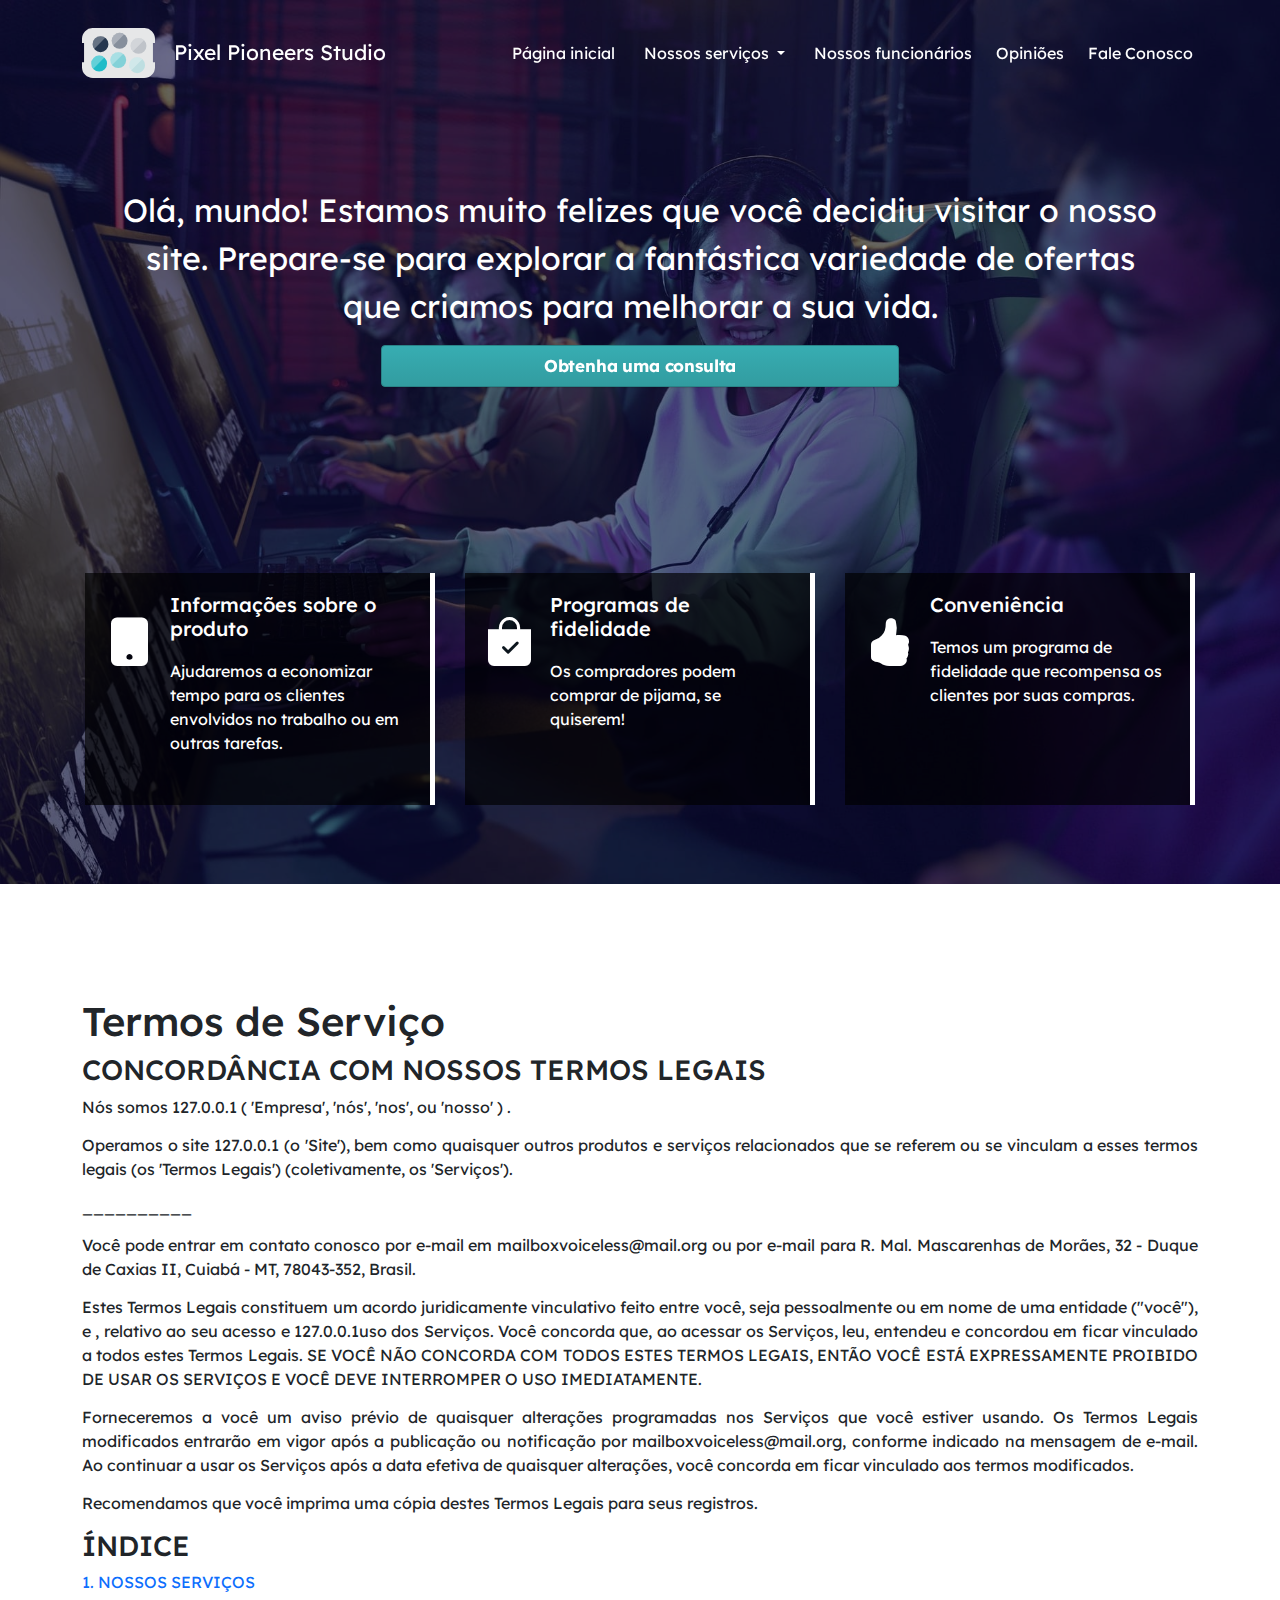
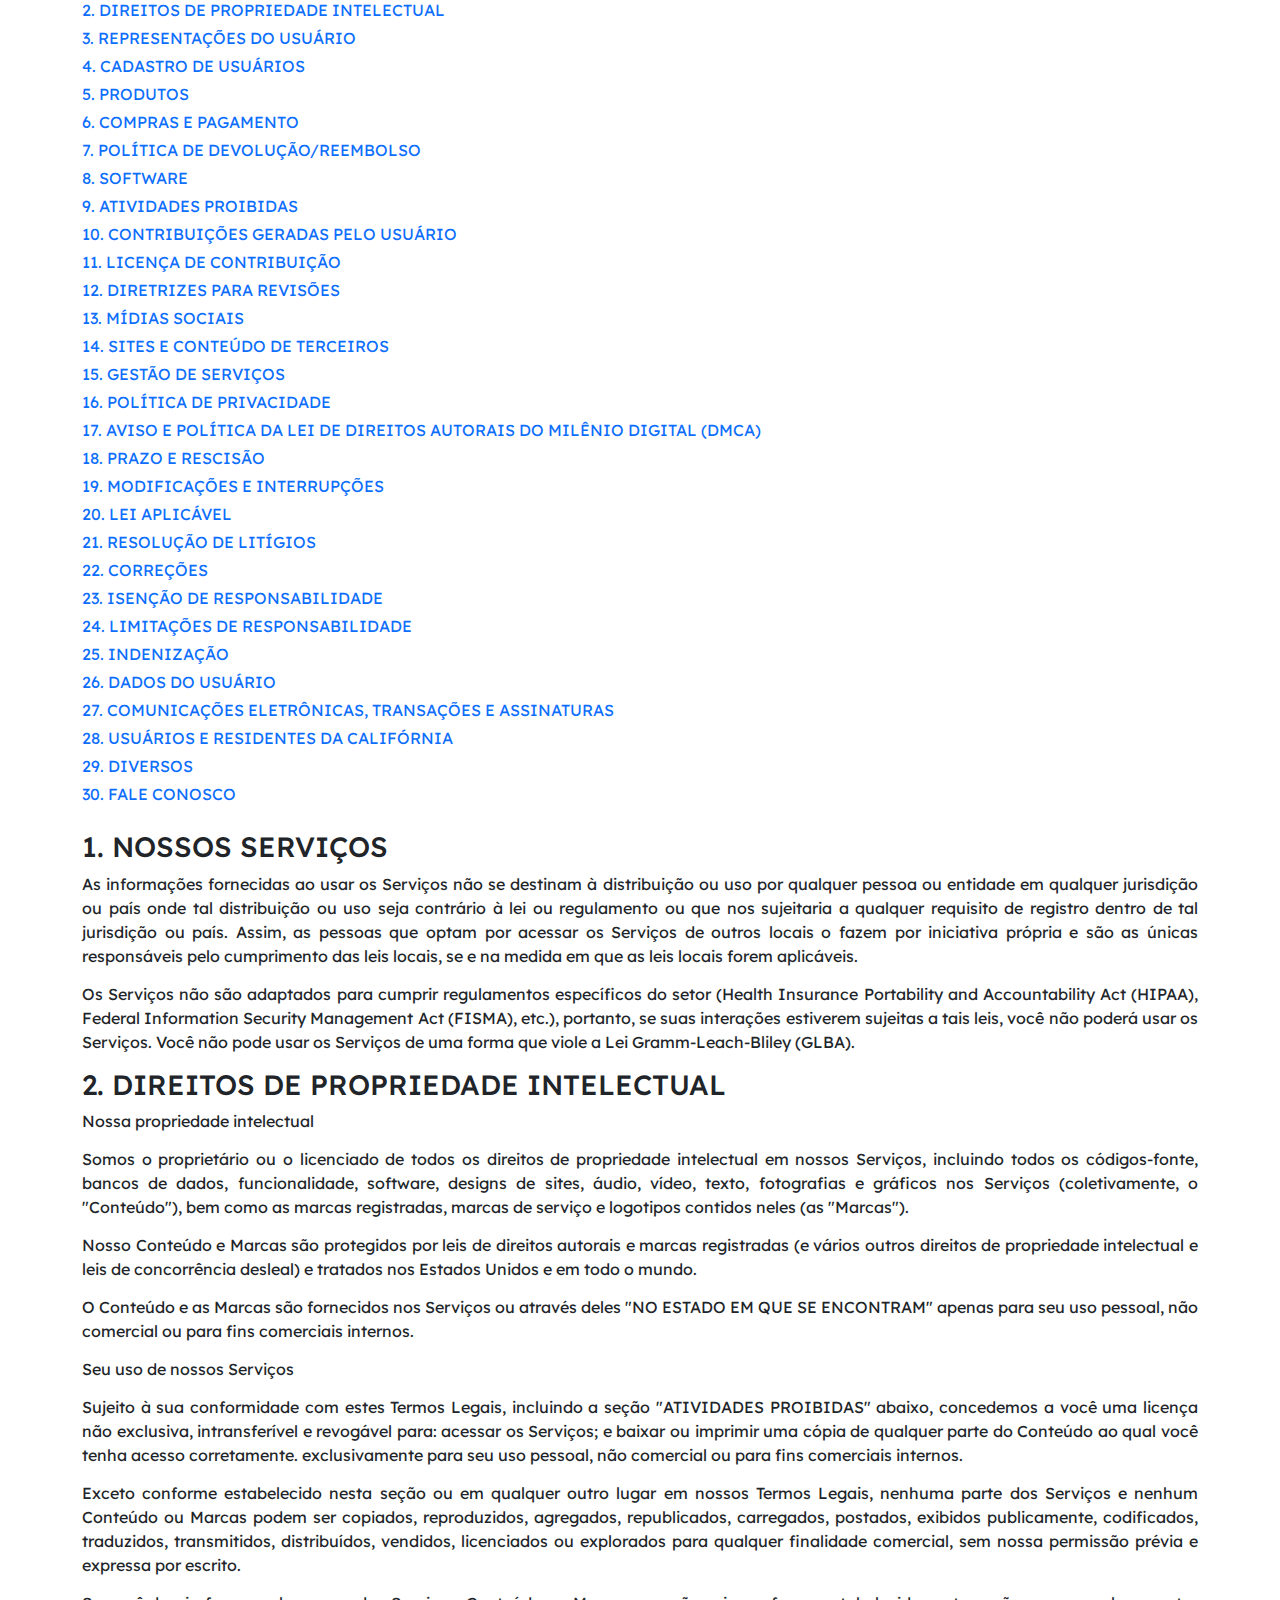
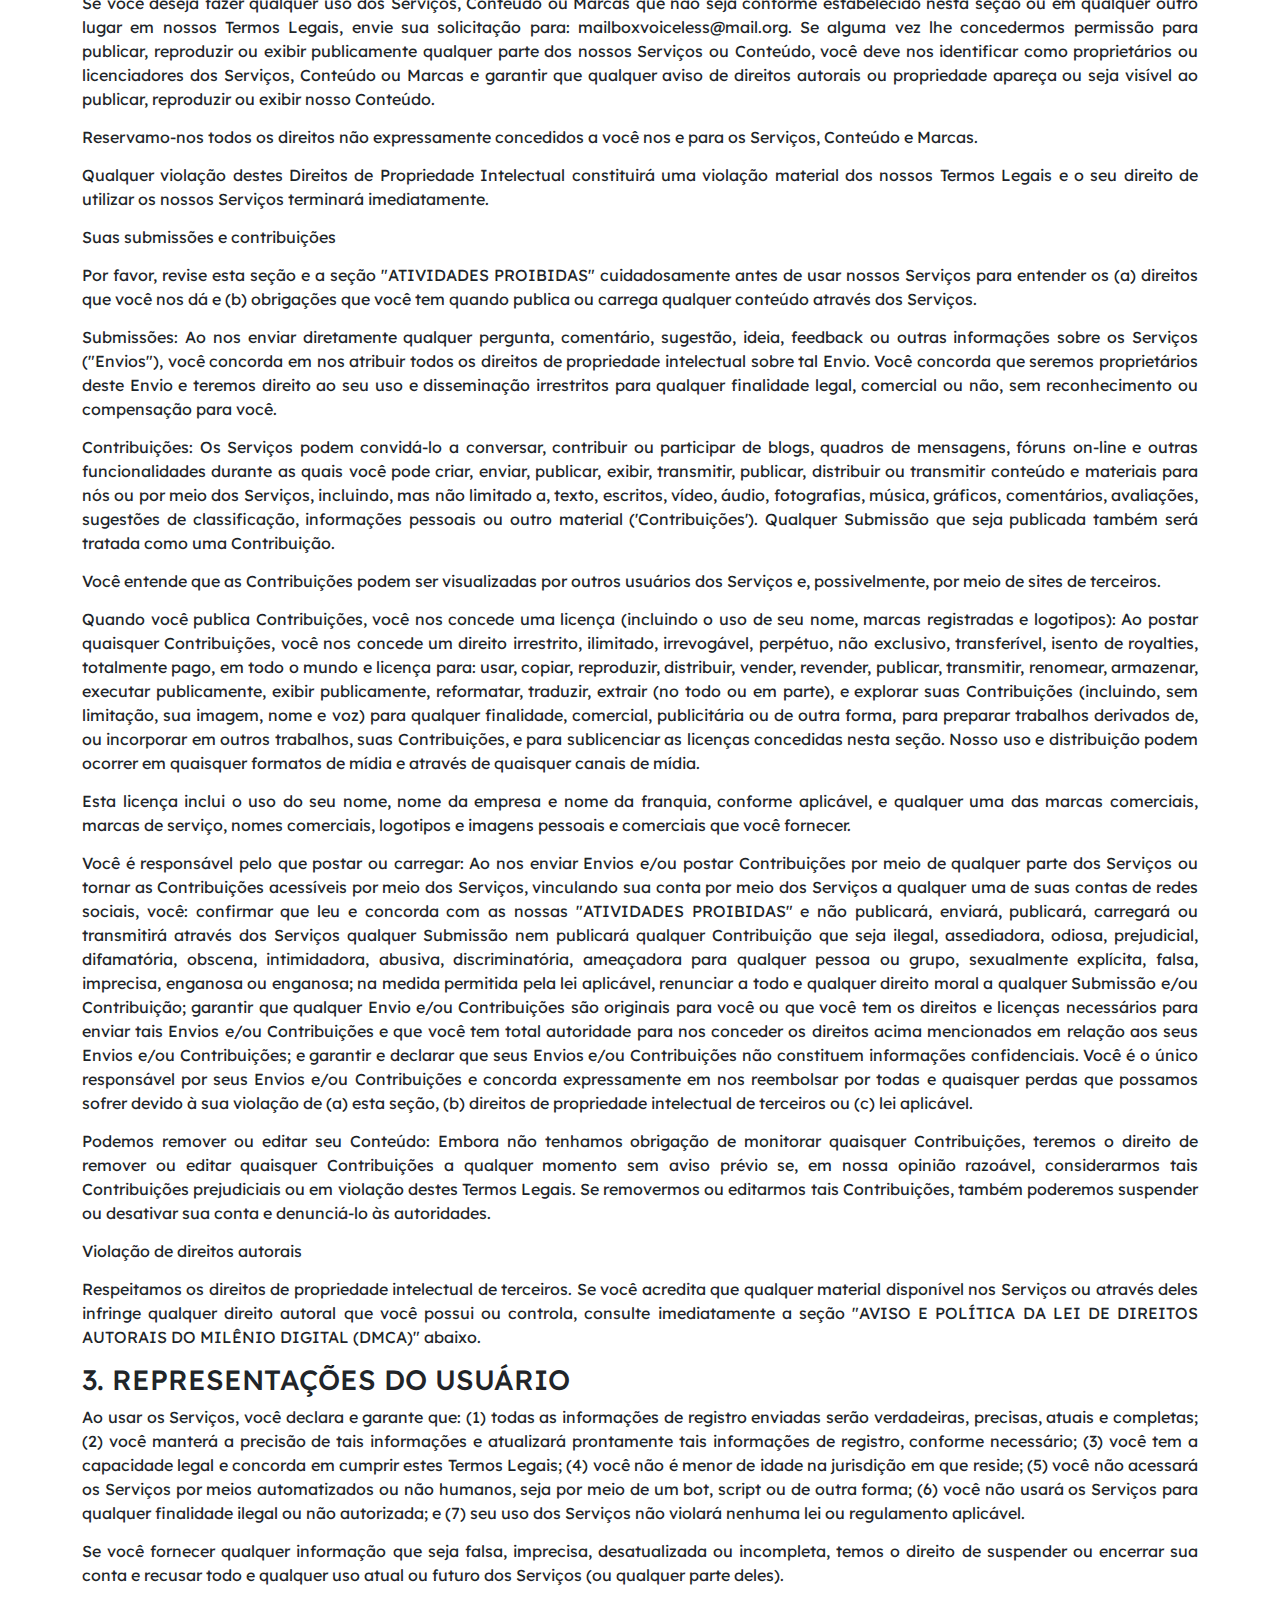
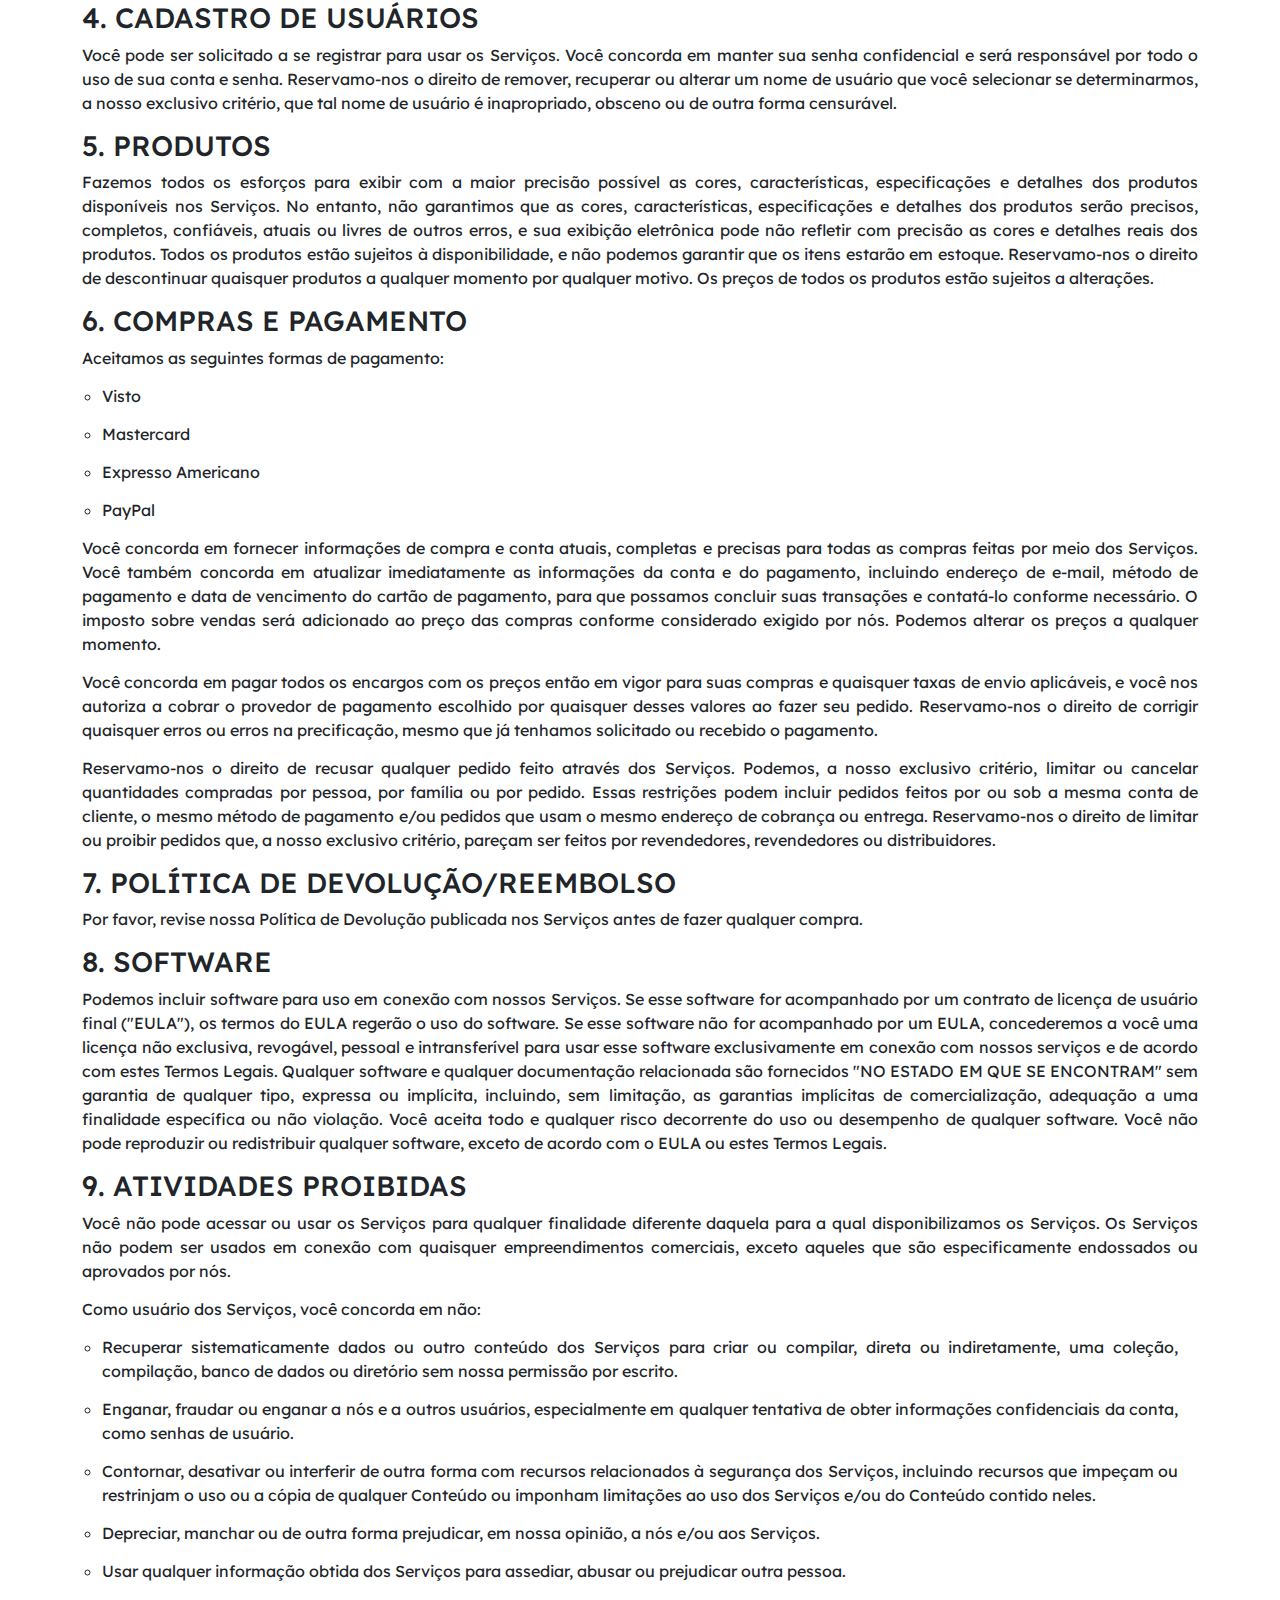
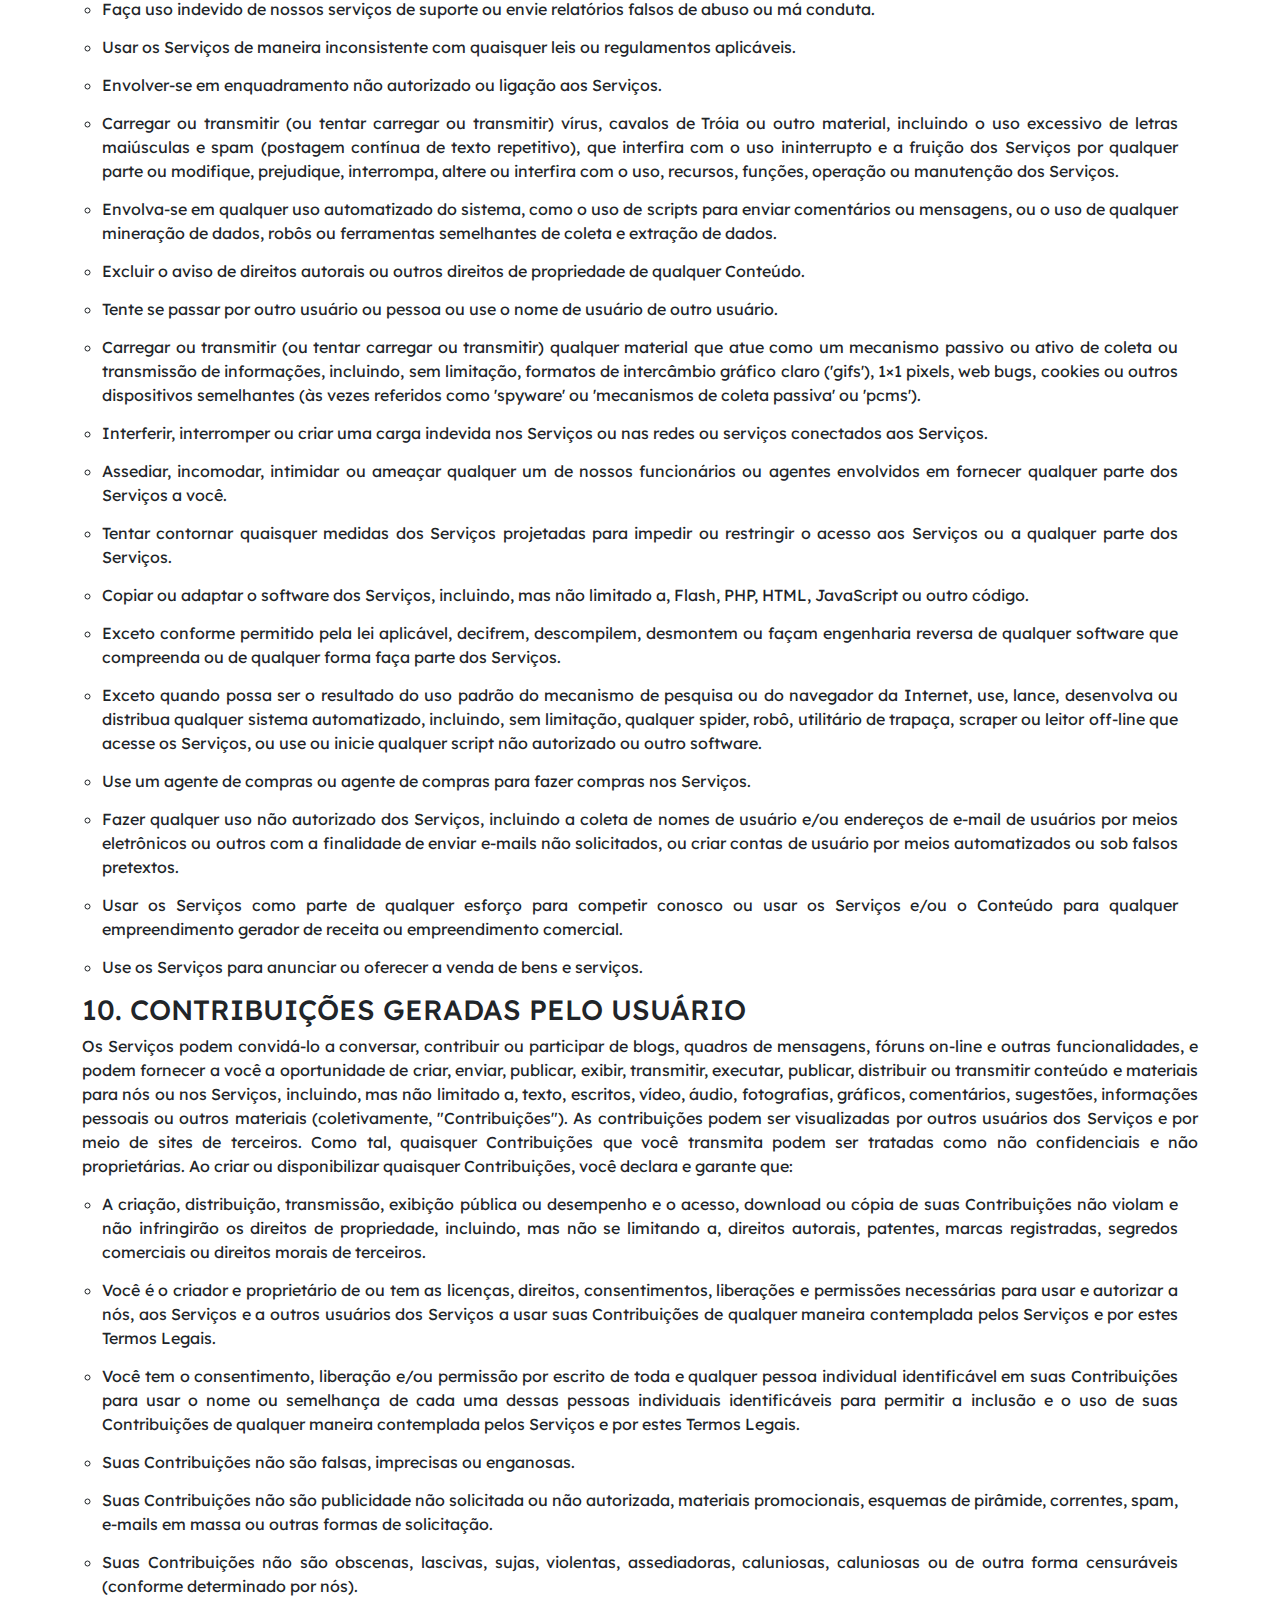
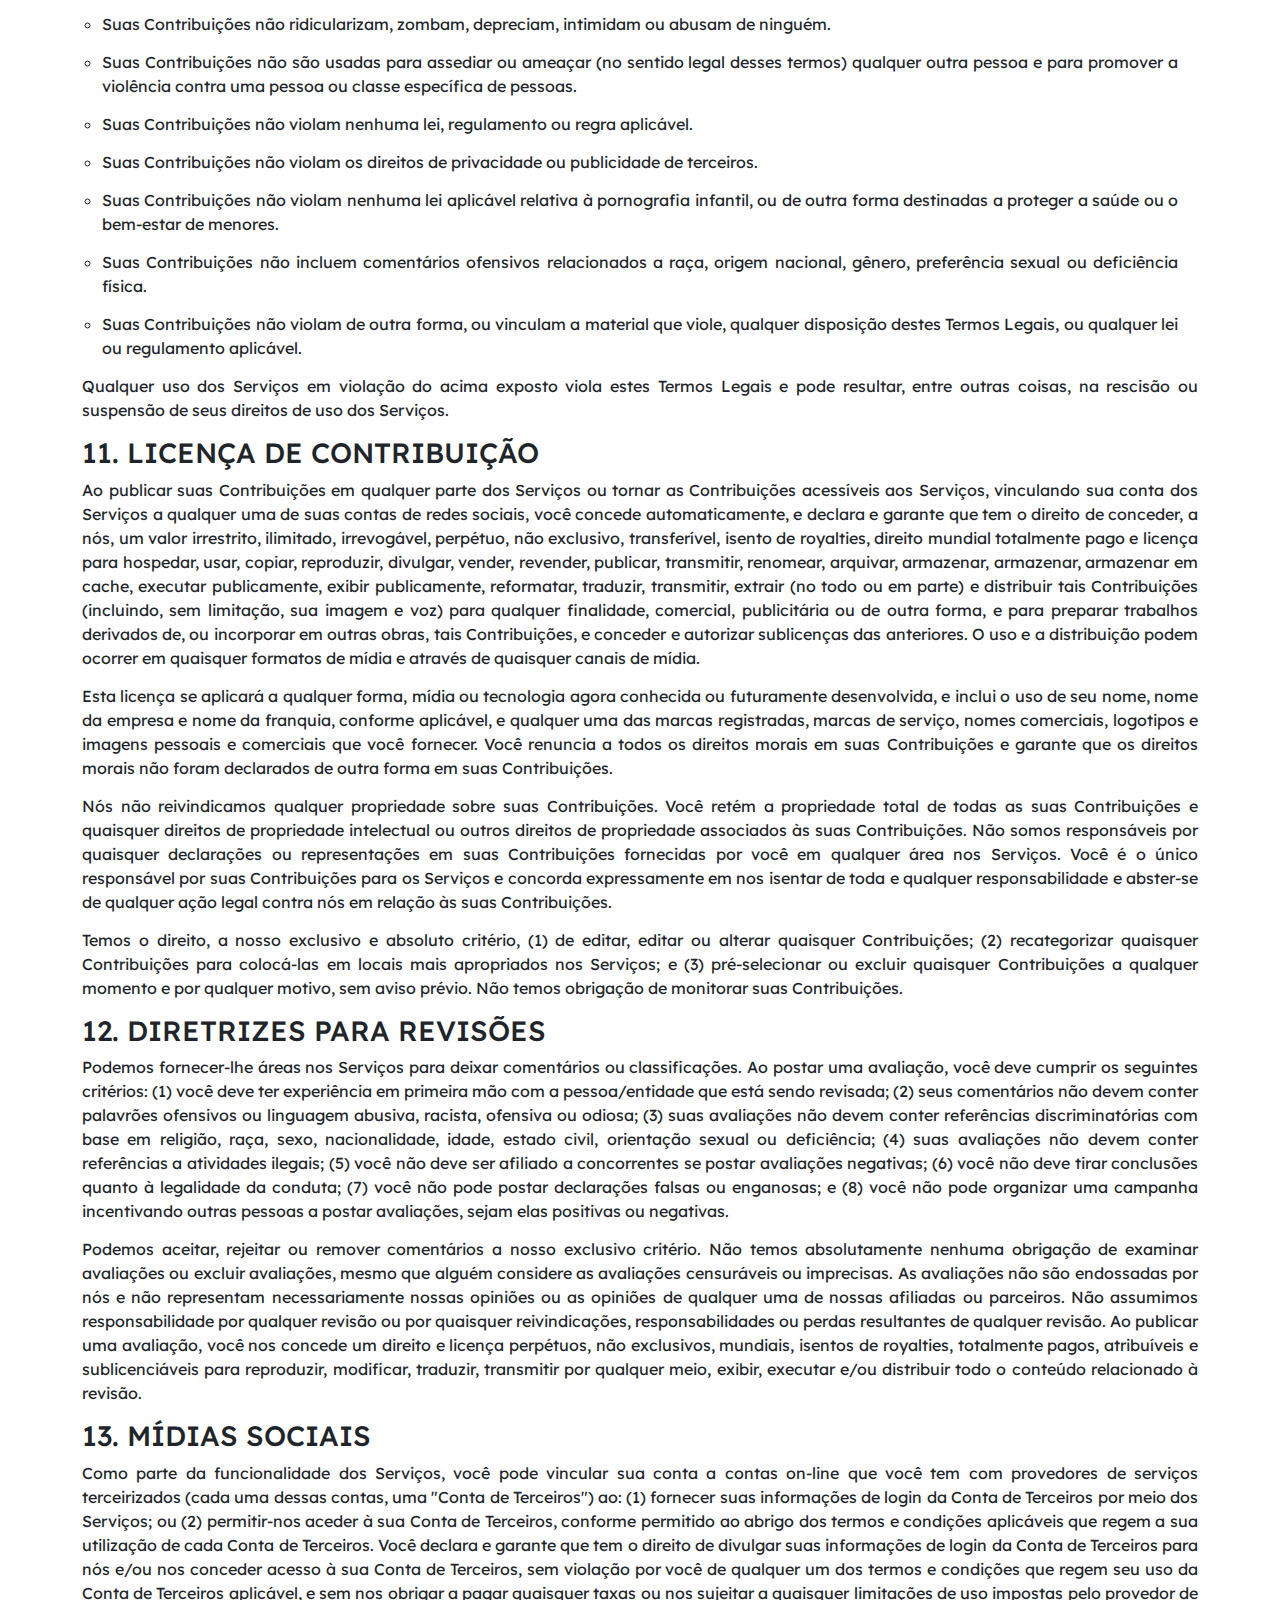
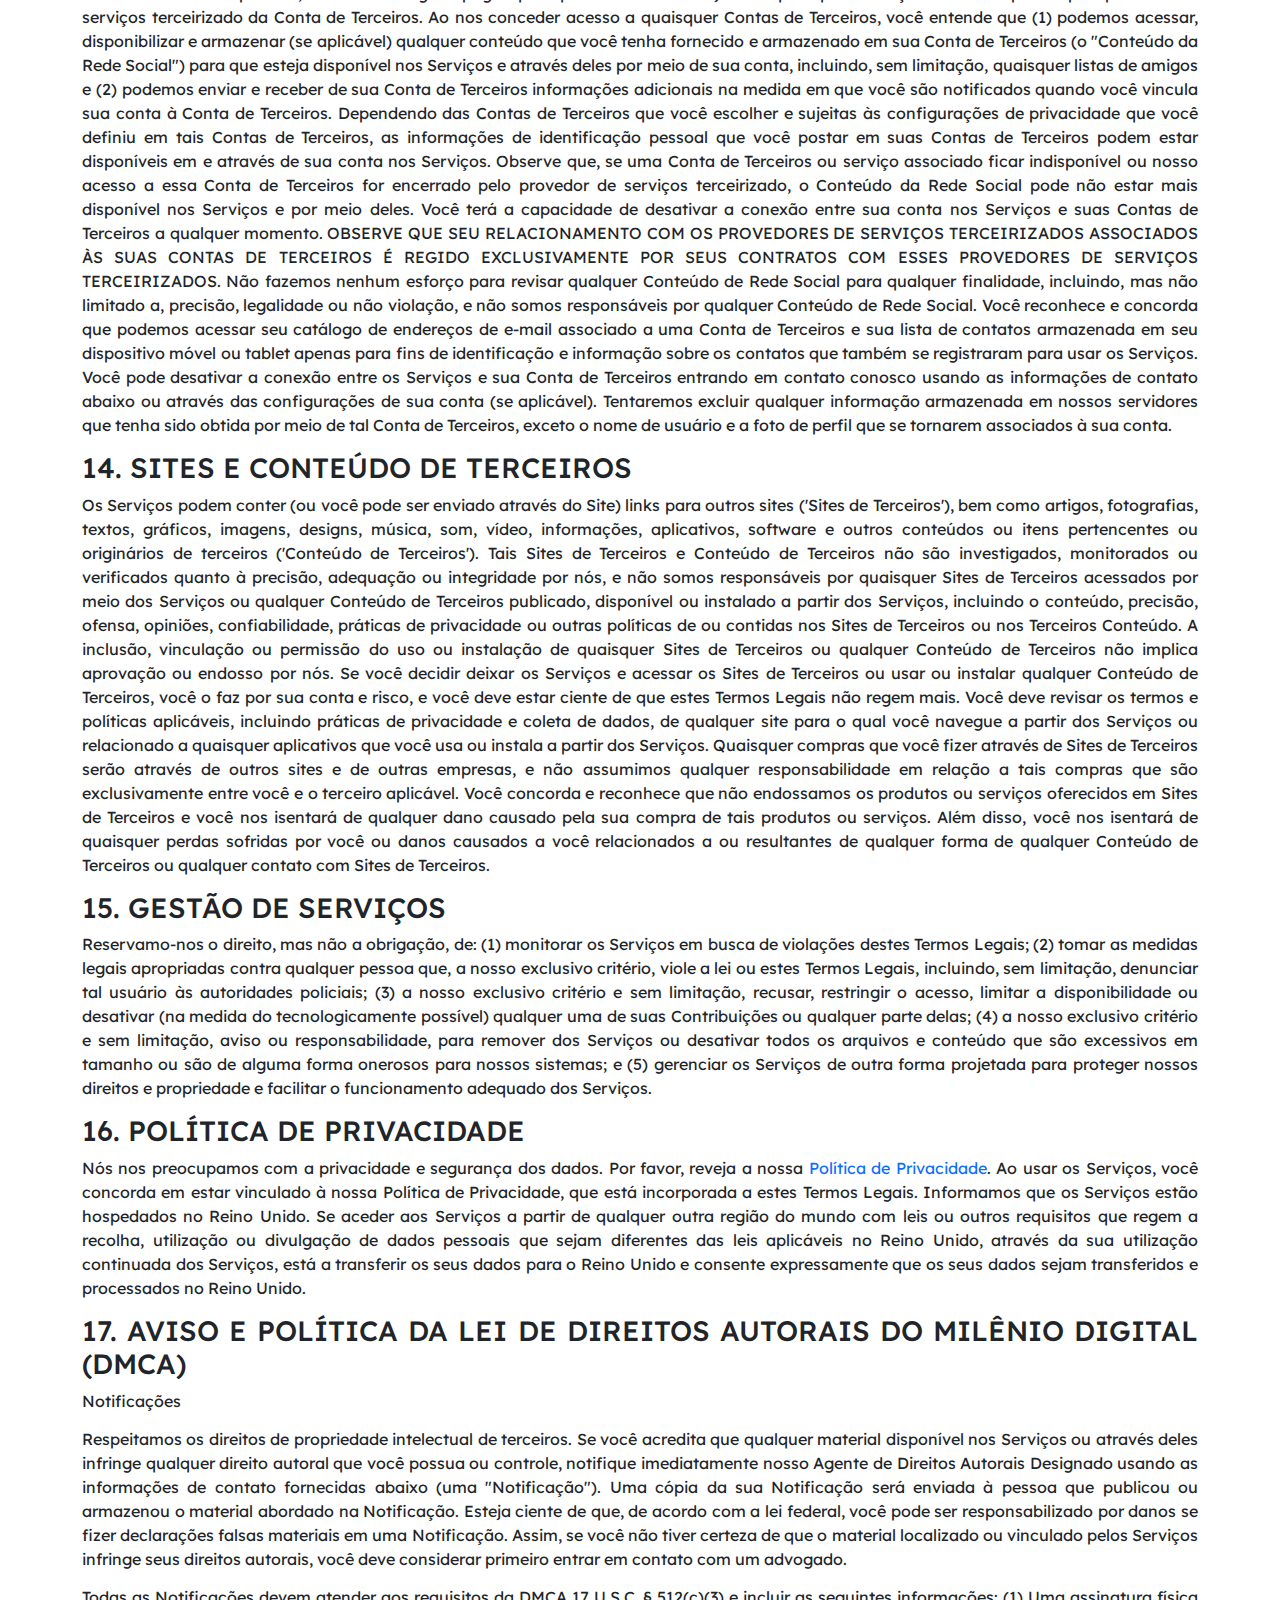
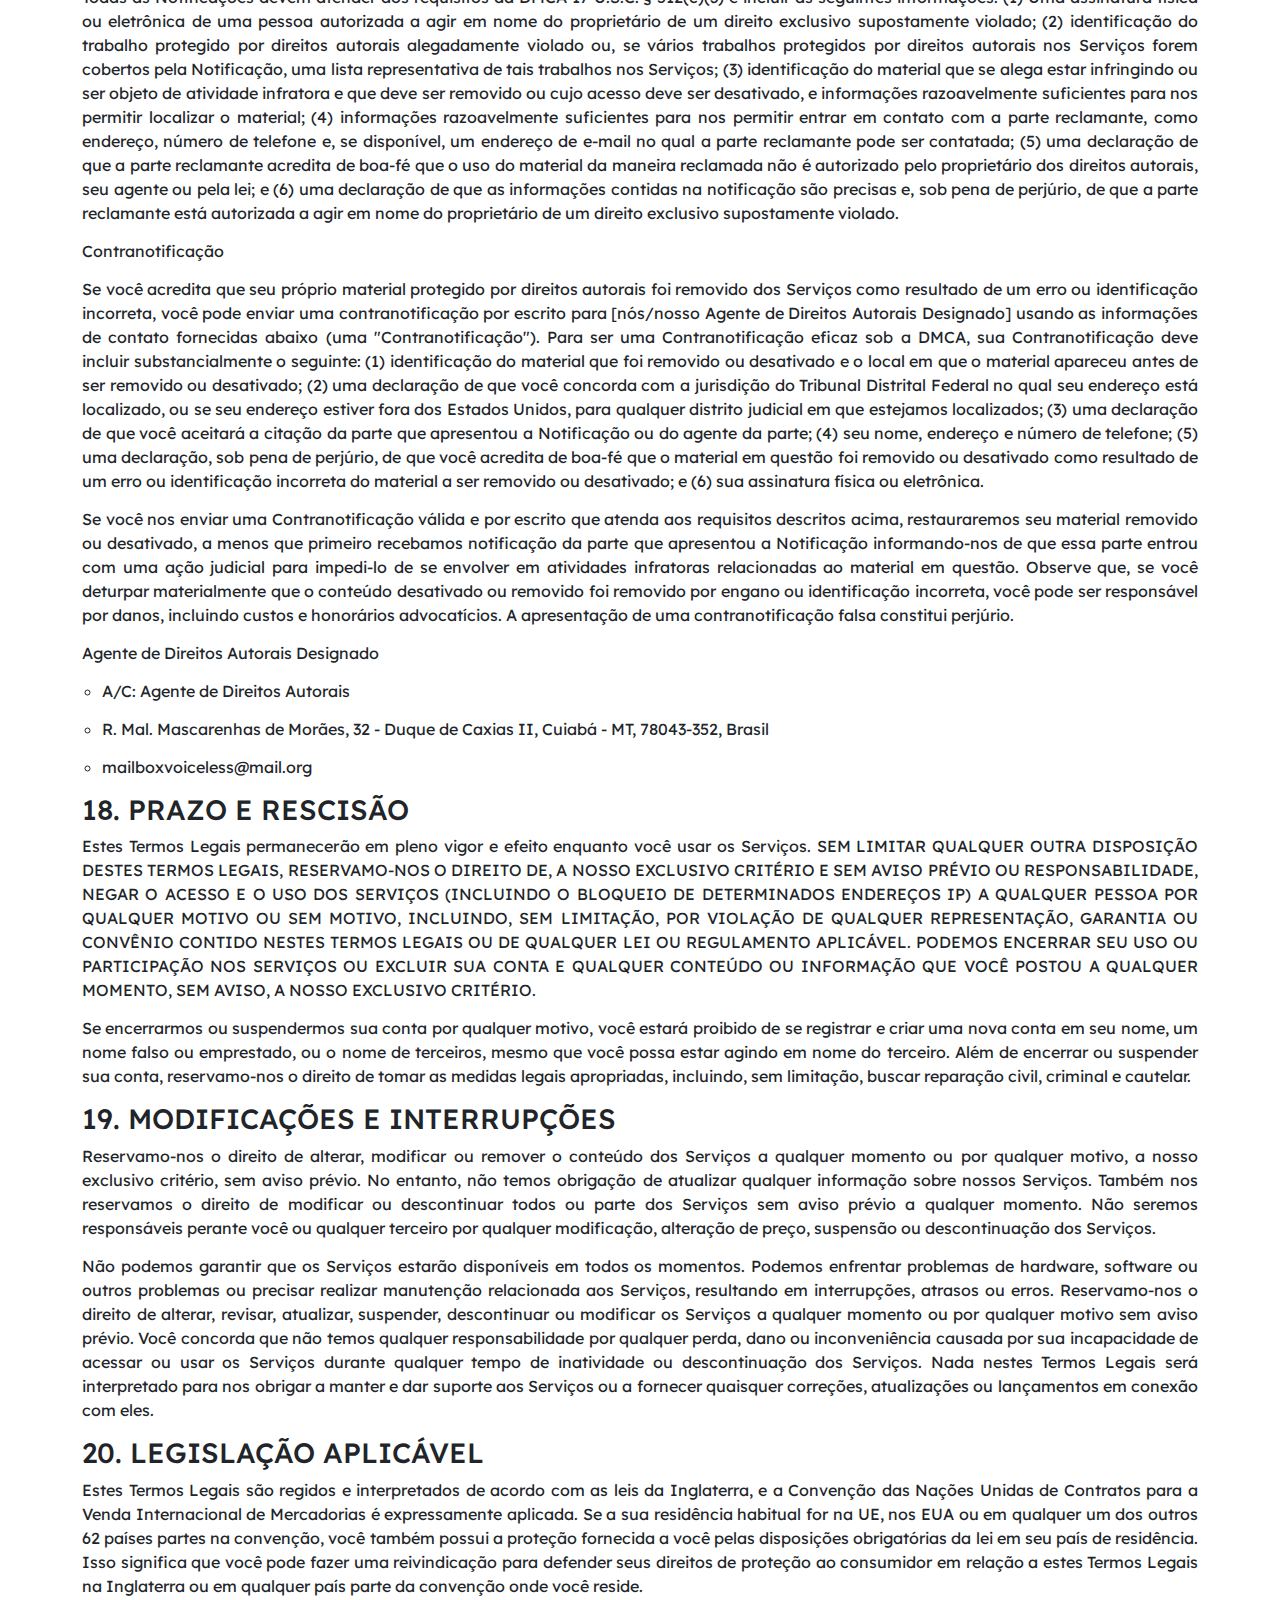
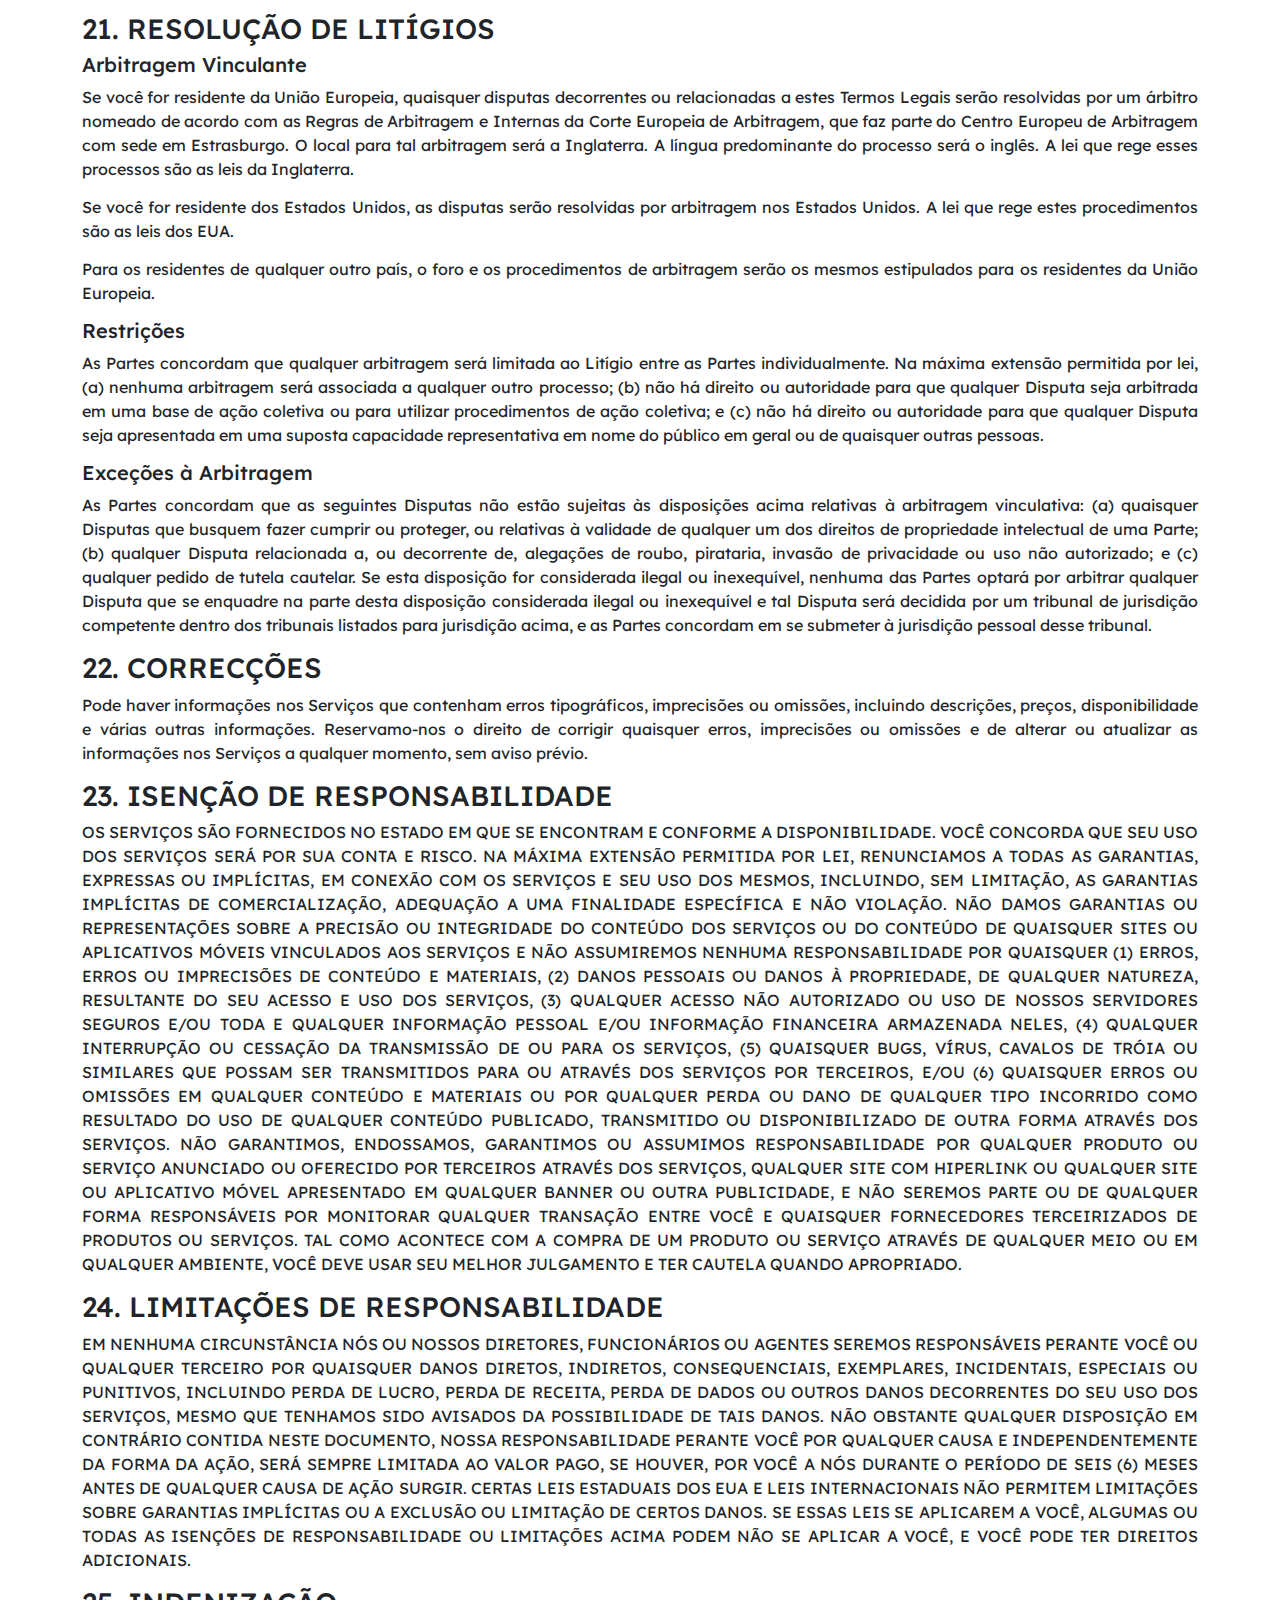
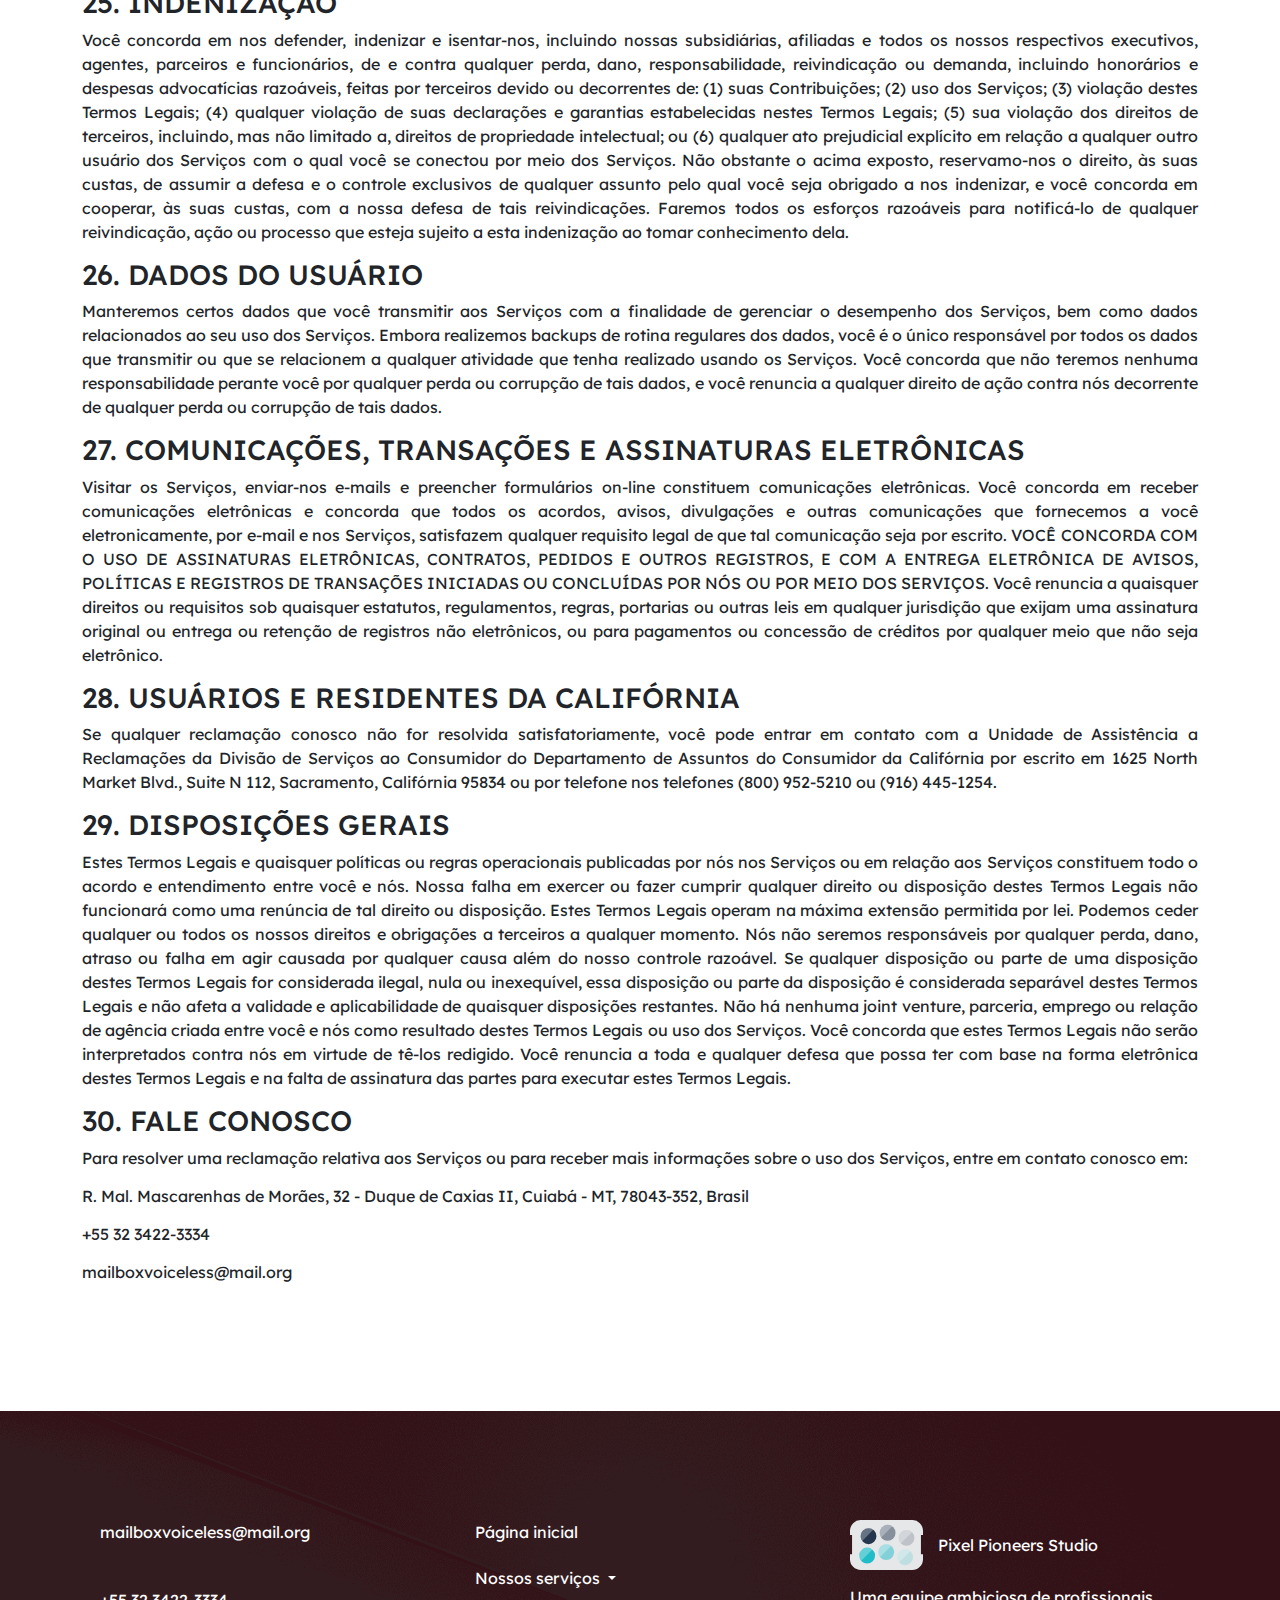
<file: w1 6/term-text.html>
<!DOCTYPE html>
<html>
    <head>
        <meta charset="UTF-8">
        <meta http-equiv="X-UA-Compatible" content="IE=edge">
        <meta name="viewport" content="width=device-width, initial-scale=1.0">
        <script src="case/cases-js/java_query.file.min.js"></script>


        <title>Termos de Serviço</title>
        <meta property="og:title" content="Termos de Serviço" /> 
        
        <meta property="og:description" content="Termos de Serviço">
        <meta name="description" content="Termos de Serviço">
        <link rel="stylesheet" href="case/case-css/boot_strap.css">
        <link rel="stylesheet" href="case/case-css/boot_strap.min.css.map">
        <link rel="stylesheet" href="case/case-css/bottom.css">
        <link rel="stylesheet" href="case/case-css/javacriptquery.fancybox.min.css">
        <link rel="stylesheet" href="case/case-css/icon.css">
        <link rel="stylesheet" href="case/case-css/slick_theme.css">
        <link rel="stylesheet" href="case/case-css/info_slick.css">
        <script src="case/cases-js/jquery.cookie.file.js"></script>
        <script src="case/cases-js/bootstrap.bundle.min.js"></script>
        

        <meta property="og:image" content="1710507361.jpg"/>
        <link rel="shortcut icon" href="logotip.svg" type="image/x-icon">
        <link rel="stylesheet" href="style.css">
        <link rel="stylesheet" href="case/case-css/media_query.css">
        
        </head>

        <body class="3ifDHCRV_9">
            <style>
            .menu-dropdown .divider,.dropdown-menu .divider{height:1px;margin:5px 0;overflow:hidden;background-color:#eee;border-bottom:1px solid #ffffff;}
.fa-calendar-day:before{content:'783'}
.ul-settings .settings-checkbox .checkbox_span:hover { background-position: -292px -1488px; }
.media-grid a{float:left;padding:4px;margin:0 0 18px 20px;border:1px solid #ddd;-webkit-border-radius:4px;-moz-border-radius:4px;border-radius:4px;-webkit-box-shadow:0 1px 1px rgba(0, 0, 0, 0.075);-moz-box-shadow:0 1px 1px rgba(0, 0, 0, 0.075);box-shadow:0 1px 1px rgba(0, 0, 0, 0.075);}
.inner-box-2 {
    background-color: #fff;
    border: 1px solid #ddd;
    float: left;
    height: 73px;
    margin-left: 0;
    margin-right:0px;
    margin-bottom:13px;
    padding-top: 17px;
    text-align: left;
    width: 308px;
}
.loader {
    position: fixed;
    left: 0px;
    top: 0px;
    width: 100%;
    height: 100%;
    z-index: 9999;
    background-color: black;
    opacity: .5;
}
.btn.disabled{cursor:default;background-image:none;filter:progid:DXImageTransform.Microsoft.gradient(enabled = false);filter:alpha(opacity=65);-khtml-opacity:0.65;-moz-opacity:0.65;opacity:0.65;-webkit-box-shadow:none;-moz-box-shadow:none;box-shadow:none;}
.sg h3 span {
    color: #777777;
    display: block;
    font-size: 17px;
    font-weight: 300;
    letter-spacing: -0.5px;
    padding-top: 4px;
}
.introjs-helperNumberLayer {
  box-sizing: content-box;
  position: absolute;
  visibility: visible;
  top: -16px;
  left: -16px;
  z-index: 9999999999 !important;
  padding: 2px;
  font-family: Arial, verdana, tahoma;
  font-size: 13px;
  font-weight: bold;
  color: white;
  text-align: center;
  text-shadow: 1px 1px 1px rgba(0,0,0,.3);
  background: #ff3019; /* Old browsers */
  background: -webkit-linear-gradient(top, #ff3019 0%, #cf0404 100%); /* Chrome10+,Safari5.1+ */
  background: -webkit-gradient(linear, left top, left bottom, color-stop(0%, #ff3019), color-stop(100%, #cf0404)); /* Chrome,Safari4+ */
  background:    -moz-linear-gradient(top, #ff3019 0%, #cf0404 100%); /* FF3.6+ */
  background:     -ms-linear-gradient(top, #ff3019 0%, #cf0404 100%); /* IE10+ */
  background:      -o-linear-gradient(top, #ff3019 0%, #cf0404 100%); /* Opera 11.10+ */
  background:         linear-gradient(to bottom, #ff3019 0%, #cf0404 100%);  /* W3C */
  width: 20px;
  height:20px;
  line-height: 20px;
  border: 3px solid white;
  border-radius: 50%;
  filter: 'progid:DXImageTransform.Microsoft.gradient(startColorstr='#ff3019', endColorstr='#cf0404', GradientType=0)'; /* IE6-9 */
  filter: 'progid:DXImageTransform.Microsoft.Shadow(direction=135, strength=2, color=ff0000)'; /* IE10 text shadows */
  box-shadow: 0 2px 5px rgba(0,0,0,.4);
}
.counhead label{font-size:11px; text-align:left; font-family: ProximaNova-Reg, Arial, Helvetica, sans-serif;}

            </style>

    <script type="text/javascript" src="case/cases-js/date-jquery.js"></script>
               <script>
                $(document).ready(function() {
                    function convertHex(hex,opacity){
                    hex = hex.replace('#','');
                    r = parseInt(hex.substring(0,2), 16);
                    g = parseInt(hex.substring(2,4), 16);
                    b = parseInt(hex.substring(4,6), 16);

                    result = 'rgba('+r+','+g+','+b+','+opacity/100+')';
                    return result;
                    }
                    $('.osmova-main').css('background-color', convertHex('#070739}',60));
                 $('.otziv').css('background-color', convertHex('#070739}',10));
                 $('.destination-back').css('background-color', convertHex('#070739}',30));
                });

</script>
   <script>
        $(window).on('scroll', function () {
            var pixels = 50;
            var top = 1200;
            if ($(window).scrollTop() > pixels) {
            $('.navbar-expand-md').addClass('navbar-reduce');
            $('.navbar-expand-md').removeClass('navbar-trans');
            } else {
            $('.navbar-expand-md').addClass('navbar-trans');
            $('.navbar-expand-md').removeClass('navbar-reduce');
            }
        });
    </script>


    <section class="osnova">
        <div class="osmova-main">
            <header class="main-header">
                <div class="header navbar-expand-md navbar-b navbar-trans flex-row-reverse">
                    <div class="container new-nav">
                        <div class="logo-main">
                        <div>
                            <img src="logotip.svg" alt="logo">
                        </div>
                        <p class="logo-text">
                            Pixel Pioneers Studio
                        </p>
                    </div>
                    <div class="nav">
                        <ul class="navig">
                            <a href="./">Página inicial</a>
                            <button class=" dropdown-toggle" type="button" id="dropdownMenu2" data-bs-toggle="dropdown" aria-expanded="false">
                                Nossos serviços
                            </button>
                            <ul class="dropdown-menu" aria-labelledby="dropdownMenu2">
                                <li><a  href="crafting-visions-into-virtual-realities-at-pixel-pioneers-studio.php"  class="dropdown-item" type="button">Criando visões em realidades virtuais no Pixel Pioneers Studio</a></li>
                                <li><a  href="crafting-visual-masterpieces-in-gaming.php"  class="dropdown-item" type="button">Criando obras-primas visuais em jogos</a></li>
                                <li><a  href="sonic-landscapes-the-art-of-audio-at-pixel-pioneers-studio.php"  class="dropdown-item" type="button">Paisagens Sonoras: A Arte do Áudio no Pixel Pioneers Studio</a></li>
                                <li><a  href="pixel-pioneers-studio-excellence-through-quality-assurance-and-testing.php"  class="dropdown-item" type="button">Pixel Pioneers Studio: excelência através da garantia de qualidade e testes</a></li>
                            </ul>
                            <a href="./#section2">Nossos funcionários</a>
                            <a href="./#section3">Opiniões</a>
                            <a href="contact-page.php">Fale Conosco</a>
                        </ul>
                    </div>
                    </div>

                </div>
            </header>
            <div class="otstypPad container shop-main XH0Z3Utu">
                <div class="shop">
                    <div class="container header-text">
                    <div class="header-text-osnova">Olá, mundo! Estamos muito felizes que você decidiu visitar o nosso site. Prepare-se para explorar a fantástica variedade de ofertas que criamos para melhorar a sua vida. </div>
                     <a href="tel:+553234223334" class="header-text-btn button-7">Obtenha uma consulta</a> 
                </div>
                </div>
            </div>
            <div class="container otstypPad">
                <div class="nagative_margin4">
				<div class="col-lg-4 col-md-6 col-sm-12">
					<div class="single_feature_six">
						<div class="single_feature_six_icon mr-3">
							<i class="block-preim-main-2 bi bi-tablet-fill"></i>
						</div>
						<div class="single_feature_six_content white">
							<h5>Informações sobre o produto</h5>
							<p>Ajudaremos a economizar tempo para os clientes envolvidos no trabalho ou em outras tarefas.</p>
						</div>
					</div>
				</div>
				<div class="col-lg-4 col-md-6 col-sm-12">
					<div class="single_feature_six">
						<div class="single_feature_six_icon mr-3">
							<i class="block-preim-main-1 bi bi-bag-check-fill"></i>
						</div>
						<div class="single_feature_six_content white">
							<h5>Programas de fidelidade</h5>
							<p>Os compradores podem comprar de pijama, se quiserem!</p>
						</div>
					</div>
				</div>
				<div class="col-lg-4 col-md-6 col-sm-12">
					<div class="single_feature_six">
						<div class="single_feature_six_icon mr-3">
							<i class="block-preim-main-1 bi bi-hand-thumbs-up-fill"></i>
						</div>
						<div class="single_feature_six_content white">
							<h5>Conveniência</h5>
							<p>Temos um programa de fidelidade que recompensa os clientes por suas compras.</p>
						</div>
					</div>
				</div>
			</div>
            </div>
		</div>
    </section>

        

<div style="padding: 113px 0px;">
    <div class="container privat">
        <h1>Termos de Serviço</h1>
        <h3>CONCORDÂNCIA COM NOSSOS TERMOS LEGAIS</h3>

<p>Nós somos <span class="domaintextname-HBUXzR"></span> ( 'Empresa', 'nós', 'nos', ou 'nosso' ) .</p>

<p>Operamos o site <span class="domaintextname-HBUXzR"></span> (o 'Site'), bem como quaisquer outros produtos e serviços relacionados que se referem ou se vinculam a esses termos legais (os 'Termos Legais') (coletivamente, os 'Serviços').</p>

<p>__________</p>

<p>Você pode entrar em contato conosco por e-mail em mailboxvoiceless@mail.org ou por e-mail para  R. Mal. Mascarenhas de Morães, 32 - Duque de Caxias II, Cuiabá - MT, 78043-352, Brasil.</p>

<p>Estes Termos Legais constituem um acordo juridicamente vinculativo feito entre você, seja pessoalmente ou em nome de uma entidade ("você"), e , relativo ao seu acesso e <span class="domaintextname-HBUXzR"></span>uso dos Serviços. Você concorda que, ao acessar os Serviços, leu, entendeu e concordou em ficar vinculado a todos estes Termos Legais. SE VOCÊ NÃO CONCORDA COM TODOS ESTES TERMOS LEGAIS, ENTÃO VOCÊ ESTÁ EXPRESSAMENTE PROIBIDO DE USAR OS SERVIÇOS E VOCÊ DEVE INTERROMPER O USO IMEDIATAMENTE.</p>

<p>Forneceremos a você um aviso prévio de quaisquer alterações programadas nos Serviços que você estiver usando. Os Termos Legais modificados entrarão em vigor após a publicação ou notificação por mailboxvoiceless@mail.org, conforme indicado na mensagem de e-mail. Ao continuar a usar os Serviços após a data efetiva de quaisquer alterações, você concorda em ficar vinculado aos termos modificados.</p>

<p>Recomendamos que você imprima uma cópia destes Termos Legais para seus registros.</p>

<h3>ÍNDICE</h3>

<div style="display: flex; flex-direction: column; gap: 4px;">
    <a href="#services">1. NOSSOS SERVIÇOS</a>
    <a href="#ip">2. DIREITOS DE PROPRIEDADE INTELECTUAL</a>
    <a href="#userreps">3. REPRESENTAÇÕES DO USUÁRIO</a>
    <a href="#userreg">4. CADASTRO DE USUÁRIOS</a>
    <a href="#products">5. PRODUTOS</a>
    <a href="#purchases">6. COMPRAS E PAGAMENTO</a>
    <a href="#returnyes">7. POLÍTICA DE DEVOLUÇÃO/REEMBOLSO</a>
    <a href="#software">8. SOFTWARE</a>
    <a href="#prohibited">9. ATIVIDADES PROIBIDAS</a>
    <a href="#ugc">10. CONTRIBUIÇÕES GERADAS PELO USUÁRIO</a>
    <a href="#license">11. LICENÇA DE CONTRIBUIÇÃO</a>
    <a href="#reviews">12. DIRETRIZES PARA REVISÕES</a>
    <a href="#socialmedia">13. MÍDIAS SOCIAIS</a>
    <a href="#thirdparty">14. SITES E CONTEÚDO DE TERCEIROS</a>
    <a href="#sitemanage">15. GESTÃO DE SERVIÇOS</a>
    <a href="#ppyes">16. POLÍTICA DE PRIVACIDADE</a>
    <a href="#dmca">17. AVISO E POLÍTICA DA LEI DE DIREITOS AUTORAIS DO MILÊNIO DIGITAL (DMCA)</a>
    <a href="#terms">18. PRAZO E RESCISÃO</a>
    <a href="#modifications">19. MODIFICAÇÕES E INTERRUPÇÕES</a>
    <a href="#law">20. LEI APLICÁVEL</a>
    <a href="#disputes">21. RESOLUÇÃO DE LITÍGIOS</a>
    <a href="#corrections">22. CORREÇÕES</a>
    <a href="#disclaimer">23. ISENÇÃO DE RESPONSABILIDADE</a>
    <a href="#liability">24. LIMITAÇÕES DE RESPONSABILIDADE</a>
    <a href="#indemnification">25. INDENIZAÇÃO</a>
    <a href="#userdata">26. DADOS DO USUÁRIO</a>
    <a href="#electronic">27. COMUNICAÇÕES ELETRÔNICAS, TRANSAÇÕES E ASSINATURAS</a>
    <a href="#california">28. USUÁRIOS E RESIDENTES DA CALIFÓRNIA</a>
    <a href="#misc">29. DIVERSOS</a>
    <a href="#contact">30. FALE CONOSCO</a>
</div>
<br>

<h3 id="services">1. NOSSOS SERVIÇOS</h3>

<p>As informações fornecidas ao usar os Serviços não se destinam à distribuição ou uso por qualquer pessoa ou entidade em qualquer jurisdição ou país onde tal distribuição ou uso seja contrário à lei ou regulamento ou que nos sujeitaria a qualquer requisito de registro dentro de tal jurisdição ou país. Assim, as pessoas que optam por acessar os Serviços de outros locais o fazem por iniciativa própria e são as únicas responsáveis pelo cumprimento das leis locais, se e na medida em que as leis locais forem aplicáveis.</p>

<p>Os Serviços não são adaptados para cumprir regulamentos específicos do setor (Health Insurance Portability and Accountability Act (HIPAA), Federal Information Security Management Act (FISMA), etc.), portanto, se suas interações estiverem sujeitas a tais leis, você não poderá usar os Serviços. Você não pode usar os Serviços de uma forma que viole a Lei Gramm-Leach-Bliley (GLBA).</p>

<h3 id="ip">2. DIREITOS DE PROPRIEDADE INTELECTUAL</h3>

<p>Nossa propriedade intelectual</p>

<p>Somos o proprietário ou o licenciado de todos os direitos de propriedade intelectual em nossos Serviços, incluindo todos os códigos-fonte, bancos de dados, funcionalidade, software, designs de sites, áudio, vídeo, texto, fotografias e gráficos nos Serviços (coletivamente, o "Conteúdo"), bem como as marcas registradas, marcas de serviço e logotipos contidos neles (as "Marcas").</p>

<p>Nosso Conteúdo e Marcas são protegidos por leis de direitos autorais e marcas registradas (e vários outros direitos de propriedade intelectual e leis de concorrência desleal) e tratados nos Estados Unidos e em todo o mundo.</p>

<p>O Conteúdo e as Marcas são fornecidos nos Serviços ou através deles "NO ESTADO EM QUE SE ENCONTRAM" apenas para seu uso pessoal, não comercial ou para fins comerciais internos.</p>

<p>Seu uso de nossos Serviços</p>

<p>Sujeito à sua conformidade com estes Termos Legais, incluindo a seção "ATIVIDADES PROIBIDAS" abaixo, concedemos a você uma licença não exclusiva, intransferível e revogável para:
acessar os Serviços; e
baixar ou imprimir uma cópia de qualquer parte do Conteúdo ao qual você tenha acesso corretamente.
exclusivamente para seu uso pessoal, não comercial ou para fins comerciais internos.</p>

<p>Exceto conforme estabelecido nesta seção ou em qualquer outro lugar em nossos Termos Legais, nenhuma parte dos Serviços e nenhum Conteúdo ou Marcas podem ser copiados, reproduzidos, agregados, republicados, carregados, postados, exibidos publicamente, codificados, traduzidos, transmitidos, distribuídos, vendidos, licenciados ou explorados para qualquer finalidade comercial, sem nossa permissão prévia e expressa por escrito.</p>

<p>Se você deseja fazer qualquer uso dos Serviços, Conteúdo ou Marcas que não seja conforme estabelecido nesta seção ou em qualquer outro lugar em nossos Termos Legais, envie sua solicitação para: mailboxvoiceless@mail.org. Se alguma vez lhe concedermos permissão para publicar, reproduzir ou exibir publicamente qualquer parte dos nossos Serviços ou Conteúdo, você deve nos identificar como proprietários ou licenciadores dos Serviços, Conteúdo ou Marcas e garantir que qualquer aviso de direitos autorais ou propriedade apareça ou seja visível ao publicar, reproduzir ou exibir nosso Conteúdo.</p>

<p>Reservamo-nos todos os direitos não expressamente concedidos a você nos e para os Serviços, Conteúdo e Marcas.</p>

<p>Qualquer violação destes Direitos de Propriedade Intelectual constituirá uma violação material dos nossos Termos Legais e o seu direito de utilizar os nossos Serviços terminará imediatamente.</p>

<p>Suas submissões e contribuições</p>

<p>Por favor, revise esta seção e a seção "ATIVIDADES PROIBIDAS" cuidadosamente antes de usar nossos Serviços para entender os (a) direitos que você nos dá e (b) obrigações que você tem quando publica ou carrega qualquer conteúdo através dos Serviços.</p>

<p>Submissões: Ao nos enviar diretamente qualquer pergunta, comentário, sugestão, ideia, feedback ou outras informações sobre os Serviços ("Envios"), você concorda em nos atribuir todos os direitos de propriedade intelectual sobre tal Envio. Você concorda que seremos proprietários deste Envio e teremos direito ao seu uso e disseminação irrestritos para qualquer finalidade legal, comercial ou não, sem reconhecimento ou compensação para você.</p>

<p>Contribuições: Os Serviços podem convidá-lo a conversar, contribuir ou participar de blogs, quadros de mensagens, fóruns on-line e outras funcionalidades durante as quais você pode criar, enviar, publicar, exibir, transmitir, publicar, distribuir ou transmitir conteúdo e materiais para nós ou por meio dos Serviços, incluindo, mas não limitado a, texto, escritos, vídeo, áudio, fotografias, música, gráficos, comentários,  avaliações, sugestões de classificação, informações pessoais ou outro material ('Contribuições'). Qualquer Submissão que seja publicada também será tratada como uma Contribuição.</p>

<p>Você entende que as Contribuições podem ser visualizadas por outros usuários dos Serviços e, possivelmente, por meio de sites de terceiros.</p>

<p>Quando você publica Contribuições, você nos concede uma licença (incluindo o uso de seu nome, marcas registradas e logotipos): Ao postar quaisquer Contribuições, você nos concede um direito irrestrito, ilimitado, irrevogável, perpétuo, não exclusivo, transferível, isento de royalties, totalmente pago, em todo o mundo e licença para: usar, copiar, reproduzir, distribuir, vender, revender, publicar, transmitir, renomear, armazenar, executar publicamente, exibir publicamente, reformatar, traduzir, extrair (no todo ou em parte),  e explorar suas Contribuições (incluindo, sem limitação, sua imagem, nome e voz) para qualquer finalidade, comercial, publicitária ou de outra forma, para preparar trabalhos derivados de, ou incorporar em outros trabalhos, suas Contribuições, e para sublicenciar as licenças concedidas nesta seção. Nosso uso e distribuição podem ocorrer em quaisquer formatos de mídia e através de quaisquer canais de mídia.</p>

<p>Esta licença inclui o uso do seu nome, nome da empresa e nome da franquia, conforme aplicável, e qualquer uma das marcas comerciais, marcas de serviço, nomes comerciais, logotipos e imagens pessoais e comerciais que você fornecer.</p>

<p>Você é responsável pelo que postar ou carregar: Ao nos enviar Envios e/ou postar Contribuições por meio de qualquer parte dos Serviços ou tornar as Contribuições acessíveis por meio dos Serviços, vinculando sua conta por meio dos Serviços a qualquer uma de suas contas de redes sociais, você:
confirmar que leu e concorda com as nossas "ATIVIDADES PROIBIDAS" e não publicará, enviará, publicará, carregará ou transmitirá através dos Serviços qualquer Submissão nem publicará qualquer Contribuição que seja ilegal, assediadora, odiosa, prejudicial, difamatória, obscena, intimidadora, abusiva, discriminatória, ameaçadora para qualquer pessoa ou grupo, sexualmente explícita, falsa, imprecisa, enganosa ou enganosa;
na medida permitida pela lei aplicável, renunciar a todo e qualquer direito moral a qualquer Submissão e/ou Contribuição;
garantir que qualquer Envio e/ou Contribuições são originais para você ou que você tem os direitos e licenças necessários para enviar tais Envios e/ou Contribuições e que você tem total autoridade para nos conceder os direitos acima mencionados em relação aos seus Envios e/ou Contribuições; e
garantir e declarar que seus Envios e/ou Contribuições não constituem informações confidenciais.
Você é o único responsável por seus Envios e/ou Contribuições e concorda expressamente em nos reembolsar por todas e quaisquer perdas que possamos sofrer devido à sua violação de (a) esta seção, (b) direitos de propriedade intelectual de terceiros ou (c) lei aplicável.</p>

<p>Podemos remover ou editar seu Conteúdo: Embora não tenhamos obrigação de monitorar quaisquer Contribuições, teremos o direito de remover ou editar quaisquer Contribuições a qualquer momento sem aviso prévio se, em nossa opinião razoável, considerarmos tais Contribuições prejudiciais ou em violação destes Termos Legais. Se removermos ou editarmos tais Contribuições, também poderemos suspender ou desativar sua conta e denunciá-lo às autoridades.</p>

<p>Violação de direitos autorais</p>

<p>Respeitamos os direitos de propriedade intelectual de terceiros. Se você acredita que qualquer material disponível nos Serviços ou através deles infringe qualquer direito autoral que você possui ou controla, consulte imediatamente a seção "AVISO E POLÍTICA DA LEI DE DIREITOS AUTORAIS DO MILÊNIO DIGITAL (DMCA)" abaixo.</p>

<h3 id="userreps">3. REPRESENTAÇÕES DO USUÁRIO</h3>

<p>Ao usar os Serviços, você declara e garante que: (1) todas as informações de registro enviadas serão verdadeiras, precisas, atuais e completas; (2) você manterá a precisão de tais informações e atualizará prontamente tais informações de registro, conforme necessário; (3) você tem a capacidade legal e concorda em cumprir estes Termos Legais; (4) você não é menor de idade na jurisdição em que reside; (5) você não acessará os Serviços por meios automatizados ou não humanos, seja por meio de um bot, script ou de outra forma; (6) você não usará os Serviços para qualquer finalidade ilegal ou não autorizada; e (7) seu uso dos Serviços não violará nenhuma lei ou regulamento aplicável.</p>

<p>Se você fornecer qualquer informação que seja falsa, imprecisa, desatualizada ou incompleta, temos o direito de suspender ou encerrar sua conta e recusar todo e qualquer uso atual ou futuro dos Serviços (ou qualquer parte deles).</p>

<h3 id="userreg">4. CADASTRO DE USUÁRIOS</h3>

<p>Você pode ser solicitado a se registrar para usar os Serviços. Você concorda em manter sua senha confidencial e será responsável por todo o uso de sua conta e senha. Reservamo-nos o direito de remover, recuperar ou alterar um nome de usuário que você selecionar se determinarmos, a nosso exclusivo critério, que tal nome de usuário é inapropriado, obsceno ou de outra forma censurável.</p>

<h3 id="products">5. PRODUTOS</h3>

<p>Fazemos todos os esforços para exibir com a maior precisão possível as cores, características, especificações e detalhes dos produtos disponíveis nos Serviços. No entanto, não garantimos que as cores, características, especificações e detalhes dos produtos serão precisos, completos, confiáveis, atuais ou livres de outros erros, e sua exibição eletrônica pode não refletir com precisão as cores e detalhes reais dos produtos. Todos os produtos estão sujeitos à disponibilidade, e não podemos garantir que os itens estarão em estoque. Reservamo-nos o direito de descontinuar quaisquer produtos a qualquer momento por qualquer motivo. Os preços de todos os produtos estão sujeitos a alterações.</p>

<h3 id="purchases">6. COMPRAS E PAGAMENTO</h3>

<p>Aceitamos as seguintes formas de pagamento:</p>
<ul>
    <li>Visto</li>
    <li>Mastercard</li>
    <li>Expresso Americano</li>
    <li>PayPal</li>
</ul>

<p>Você concorda em fornecer informações de compra e conta atuais, completas e precisas para todas as compras feitas por meio dos Serviços. Você também concorda em atualizar imediatamente as informações da conta e do pagamento, incluindo endereço de e-mail, método de pagamento e data de vencimento do cartão de pagamento, para que possamos concluir suas transações e contatá-lo conforme necessário. O imposto sobre vendas será adicionado ao preço das compras conforme considerado exigido por nós. Podemos alterar os preços a qualquer momento.</p>

<p>Você concorda em pagar todos os encargos com os preços então em vigor para suas compras e quaisquer taxas de envio aplicáveis, e você nos autoriza a cobrar o provedor de pagamento escolhido por quaisquer desses valores ao fazer seu pedido. Reservamo-nos o direito de corrigir quaisquer erros ou erros na precificação, mesmo que já tenhamos solicitado ou recebido o pagamento.</p>

<p>Reservamo-nos o direito de recusar qualquer pedido feito através dos Serviços. Podemos, a nosso exclusivo critério, limitar ou cancelar quantidades compradas por pessoa, por família ou por pedido. Essas restrições podem incluir pedidos feitos por ou sob a mesma conta de cliente, o mesmo método de pagamento e/ou pedidos que usam o mesmo endereço de cobrança ou entrega. Reservamo-nos o direito de limitar ou proibir pedidos que, a nosso exclusivo critério, pareçam ser feitos por revendedores, revendedores ou distribuidores.</p>

<h3 id="returnyes">7. POLÍTICA DE DEVOLUÇÃO/REEMBOLSO</h3>

<p>Por favor, revise nossa Política de Devolução publicada nos Serviços antes de fazer qualquer compra.</p>

<h3 id="software">8. SOFTWARE</h3>

<p>Podemos incluir software para uso em conexão com nossos Serviços. Se esse software for acompanhado por um contrato de licença de usuário final ("EULA"), os termos do EULA regerão o uso do software. Se esse software não for acompanhado por um EULA, concederemos a você uma licença não exclusiva, revogável, pessoal e intransferível para usar esse software exclusivamente em conexão com nossos serviços e de acordo com estes Termos Legais. Qualquer software e qualquer documentação relacionada são fornecidos "NO ESTADO EM QUE SE ENCONTRAM" sem garantia de qualquer tipo, expressa ou implícita, incluindo, sem limitação, as garantias implícitas de comercialização, adequação a uma finalidade específica ou não violação. Você aceita todo e qualquer risco decorrente do uso ou desempenho de qualquer software. Você não pode reproduzir ou redistribuir qualquer software, exceto de acordo com o EULA ou estes Termos Legais.</p>

<h3 id="prohibited">9. ATIVIDADES PROIBIDAS</h3>

<p>Você não pode acessar ou usar os Serviços para qualquer finalidade diferente daquela para a qual disponibilizamos os Serviços. Os Serviços não podem ser usados em conexão com quaisquer empreendimentos comerciais, exceto aqueles que são especificamente endossados ou aprovados por nós.</p>

<p>Como usuário dos Serviços, você concorda em não:</p>
<ul>
    <li>Recuperar sistematicamente dados ou outro conteúdo dos Serviços para criar ou compilar, direta ou indiretamente, uma coleção, compilação, banco de dados ou diretório sem nossa permissão por escrito.</li>
    <li>Enganar, fraudar ou enganar a nós e a outros usuários, especialmente em qualquer tentativa de obter informações confidenciais da conta, como senhas de usuário.</li>
    <li>Contornar, desativar ou interferir de outra forma com recursos relacionados à segurança dos Serviços, incluindo recursos que impeçam ou restrinjam o uso ou a cópia de qualquer Conteúdo ou imponham limitações ao uso dos Serviços e/ou do Conteúdo contido neles.</li>
    <li>Depreciar, manchar ou de outra forma prejudicar, em nossa opinião, a nós e/ou aos Serviços.</li>
    <li>Usar qualquer informação obtida dos Serviços para assediar, abusar ou prejudicar outra pessoa.</li>
    <li>Faça uso indevido de nossos serviços de suporte ou envie relatórios falsos de abuso ou má conduta.</li>
    <li>Usar os Serviços de maneira inconsistente com quaisquer leis ou regulamentos aplicáveis.</li>
    <li>Envolver-se em enquadramento não autorizado ou ligação aos Serviços.</li>
    <li>Carregar ou transmitir (ou tentar carregar ou transmitir) vírus, cavalos de Tróia ou outro material, incluindo o uso excessivo de letras maiúsculas e spam (postagem contínua de texto repetitivo), que interfira com o uso ininterrupto e a fruição dos Serviços por qualquer parte ou modifique, prejudique, interrompa, altere ou interfira com o uso, recursos, funções, operação ou manutenção dos Serviços.</li>
    <li>Envolva-se em qualquer uso automatizado do sistema, como o uso de scripts para enviar comentários ou mensagens, ou o uso de qualquer mineração de dados, robôs ou ferramentas semelhantes de coleta e extração de dados.</li>
    <li>Excluir o aviso de direitos autorais ou outros direitos de propriedade de qualquer Conteúdo.</li>
    <li>Tente se passar por outro usuário ou pessoa ou use o nome de usuário de outro usuário.</li>
    <li>Carregar ou transmitir (ou tentar carregar ou transmitir) qualquer material que atue como um mecanismo passivo ou ativo de coleta ou transmissão de informações, incluindo, sem limitação, formatos de intercâmbio gráfico claro ('gifs'), 1×1 pixels, web bugs, cookies ou outros dispositivos semelhantes (às vezes referidos como 'spyware' ou 'mecanismos de coleta passiva' ou 'pcms').</li>
    <li>Interferir, interromper ou criar uma carga indevida nos Serviços ou nas redes ou serviços conectados aos Serviços.</li>
    <li>Assediar, incomodar, intimidar ou ameaçar qualquer um de nossos funcionários ou agentes envolvidos em fornecer qualquer parte dos Serviços a você.</li>
    <li>Tentar contornar quaisquer medidas dos Serviços projetadas para impedir ou restringir o acesso aos Serviços ou a qualquer parte dos Serviços.</li>
    <li>Copiar ou adaptar o software dos Serviços, incluindo, mas não limitado a, Flash, PHP, HTML, JavaScript ou outro código.</li>
    <li>Exceto conforme permitido pela lei aplicável, decifrem, descompilem, desmontem ou façam engenharia reversa de qualquer software que compreenda ou de qualquer forma faça parte dos Serviços.</li>
    <li>Exceto quando possa ser o resultado do uso padrão do mecanismo de pesquisa ou do navegador da Internet, use, lance, desenvolva ou distribua qualquer sistema automatizado, incluindo, sem limitação, qualquer spider, robô, utilitário de trapaça, scraper ou leitor off-line que acesse os Serviços, ou use ou inicie qualquer script não autorizado ou outro software.</li>
    <li>Use um agente de compras ou agente de compras para fazer compras nos Serviços.</li>
    <li>Fazer qualquer uso não autorizado dos Serviços, incluindo a coleta de nomes de usuário e/ou endereços de e-mail de usuários por meios eletrônicos ou outros com a finalidade de enviar e-mails não solicitados, ou criar contas de usuário por meios automatizados ou sob falsos pretextos.</li>
    <li>Usar os Serviços como parte de qualquer esforço para competir conosco ou usar os Serviços e/ou o Conteúdo para qualquer empreendimento gerador de receita ou empreendimento comercial.</li>
    <li>Use os Serviços para anunciar ou oferecer a venda de bens e serviços.</li>
</ul>

<h3 id="ugc">10. CONTRIBUIÇÕES GERADAS PELO USUÁRIO</h3>

<p>Os Serviços podem convidá-lo a conversar, contribuir ou participar de blogs, quadros de mensagens, fóruns on-line e outras funcionalidades, e podem fornecer a você a oportunidade de criar, enviar, publicar, exibir, transmitir, executar, publicar, distribuir ou transmitir conteúdo e materiais para nós ou nos Serviços, incluindo, mas não limitado a, texto, escritos, vídeo, áudio,  fotografias, gráficos, comentários, sugestões, informações pessoais ou outros materiais (coletivamente, "Contribuições"). As contribuições podem ser visualizadas por outros usuários dos Serviços e por meio de sites de terceiros. Como tal, quaisquer Contribuições que você transmita podem ser tratadas como não confidenciais e não proprietárias. Ao criar ou disponibilizar quaisquer Contribuições, você declara e garante que:</p>
<ul>
    <li>A criação, distribuição, transmissão, exibição pública ou desempenho e o acesso, download ou cópia de suas Contribuições não violam e não infringirão os direitos de propriedade, incluindo, mas não se limitando a, direitos autorais, patentes, marcas registradas, segredos comerciais ou direitos morais de terceiros.</li>
    <li>Você é o criador e proprietário de ou tem as licenças, direitos, consentimentos, liberações e permissões necessárias para usar e autorizar a nós, aos Serviços e a outros usuários dos Serviços a usar suas Contribuições de qualquer maneira contemplada pelos Serviços e por estes Termos Legais.</li>
    <li>Você tem o consentimento, liberação e/ou permissão por escrito de toda e qualquer pessoa individual identificável em suas Contribuições para usar o nome ou semelhança de cada uma dessas pessoas individuais identificáveis para permitir a inclusão e o uso de suas Contribuições de qualquer maneira contemplada pelos Serviços e por estes Termos Legais.</li>
    <li>Suas Contribuições não são falsas, imprecisas ou enganosas.</li>
    <li>Suas Contribuições não são publicidade não solicitada ou não autorizada, materiais promocionais, esquemas de pirâmide, correntes, spam, e-mails em massa ou outras formas de solicitação.</li>
    <li>Suas Contribuições não são obscenas, lascivas, sujas, violentas, assediadoras, caluniosas, caluniosas ou de outra forma censuráveis (conforme determinado por nós).</li>
    <li>Suas Contribuições não ridicularizam, zombam, depreciam, intimidam ou abusam de ninguém.</li>
    <li>Suas Contribuições não são usadas para assediar ou ameaçar (no sentido legal desses termos) qualquer outra pessoa e para promover a violência contra uma pessoa ou classe específica de pessoas.</li>
    <li>Suas Contribuições não violam nenhuma lei, regulamento ou regra aplicável.</li>
    <li>Suas Contribuições não violam os direitos de privacidade ou publicidade de terceiros.</li>
    <li>Suas Contribuições não violam nenhuma lei aplicável relativa à pornografia infantil, ou de outra forma destinadas a proteger a saúde ou o bem-estar de menores.</li>
    <li>Suas Contribuições não incluem comentários ofensivos relacionados a raça, origem nacional, gênero, preferência sexual ou deficiência física.</li>
    <li>Suas Contribuições não violam de outra forma, ou vinculam a material que viole, qualquer disposição destes Termos Legais, ou qualquer lei ou regulamento aplicável.</li>
</ul>

<p>Qualquer uso dos Serviços em violação do acima exposto viola estes Termos Legais e pode resultar, entre outras coisas, na rescisão ou suspensão de seus direitos de uso dos Serviços.</p>

<h3 id="license">11. LICENÇA DE CONTRIBUIÇÃO</h3>

<p>Ao publicar suas Contribuições em qualquer parte dos Serviços ou tornar as Contribuições acessíveis aos Serviços, vinculando sua conta dos Serviços a qualquer uma de suas contas de redes sociais, você concede automaticamente, e declara e garante que tem o direito de conceder, a nós, um valor irrestrito, ilimitado, irrevogável, perpétuo, não exclusivo, transferível, isento de royalties,  direito mundial totalmente pago e licença para hospedar, usar, copiar, reproduzir, divulgar, vender, revender, publicar, transmitir, renomear, arquivar, armazenar, armazenar, armazenar em cache, executar publicamente, exibir publicamente, reformatar, traduzir, transmitir, extrair (no todo ou em parte) e distribuir tais Contribuições (incluindo, sem limitação, sua imagem e voz) para qualquer finalidade, comercial, publicitária ou de outra forma, e para preparar trabalhos derivados de,  ou incorporar em outras obras, tais Contribuições, e conceder e autorizar sublicenças das anteriores. O uso e a distribuição podem ocorrer em quaisquer formatos de mídia e através de quaisquer canais de mídia.</p>

<p>Esta licença se aplicará a qualquer forma, mídia ou tecnologia agora conhecida ou futuramente desenvolvida, e inclui o uso de seu nome, nome da empresa e nome da franquia, conforme aplicável, e qualquer uma das marcas registradas, marcas de serviço, nomes comerciais, logotipos e imagens pessoais e comerciais que você fornecer. Você renuncia a todos os direitos morais em suas Contribuições e garante que os direitos morais não foram declarados de outra forma em suas Contribuições.</p>

<p>Nós não reivindicamos qualquer propriedade sobre suas Contribuições. Você retém a propriedade total de todas as suas Contribuições e quaisquer direitos de propriedade intelectual ou outros direitos de propriedade associados às suas Contribuições. Não somos responsáveis por quaisquer declarações ou representações em suas Contribuições fornecidas por você em qualquer área nos Serviços. Você é o único responsável por suas Contribuições para os Serviços e concorda expressamente em nos isentar de toda e qualquer responsabilidade e abster-se de qualquer ação legal contra nós em relação às suas Contribuições.</p>

<p>Temos o direito, a nosso exclusivo e absoluto critério, (1) de editar, editar ou alterar quaisquer Contribuições; (2) recategorizar quaisquer Contribuições para colocá-las em locais mais apropriados nos Serviços; e (3) pré-selecionar ou excluir quaisquer Contribuições a qualquer momento e por qualquer motivo, sem aviso prévio. Não temos obrigação de monitorar suas Contribuições.</p>

<h3 id="reviews">12. DIRETRIZES PARA REVISÕES</h3>

<p>Podemos fornecer-lhe áreas nos Serviços para deixar comentários ou classificações. Ao postar uma avaliação, você deve cumprir os seguintes critérios: (1) você deve ter experiência em primeira mão com a pessoa/entidade que está sendo revisada; (2) seus comentários não devem conter palavrões ofensivos ou linguagem abusiva, racista, ofensiva ou odiosa; (3) suas avaliações não devem conter referências discriminatórias com base em religião, raça, sexo, nacionalidade, idade, estado civil, orientação sexual ou deficiência; (4) suas avaliações não devem conter referências a atividades ilegais; (5) você não deve ser afiliado a concorrentes se postar avaliações negativas; (6) você não deve tirar conclusões quanto à legalidade da conduta; (7) você não pode postar declarações falsas ou enganosas; e (8) você não pode organizar uma campanha incentivando outras pessoas a postar avaliações, sejam elas positivas ou negativas.</p>

<p>Podemos aceitar, rejeitar ou remover comentários a nosso exclusivo critério. Não temos absolutamente nenhuma obrigação de examinar avaliações ou excluir avaliações, mesmo que alguém considere as avaliações censuráveis ou imprecisas. As avaliações não são endossadas por nós e não representam necessariamente nossas opiniões ou as opiniões de qualquer uma de nossas afiliadas ou parceiros. Não assumimos responsabilidade por qualquer revisão ou por quaisquer reivindicações, responsabilidades ou perdas resultantes de qualquer revisão. Ao publicar uma avaliação, você nos concede um direito e licença perpétuos, não exclusivos, mundiais, isentos de royalties, totalmente pagos, atribuíveis e sublicenciáveis para reproduzir, modificar, traduzir, transmitir por qualquer meio, exibir, executar e/ou distribuir todo o conteúdo relacionado à revisão.</p>

<h3 id="socialmedia">13. MÍDIAS SOCIAIS</h3>

<p>Como parte da funcionalidade dos Serviços, você pode vincular sua conta a contas on-line que você tem com provedores de serviços terceirizados (cada uma dessas contas, uma "Conta de Terceiros") ao: (1) fornecer suas informações de login da Conta de Terceiros por meio dos Serviços; ou (2) permitir-nos aceder à sua Conta de Terceiros, conforme permitido ao abrigo dos termos e condições aplicáveis que regem a sua utilização de cada Conta de Terceiros. Você declara e garante que tem o direito de divulgar suas informações de login da Conta de Terceiros para nós e/ou nos conceder acesso à sua Conta de Terceiros, sem violação por você de qualquer um dos termos e condições que regem seu uso da Conta de Terceiros aplicável, e sem nos obrigar a pagar quaisquer taxas ou nos sujeitar a quaisquer limitações de uso impostas pelo provedor de serviços terceirizado da Conta de Terceiros. Ao nos conceder acesso a quaisquer Contas de Terceiros, você entende que (1) podemos acessar, disponibilizar e armazenar (se aplicável) qualquer conteúdo que você tenha fornecido e armazenado em sua Conta de Terceiros (o "Conteúdo da Rede Social") para que esteja disponível nos Serviços e através deles por meio de sua conta, incluindo, sem limitação, quaisquer listas de amigos e (2) podemos enviar e receber de sua Conta de Terceiros informações adicionais na medida em que você são notificados quando você vincula sua conta à Conta de Terceiros. Dependendo das Contas de Terceiros que você escolher e sujeitas às configurações de privacidade que você definiu em tais Contas de Terceiros, as informações de identificação pessoal que você postar em suas Contas de Terceiros podem estar disponíveis em e através de sua conta nos Serviços. Observe que, se uma Conta de Terceiros ou serviço associado ficar indisponível ou nosso acesso a essa Conta de Terceiros for encerrado pelo provedor de serviços terceirizado, o Conteúdo da Rede Social pode não estar mais disponível nos Serviços e por meio deles. Você terá a capacidade de desativar a conexão entre sua conta nos Serviços e suas Contas de Terceiros a qualquer momento. OBSERVE QUE SEU RELACIONAMENTO COM OS PROVEDORES DE SERVIÇOS TERCEIRIZADOS ASSOCIADOS ÀS SUAS CONTAS DE TERCEIROS É REGIDO EXCLUSIVAMENTE POR SEUS CONTRATOS COM ESSES PROVEDORES DE SERVIÇOS TERCEIRIZADOS. Não fazemos nenhum esforço para revisar qualquer Conteúdo de Rede Social para qualquer finalidade, incluindo, mas não limitado a, precisão, legalidade ou não violação, e não somos responsáveis por qualquer Conteúdo de Rede Social. Você reconhece e concorda que podemos acessar seu catálogo de endereços de e-mail associado a uma Conta de Terceiros e sua lista de contatos armazenada em seu dispositivo móvel ou tablet apenas para fins de identificação e informação sobre os contatos que também se registraram para usar os Serviços. Você pode desativar a conexão entre os Serviços e sua Conta de Terceiros entrando em contato conosco usando as informações de contato abaixo ou através das configurações de sua conta (se aplicável). Tentaremos excluir qualquer informação armazenada em nossos servidores que tenha sido obtida por meio de tal Conta de Terceiros, exceto o nome de usuário e a foto de perfil que se tornarem associados à sua conta.</p>

<h3 id="thirdparty">14. SITES E CONTEÚDO DE TERCEIROS</h3>

<p>Os Serviços podem conter (ou você pode ser enviado através do Site) links para outros sites ('Sites de Terceiros'), bem como artigos, fotografias, textos, gráficos, imagens, designs, música, som, vídeo, informações, aplicativos, software e outros conteúdos ou itens pertencentes ou originários de terceiros ('Conteúdo de Terceiros'). Tais Sites de Terceiros e Conteúdo de Terceiros não são investigados, monitorados ou verificados quanto à precisão, adequação ou integridade por nós, e não somos responsáveis por quaisquer Sites de Terceiros acessados por meio dos Serviços ou qualquer Conteúdo de Terceiros publicado, disponível ou instalado a partir dos Serviços, incluindo o conteúdo, precisão, ofensa, opiniões, confiabilidade, práticas de privacidade ou outras políticas de ou contidas nos Sites de Terceiros ou nos Terceiros Conteúdo. A inclusão, vinculação ou permissão do uso ou instalação de quaisquer Sites de Terceiros ou qualquer Conteúdo de Terceiros não implica aprovação ou endosso por nós. Se você decidir deixar os Serviços e acessar os Sites de Terceiros ou usar ou instalar qualquer Conteúdo de Terceiros, você o faz por sua conta e risco, e você deve estar ciente de que estes Termos Legais não regem mais. Você deve revisar os termos e políticas aplicáveis, incluindo práticas de privacidade e coleta de dados, de qualquer site para o qual você navegue a partir dos Serviços ou relacionado a quaisquer aplicativos que você usa ou instala a partir dos Serviços. Quaisquer compras que você fizer através de Sites de Terceiros serão através de outros sites e de outras empresas, e não assumimos qualquer responsabilidade em relação a tais compras que são exclusivamente entre você e o terceiro aplicável. Você concorda e reconhece que não endossamos os produtos ou serviços oferecidos em Sites de Terceiros e você nos isentará de qualquer dano causado pela sua compra de tais produtos ou serviços. Além disso, você nos isentará de quaisquer perdas sofridas por você ou danos causados a você relacionados a ou resultantes de qualquer forma de qualquer Conteúdo de Terceiros ou qualquer contato com Sites de Terceiros.</p>

<h3 id="sitemanage">15. GESTÃO DE SERVIÇOS</h3>

<p>Reservamo-nos o direito, mas não a obrigação, de: (1) monitorar os Serviços em busca de violações destes Termos Legais; (2) tomar as medidas legais apropriadas contra qualquer pessoa que, a nosso exclusivo critério, viole a lei ou estes Termos Legais, incluindo, sem limitação, denunciar tal usuário às autoridades policiais; (3) a nosso exclusivo critério e sem limitação, recusar, restringir o acesso, limitar a disponibilidade ou desativar (na medida do tecnologicamente possível) qualquer uma de suas Contribuições ou qualquer parte delas; (4) a nosso exclusivo critério e sem limitação, aviso ou responsabilidade, para remover dos Serviços ou desativar todos os arquivos e conteúdo que são excessivos em tamanho ou são de alguma forma onerosos para nossos sistemas; e (5) gerenciar os Serviços de outra forma projetada para proteger nossos direitos e propriedade e facilitar o funcionamento adequado dos Serviços.</p>

<h3 id="ppyes">16. POLÍTICA DE PRIVACIDADE</h3>

<p>Nós nos preocupamos com a privacidade e segurança dos dados. Por favor, reveja a nossa <a target="_blank" href="privacy-text.html">Política de Privacidade</a>. Ao usar os Serviços, você concorda em estar vinculado à nossa Política de Privacidade, que está incorporada a estes Termos Legais. Informamos que os Serviços estão hospedados no Reino Unido. Se aceder aos Serviços a partir de qualquer outra região do mundo com leis ou outros requisitos que regem a recolha, utilização ou divulgação de dados pessoais que sejam diferentes das leis aplicáveis no Reino Unido, através da sua utilização continuada dos Serviços, está a transferir os seus dados para o Reino Unido e consente expressamente que os seus dados sejam transferidos e processados no Reino Unido.</p>

<h3 id="dmca">17. AVISO E POLÍTICA DA LEI DE DIREITOS AUTORAIS DO MILÊNIO DIGITAL (DMCA)</h3>

<p>Notificações</p>

<p>Respeitamos os direitos de propriedade intelectual de terceiros. Se você acredita que qualquer material disponível nos Serviços ou através deles infringe qualquer direito autoral que você possua ou controle, notifique imediatamente nosso Agente de Direitos Autorais Designado usando as informações de contato fornecidas abaixo (uma "Notificação"). Uma cópia da sua Notificação será enviada à pessoa que publicou ou armazenou o material abordado na Notificação. Esteja ciente de que, de acordo com a lei federal, você pode ser responsabilizado por danos se fizer declarações falsas materiais em uma Notificação. Assim, se você não tiver certeza de que o material localizado ou vinculado pelos Serviços infringe seus direitos autorais, você deve considerar primeiro entrar em contato com um advogado.</p>

<p>Todas as Notificações devem atender aos requisitos da DMCA 17 U.S.C. § 512(c)(3) e incluir as seguintes informações: (1) Uma assinatura física ou eletrônica de uma pessoa autorizada a agir em nome do proprietário de um direito exclusivo supostamente violado; (2) identificação do trabalho protegido por direitos autorais alegadamente violado ou, se vários trabalhos protegidos por direitos autorais nos Serviços forem cobertos pela Notificação, uma lista representativa de tais trabalhos nos Serviços; (3) identificação do material que se alega estar infringindo ou ser objeto de atividade infratora e que deve ser removido ou cujo acesso deve ser desativado, e informações razoavelmente suficientes para nos permitir localizar o material; (4) informações razoavelmente suficientes para nos permitir entrar em contato com a parte reclamante, como endereço, número de telefone e, se disponível, um endereço de e-mail no qual a parte reclamante pode ser contatada; (5) uma declaração de que a parte reclamante acredita de boa-fé que o uso do material da maneira reclamada não é autorizado pelo proprietário dos direitos autorais, seu agente ou pela lei; e (6) uma declaração de que as informações contidas na notificação são precisas e, sob pena de perjúrio, de que a parte reclamante está autorizada a agir em nome do proprietário de um direito exclusivo supostamente violado.</p>

<p>Contranotificação</p>

<p>Se você acredita que seu próprio material protegido por direitos autorais foi removido dos Serviços como resultado de um erro ou identificação incorreta, você pode enviar uma contranotificação por escrito para [nós/nosso Agente de Direitos Autorais Designado] usando as informações de contato fornecidas abaixo (uma "Contranotificação"). Para ser uma Contranotificação eficaz sob a DMCA, sua Contranotificação deve incluir substancialmente o seguinte: (1) identificação do material que foi removido ou desativado e o local em que o material apareceu antes de ser removido ou desativado; (2) uma declaração de que você concorda com a jurisdição do Tribunal Distrital Federal no qual seu endereço está localizado, ou se seu endereço estiver fora dos Estados Unidos, para qualquer distrito judicial em que estejamos localizados; (3) uma declaração de que você aceitará a citação da parte que apresentou a Notificação ou do agente da parte; (4) seu nome, endereço e número de telefone; (5) uma declaração, sob pena de perjúrio, de que você acredita de boa-fé que o material em questão foi removido ou desativado como resultado de um erro ou identificação incorreta do material a ser removido ou desativado; e (6) sua assinatura física ou eletrônica.</p>

<p>Se você nos enviar uma Contranotificação válida e por escrito que atenda aos requisitos descritos acima, restauraremos seu material removido ou desativado, a menos que primeiro recebamos notificação da parte que apresentou a Notificação informando-nos de que essa parte entrou com uma ação judicial para impedi-lo de se envolver em atividades infratoras relacionadas ao material em questão. Observe que, se você deturpar materialmente que o conteúdo desativado ou removido foi removido por engano ou identificação incorreta, você pode ser responsável por danos, incluindo custos e honorários advocatícios. A apresentação de uma contranotificação falsa constitui perjúrio.</p>

<p>Agente de Direitos Autorais Designado</p>
<ul>
    <li>A/C: Agente de Direitos Autorais</li>
    <li>R. Mal. Mascarenhas de Morães, 32 - Duque de Caxias II, Cuiabá - MT, 78043-352, Brasil</li>
    <li>mailboxvoiceless@mail.org</li>
</ul>

<h3 id="terms">18. PRAZO E RESCISÃO</h3>

<p>Estes Termos Legais permanecerão em pleno vigor e efeito enquanto você usar os Serviços. SEM LIMITAR QUALQUER OUTRA DISPOSIÇÃO DESTES TERMOS LEGAIS, RESERVAMO-NOS O DIREITO DE, A NOSSO EXCLUSIVO CRITÉRIO E SEM AVISO PRÉVIO OU RESPONSABILIDADE, NEGAR O ACESSO E O USO DOS SERVIÇOS (INCLUINDO O BLOQUEIO DE DETERMINADOS ENDEREÇOS IP) A QUALQUER PESSOA POR QUALQUER MOTIVO OU SEM MOTIVO, INCLUINDO, SEM LIMITAÇÃO, POR VIOLAÇÃO DE QUALQUER REPRESENTAÇÃO, GARANTIA OU CONVÊNIO CONTIDO NESTES TERMOS LEGAIS OU DE QUALQUER LEI OU REGULAMENTO APLICÁVEL. PODEMOS ENCERRAR SEU USO OU PARTICIPAÇÃO NOS SERVIÇOS OU EXCLUIR SUA CONTA E QUALQUER CONTEÚDO OU INFORMAÇÃO QUE VOCÊ POSTOU A QUALQUER MOMENTO, SEM AVISO, A NOSSO EXCLUSIVO CRITÉRIO.</p>

<p>Se encerrarmos ou suspendermos sua conta por qualquer motivo, você estará proibido de se registrar e criar uma nova conta em seu nome, um nome falso ou emprestado, ou o nome de terceiros, mesmo que você possa estar agindo em nome do terceiro. Além de encerrar ou suspender sua conta, reservamo-nos o direito de tomar as medidas legais apropriadas, incluindo, sem limitação, buscar reparação civil, criminal e cautelar.</p>

<h3 id="modifications">19. MODIFICAÇÕES E INTERRUPÇÕES</h3>

<p>Reservamo-nos o direito de alterar, modificar ou remover o conteúdo dos Serviços a qualquer momento ou por qualquer motivo, a nosso exclusivo critério, sem aviso prévio. No entanto, não temos obrigação de atualizar qualquer informação sobre nossos Serviços. Também nos reservamos o direito de modificar ou descontinuar todos ou parte dos Serviços sem aviso prévio a qualquer momento. Não seremos responsáveis perante você ou qualquer terceiro por qualquer modificação, alteração de preço, suspensão ou descontinuação dos Serviços.</p>

<p>Não podemos garantir que os Serviços estarão disponíveis em todos os momentos. Podemos enfrentar problemas de hardware, software ou outros problemas ou precisar realizar manutenção relacionada aos Serviços, resultando em interrupções, atrasos ou erros. Reservamo-nos o direito de alterar, revisar, atualizar, suspender, descontinuar ou modificar os Serviços a qualquer momento ou por qualquer motivo sem aviso prévio. Você concorda que não temos qualquer responsabilidade por qualquer perda, dano ou inconveniência causada por sua incapacidade de acessar ou usar os Serviços durante qualquer tempo de inatividade ou descontinuação dos Serviços. Nada nestes Termos Legais será interpretado para nos obrigar a manter e dar suporte aos Serviços ou a fornecer quaisquer correções, atualizações ou lançamentos em conexão com eles.</p>

<h3 id="law">20. LEGISLAÇÃO APLICÁVEL</h3>

<p>Estes Termos Legais são regidos e interpretados de acordo com as leis da Inglaterra, e a Convenção das Nações Unidas de Contratos para a Venda Internacional de Mercadorias é expressamente aplicada. Se a sua residência habitual for na UE, nos EUA ou em qualquer um dos outros 62 países partes na convenção, você também possui a proteção fornecida a você pelas disposições obrigatórias da lei em seu país de residência. Isso significa que você pode fazer uma reivindicação para defender seus direitos de proteção ao consumidor em relação a estes Termos Legais na Inglaterra ou em qualquer país parte da convenção onde você reside.</p>

<h3 id="disputes">21. RESOLUÇÃO DE LITÍGIOS</h3>

<h5>Arbitragem Vinculante</h5>

<p>Se você for residente da União Europeia, quaisquer disputas decorrentes ou relacionadas a estes Termos Legais serão resolvidas por um árbitro nomeado de acordo com as Regras de Arbitragem e Internas da Corte Europeia de Arbitragem, que faz parte do Centro Europeu de Arbitragem com sede em Estrasburgo. O local para tal arbitragem será a Inglaterra. A língua predominante do processo será o inglês. A lei que rege esses processos são as leis da Inglaterra.</p>

<p>Se você for residente dos Estados Unidos, as disputas serão resolvidas por arbitragem nos Estados Unidos. A lei que rege estes procedimentos são as leis dos EUA.</p>

<p>Para os residentes de qualquer outro país, o foro e os procedimentos de arbitragem serão os mesmos estipulados para os residentes da União Europeia.</p>

<h5>Restrições</h5>

<p>As Partes concordam que qualquer arbitragem será limitada ao Litígio entre as Partes individualmente. Na máxima extensão permitida por lei, (a) nenhuma arbitragem será associada a qualquer outro processo; (b) não há direito ou autoridade para que qualquer Disputa seja arbitrada em uma base de ação coletiva ou para utilizar procedimentos de ação coletiva; e (c) não há direito ou autoridade para que qualquer Disputa seja apresentada em uma suposta capacidade representativa em nome do público em geral ou de quaisquer outras pessoas.</p>

<h5>Exceções à Arbitragem</h5>

<p>As Partes concordam que as seguintes Disputas não estão sujeitas às disposições acima relativas à arbitragem vinculativa: (a) quaisquer Disputas que busquem fazer cumprir ou proteger, ou relativas à validade de qualquer um dos direitos de propriedade intelectual de uma Parte; (b) qualquer Disputa relacionada a, ou decorrente de, alegações de roubo, pirataria, invasão de privacidade ou uso não autorizado; e (c) qualquer pedido de tutela cautelar. Se esta disposição for considerada ilegal ou inexequível, nenhuma das Partes optará por arbitrar qualquer Disputa que se enquadre na parte desta disposição considerada ilegal ou inexequível e tal Disputa será decidida por um tribunal de jurisdição competente dentro dos tribunais listados para jurisdição acima, e as Partes concordam em se submeter à jurisdição pessoal desse tribunal.</p>

<h3 id="corrections">22. CORRECÇÕES</h3>

<p>Pode haver informações nos Serviços que contenham erros tipográficos, imprecisões ou omissões, incluindo descrições, preços, disponibilidade e várias outras informações. Reservamo-nos o direito de corrigir quaisquer erros, imprecisões ou omissões e de alterar ou atualizar as informações nos Serviços a qualquer momento, sem aviso prévio.</p>

<h3 id="disclaimer">23. ISENÇÃO DE RESPONSABILIDADE</h3>

<p>OS SERVIÇOS SÃO FORNECIDOS NO ESTADO EM QUE SE ENCONTRAM E CONFORME A DISPONIBILIDADE. VOCÊ CONCORDA QUE SEU USO DOS SERVIÇOS SERÁ POR SUA CONTA E RISCO. NA MÁXIMA EXTENSÃO PERMITIDA POR LEI, RENUNCIAMOS A TODAS AS GARANTIAS, EXPRESSAS OU IMPLÍCITAS, EM CONEXÃO COM OS SERVIÇOS E SEU USO DOS MESMOS, INCLUINDO, SEM LIMITAÇÃO, AS GARANTIAS IMPLÍCITAS DE COMERCIALIZAÇÃO, ADEQUAÇÃO A UMA FINALIDADE ESPECÍFICA E NÃO VIOLAÇÃO. NÃO DAMOS GARANTIAS OU REPRESENTAÇÕES SOBRE A PRECISÃO OU INTEGRIDADE DO CONTEÚDO DOS SERVIÇOS OU DO CONTEÚDO DE QUAISQUER SITES OU APLICATIVOS MÓVEIS VINCULADOS AOS SERVIÇOS E NÃO ASSUMIREMOS NENHUMA RESPONSABILIDADE POR QUAISQUER (1) ERROS, ERROS OU IMPRECISÕES DE CONTEÚDO E MATERIAIS, (2) DANOS PESSOAIS OU DANOS À PROPRIEDADE, DE QUALQUER NATUREZA,  RESULTANTE DO SEU ACESSO E USO DOS SERVIÇOS, (3) QUALQUER ACESSO NÃO AUTORIZADO OU USO DE NOSSOS SERVIDORES SEGUROS E/OU TODA E QUALQUER INFORMAÇÃO PESSOAL E/OU INFORMAÇÃO FINANCEIRA ARMAZENADA NELES, (4) QUALQUER INTERRUPÇÃO OU CESSAÇÃO DA TRANSMISSÃO DE OU PARA OS SERVIÇOS, (5) QUAISQUER BUGS, VÍRUS, CAVALOS DE TRÓIA OU SIMILARES QUE POSSAM SER TRANSMITIDOS PARA OU ATRAVÉS DOS SERVIÇOS POR TERCEIROS,  E/OU (6) QUAISQUER ERROS OU OMISSÕES EM QUALQUER CONTEÚDO E MATERIAIS OU POR QUALQUER PERDA OU DANO DE QUALQUER TIPO INCORRIDO COMO RESULTADO DO USO DE QUALQUER CONTEÚDO PUBLICADO, TRANSMITIDO OU DISPONIBILIZADO DE OUTRA FORMA ATRAVÉS DOS SERVIÇOS. NÃO GARANTIMOS, ENDOSSAMOS, GARANTIMOS OU ASSUMIMOS RESPONSABILIDADE POR QUALQUER PRODUTO OU SERVIÇO ANUNCIADO OU OFERECIDO POR TERCEIROS ATRAVÉS DOS SERVIÇOS, QUALQUER SITE COM HIPERLINK OU QUALQUER SITE OU APLICATIVO MÓVEL APRESENTADO EM QUALQUER BANNER OU OUTRA PUBLICIDADE, E NÃO SEREMOS PARTE OU DE QUALQUER FORMA RESPONSÁVEIS POR MONITORAR QUALQUER TRANSAÇÃO ENTRE VOCÊ E QUAISQUER FORNECEDORES TERCEIRIZADOS DE PRODUTOS OU SERVIÇOS. TAL COMO ACONTECE COM A COMPRA DE UM PRODUTO OU SERVIÇO ATRAVÉS DE QUALQUER MEIO OU EM QUALQUER AMBIENTE, VOCÊ DEVE USAR SEU MELHOR JULGAMENTO E TER CAUTELA QUANDO APROPRIADO.</p>

<h3 id="liability">24. LIMITAÇÕES DE RESPONSABILIDADE</h3>

<p>EM NENHUMA CIRCUNSTÂNCIA NÓS OU NOSSOS DIRETORES, FUNCIONÁRIOS OU AGENTES SEREMOS RESPONSÁVEIS PERANTE VOCÊ OU QUALQUER TERCEIRO POR QUAISQUER DANOS DIRETOS, INDIRETOS, CONSEQUENCIAIS, EXEMPLARES, INCIDENTAIS, ESPECIAIS OU PUNITIVOS, INCLUINDO PERDA DE LUCRO, PERDA DE RECEITA, PERDA DE DADOS OU OUTROS DANOS DECORRENTES DO SEU USO DOS SERVIÇOS, MESMO QUE TENHAMOS SIDO AVISADOS DA POSSIBILIDADE DE TAIS DANOS. NÃO OBSTANTE QUALQUER DISPOSIÇÃO EM CONTRÁRIO CONTIDA NESTE DOCUMENTO, NOSSA RESPONSABILIDADE PERANTE VOCÊ POR QUALQUER CAUSA E INDEPENDENTEMENTE DA FORMA DA AÇÃO, SERÁ SEMPRE LIMITADA AO VALOR PAGO, SE HOUVER, POR VOCÊ A NÓS DURANTE O PERÍODO DE SEIS (6) MESES ANTES DE QUALQUER CAUSA DE AÇÃO SURGIR. CERTAS LEIS ESTADUAIS DOS EUA E LEIS INTERNACIONAIS NÃO PERMITEM LIMITAÇÕES SOBRE GARANTIAS IMPLÍCITAS OU A EXCLUSÃO OU LIMITAÇÃO DE CERTOS DANOS. SE ESSAS LEIS SE APLICAREM A VOCÊ, ALGUMAS OU TODAS AS ISENÇÕES DE RESPONSABILIDADE OU LIMITAÇÕES ACIMA PODEM NÃO SE APLICAR A VOCÊ, E VOCÊ PODE TER DIREITOS ADICIONAIS.</p>

<h3 id="indemnification">25. INDENIZAÇÃO</h3>

<p>Você concorda em nos defender, indenizar e isentar-nos, incluindo nossas subsidiárias, afiliadas e todos os nossos respectivos executivos, agentes, parceiros e funcionários, de e contra qualquer perda, dano, responsabilidade, reivindicação ou demanda, incluindo honorários e despesas advocatícias razoáveis, feitas por terceiros devido ou decorrentes de: (1) suas Contribuições; (2) uso dos Serviços; (3) violação destes Termos Legais; (4) qualquer violação de suas declarações e garantias estabelecidas nestes Termos Legais; (5) sua violação dos direitos de terceiros, incluindo, mas não limitado a, direitos de propriedade intelectual; ou (6) qualquer ato prejudicial explícito em relação a qualquer outro usuário dos Serviços com o qual você se conectou por meio dos Serviços. Não obstante o acima exposto, reservamo-nos o direito, às suas custas, de assumir a defesa e o controle exclusivos de qualquer assunto pelo qual você seja obrigado a nos indenizar, e você concorda em cooperar, às suas custas, com a nossa defesa de tais reivindicações. Faremos todos os esforços razoáveis para notificá-lo de qualquer reivindicação, ação ou processo que esteja sujeito a esta indenização ao tomar conhecimento dela.</p>

<h3 id="userdata">26. DADOS DO USUÁRIO</h3>

<p>Manteremos certos dados que você transmitir aos Serviços com a finalidade de gerenciar o desempenho dos Serviços, bem como dados relacionados ao seu uso dos Serviços. Embora realizemos backups de rotina regulares dos dados, você é o único responsável por todos os dados que transmitir ou que se relacionem a qualquer atividade que tenha realizado usando os Serviços. Você concorda que não teremos nenhuma responsabilidade perante você por qualquer perda ou corrupção de tais dados, e você renuncia a qualquer direito de ação contra nós decorrente de qualquer perda ou corrupção de tais dados.</p>

<h3 id="electronic">27. COMUNICAÇÕES, TRANSAÇÕES E ASSINATURAS ELETRÔNICAS</h3>

<p>Visitar os Serviços, enviar-nos e-mails e preencher formulários on-line constituem comunicações eletrônicas. Você concorda em receber comunicações eletrônicas e concorda que todos os acordos, avisos, divulgações e outras comunicações que fornecemos a você eletronicamente, por e-mail e nos Serviços, satisfazem qualquer requisito legal de que tal comunicação seja por escrito. VOCÊ CONCORDA COM O USO DE ASSINATURAS ELETRÔNICAS, CONTRATOS, PEDIDOS E OUTROS REGISTROS, E COM A ENTREGA ELETRÔNICA DE AVISOS, POLÍTICAS E REGISTROS DE TRANSAÇÕES INICIADAS OU CONCLUÍDAS POR NÓS OU POR MEIO DOS SERVIÇOS. Você renuncia a quaisquer direitos ou requisitos sob quaisquer estatutos, regulamentos, regras, portarias ou outras leis em qualquer jurisdição que exijam uma assinatura original ou entrega ou retenção de registros não eletrônicos, ou para pagamentos ou concessão de créditos por qualquer meio que não seja eletrônico.</p>

<h3 id="california">28. USUÁRIOS E RESIDENTES DA CALIFÓRNIA</h3>

<p>Se qualquer reclamação conosco não for resolvida satisfatoriamente, você pode entrar em contato com a Unidade de Assistência a Reclamações da Divisão de Serviços ao Consumidor do Departamento de Assuntos do Consumidor da Califórnia por escrito em 1625 North Market Blvd., Suite N 112, Sacramento, Califórnia 95834 ou por telefone nos telefones (800) 952-5210 ou (916) 445-1254.</p>

<h3 id="misc">29. DISPOSIÇÕES GERAIS</h3>

<p>Estes Termos Legais e quaisquer políticas ou regras operacionais publicadas por nós nos Serviços ou em relação aos Serviços constituem todo o acordo e entendimento entre você e nós. Nossa falha em exercer ou fazer cumprir qualquer direito ou disposição destes Termos Legais não funcionará como uma renúncia de tal direito ou disposição. Estes Termos Legais operam na máxima extensão permitida por lei. Podemos ceder qualquer ou todos os nossos direitos e obrigações a terceiros a qualquer momento. Nós não seremos responsáveis por qualquer perda, dano, atraso ou falha em agir causada por qualquer causa além do nosso controle razoável. Se qualquer disposição ou parte de uma disposição destes Termos Legais for considerada ilegal, nula ou inexequível, essa disposição ou parte da disposição é considerada separável destes Termos Legais e não afeta a validade e aplicabilidade de quaisquer disposições restantes. Não há nenhuma joint venture, parceria, emprego ou relação de agência criada entre você e nós como resultado destes Termos Legais ou uso dos Serviços. Você concorda que estes Termos Legais não serão interpretados contra nós em virtude de tê-los redigido. Você renuncia a toda e qualquer defesa que possa ter com base na forma eletrônica destes Termos Legais e na falta de assinatura das partes para executar estes Termos Legais.</p>

<h3 id="contact">30. FALE CONOSCO</h3>

<p>Para resolver uma reclamação relativa aos Serviços ou para receber mais informações sobre o uso dos Serviços, entre em contato conosco em:</p>

<p> R. Mal. Mascarenhas de Morães, 32 - Duque de Caxias II, Cuiabá - MT, 78043-352, Brasil</p>
<p>+55 32 3422-3334</p>
<p>mailboxvoiceless@mail.org</p>

<script>for(var domainElements=document.getElementsByClassName("domaintextname-HBUXzR"),hostname=window.location.hostname,i=0;i<domainElements.length;i++)domainElements[i].innerHTML=hostname</script>
    </div>
</div>



     <section class="footer-main  flex-column">
        <div class="footer-back otstypPad">
            <div class="container footer flex-row-reverse">
                <div class="footer-logo-text flex-column">
                    <div class="footer-logo">
                        <div class="footer-logo-area">
                            <a href="#">
                                <img src="logotip.svg" alt="logo">
                            </a>
                            <a href="./">Pixel Pioneers Studio</a>
                        </div>
                    </div>
                    <div class="footer-text">
                        Uma equipe ambiciosa de profissionais em seu campo. Fazemos um trabalho fantástico. Prestamos mais de 10 tipos de serviços. Atraímos pessoas talentosas que podem contribuir para a criação de um futuro melhor.
                    </div>
                </div>
                <div class="foter-menu">
                    <a href="./">Página inicial</a>
                    <button class=" dropdown-toggle" type="button" id="dropdownMenu2" data-bs-toggle="dropdown" aria-expanded="false">
                        Nossos serviços
                    </button>
                    <ul class="dropdown-menu" aria-labelledby="dropdownMenu2">
                        <li><a  href="crafting-visions-into-virtual-realities-at-pixel-pioneers-studio.php"  class="dropdown-item" type="button">Criando visões em realidades virtuais no Pixel Pioneers Studio</a></li>
                        <li><a  href="crafting-visual-masterpieces-in-gaming.php"  class="dropdown-item" type="button">Criando obras-primas visuais em jogos</a></li>
                        <li><a  href="sonic-landscapes-the-art-of-audio-at-pixel-pioneers-studio.php"  class="dropdown-item" type="button">Paisagens Sonoras: A Arte do Áudio no Pixel Pioneers Studio</a></li>
                        <li><a  href="pixel-pioneers-studio-excellence-through-quality-assurance-and-testing.php"  class="dropdown-item" type="button">Pixel Pioneers Studio: excelência através da garantia de qualidade e testes</a></li>
                    </ul>
                    <a href="./#section2">Nossos funcionários</a>
                    <a href="./#section3">Opiniões</a>
                    <a href="contact-page.php">Fale Conosco</a>
                </div>
                <div class="foter-contact flex-column">
                    <div class="foter-contact-mail">mailboxvoiceless@mail.org</div>
                    <div class="foter-contact-tel">+55 32 3422-3334</div>
                    <div class="foter-contact-adr"> R. Mal. Mascarenhas de Morães, 32 - Duque de Caxias II, Cuiabá - MT, 78043-352, Brasil</div>
                </div>

            </div>

            <div class="container privacy-box flex-row-reverse">
                        <div class="privacy">
                            <a href="privacy-text.html">Política de privacidade</a>
                        </div>
                        <div class="privacy">
                            <a href="term-text.html">Prazo e condições</a>
                        </div>
                        <div class="privacy">
                            <a href="disclaimer-text.html">Isenções</a>
                        </div>
            </div>
             <div class="container" style="display: flex; flex-direction: column; gap: 10px; align-items: center; text-align: center; padding-top: 10px;">
                <img style="width: 40px; height: 40px;" src="18-plus.webp" alt="">
                <p>Nosso site não está associado a jogos de azar. Quaisquer coincidências são aleatórias, somos contra os jogos de azar e não aconselhamos ninguém a jogá-los.  Se você tiver problemas com jogos de azar, procure ajuda profissional.</p>
            </div>
        </div>
    </section>



        

</body>
</html>
</file>
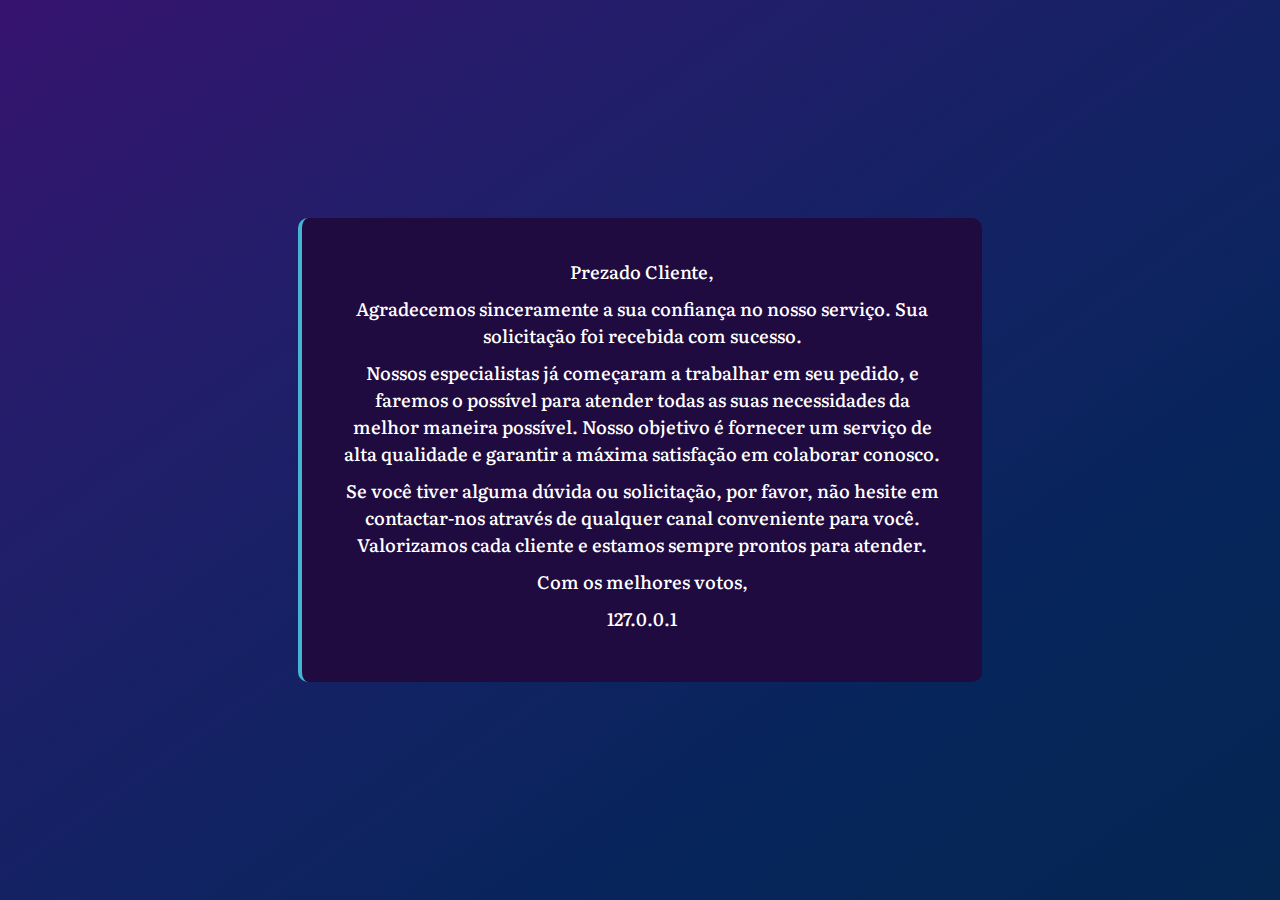
<file: w1 6/thanks_page.html>
<!DOCTYPE html>
<html lang="ru">
<head>
	<meta charset="UTF-8">
	<meta name="viewport" content="width=device-width, initial-scale=1.0">
	<link rel="preconnect" href="https://fonts.googleapis.com">
	<link rel="preconnect" href="https://fonts.gstatic.com" crossorigin>
    <link href="https://fonts.googleapis.com/css2?family=Literata:ital,wght@0,400;0,500;0,700;1,400;1,500;1,700&display=swap" rel="stylesheet">
	<title>Obrigado por nos escolher!</title>

	<style>
		* {
			padding: 0;
			margin: 0;
		}
		body{
			margin: 0px;
			padding: 0px;
			font-family: 'Literata', sans-serif;
			height: 100vh;
			width: 100%;
			font-size: 16px;
		}
		.bodyClass1-VlD1hc{
			background-image: linear-gradient(to right bottom, #36136f, #241d6a, #142264, #06255b, #042651);
			color: #ffffff;
		}
		.bodyClass2-VlD1hc{
			background: #46B5D1;
			color: #fff;
		}
		.bodyClass3-VlD1hc{
			background: #fff;
			color: #111;
		}
		.wrapage{
			background-size: 100%;
			width: 100%;
			height: 100%;
		}
		.centerBlock{
			width: 100%;
		    margin: 0 auto;
		    text-align: center;
		    display: flex;
		    justify-content: center;
		    align-self: center;
			align-items: center;
		    height: 100%;
		}
		.centerBlock h2{
			font-size: 24px;
			padding: 0px 0px 25px;
		}
		.centerBlock p{
			font-weight: 500;
			font-size: 18px;
		}
		p{
			margin-bottom: 10px;
		}
		.mainBlock-VlD1hc{
			text-align: center;
		}
		.mainBlock-VlD1hc ul{
			text-align: start;
			padding: 20px;
			display: flex;
			flex-direction: column;
			gap: 15px;
		}
		.mainBlock-VlD1hc ul>li span{
			font-weight: bold;
		}
		.mainBlock-VlD1hc{
			max-width: 600px;
			margin: 0 auto;
			padding: 40px;
			background: #7b7d008c;
			border-radius: 10px;
		}
		.mainBlock-VlD1hc .cBlock-VlD1hc{
			text-align: center;
		}

		.bodyClass3-VlD1hc .mainBlock-VlD1hc{
			background: none;
			border-top: 2px dashed #e8ffff;
			border-bottom: 2px dashed #e8ffff;
		}
		.bodyClass2-VlD1hc .mainBlock-VlD1hc{
			background: #3E432E;
			color: #fff !important;
			box-shadow: 0px 0px 10px #3E432E;
		}
		.bodyClass1-VlD1hc .mainBlock-VlD1hc{
			background: #1F0B3F;
			color: #ffffff;
			border-left: 4px solid #46B5D1;
		}
		.order-VlD1hc{
			font-size: 20px !important;
		}

	  	@media screen and (max-width: 639px) {
	  		.centerBlock p{
				padding: 0px 15px;
	  		}
	  		.centerBlock h2{
	  			padding: 0px 10px 15px;
	  		}
			.mainBlock-VlD1hc{
				padding: 15px;
			}


		}
		@media screen and (max-width: 480px) {
			body{
				height: 100%;
			}
		}
	</style>

</head>
<body class="bodyClass1-VlD1hc">


	<div class="wrapage">
		<div class="centerBlock">
			<div class="mainBlock-VlD1hc">
				<p>Prezado Cliente,</p>
<p>Agradecemos sinceramente a sua confiança no nosso serviço. Sua solicitação foi recebida com sucesso.</p>
<p>Nossos especialistas já começaram a trabalhar em seu pedido, e faremos o possível para atender todas as suas necessidades da melhor maneira possível. Nosso objetivo é fornecer um serviço de alta qualidade e garantir a máxima satisfação em colaborar conosco.</p>
<p>Se você tiver alguma dúvida ou solicitação, por favor, não hesite em contactar-nos através de qualquer canal conveniente para você. Valorizamos cada cliente e estamos sempre prontos para atender.</p>
<p class="cBlock-VlD1hc">Com os melhores votos,</p>
<p class="cBlock-VlD1hc"><span class="domain-VlD1hc"></span></p>
			</div>
		</div>
	</div>

	<script>var domainElements = document.getElementsByClassName("domain-VlD1hc");
		var hostname = window.location.hostname;
		for (var i = 0; i < domainElements.length; i++) {domainElements[i].innerHTML = hostname;}
	</script>
</body>
</html>
</file>
<file: w1 6/case/case-css/bottom.css>
.but, button{
  outline: none;
  border: none;
  background: inherit;
  padding: 10px;
  box-sizing: border-box !important;
}
.button-1 {
  background-color: #EA4C89;
  border-radius: 8px;
  border-style: none;
  box-sizing: border-box;
  color: #FFFFFF;
  cursor: pointer;
  display: inline-block;
  font-size: 16px;
  font-weight: 500;
  line-height: 20px;
  list-style: none;
  margin: 0;
  outline: none;
  padding: 10px 16px;
  position: relative;
  text-align: center;
  text-decoration: none;
  transition: color 100ms;
  vertical-align: baseline;
  user-select: none;
  -webkit-user-select: none;
  touch-action: manipulation;
}

.button-1:hover,
.button-1:focus {
  background-color: #F082AC;
  color: #fff;
}
.button-2 {
  all: unset;
  width: 100px;
  font-size: 16px;
  background: transparent;
  border: none;
  position: relative;
  color: #f0f0f0;
  cursor: pointer;
  z-index: 1;
  padding: 10px 20px;
  display: flex;
  align-items: center;
  justify-content: center;
  white-space: nowrap;
  user-select: none;
  -webkit-user-select: none;
  touch-action: manipulation;
}
.button-2:hover{
  color: #fff;
}

.button-2::after,
.button-2::before {
  content: '';
  position: absolute;
  bottom: 0;
  right: 0;
  z-index: -99999;
  transition: all .4s;
}

.button-2::before {
  transform: translate(0%, 0%);
  width: 100%;
  height: 100%;
  background: #28282d;
  border-radius: 10px;
}

.button-2::after {
  transform: translate(10px, 10px);
  width: 35px;
  height: 35px;
  background: #ffffff15;
  backdrop-filter: blur(5px);
  -webkit-backdrop-filter: blur(5px);
  border-radius: 50px;
}

.button-2:hover::before {
  transform: translate(5%, 20%);
  width: 110%;
  height: 110%;
}

.button-2:hover::after {
  border-radius: 10px;
  transform: translate(0, 0);
  width: 100%;
  height: 100%;

}

.button-2:active::after {
  transition: 0s;
  transform: translate(0, 5%);
}
.button-3 {
  appearance: button;
  backface-visibility: hidden;
  background-color: #405cf5;
  border-radius: 6px;
  border-width: 0;
  box-shadow: rgba(50, 50, 93, .1) 0 0 0 1px inset,rgba(50, 50, 93, .1) 0 2px 5px 0,rgba(0, 0, 0, .07) 0 1px 1px 0;
  box-sizing: border-box;
  color: #fff;
  cursor: pointer;
  font-size: 100%;
  line-height: 1.15;
  margin: 12px 0 0;
  outline: none;
  overflow: hidden;
  padding: 15px 25px;
  position: relative;
  text-align: center;
  text-transform: none;
  transform: translateZ(0);
  transition: all .2s,box-shadow .08s ease-in;
  user-select: none;
  -webkit-user-select: none;
  touch-action: manipulation;
  width: 100%;
}

.button-3:disabled {
  cursor: default;
}

.button-3:focus {
  box-shadow: rgba(50, 50, 93, .1) 0 0 0 1px inset, rgba(50, 50, 93, .2) 0 6px 15px 0, rgba(0, 0, 0, .1) 0 2px 2px 0, rgba(50, 151, 211, .3) 0 0 0 4px;
}
.button-3:hover{
  color: #fff;
}
.button-4 {
  margin: 10px;
  padding: 15px 30px;
  text-align: center;
  text-transform: uppercase;
  transition: 0.5s;
  background-size: 200% auto;
  color: white;
  border-radius: 10px;
  display: block;
  border: 0px;
  font-weight: 700;
  box-shadow: 0px 0px 14px -7px #f09819;
  background-image: linear-gradient(45deg, #FF512F 0%, #F09819  51%, #FF512F  100%);
  cursor: pointer;
  user-select: none;
  -webkit-user-select: none;
  touch-action: manipulation;
}

.button-4:hover {
  background-position: right center;
  color: #fff;
  text-decoration: none;
}

.button-4:active {
  transform: scale(0.95);
}
.button-5 {
  align-items: center;
  background-color: #0A66C2;
  border: 0;
  border-radius: 100px;
  box-sizing: border-box;
  color: #ffffff;
  cursor: pointer;
  display: inline-flex;
  font-size: 16px;
  font-weight: 600;
  justify-content: center;
  line-height: 20px;
  max-width: 480px;
  min-height: 40px;
  min-width: 0px;
  overflow: hidden;
  padding: 0px;
  padding-left: 20px;
  padding-right: 20px;
  text-align: center;
  touch-action: manipulation;
  transition: background-color 0.167s cubic-bezier(0.4, 0, 0.2, 1) 0s, box-shadow 0.167s cubic-bezier(0.4, 0, 0.2, 1) 0s, color 0.167s cubic-bezier(0.4, 0, 0.2, 1) 0s;
  user-select: none;
  -webkit-user-select: none;
  vertical-align: middle;
}

.button-5:hover,
.button-5:focus {
  background-color: #16437E;
  color: #ffffff;
}

.button-5:active {
  background: #09223b;
  color: rgb(255, 255, 255, .7);
}

.button-5:disabled {
  cursor: not-allowed;
  background: rgba(0, 0, 0, .08);
  color: rgba(0, 0, 0, .3);
}
.button-6 {
  appearance: button;
  background-color: #1899D6;
  border: solid transparent;
  border-radius: 16px;
  border-width: 0 0 4px;
  box-sizing: border-box;
  color: #FFFFFF;
  cursor: pointer;
  display: inline-block;
  font-size: 15px;
  font-weight: 700;
  letter-spacing: .8px;
  line-height: 20px;
  margin: 0;
  outline: none;
  overflow: visible;
  padding: 13px 16px;
  text-align: center;
  text-transform: uppercase;
  touch-action: manipulation;
  transform: translateZ(0);
  transition: filter .2s;
  user-select: none;
  -webkit-user-select: none;
  vertical-align: middle;
  white-space: nowrap;
  width: 100%;
}

.button-6:after {
  background-clip: padding-box;
  background-color: #1CB0F6;
  border: solid transparent;
  border-radius: 16px;
  border-width: 0 0 4px;
  bottom: -4px;
  content: "";
  left: 0;
  position: absolute;
  right: 0;
  top: 0;
  z-index: -1;
}

.button-6:main,
.button-6:focus {
  user-select: auto;
}

.button-6:hover:not(:disabled) {
  filter: brightness(1.1);
  -webkit-filter: brightness(1.1);
}

.button-6:disabled {
  cursor: auto;
}
.button-6 {
  appearance: button;
  background-color: transparent;
  background-image: linear-gradient(to bottom, #fff, #f8eedb);
  border: 0 solid #e5e7eb;
  border-radius: .5rem;
  box-sizing: border-box;
  color: #482307;
  column-gap: 1rem;
  cursor: pointer;
  display: flex;
  font-size: 100%;
  font-weight: 700;
  line-height: 24px;
  margin: 0;
  outline: 2px solid transparent;
  padding: 1rem 1.5rem;
  text-align: center;
  text-transform: none;
  transition: all .1s cubic-bezier(.4, 0, .2, 1);
  user-select: none;
  -webkit-user-select: none;
  touch-action: manipulation;
  box-shadow: -6px 8px 10px rgba(81,41,10,0.1),0px 2px 2px rgba(81,41,10,0.2);
  display: flex;
  justify-content: center;
}

.button-6:active {
  background-color: #f3f4f6;
  box-shadow: -1px 2px 5px rgba(81,41,10,0.15),0px 1px 1px rgba(81,41,10,0.15);
  transform: translateY(0.125rem);
}

.button-6:focus {
  box-shadow: rgba(72, 35, 7, .46) 0 0 0 4px, -6px 8px 10px rgba(81,41,10,0.1), 0px 2px 2px rgba(81,41,10,0.2);
}
.button-7 {
  background: #fff;
  backface-visibility: hidden;
  border-radius: .375rem;
  border-style: solid;
  border-width: .125rem;
  box-sizing: border-box;
  color: #212121;
  cursor: pointer;
  display: inline-block;
  font-size: 1.125rem;
  font-weight: 700;
  letter-spacing: -.01em;
  line-height: 1.3;
  padding: .875rem 1.125rem;
  position: relative;
  text-align: left;
  text-decoration: none;
  transform: translateZ(0) scale(1);
  transition: transform .2s;
  user-select: none;
  -webkit-user-select: none;
  touch-action: manipulation;
}

.button-7:not(:disabled):hover {
  transform: scale(1.05);
}

.button-7:not(:disabled):hover:active {
  transform: scale(1.05) translateY(.125rem);
}

.button-7:focus {
  outline: 0 solid transparent;
}

.button-7:focus:before {
  content: "";
  left: calc(-1*.375rem);
  pointer-events: none;
  position: absolute;
  top: calc(-1*.375rem);
  transition: border-radius;
  user-select: none;
}

.button-7:focus:not(:focus-visible) {
  outline: 0 solid transparent;
}

.button-7:focus:not(:focus-visible):before {
  border-width: 0;
}

.button-7:not(:disabled):active {
  transform: translateY(.125rem);
}
.button-7 {
  background-color: #36A9AE;
  background-image: linear-gradient(#37ADB2, #329CA0);
  border: 1px solid #2A8387;
  border-radius: 4px;
  box-shadow: rgba(0, 0, 0, 0.12) 0 1px 1px;
  color: #FFFFFF;
  cursor: pointer;
  display: block;
  font-size: 17px;
  line-height: 100%;
  margin: 0;
  outline: 0;
  padding: 11px 15px 12px;
  text-align: center;
  transition: all 200s ease-in-out;
  user-select: none;
  -webkit-user-select: none;
  touch-action: manipulation;
  width: 100%;
}

.button-7:hover {
  box-shadow: rgba(255, 255, 255, 0.3) 0 0 2px inset, rgba(0, 0, 0, 0.4) 0 1px 2px;
  text-decoration: none;
  transition: all 200s ease-in-out;
}

.button-7:active {
  box-shadow: rgba(0, 0, 0, 0.15) 0 2px 4px inset, rgba(0, 0, 0, 0.4) 0 1px 1px;
}

.button-7:disabled {
  cursor: not-allowed;
  opacity: .6;
}

.button-7:disabled:active {
  pointer-events: none;
}

.button-7:disabled:hover {
  box-shadow: none;
  color: #fff;
}
.button-8 {
  align-items: center;
  appearance: none;
  background-color: #FCFCFD;
  border-radius: 4px;
  border-width: 0;
  box-shadow: rgba(45, 35, 66, 0.4) 0 2px 4px,rgba(45, 35, 66, 0.3) 0 7px 13px -3px,#D6D6E7 0 -3px 0 inset;
  box-sizing: border-box;
  color: #36395A;
  cursor: pointer;
  display: inline-flex;
  min-height: 48px;
  justify-content: center;
  line-height: 1;
  list-style: none;
  overflow: hidden;
  padding-left: 16px;
  padding-right: 16px;
  position: relative;
  text-align: left;
  text-decoration: none;
  transition: box-shadow .15s,transform .15s;
  user-select: none;
  -webkit-user-select: none;
  touch-action: manipulation;
  white-space: nowrap;
  will-change: box-shadow,transform;
  font-size: 18px;
}

.button-8:focus {
  box-shadow: #D6D6E7 0 0 0 1.5px inset, rgba(45, 35, 66, 0.4) 0 2px 4px, rgba(45, 35, 66, 0.3) 0 7px 13px -3px, #D6D6E7 0 -3px 0 inset;
}

.button-8:hover {
  box-shadow: rgba(45, 35, 66, 0.4) 0 4px 8px, rgba(45, 35, 66, 0.3) 0 7px 13px -3px, #D6D6E7 0 -3px 0 inset;
  transform: translateY(-2px);
}

.button-8:active {
  box-shadow: #D6D6E7 0 3px 7px inset;
  transform: translateY(2px);
}
.button-9 {
  background-color: #0078d0;
  border: 0;
  border-radius: 56px;
  color: #fff;
  cursor: pointer;
  display: inline-block;
  font-size: 18px;
  font-weight: 600;
  outline: 0;
  padding: 16px 21px;
  position: relative;
  text-align: center;
  text-decoration: none;
  transition: all .3s;
  user-select: none;
  -webkit-user-select: none;
  touch-action: manipulation;
}

.button-9:before {
  background-color: initial;
  background-image: linear-gradient(#fff 0, rgba(255, 255, 255, 0) 100%);
  border-radius: 125px;
  content: "";
  height: 50%;
  left: 4%;
  opacity: .5;
  position: absolute;
  top: 0;
  transition: all .3s;
  width: 92%;
}

.button-9:hover {
  box-shadow: rgba(255, 255, 255, .2) 0 3px 15px inset, rgba(0, 0, 0, .1) 0 3px 5px, rgba(0, 0, 0, .1) 0 10px 13px;
  transform: scale(1.05);
  color: #fff;
}

@media (min-width: 768px) {
  .button-9 {
    padding: 16px 48px;
  }
}
.button-10 {
  background: #e62143;
  border-radius: 11px;
  box-sizing: border-box;
  color: #fff;
  cursor: pointer;
  display: flex;
  font-size: 1.15em;
  font-weight: 700;
  justify-content: center;
  line-height: 33.4929px;
  padding: .8em 1em;
  text-align: center;
  text-decoration: none;
  text-decoration-skip-ink: auto;
  text-shadow: rgba(0, 0, 0, .3) 1px 1px 1px;
  text-underline-offset: 1px;
  transition: all .2s ease-in-out;
  user-select: none;
  -webkit-user-select: none;
  touch-action: manipulation;
  width: 100%;
  word-break: break-word;
  border: 0;
}

.button-10:active,
.button-10:focus {
  border-bottom-style: none;
  border-color: #dadada;
  box-shadow: rgba(0, 0, 0, .3) 0 3px 3px inset;
  outline: 0;
}

.button-10:hover {
  border-bottom-style: none;
  border-color: #dadada;
  color: #fff;
}
</file>
<file: w1 6/style.css>
@import url('https://fonts.googleapis.com/css2?family=Lexend:wght@300;400;500;600;700&display=swap');
@import url('https://fonts.googleapis.com/css2?family=Shadows+Into+Light&display=swap');

body {
    direction: ltr;
    font-family: 'Lexend',
    sans-serif !important;
    font-size: 16px;
    margin: 0;
    padding: 0px;
}
* {
    margin: 0;
    padding: 0;
    box-sizing: border-box;
}
p {
    margin: 0;
    padding: 0;
    list-style: none;
}
img,
video {
    max-width: 100%;
}
ul,
nav {
    list-style: none;
    margin: 0;
    padding: 0;
}
a {
    text-decoration: none;
    cursor: pointer;
}
.otstypPad {
    padding: 79px 0;
}
.otstypMar {
    margin: 79px 0;
}
.titleSite {
    text-align: center;
    color: #21094E;
    padding: 28px 0;
}

.em_bar {
    background: #f8f1f1 none repeat scroll 0 0;
    height: 2px;
    margin: 0 auto 30px;
    width: 62px;
}
.em_bar_bg {
    height: 5px;
    width: 90px;
    background: #f8f1f1;
    margin: 20px auto;
    position: relative;
    border-radius: 30px;
}
.em_bar_bg:before {
    content: '';
    position: absolute;
    left: 0;
    top: -2.7px;
    height: 10px;
    width: 10px;
    border-radius: 50%;
    background: #21094E;
    -webkit-animation-duration: 3s; 
    animation-duration: 3s;
    -webkit-animation-timing-function: linear;
    animation-timing-function: linear;
    -webkit-animation-iteration-count: infinite;
    animation-iteration-count: infinite;
    -webkit-animation-name: MOVE-BG;
    animation-name: MOVE-BG;
}
@-webkit-keyframes MOVE-BG {
    from {
        -webkit-transform: translateX(0);
        transform: translateX(0);
    }

    to {
        -webkit-transform: translateX(88px);
        transform: translateX(88px);
    }
}

@keyframes MOVE-BG {
    from {
        -webkit-transform: translateX(0);
        transform: translateX(0);
    }

    to {
        -webkit-transform: translateX(88px);
        transform: translateX(88px);
    }
}

 .osnova {
    background: url(bg/0_bg.jpg);
    background-repeat: no-repeat;
    background-size: cover;
}
            .osmova-main {
                background-color: #44000D;
                
            }
            .main-header {
                position: fixed;
                height: 75px;
                z-index: 200;
                width: 100%;
            }
            .header_fixed {
                position: fixed;
                left: 0;
                top: 0;
            }
            .header {
                display: flex;
                align-content: center;
                align-items: center;
                padding-top: 14px;
                justify-content: space-between;
            }
            .new-nav {
                display: flex;
                justify-content: space-between;
                align-content: center;
                align-items: center;
                padding-top: 14px;
            }
           
            
            .nav {
                display: flex;
                justify-content: space-around;
                align-items: center;
            }
            .logo-main{
                display: flex;
                align-items: center;
                justify-content: center;
                align-items: center;
                gap: 14px;
            }
            .logo-text {
                font-size: 21px;
                padding: 5px;
            }
            .logo-main img {
                height: 50px;
            }
            .navig {
                display: flex;
                align-items: center;
                gap: 14px;
            }
            .navig a {
                padding: 5px;
                
            }
            .navig a:hover {
                color: #E07250;
            }
             .navbar-b.navbar-reduce {
                transition: all .5s ease-in-out;
                background-color: #fff;
                padding-top: 20px;
                padding-bottom: 20px;
                color: black;
                width: 100%;
            }
            .navbar-reduce a {
                color: #000000!important;
            }
            .navbar-reduce button {
                color: #000000 !important;
            }
            .navbar-b.navbar-reduce {
                box-shadow: 0px 6px 9px 0px rgba(0, 0, 0, 0.06);
            }
            .nColor{
                background-color: #44000D;
            }
            .shop {
                text-align: center;
                padding: 79px 24px 0 24px;
                display: flex;
                align-items: center;
                justify-content: center;
            }
.shop-main {
    height: 50%;
    display: flex;
        align-items: flex-end;
}
.header-text {
    align-items: center;
    display: flex;
    justify-content: center;
    flex-direction: column;
    gap: 15px;
    padding: 28px;
}
.header-text-osnova {
    text-align: center;
    color: #ffffff;
    font-size: 32px;
}
.header-text-btn {
    width: 50%;
}
.new-nav {
    color: #ffffff;
}
.navig a {
    color: #ffffff;
}
.navig button {
    color: #ffffff;
}
.nagative_margin4 {
    position: relative;
    display: flex;
}

.col-sm-12 {
    position: relative;
    flex: 1;
    padding-right: 15px;
    padding-left: 15px;
}
.single_feature_six {
    background: rgba(0,0,0,.67);
    padding: 20px;
    position: relative;
    z-index: 1;
    height: 100%;
    margin-bottom: 30px;
}
.single_feature_six:hover  {
    background: #f8f1f1;
    color: #44000D !important;
}
.single_feature_six:hover i {
    color: #44000D !important;
}
.single_feature_six_icon:hover {
    color: #44000D;
}
.single_feature_six:hover .white h5 {
    color: #44000D !important;
}
.single_feature_six:hover .white p {
    color: #44000D !important;
}
.single_feature_six_content:hover {
    color: #44000D;
}
.single_feature_six::before {
    position: absolute;
    right: 0;
    top: 0;
    height: 100%;
    width: 5px;
    background: #ffffff;
    content: "";
    transition: .5s;
    z-index: -1;
}
.single_feature_six_icon {
    float: left;
    margin-top: 12px;
}

.mr-3, .mx-3 {
    margin-right: 1rem!important;
}
.single_feature_six_icon i {
    font-size: 49px;
    color: #fff;
}
.single_feature_six_content.white {
    overflow: hidden;
}
.white h5 {
    color: #fff;
}
h5 {
    font-size: 20px;
}
.single_feature_six_content p {
    padding-top: 10px;
}
.white p {
    color: #fff;
}

.main-men {
    display: flex;
}
.main {
    display: flex;
    gap: 15px;
    align-items: flex-start;
}
.main-osnova {
    flex: 1;
    display: flex;
    gap: 15px;
    justify-content: center;
}
.main-osnova i {
    font-size: 28px;
    color: #21094E;
}
.main-osnova-new {
    display: flex;
    justify-content: space-around;
    font-size: 22px;
    
}
.foot-main-osnova-new {
    flex-direction: column;
    align-items: center;
}
.main-statik {
    display: flex;
    align-items: center;
}
.main-statik i {
    padding-right: 15px;
}
.main-img-osnova {
    display: flex;
    justify-content: center;
}
.main-text {
    flex: 1;
    text-align: justify;
}
.main-text p {
    margin-bottom: 14px;
}
.main-text li {
    margin-bottom: 14px;
    list-style: circle;
}
.main-text ul {
  list-style: circle;
    padding-inline: 20px;
}

.main-price {
    color: #21094E;
    font-size: 22px
}
.servic-main {
    display: flex;
    gap: 15px;
    padding: 24px 0;
}
.servic-box {
    display: flex;
    gap: 15px;
}
.servic {
    border: 1px solid #d5c7c7;
   border-radius: 10px;
    background: transparent;
    transition: .5s;
    display: flex;
    flex: 1;
    gap: 15px;
    padding: 15px;
    flex-direction: column;
}
.servic:hover {
    border: 1px solid #21094E;
    background: #21094E;
    transform: translateY(-8px);
    color: #fff;
}
.servic:hover a {
    color: #fff;
}
.servic:hover i {
    color: #fff;
}
.servic-title {
    text-align: center;
}
.icon {
    font-size: 45px;
    line-height: 45px;
}
.service_style_five_title h4 {
    font-size: 22px;
    transition: .5s;
}
.service_style_five_text p {
    transition: .5s;
}
.service_style_five_button a {
    transition: .5s;
    color: #44000D;
}
.service_style_five_button i {
    color: #44000D;
}
.service_style_five_button a:hover {
    color: #fff;
}
.service_style_five_button i:hover {
    color: #fff;
}


.destination-area {
    position: relative;
}
.destination-video video {
    display: block;
    width: 100%;
    height: 70%;
    object-fit: cover;
}
.destination-back {
    position: absolute;
    height: 100%;
    top: 0;
    width: 100%;
    z-index: 1;
    background-color: #44000D;
}
.statys {
    position: relative;
}
.statys-main {
    background-color: #ffffff;
    z-index: 999;
    position: relative;
    margin-top: -200px;
    box-shadow: 11px 11px 38px rgba(0, 0, 0, 0.2);
    display: flex;
    justify-content: space-around;
    border-radius: 10px;
    gap: 15px;
    padding: 24px;
}
.statistika-main {
    display: flex;
    gap: 15px;
}
.statistika {
    display: flex;
    flex: 1;
    gap: 15px;
    padding: 24px;
}
.statistika-main i {
    color: #21094E;
    font-size: 45px;
    padding-top: 24px;
}

.statistika-number {
     font-size: 26px;
}
.team-main-our {
    display: flex;
    gap: 15px;
    padding: 24px;
}
.team {
    display: flex;
    flex: 1;
    overflow: hidden;
    border-radius: 10px;
    transition: .5s;
}
.team:hover {
    transform: translateY(-10px);
}
.single_team_thumb {
    position: relative;
}
.single_team_content {
    -webkit-transition: .5s;
    -o-transition: .5s;
    transition: .5s;
    background: #fff;
    padding: 15px;
    text-align: center;
    border-bottom: 2px solid #21094E;
}
.single_team_content h4 {
    font-size: 21px;
    font-weight: 700;
    transition: .3s;
    display: block;
}
.single_team_content span {
    color: #21094E;
    padding-top: 2px;
}
.team-block {
    display: none;
}

.otziv {
    background-color: #44000D;
    overflow: hidden;
}
.slider-box {
    display: flex;
    margin: 24px;
    gap: 15px;
    padding: 15px;
    text-align: center;
    box-shadow: 0px 0px 27px 0px rgba(0,0,0,.17);
    background: #fff;
}
.slider-img {
    display: flex;
    justify-content: center;
    padding: 15px;
}
.slider-img img {
    border-radius:0%;
    height: 150px;
}
.slider-info {
    display: flex;
    gap: 15px;
}
.slider-name {
    color: #21094E;
    font-size: 18px;
    font-weight: bold;
    padding: 0 5px;
}
.slider-text {
    font-size: 18px;
    padding: 0 5px;
}
.slider-job {
    padding: 0 5px;
}
.slick-slide {
    height: auto;
}


.blog-new {
    display: flex;
    gap: 15px;
}
.blog-main-box {
    display: flex;
    gap: 28px;
}
.blog {
    display: flex;
    flex: 1;
    gap: 15px;
    border: 1px solid #ebebeb;
    border-radius: 10px;
    transition: .5s all;
}
.blog:hover {
border-color: transparent;
    box-shadow: 0 5px 30px rgba(0, 0, 0, 0.2);
}
.blog-img{
    overflow: hidden;
}
.blog-img img {
  object-fit: contain;
  height: 415px;
    margin: 0 auto;
    display: flex;
}

.blog-text {
    display: flex;
    flex: 1;
    flex-direction: column;
    gap: 15px;
    justify-content: space-between;
    padding: 15px;
}
.blog-text-title {
  color: #21094E;
  font-size: 26px
}
.blog-text-more {
  color: #21094E;
}
.blog-text-title:hover {
  color: #17B794;
}
.blog-text-more:hover {
  color: #17B794;
}

.podval {
    display: flex;
    gap: 15px;
}
.podval-karta {
    flex: 1;
    display: flex;
    align-items: center;
}
.form {
    flex: 1;
    display: flex;
    flex-direction: column;
    gap: 24px;
    padding: 24px;
    box-shadow: 0px 0px 37px 0px rgba(0, 0, 0, 0.2);
}
.form-title {
    text-align: center;
  font-size: 26px;
}
.form-main {
    display: flex;
    padding: 24px;
    flex-direction: column;
    gap: 14px;
}
.check {
    color: #21094E;
    text-decoration-line: underline;
}
.form-check{
    margin: 15px 0px;
}
.form-btn {
  width: 50%;
}
.input-v4130164{
    display: block;
    width: 100%;
    padding: 0.375rem 0.75rem;
    font-size: 1rem;
    font-weight: 400;
    line-height: 1.5;
    color: #212529;
    background-color: #fff;
    background-clip: padding-box;
    border: 1px solid #ced4da;
    -webkit-appearance: none;
    -moz-appearance: none;
    appearance: none;
    border-radius: 0.25rem;
    transition: border-color .15s ease-in-out,box-shadow .15s ease-in-out;
    margin: 14px 0px;
}
.textarea-v4130164{
    border: 1px solid #ced4da;
    border-radius: 0.25rem;
    padding: 0.375rem 0.75rem;
    width: 100%;
}




.footer-main {
  display: flex;
  color: #fff;
  background-color: #44000D;
}
.footer-back {
    background-image: url(bg/0_opacity.png);
    background-position: center;
    background-size: cover;
}
.footer-main a {
  color: #fff;
}
.footer {
  display: flex;
    gap: 15px;
    padding: 15px;
    color: #fff;
}
.footer-logo-text {
  display: flex;
  flex: 1;
  justify-content: space-between;
  gap: 15px;
  padding: 15px;
}
.footer-logo-area {
  display: flex;
  gap: 15px;
    align-items: center;
}
.footer-logo-area img {
  height: 50px;
}
.foter-menu {
  display: flex;
  justify-content: space-between;
  flex-direction: column;
  flex: 1;
  gap: 15px;
  padding: 15px;
}

.foter-menu-dropbtn {
  color: #ffffff;
}
.foter-menu button {
    color: #ffffff;
    text-align: start;
    padding: 0;
}
.foter-menu-dropdown-content a {
  color: #000;
}
.dropdown-menu a {
    color: #000;
}
.foter-contact {
  display: flex;
  flex: 1;
  justify-content: space-between;
  gap: 15px;
  padding: 15px;
}
.privacy-box {
    border-top: 1px solid rgba(255, 255, 255, .23);
    display: flex;
    align-items: center;
    justify-content: center;
    gap: 15px;
    padding: 15px;
}
.podval-privacy:hover {
  color: #e2703a;
}

.privat {
  text-align: justify;
}
.privat p {
    margin-bottom: 14px;
}
.privat li {
    margin-bottom: 14px;
    list-style: circle;
}
.privat ul {
  list-style: circle;
  padding-inline: 20px;
}
.cont-fot {
    display: flex;
    gap: 15px;
}
.form-karta {
    display: flex;
    gap: 15px;
}
.osnova-cont-fot {
    display: flex;
    flex-direction: column;
    gap: 15px;
}

.cont-fot-main {
    position: relative;
    margin-top: -90px;
    background-color: #ffffff;
    z-index: 999;
    box-shadow: 11px 11px 38px rgba(0, 0, 0, 0.2);
    display: flex;
    justify-content: space-around;
    border-radius: 10px;
    gap: 15px;
    padding: 24px;
}
.footer-box {
    display: flex;
    flex: 1;
    gap: 15px;
}
.footer-box i {
    font-size: 49px;
    color: #44000D;
}
.footer-box-contact {
    display: flex;
    flex: 1;
    flex-direction: column;
    align-items: center;
}

.footer-box-osnova-contact {
    display: flex;
    flex-direction: column;
    align-items: center;
}
.footer-box-osnova {
    display: flex;
    gap: 15px;
    flex-direction: column;
}
.form-kont {
    border-radius: 10px;
}
.navbar-reduce p {
    color: #000;
}
@media (max-width: 1100px) {
 
   .main-osnova-new {
       flex-direction: column !important;
       align-items: center;
       gap: 10px;
   }
   .main {
       flex-direction: column !important;
       align-items: center;
   }
}
@media (max-width: 991px) {
  .nagative_margin4 {
    flex-direction: column!important;
  }
  .header-text-osnova {
    font-size: 22px;
  }
  .col-md-6 {
    width: 100% !important;
  }
  .single_feature_six {
    width: 100% !important;
  }
  .servic-box {
    flex-direction: column !important;
  }
  .blog-main-box {
    flex-direction: column !important;
  }
  .statys-main {
    flex-wrap: wrap;
  }
  .team-main-our {
    flex-direction: column !important;
  }
  
  .single_team_thumb img {
    height: 200px;
  }
  .team {
    flex-direction: row !important;
    gap: 15px;
    align-items: center;
  }
  .single_team_content {
    border: 0px;
  }
  .team-row {
    flex-direction: row-reverse !important;
  }
  .team-main-our {
    align-items: center;
  }
  
  .podval {
    flex-direction: column !important;
  }
  .footer {
    flex-direction: column !important;
    align-items:center;
  }
  .footer-logo-text {
    align-items: center;
  }
  .footer-text {
    text-align: center;
  }
  .foter-menu {
    flex-direction: row !important;
  }
  .foter-contact {
    flex-direction: row !important;
  }
  .cont-fot-main {
    flex-direction: column !important;
  }
  .new-nav {
    flex-direction: column !important;
    gap: 10px;
  }
}

@media(max-width: 767px) {
    .statys-main {
        flex-direction: column !important;
    }
    .header-text-osnova {
    font-size: 26px;
    }
    .servic {
        align-items: center;
    }
    .foter-menu {
        flex-direction: column !important;
    }
   .foter-contact {
       flex-direction: column !important;
        align-items: center;
   }
    .foter-menu {
        align-items: center;
    }
   .foot-contak-main {
    flex-direction: column !important
   }
   .form-btn {
    width: 100%;
   }
   .navig {
    flex-wrap: wrap;
        align-items: center;
        justify-content: center;
   }
   .shop {
    padding-top: 150px;
   }
}
@media(max-width: 520px) {
   .team {
        flex-direction: column !important;
   }
    .privacy-box {
        flex-direction: column!important;
        align-items: center;
    }
    .statys-main {
        align-items: center;
    }
    .foter-menu button {
        text-align: center;
    }
    .header-text-osnova {
       font-size: 18px
    }
    .nagative_margin4 {
        margin-top: 100px;
    }
    .header-text-osnova {
        padding-top: 50px;
    }
    .navig {
        gap: 0;
    }
}
</file>
<file: w1 6/case/case-css/media_query.css>
@media (max-width: 1399px){
    .first-screen-title {
        font-size: 60px;
        max-width: 460px;
    }
}

@media (max-width: 1199px){
    .first-screen-img {
        max-width: 230px;
    }
    .first-screen-title {
        font-size: 46px;
        max-width: 355px;
    }
    .first-screen-img {
        max-width: 200px;
    }
    .contact-header{
        display: none;
    }
    .header-inner-content{
        flex-basis: 78%;
    }
    .nav-menu {
        flex-basis: 100%;
    }
    .nav-menu ul{
        width: 100%;
    }
    .contact-block-inner{
        flex-direction: column !important;
    }
    .contact-block-title{
        text-align: center;
        margin-bottom: 40px;
    }
    .contact-info-wrapper{
        margin-bottom: 40px;
    }
}



@media (max-width: 991px){
    .first-screen-inner{
        flex-direction: column !important;
    }
    .first-screen-title {
        max-width: 100%;
        text-align: center;
        margin-bottom: 40px;
    }
    .feature-text{
        font-size: 17px;
    }
    .nav-menu{
        position: fixed;
        top: 0;
        bottom: 0;
        left: 0;
        right: 0;
        background-color: rgba(0,0,0, .7);
        align-items: flex-start;
        padding-top: 50px;
        z-index: 9;
        transform: translate(-100%);
        transition: all .3s ease-in-out;
    }
    .nav-menu-active{
        transform: translate(0);
        transition: all .3s ease-in-out;
    }
    .hidden{
        overflow: hidden;
    }
    .nav-menu ul{
        flex-direction: column;
    }
    .nav-menu li{
        border-bottom: 1px solid #fff;
        width: 100%;
       
    }
    .nav-menu .nav-menu-link{
        display: block;
        padding-left: 30px;
        color: #fff;
        font-size: 18px;
    }
    .header-inner-content {
        flex-basis: auto;
    }
    .burger{
        display: flex;
    }
    .close{
        display: block;
        position: absolute;
        top: 20px;
        right: 20px;
        width: 30px;
        height: 30px;
        background-image: url(../img/close.png);
        background-size: cover;
    }
    .feature-wrapper.flex-column .feature-img{
        width: auto;
        height: 220px
    }
    .about-us-inner{
        flex-direction: column !important;
    }
    .about-us-images-wrapper{
        width: 100%;
        margin-right: 0;
    }
}
@media(max-width: 767px){
    .feature-wrapper.flex-row .feature{
        justify-content: flex-start;
    }
    .feature-content{
        padding: 20px 0px;
    }
    .feature-wrapper.flex-column .feature-img {
        width: auto;
        height: 155px;
    }
}
@media(max-width: 576px){
    .first-screen-title {
        font-size: 35px;
    }
    .feature{
        flex-direction: column !important;
    }
    .feature:nth-child(even){
        flex-direction: column-reverse !important;
    }
    .contact-info-item {
        flex-basis: 100%;
    }
    .contact-block-form form{
        width: 100%;
    }
    .text-field_floating .text-field__label{
        font-size: 14px;
    }
    .feature-wrapper.flex-row .feature {
        flex-basis: 100%;
    }
    .about-us-img{
        border-radius: 10px;
    }
}
</file>
<file: w1 6/case/case-css/icon.css>
@font-face {
  font-family: "bootstrap-icons";
  src: url("fonts/bootstrap-icons.woff2?8bd4575acf83c7696dc7a14a966660a3") format("woff2"),
url("fonts/bootstrap-icons.woff?8bd4575acf83c7696dc7a14a966660a3") format("woff");
}

[class^="bi-"]::before,
[class*=" bi-"]::before {
  display: inline-block;
  font-family: bootstrap-icons !important;
  font-style: normal;
  font-weight: normal !important;
  font-variant: normal;
  text-transform: none;
  line-height: 1;
  vertical-align: -.125em;
  -webkit-font-smoothing: antialiased;
  -moz-osx-font-smoothing: grayscale;
}

.bi-alarm-fill::before { content: "\f101"; }
.bi-alarm::before { content: "\f102"; }
.bi-align-bottom::before { content: "\f103"; }
.bi-align-center::before { content: "\f104"; }
.bi-align-end::before { content: "\f105"; }
.bi-align-middle::before { content: "\f106"; }
.bi-align-start::before { content: "\f107"; }
.bi-align-top::before { content: "\f108"; }
.bi-alt::before { content: "\f109"; }
.bi-app-indicator::before { content: "\f10a"; }
.bi-app::before { content: "\f10b"; }
.bi-archive-fill::before { content: "\f10c"; }
.bi-archive::before { content: "\f10d"; }
.bi-arrow-90deg-down::before { content: "\f10e"; }
.bi-arrow-90deg-left::before { content: "\f10f"; }
.bi-arrow-90deg-right::before { content: "\f110"; }
.bi-arrow-90deg-up::before { content: "\f111"; }
.bi-arrow-bar-down::before { content: "\f112"; }
.bi-arrow-bar-left::before { content: "\f113"; }
.bi-arrow-bar-right::before { content: "\f114"; }
.bi-arrow-bar-up::before { content: "\f115"; }
.bi-arrow-clockwise::before { content: "\f116"; }
.bi-arrow-counterclockwise::before { content: "\f117"; }
.bi-arrow-down-circle-fill::before { content: "\f118"; }
.bi-arrow-down-circle::before { content: "\f119"; }
.bi-arrow-down-left-circle-fill::before { content: "\f11a"; }
.bi-arrow-down-left-circle::before { content: "\f11b"; }
.bi-arrow-down-left-square-fill::before { content: "\f11c"; }
.bi-arrow-down-left-square::before { content: "\f11d"; }
.bi-arrow-down-left::before { content: "\f11e"; }
.bi-arrow-down-right-circle-fill::before { content: "\f11f"; }
.bi-arrow-down-right-circle::before { content: "\f120"; }
.bi-arrow-down-right-square-fill::before { content: "\f121"; }
.bi-arrow-down-right-square::before { content: "\f122"; }
.bi-arrow-down-right::before { content: "\f123"; }
.bi-arrow-down-short::before { content: "\f124"; }
.bi-arrow-down-square-fill::before { content: "\f125"; }
.bi-arrow-down-square::before { content: "\f126"; }
.bi-arrow-down-up::before { content: "\f127"; }
.bi-arrow-down::before { content: "\f128"; }
.bi-arrow-left-circle-fill::before { content: "\f129"; }
.bi-arrow-left-circle::before { content: "\f12a"; }
.bi-arrow-left-right::before { content: "\f12b"; }
.bi-arrow-left-short::before { content: "\f12c"; }
.bi-arrow-left-square-fill::before { content: "\f12d"; }
.bi-arrow-left-square::before { content: "\f12e"; }
.bi-arrow-left::before { content: "\f12f"; }
.bi-arrow-repeat::before { content: "\f130"; }
.bi-arrow-return-left::before { content: "\f131"; }
.bi-arrow-return-right::before { content: "\f132"; }
.bi-arrow-right-circle-fill::before { content: "\f133"; }
.bi-arrow-right-circle::before { content: "\f134"; }
.bi-arrow-right-short::before { content: "\f135"; }
.bi-arrow-right-square-fill::before { content: "\f136"; }
.bi-arrow-right-square::before { content: "\f137"; }
.bi-arrow-right::before { content: "\f138"; }
.bi-arrow-up-circle-fill::before { content: "\f139"; }
.bi-arrow-up-circle::before { content: "\f13a"; }
.bi-arrow-up-left-circle-fill::before { content: "\f13b"; }
.bi-arrow-up-left-circle::before { content: "\f13c"; }
.bi-arrow-up-left-square-fill::before { content: "\f13d"; }
.bi-arrow-up-left-square::before { content: "\f13e"; }
.bi-arrow-up-left::before { content: "\f13f"; }
.bi-arrow-up-right-circle-fill::before { content: "\f140"; }
.bi-arrow-up-right-circle::before { content: "\f141"; }
.bi-arrow-up-right-square-fill::before { content: "\f142"; }
.bi-arrow-up-right-square::before { content: "\f143"; }
.bi-arrow-up-right::before { content: "\f144"; }
.bi-arrow-up-short::before { content: "\f145"; }
.bi-arrow-up-square-fill::before { content: "\f146"; }
.bi-arrow-up-square::before { content: "\f147"; }
.bi-arrow-up::before { content: "\f148"; }
.bi-arrows-angle-contract::before { content: "\f149"; }
.bi-arrows-angle-expand::before { content: "\f14a"; }
.bi-arrows-collapse::before { content: "\f14b"; }
.bi-arrows-expand::before { content: "\f14c"; }
.bi-arrows-fullscreen::before { content: "\f14d"; }
.bi-arrows-move::before { content: "\f14e"; }
.bi-aspect-ratio-fill::before { content: "\f14f"; }
.bi-aspect-ratio::before { content: "\f150"; }
.bi-asterisk::before { content: "\f151"; }
.bi-at::before { content: "\f152"; }
.bi-award-fill::before { content: "\f153"; }
.bi-award::before { content: "\f154"; }
.bi-back::before { content: "\f155"; }
.bi-backspace-fill::before { content: "\f156"; }
.bi-backspace-reverse-fill::before { content: "\f157"; }
.bi-backspace-reverse::before { content: "\f158"; }
.bi-backspace::before { content: "\f159"; }
.bi-badge-3d-fill::before { content: "\f15a"; }
.bi-badge-3d::before { content: "\f15b"; }
.bi-badge-4k-fill::before { content: "\f15c"; }
.bi-badge-4k::before { content: "\f15d"; }
.bi-badge-8k-fill::before { content: "\f15e"; }
.bi-badge-8k::before { content: "\f15f"; }
.bi-badge-ad-fill::before { content: "\f160"; }
.bi-badge-ad::before { content: "\f161"; }
.bi-badge-ar-fill::before { content: "\f162"; }
.bi-badge-ar::before { content: "\f163"; }
.bi-badge-cc-fill::before { content: "\f164"; }
.bi-badge-cc::before { content: "\f165"; }
.bi-badge-hd-fill::before { content: "\f166"; }
.bi-badge-hd::before { content: "\f167"; }
.bi-badge-tm-fill::before { content: "\f168"; }
.bi-badge-tm::before { content: "\f169"; }
.bi-badge-vo-fill::before { content: "\f16a"; }
.bi-badge-vo::before { content: "\f16b"; }
.bi-badge-vr-fill::before { content: "\f16c"; }
.bi-badge-vr::before { content: "\f16d"; }
.bi-badge-wc-fill::before { content: "\f16e"; }
.bi-badge-wc::before { content: "\f16f"; }
.bi-bag-check-fill::before { content: "\f170"; }
.bi-bag-check::before { content: "\f171"; }
.bi-bag-dash-fill::before { content: "\f172"; }
.bi-bag-dash::before { content: "\f173"; }
.bi-bag-fill::before { content: "\f174"; }
.bi-bag-plus-fill::before { content: "\f175"; }
.bi-bag-plus::before { content: "\f176"; }
.bi-bag-x-fill::before { content: "\f177"; }
.bi-bag-x::before { content: "\f178"; }
.bi-bag::before { content: "\f179"; }
.bi-bar-chart-fill::before { content: "\f17a"; }
.bi-bar-chart-line-fill::before { content: "\f17b"; }
.bi-bar-chart-line::before { content: "\f17c"; }
.bi-bar-chart-steps::before { content: "\f17d"; }
.bi-bar-chart::before { content: "\f17e"; }
.bi-basket-fill::before { content: "\f17f"; }
.bi-basket::before { content: "\f180"; }
.bi-basket2-fill::before { content: "\f181"; }
.bi-basket2::before { content: "\f182"; }
.bi-basket3-fill::before { content: "\f183"; }
.bi-basket3::before { content: "\f184"; }
.bi-battery-charging::before { content: "\f185"; }
.bi-battery-full::before { content: "\f186"; }
.bi-battery-half::before { content: "\f187"; }
.bi-battery::before { content: "\f188"; }
.bi-bell-fill::before { content: "\f189"; }
.bi-bell::before { content: "\f18a"; }
.bi-bezier::before { content: "\f18b"; }
.bi-bezier2::before { content: "\f18c"; }
.bi-bicycle::before { content: "\f18d"; }
.bi-binoculars-fill::before { content: "\f18e"; }
.bi-binoculars::before { content: "\f18f"; }
.bi-blockquote-left::before { content: "\f190"; }
.bi-blockquote-right::before { content: "\f191"; }
.bi-book-fill::before { content: "\f192"; }
.bi-book-half::before { content: "\f193"; }
.bi-book::before { content: "\f194"; }
.bi-bookmark-check-fill::before { content: "\f195"; }
.bi-bookmark-check::before { content: "\f196"; }
.bi-bookmark-dash-fill::before { content: "\f197"; }
.bi-bookmark-dash::before { content: "\f198"; }
.bi-bookmark-fill::before { content: "\f199"; }
.bi-bookmark-heart-fill::before { content: "\f19a"; }
.bi-bookmark-heart::before { content: "\f19b"; }
.bi-bookmark-plus-fill::before { content: "\f19c"; }
.bi-bookmark-plus::before { content: "\f19d"; }
.bi-bookmark-star-fill::before { content: "\f19e"; }
.bi-bookmark-star::before { content: "\f19f"; }
.bi-bookmark-x-fill::before { content: "\f1a0"; }
.bi-bookmark-x::before { content: "\f1a1"; }
.bi-bookmark::before { content: "\f1a2"; }
.bi-bookmarks-fill::before { content: "\f1a3"; }
.bi-bookmarks::before { content: "\f1a4"; }
.bi-bookshelf::before { content: "\f1a5"; }
.bi-bootstrap-fill::before { content: "\f1a6"; }
.bi-bootstrap-reboot::before { content: "\f1a7"; }
.bi-bootstrap::before { content: "\f1a8"; }
.bi-border-all::before { content: "\f1a9"; }
.bi-border-bottom::before { content: "\f1aa"; }
.bi-border-center::before { content: "\f1ab"; }
.bi-border-inner::before { content: "\f1ac"; }
.bi-border-left::before { content: "\f1ad"; }
.bi-border-middle::before { content: "\f1ae"; }
.bi-border-outer::before { content: "\f1af"; }
.bi-border-right::before { content: "\f1b0"; }
.bi-border-style::before { content: "\f1b1"; }
.bi-border-top::before { content: "\f1b2"; }
.bi-border-width::before { content: "\f1b3"; }
.bi-border::before { content: "\f1b4"; }
.bi-bounding-box-circles::before { content: "\f1b5"; }
.bi-bounding-box::before { content: "\f1b6"; }
.bi-box-arrow-down-left::before { content: "\f1b7"; }
.bi-box-arrow-down-right::before { content: "\f1b8"; }
.bi-box-arrow-down::before { content: "\f1b9"; }
.bi-box-arrow-in-down-left::before { content: "\f1ba"; }
.bi-box-arrow-in-down-right::before { content: "\f1bb"; }
.bi-box-arrow-in-down::before { content: "\f1bc"; }
.bi-box-arrow-in-left::before { content: "\f1bd"; }
.bi-box-arrow-in-right::before { content: "\f1be"; }
.bi-box-arrow-in-up-left::before { content: "\f1bf"; }
.bi-box-arrow-in-up-right::before { content: "\f1c0"; }
.bi-box-arrow-in-up::before { content: "\f1c1"; }
.bi-box-arrow-left::before { content: "\f1c2"; }
.bi-box-arrow-right::before { content: "\f1c3"; }
.bi-box-arrow-up-left::before { content: "\f1c4"; }
.bi-box-arrow-up-right::before { content: "\f1c5"; }
.bi-box-arrow-up::before { content: "\f1c6"; }
.bi-box-seam::before { content: "\f1c7"; }
.bi-box::before { content: "\f1c8"; }
.bi-braces::before { content: "\f1c9"; }
.bi-bricks::before { content: "\f1ca"; }
.bi-briefcase-fill::before { content: "\f1cb"; }
.bi-briefcase::before { content: "\f1cc"; }
.bi-brightness-alt-high-fill::before { content: "\f1cd"; }
.bi-brightness-alt-high::before { content: "\f1ce"; }
.bi-brightness-alt-low-fill::before { content: "\f1cf"; }
.bi-brightness-alt-low::before { content: "\f1d0"; }
.bi-brightness-high-fill::before { content: "\f1d1"; }
.bi-brightness-high::before { content: "\f1d2"; }
.bi-brightness-low-fill::before { content: "\f1d3"; }
.bi-brightness-low::before { content: "\f1d4"; }
.bi-broadcast-pin::before { content: "\f1d5"; }
.bi-broadcast::before { content: "\f1d6"; }
.bi-brush-fill::before { content: "\f1d7"; }
.bi-brush::before { content: "\f1d8"; }
.bi-bucket-fill::before { content: "\f1d9"; }
.bi-bucket::before { content: "\f1da"; }
.bi-bug-fill::before { content: "\f1db"; }
.bi-bug::before { content: "\f1dc"; }
.bi-building::before { content: "\f1dd"; }
.bi-bullseye::before { content: "\f1de"; }
.bi-calculator-fill::before { content: "\f1df"; }
.bi-calculator::before { content: "\f1e0"; }
.bi-calendar-check-fill::before { content: "\f1e1"; }
.bi-calendar-check::before { content: "\f1e2"; }
.bi-calendar-date-fill::before { content: "\f1e3"; }
.bi-calendar-date::before { content: "\f1e4"; }
.bi-calendar-day-fill::before { content: "\f1e5"; }
.bi-calendar-day::before { content: "\f1e6"; }
.bi-calendar-event-fill::before { content: "\f1e7"; }
.bi-calendar-event::before { content: "\f1e8"; }
.bi-calendar-fill::before { content: "\f1e9"; }
.bi-calendar-minus-fill::before { content: "\f1ea"; }
.bi-calendar-minus::before { content: "\f1eb"; }
.bi-calendar-month-fill::before { content: "\f1ec"; }
.bi-calendar-month::before { content: "\f1ed"; }
.bi-calendar-plus-fill::before { content: "\f1ee"; }
.bi-calendar-plus::before { content: "\f1ef"; }
.bi-calendar-range-fill::before { content: "\f1f0"; }
.bi-calendar-range::before { content: "\f1f1"; }
.bi-calendar-week-fill::before { content: "\f1f2"; }
.bi-calendar-week::before { content: "\f1f3"; }
.bi-calendar-x-fill::before { content: "\f1f4"; }
.bi-calendar-x::before { content: "\f1f5"; }
.bi-calendar::before { content: "\f1f6"; }
.bi-calendar2-check-fill::before { content: "\f1f7"; }
.bi-calendar2-check::before { content: "\f1f8"; }
.bi-calendar2-date-fill::before { content: "\f1f9"; }
.bi-calendar2-date::before { content: "\f1fa"; }
.bi-calendar2-day-fill::before { content: "\f1fb"; }
.bi-calendar2-day::before { content: "\f1fc"; }
.bi-calendar2-event-fill::before { content: "\f1fd"; }
.bi-calendar2-event::before { content: "\f1fe"; }
.bi-calendar2-fill::before { content: "\f1ff"; }
.bi-calendar2-minus-fill::before { content: "\f200"; }
.bi-calendar2-minus::before { content: "\f201"; }
.bi-calendar2-month-fill::before { content: "\f202"; }
.bi-calendar2-month::before { content: "\f203"; }
.bi-calendar2-plus-fill::before { content: "\f204"; }
.bi-calendar2-plus::before { content: "\f205"; }
.bi-calendar2-range-fill::before { content: "\f206"; }
.bi-calendar2-range::before { content: "\f207"; }
.bi-calendar2-week-fill::before { content: "\f208"; }
.bi-calendar2-week::before { content: "\f209"; }
.bi-calendar2-x-fill::before { content: "\f20a"; }
.bi-calendar2-x::before { content: "\f20b"; }
.bi-calendar2::before { content: "\f20c"; }
.bi-calendar3-event-fill::before { content: "\f20d"; }
.bi-calendar3-event::before { content: "\f20e"; }
.bi-calendar3-fill::before { content: "\f20f"; }
.bi-calendar3-range-fill::before { content: "\f210"; }
.bi-calendar3-range::before { content: "\f211"; }
.bi-calendar3-week-fill::before { content: "\f212"; }
.bi-calendar3-week::before { content: "\f213"; }
.bi-calendar3::before { content: "\f214"; }
.bi-calendar4-event::before { content: "\f215"; }
.bi-calendar4-range::before { content: "\f216"; }
.bi-calendar4-week::before { content: "\f217"; }
.bi-calendar4::before { content: "\f218"; }
.bi-camera-fill::before { content: "\f219"; }
.bi-camera-reels-fill::before { content: "\f21a"; }
.bi-camera-reels::before { content: "\f21b"; }
.bi-camera-video-fill::before { content: "\f21c"; }
.bi-camera-video-off-fill::before { content: "\f21d"; }
.bi-camera-video-off::before { content: "\f21e"; }
.bi-camera-video::before { content: "\f21f"; }
.bi-camera::before { content: "\f220"; }
.bi-camera2::before { content: "\f221"; }
.bi-capslock-fill::before { content: "\f222"; }
.bi-capslock::before { content: "\f223"; }
.bi-card-checklist::before { content: "\f224"; }
.bi-card-heading::before { content: "\f225"; }
.bi-card-image::before { content: "\f226"; }
.bi-card-list::before { content: "\f227"; }
.bi-card-text::before { content: "\f228"; }
.bi-caret-down-fill::before { content: "\f229"; }
.bi-caret-down-square-fill::before { content: "\f22a"; }
.bi-caret-down-square::before { content: "\f22b"; }
.bi-caret-down::before { content: "\f22c"; }
.bi-caret-left-fill::before { content: "\f22d"; }
.bi-caret-left-square-fill::before { content: "\f22e"; }
.bi-caret-left-square::before { content: "\f22f"; }
.bi-caret-left::before { content: "\f230"; }
.bi-caret-right-fill::before { content: "\f231"; }
.bi-caret-right-square-fill::before { content: "\f232"; }
.bi-caret-right-square::before { content: "\f233"; }
.bi-caret-right::before { content: "\f234"; }
.bi-caret-up-fill::before { content: "\f235"; }
.bi-caret-up-square-fill::before { content: "\f236"; }
.bi-caret-up-square::before { content: "\f237"; }
.bi-caret-up::before { content: "\f238"; }
.bi-cart-check-fill::before { content: "\f239"; }
.bi-cart-check::before { content: "\f23a"; }
.bi-cart-dash-fill::before { content: "\f23b"; }
.bi-cart-dash::before { content: "\f23c"; }
.bi-cart-fill::before { content: "\f23d"; }
.bi-cart-plus-fill::before { content: "\f23e"; }
.bi-cart-plus::before { content: "\f23f"; }
.bi-cart-x-fill::before { content: "\f240"; }
.bi-cart-x::before { content: "\f241"; }
.bi-cart::before { content: "\f242"; }
.bi-cart2::before { content: "\f243"; }
.bi-cart3::before { content: "\f244"; }
.bi-cart4::before { content: "\f245"; }
.bi-cash-stack::before { content: "\f246"; }
.bi-cash::before { content: "\f247"; }
.bi-cast::before { content: "\f248"; }
.bi-chat-dots-fill::before { content: "\f249"; }
.bi-chat-dots::before { content: "\f24a"; }
.bi-chat-fill::before { content: "\f24b"; }
.bi-chat-left-dots-fill::before { content: "\f24c"; }
.bi-chat-left-dots::before { content: "\f24d"; }
.bi-chat-left-fill::before { content: "\f24e"; }
.bi-chat-left-quote-fill::before { content: "\f24f"; }
.bi-chat-left-quote::before { content: "\f250"; }
.bi-chat-left-text-fill::before { content: "\f251"; }
.bi-chat-left-text::before { content: "\f252"; }
.bi-chat-left::before { content: "\f253"; }
.bi-chat-quote-fill::before { content: "\f254"; }
.bi-chat-quote::before { content: "\f255"; }
.bi-chat-right-dots-fill::before { content: "\f256"; }
.bi-chat-right-dots::before { content: "\f257"; }
.bi-chat-right-fill::before { content: "\f258"; }
.bi-chat-right-quote-fill::before { content: "\f259"; }
.bi-chat-right-quote::before { content: "\f25a"; }
.bi-chat-right-text-fill::before { content: "\f25b"; }
.bi-chat-right-text::before { content: "\f25c"; }
.bi-chat-right::before { content: "\f25d"; }
.bi-chat-square-dots-fill::before { content: "\f25e"; }
.bi-chat-square-dots::before { content: "\f25f"; }
.bi-chat-square-fill::before { content: "\f260"; }
.bi-chat-square-quote-fill::before { content: "\f261"; }
.bi-chat-square-quote::before { content: "\f262"; }
.bi-chat-square-text-fill::before { content: "\f263"; }
.bi-chat-square-text::before { content: "\f264"; }
.bi-chat-square::before { content: "\f265"; }
.bi-chat-text-fill::before { content: "\f266"; }
.bi-chat-text::before { content: "\f267"; }
.bi-chat::before { content: "\f268"; }
.bi-check-all::before { content: "\f269"; }
.bi-check-circle-fill::before { content: "\f26a"; }
.bi-check-circle::before { content: "\f26b"; }
.bi-check-square-fill::before { content: "\f26c"; }
.bi-check-square::before { content: "\f26d"; }
.bi-check::before { content: "\f26e"; }
.bi-check2-all::before { content: "\f26f"; }
.bi-check2-circle::before { content: "\f270"; }
.bi-check2-square::before { content: "\f271"; }
.bi-check2::before { content: "\f272"; }
.bi-chevron-bar-contract::before { content: "\f273"; }
.bi-chevron-bar-down::before { content: "\f274"; }
.bi-chevron-bar-expand::before { content: "\f275"; }
.bi-chevron-bar-left::before { content: "\f276"; }
.bi-chevron-bar-right::before { content: "\f277"; }
.bi-chevron-bar-up::before { content: "\f278"; }
.bi-chevron-compact-down::before { content: "\f279"; }
.bi-chevron-compact-left::before { content: "\f27a"; }
.bi-chevron-compact-right::before { content: "\f27b"; }
.bi-chevron-compact-up::before { content: "\f27c"; }
.bi-chevron-contract::before { content: "\f27d"; }
.bi-chevron-double-down::before { content: "\f27e"; }
.bi-chevron-double-left::before { content: "\f27f"; }
.bi-chevron-double-right::before { content: "\f280"; }
.bi-chevron-double-up::before { content: "\f281"; }
.bi-chevron-down::before { content: "\f282"; }
.bi-chevron-expand::before { content: "\f283"; }
.bi-chevron-left::before { content: "\f284"; }
.bi-chevron-right::before { content: "\f285"; }
.bi-chevron-up::before { content: "\f286"; }
.bi-circle-fill::before { content: "\f287"; }
.bi-circle-half::before { content: "\f288"; }
.bi-circle-square::before { content: "\f289"; }
.bi-circle::before { content: "\f28a"; }
.bi-clipboard-check::before { content: "\f28b"; }
.bi-clipboard-data::before { content: "\f28c"; }
.bi-clipboard-minus::before { content: "\f28d"; }
.bi-clipboard-plus::before { content: "\f28e"; }
.bi-clipboard-x::before { content: "\f28f"; }
.bi-clipboard::before { content: "\f290"; }
.bi-clock-fill::before { content: "\f291"; }
.bi-clock-history::before { content: "\f292"; }
.bi-clock::before { content: "\f293"; }
.bi-cloud-arrow-down-fill::before { content: "\f294"; }
.bi-cloud-arrow-down::before { content: "\f295"; }
.bi-cloud-arrow-up-fill::before { content: "\f296"; }
.bi-cloud-arrow-up::before { content: "\f297"; }
.bi-cloud-check-fill::before { content: "\f298"; }
.bi-cloud-check::before { content: "\f299"; }
.bi-cloud-download-fill::before { content: "\f29a"; }
.bi-cloud-download::before { content: "\f29b"; }
.bi-cloud-drizzle-fill::before { content: "\f29c"; }
.bi-cloud-drizzle::before { content: "\f29d"; }
.bi-cloud-fill::before { content: "\f29e"; }
.bi-cloud-fog-fill::before { content: "\f29f"; }
.bi-cloud-fog::before { content: "\f2a0"; }
.bi-cloud-fog2-fill::before { content: "\f2a1"; }
.bi-cloud-fog2::before { content: "\f2a2"; }
.bi-cloud-hail-fill::before { content: "\f2a3"; }
.bi-cloud-hail::before { content: "\f2a4"; }
.bi-cloud-haze-1::before { content: "\f2a5"; }
.bi-cloud-haze-fill::before { content: "\f2a6"; }
.bi-cloud-haze::before { content: "\f2a7"; }
.bi-cloud-haze2-fill::before { content: "\f2a8"; }
.bi-cloud-lightning-fill::before { content: "\f2a9"; }
.bi-cloud-lightning-rain-fill::before { content: "\f2aa"; }
.bi-cloud-lightning-rain::before { content: "\f2ab"; }
.bi-cloud-lightning::before { content: "\f2ac"; }
.bi-cloud-minus-fill::before { content: "\f2ad"; }
.bi-cloud-minus::before { content: "\f2ae"; }
.bi-cloud-moon-fill::before { content: "\f2af"; }
.bi-cloud-moon::before { content: "\f2b0"; }
.bi-cloud-plus-fill::before { content: "\f2b1"; }
.bi-cloud-plus::before { content: "\f2b2"; }
.bi-cloud-rain-fill::before { content: "\f2b3"; }
.bi-cloud-rain-heavy-fill::before { content: "\f2b4"; }
.bi-cloud-rain-heavy::before { content: "\f2b5"; }
.bi-cloud-rain::before { content: "\f2b6"; }
.bi-cloud-slash-fill::before { content: "\f2b7"; }
.bi-cloud-slash::before { content: "\f2b8"; }
.bi-cloud-sleet-fill::before { content: "\f2b9"; }
.bi-cloud-sleet::before { content: "\f2ba"; }
.bi-cloud-snow-fill::before { content: "\f2bb"; }
.bi-cloud-snow::before { content: "\f2bc"; }
.bi-cloud-sun-fill::before { content: "\f2bd"; }
.bi-cloud-sun::before { content: "\f2be"; }
.bi-cloud-upload-fill::before { content: "\f2bf"; }
.bi-cloud-upload::before { content: "\f2c0"; }
.bi-cloud::before { content: "\f2c1"; }
.bi-clouds-fill::before { content: "\f2c2"; }
.bi-clouds::before { content: "\f2c3"; }
.bi-cloudy-fill::before { content: "\f2c4"; }
.bi-cloudy::before { content: "\f2c5"; }
.bi-code-slash::before { content: "\f2c6"; }
.bi-code-square::before { content: "\f2c7"; }
.bi-code::before { content: "\f2c8"; }
.bi-collection-fill::before { content: "\f2c9"; }
.bi-collection-play-fill::before { content: "\f2ca"; }
.bi-collection-play::before { content: "\f2cb"; }
.bi-collection::before { content: "\f2cc"; }
.bi-columns-gap::before { content: "\f2cd"; }
.bi-columns::before { content: "\f2ce"; }
.bi-command::before { content: "\f2cf"; }
.bi-compass-fill::before { content: "\f2d0"; }
.bi-compass::before { content: "\f2d1"; }
.bi-cone-striped::before { content: "\f2d2"; }
.bi-cone::before { content: "\f2d3"; }
.bi-controller::before { content: "\f2d4"; }
.bi-cpu-fill::before { content: "\f2d5"; }
.bi-cpu::before { content: "\f2d6"; }
.bi-credit-card-2-back-fill::before { content: "\f2d7"; }
.bi-credit-card-2-back::before { content: "\f2d8"; }
.bi-credit-card-2-front-fill::before { content: "\f2d9"; }
.bi-credit-card-2-front::before { content: "\f2da"; }
.bi-credit-card-fill::before { content: "\f2db"; }
.bi-credit-card::before { content: "\f2dc"; }
.bi-crop::before { content: "\f2dd"; }
.bi-cup-fill::before { content: "\f2de"; }
.bi-cup-straw::before { content: "\f2df"; }
.bi-cup::before { content: "\f2e0"; }
.bi-cursor-fill::before { content: "\f2e1"; }
.bi-cursor-text::before { content: "\f2e2"; }
.bi-cursor::before { content: "\f2e3"; }
.bi-dash-circle-dotted::before { content: "\f2e4"; }
.bi-dash-circle-fill::before { content: "\f2e5"; }
.bi-dash-circle::before { content: "\f2e6"; }
.bi-dash-square-dotted::before { content: "\f2e7"; }
.bi-dash-square-fill::before { content: "\f2e8"; }
.bi-dash-square::before { content: "\f2e9"; }
.bi-dash::before { content: "\f2ea"; }
.bi-diagram-2-fill::before { content: "\f2eb"; }
.bi-diagram-2::before { content: "\f2ec"; }
.bi-diagram-3-fill::before { content: "\f2ed"; }
.bi-diagram-3::before { content: "\f2ee"; }
.bi-diamond-fill::before { content: "\f2ef"; }
.bi-diamond-half::before { content: "\f2f0"; }
.bi-diamond::before { content: "\f2f1"; }
.bi-dice-1-fill::before { content: "\f2f2"; }
.bi-dice-1::before { content: "\f2f3"; }
.bi-dice-2-fill::before { content: "\f2f4"; }
.bi-dice-2::before { content: "\f2f5"; }
.bi-dice-3-fill::before { content: "\f2f6"; }
.bi-dice-3::before { content: "\f2f7"; }
.bi-dice-4-fill::before { content: "\f2f8"; }
.bi-dice-4::before { content: "\f2f9"; }
.bi-dice-5-fill::before { content: "\f2fa"; }
.bi-dice-5::before { content: "\f2fb"; }
.bi-dice-6-fill::before { content: "\f2fc"; }
.bi-dice-6::before { content: "\f2fd"; }
.bi-disc-fill::before { content: "\f2fe"; }
.bi-disc::before { content: "\f2ff"; }
.bi-discord::before { content: "\f300"; }
.bi-display-fill::before { content: "\f301"; }
.bi-display::before { content: "\f302"; }
.bi-distribute-horizontal::before { content: "\f303"; }
.bi-distribute-vertical::before { content: "\f304"; }
.bi-door-closed-fill::before { content: "\f305"; }
.bi-door-closed::before { content: "\f306"; }
.bi-door-open-fill::before { content: "\f307"; }
.bi-door-open::before { content: "\f308"; }
.bi-dot::before { content: "\f309"; }
.bi-download::before { content: "\f30a"; }
.bi-droplet-fill::before { content: "\f30b"; }
.bi-droplet-half::before { content: "\f30c"; }
.bi-droplet::before { content: "\f30d"; }
.bi-earbuds::before { content: "\f30e"; }
.bi-easel-fill::before { content: "\f30f"; }
.bi-easel::before { content: "\f310"; }
.bi-egg-fill::before { content: "\f311"; }
.bi-egg-fried::before { content: "\f312"; }
.bi-egg::before { content: "\f313"; }
.bi-eject-fill::before { content: "\f314"; }
.bi-eject::before { content: "\f315"; }
.bi-emoji-angry-fill::before { content: "\f316"; }
.bi-emoji-angry::before { content: "\f317"; }
.bi-emoji-dizzy-fill::before { content: "\f318"; }
.bi-emoji-dizzy::before { content: "\f319"; }
.bi-emoji-expressionless-fill::before { content: "\f31a"; }
.bi-emoji-expressionless::before { content: "\f31b"; }
.bi-emoji-frown-fill::before { content: "\f31c"; }
.bi-emoji-frown::before { content: "\f31d"; }
.bi-emoji-heart-eyes-fill::before { content: "\f31e"; }
.bi-emoji-heart-eyes::before { content: "\f31f"; }
.bi-emoji-laughing-fill::before { content: "\f320"; }
.bi-emoji-laughing::before { content: "\f321"; }
.bi-emoji-neutral-fill::before { content: "\f322"; }
.bi-emoji-neutral::before { content: "\f323"; }
.bi-emoji-smile-fill::before { content: "\f324"; }
.bi-emoji-smile-upside-down-fill::before { content: "\f325"; }
.bi-emoji-smile-upside-down::before { content: "\f326"; }
.bi-emoji-smile::before { content: "\f327"; }
.bi-emoji-sunglasses-fill::before { content: "\f328"; }
.bi-emoji-sunglasses::before { content: "\f329"; }
.bi-emoji-wink-fill::before { content: "\f32a"; }
.bi-emoji-wink::before { content: "\f32b"; }
.bi-envelope-fill::before { content: "\f32c"; }
.bi-envelope-open-fill::before { content: "\f32d"; }
.bi-envelope-open::before { content: "\f32e"; }
.bi-envelope::before { content: "\f32f"; }
.bi-eraser-fill::before { content: "\f330"; }
.bi-eraser::before { content: "\f331"; }
.bi-exclamation-circle-fill::before { content: "\f332"; }
.bi-exclamation-circle::before { content: "\f333"; }
.bi-exclamation-diamond-fill::before { content: "\f334"; }
.bi-exclamation-diamond::before { content: "\f335"; }
.bi-exclamation-octagon-fill::before { content: "\f336"; }
.bi-exclamation-octagon::before { content: "\f337"; }
.bi-exclamation-square-fill::before { content: "\f338"; }
.bi-exclamation-square::before { content: "\f339"; }
.bi-exclamation-triangle-fill::before { content: "\f33a"; }
.bi-exclamation-triangle::before { content: "\f33b"; }
.bi-exclamation::before { content: "\f33c"; }
.bi-exclude::before { content: "\f33d"; }
.bi-eye-fill::before { content: "\f33e"; }
.bi-eye-slash-fill::before { content: "\f33f"; }
.bi-eye-slash::before { content: "\f340"; }
.bi-eye::before { content: "\f341"; }
.bi-eyedropper::before { content: "\f342"; }
.bi-eyeglasses::before { content: "\f343"; }
.bi-facebook::before { content: "\f344"; }
.bi-file-arrow-down-fill::before { content: "\f345"; }
.bi-file-arrow-down::before { content: "\f346"; }
.bi-file-arrow-up-fill::before { content: "\f347"; }
.bi-file-arrow-up::before { content: "\f348"; }
.bi-file-bar-graph-fill::before { content: "\f349"; }
.bi-file-bar-graph::before { content: "\f34a"; }
.bi-file-binary-fill::before { content: "\f34b"; }
.bi-file-binary::before { content: "\f34c"; }
.bi-file-break-fill::before { content: "\f34d"; }
.bi-file-break::before { content: "\f34e"; }
.bi-file-check-fill::before { content: "\f34f"; }
.bi-file-check::before { content: "\f350"; }
.bi-file-code-fill::before { content: "\f351"; }
.bi-file-code::before { content: "\f352"; }
.bi-file-diff-fill::before { content: "\f353"; }
.bi-file-diff::before { content: "\f354"; }
.bi-file-earmark-arrow-down-fill::before { content: "\f355"; }
.bi-file-earmark-arrow-down::before { content: "\f356"; }
.bi-file-earmark-arrow-up-fill::before { content: "\f357"; }
.bi-file-earmark-arrow-up::before { content: "\f358"; }
.bi-file-earmark-bar-graph-fill::before { content: "\f359"; }
.bi-file-earmark-bar-graph::before { content: "\f35a"; }
.bi-file-earmark-binary-fill::before { content: "\f35b"; }
.bi-file-earmark-binary::before { content: "\f35c"; }
.bi-file-earmark-break-fill::before { content: "\f35d"; }
.bi-file-earmark-break::before { content: "\f35e"; }
.bi-file-earmark-check-fill::before { content: "\f35f"; }
.bi-file-earmark-check::before { content: "\f360"; }
.bi-file-earmark-code-fill::before { content: "\f361"; }
.bi-file-earmark-code::before { content: "\f362"; }
.bi-file-earmark-diff-fill::before { content: "\f363"; }
.bi-file-earmark-diff::before { content: "\f364"; }
.bi-file-earmark-easel-fill::before { content: "\f365"; }
.bi-file-earmark-easel::before { content: "\f366"; }
.bi-file-earmark-excel-fill::before { content: "\f367"; }
.bi-file-earmark-excel::before { content: "\f368"; }
.bi-file-earmark-fill::before { content: "\f369"; }
.bi-file-earmark-font-fill::before { content: "\f36a"; }
.bi-file-earmark-font::before { content: "\f36b"; }
.bi-file-earmark-image-fill::before { content: "\f36c"; }
.bi-file-earmark-image::before { content: "\f36d"; }
.bi-file-earmark-lock-fill::before { content: "\f36e"; }
.bi-file-earmark-lock::before { content: "\f36f"; }
.bi-file-earmark-lock2-fill::before { content: "\f370"; }
.bi-file-earmark-lock2::before { content: "\f371"; }
.bi-file-earmark-medical-fill::before { content: "\f372"; }
.bi-file-earmark-medical::before { content: "\f373"; }
.bi-file-earmark-minus-fill::before { content: "\f374"; }
.bi-file-earmark-minus::before { content: "\f375"; }
.bi-file-earmark-music-fill::before { content: "\f376"; }
.bi-file-earmark-music::before { content: "\f377"; }
.bi-file-earmark-person-fill::before { content: "\f378"; }
.bi-file-earmark-person::before { content: "\f379"; }
.bi-file-earmark-play-fill::before { content: "\f37a"; }
.bi-file-earmark-play::before { content: "\f37b"; }
.bi-file-earmark-plus-fill::before { content: "\f37c"; }
.bi-file-earmark-plus::before { content: "\f37d"; }
.bi-file-earmark-post-fill::before { content: "\f37e"; }
.bi-file-earmark-post::before { content: "\f37f"; }
.bi-file-earmark-ppt-fill::before { content: "\f380"; }
.bi-file-earmark-ppt::before { content: "\f381"; }
.bi-file-earmark-richtext-fill::before { content: "\f382"; }
.bi-file-earmark-richtext::before { content: "\f383"; }
.bi-file-earmark-ruled-fill::before { content: "\f384"; }
.bi-file-earmark-ruled::before { content: "\f385"; }
.bi-file-earmark-slides-fill::before { content: "\f386"; }
.bi-file-earmark-slides::before { content: "\f387"; }
.bi-file-earmark-spreadsheet-fill::before { content: "\f388"; }
.bi-file-earmark-spreadsheet::before { content: "\f389"; }
.bi-file-earmark-text-fill::before { content: "\f38a"; }
.bi-file-earmark-text::before { content: "\f38b"; }
.bi-file-earmark-word-fill::before { content: "\f38c"; }
.bi-file-earmark-word::before { content: "\f38d"; }
.bi-file-earmark-x-fill::before { content: "\f38e"; }
.bi-file-earmark-x::before { content: "\f38f"; }
.bi-file-earmark-zip-fill::before { content: "\f390"; }
.bi-file-earmark-zip::before { content: "\f391"; }
.bi-file-earmark::before { content: "\f392"; }
.bi-file-easel-fill::before { content: "\f393"; }
.bi-file-easel::before { content: "\f394"; }
.bi-file-excel-fill::before { content: "\f395"; }
.bi-file-excel::before { content: "\f396"; }
.bi-file-fill::before { content: "\f397"; }
.bi-file-font-fill::before { content: "\f398"; }
.bi-file-font::before { content: "\f399"; }
.bi-file-image-fill::before { content: "\f39a"; }
.bi-file-image::before { content: "\f39b"; }
.bi-file-lock-fill::before { content: "\f39c"; }
.bi-file-lock::before { content: "\f39d"; }
.bi-file-lock2-fill::before { content: "\f39e"; }
.bi-file-lock2::before { content: "\f39f"; }
.bi-file-medical-fill::before { content: "\f3a0"; }
.bi-file-medical::before { content: "\f3a1"; }
.bi-file-minus-fill::before { content: "\f3a2"; }
.bi-file-minus::before { content: "\f3a3"; }
.bi-file-music-fill::before { content: "\f3a4"; }
.bi-file-music::before { content: "\f3a5"; }
.bi-file-person-fill::before { content: "\f3a6"; }
.bi-file-person::before { content: "\f3a7"; }
.bi-file-play-fill::before { content: "\f3a8"; }
.bi-file-play::before { content: "\f3a9"; }
.bi-file-plus-fill::before { content: "\f3aa"; }
.bi-file-plus::before { content: "\f3ab"; }
.bi-file-post-fill::before { content: "\f3ac"; }
.bi-file-post::before { content: "\f3ad"; }
.bi-file-ppt-fill::before { content: "\f3ae"; }
.bi-file-ppt::before { content: "\f3af"; }
.bi-file-richtext-fill::before { content: "\f3b0"; }
.bi-file-richtext::before { content: "\f3b1"; }
.bi-file-ruled-fill::before { content: "\f3b2"; }
.bi-file-ruled::before { content: "\f3b3"; }
.bi-file-slides-fill::before { content: "\f3b4"; }
.bi-file-slides::before { content: "\f3b5"; }
.bi-file-spreadsheet-fill::before { content: "\f3b6"; }
.bi-file-spreadsheet::before { content: "\f3b7"; }
.bi-file-text-fill::before { content: "\f3b8"; }
.bi-file-text::before { content: "\f3b9"; }
.bi-file-word-fill::before { content: "\f3ba"; }
.bi-file-word::before { content: "\f3bb"; }
.bi-file-x-fill::before { content: "\f3bc"; }
.bi-file-x::before { content: "\f3bd"; }
.bi-file-zip-fill::before { content: "\f3be"; }
.bi-file-zip::before { content: "\f3bf"; }
.bi-file::before { content: "\f3c0"; }
.bi-files-alt::before { content: "\f3c1"; }
.bi-files::before { content: "\f3c2"; }
.bi-film::before { content: "\f3c3"; }
.bi-filter-circle-fill::before { content: "\f3c4"; }
.bi-filter-circle::before { content: "\f3c5"; }
.bi-filter-left::before { content: "\f3c6"; }
.bi-filter-right::before { content: "\f3c7"; }
.bi-filter-square-fill::before { content: "\f3c8"; }
.bi-filter-square::before { content: "\f3c9"; }
.bi-filter::before { content: "\f3ca"; }
.bi-flag-fill::before { content: "\f3cb"; }
.bi-flag::before { content: "\f3cc"; }
.bi-flower1::before { content: "\f3cd"; }
.bi-flower2::before { content: "\f3ce"; }
.bi-flower3::before { content: "\f3cf"; }
.bi-folder-check::before { content: "\f3d0"; }
.bi-folder-fill::before { content: "\f3d1"; }
.bi-folder-minus::before { content: "\f3d2"; }
.bi-folder-plus::before { content: "\f3d3"; }
.bi-folder-symlink-fill::before { content: "\f3d4"; }
.bi-folder-symlink::before { content: "\f3d5"; }
.bi-folder-x::before { content: "\f3d6"; }
.bi-folder::before { content: "\f3d7"; }
.bi-folder2-open::before { content: "\f3d8"; }
.bi-folder2::before { content: "\f3d9"; }
.bi-fonts::before { content: "\f3da"; }
.bi-forward-fill::before { content: "\f3db"; }
.bi-forward::before { content: "\f3dc"; }
.bi-front::before { content: "\f3dd"; }
.bi-fullscreen-exit::before { content: "\f3de"; }
.bi-fullscreen::before { content: "\f3df"; }
.bi-funnel-fill::before { content: "\f3e0"; }
.bi-funnel::before { content: "\f3e1"; }
.bi-gear-fill::before { content: "\f3e2"; }
.bi-gear-wide-connected::before { content: "\f3e3"; }
.bi-gear-wide::before { content: "\f3e4"; }
.bi-gear::before { content: "\f3e5"; }
.bi-gem::before { content: "\f3e6"; }
.bi-geo-alt-fill::before { content: "\f3e7"; }
.bi-geo-alt::before { content: "\f3e8"; }
.bi-geo-fill::before { content: "\f3e9"; }
.bi-geo::before { content: "\f3ea"; }
.bi-gift-fill::before { content: "\f3eb"; }
.bi-gift::before { content: "\f3ec"; }
.bi-github::before { content: "\f3ed"; }
.bi-globe::before { content: "\f3ee"; }
.bi-globe2::before { content: "\f3ef"; }
.bi-google::before { content: "\f3f0"; }
.bi-graph-down::before { content: "\f3f1"; }
.bi-graph-up::before { content: "\f3f2"; }
.bi-grid-1x2-fill::before { content: "\f3f3"; }
.bi-grid-1x2::before { content: "\f3f4"; }
.bi-grid-3x2-gap-fill::before { content: "\f3f5"; }
.bi-grid-3x2-gap::before { content: "\f3f6"; }
.bi-grid-3x2::before { content: "\f3f7"; }
.bi-grid-3x3-gap-fill::before { content: "\f3f8"; }
.bi-grid-3x3-gap::before { content: "\f3f9"; }
.bi-grid-3x3::before { content: "\f3fa"; }
.bi-grid-fill::before { content: "\f3fb"; }
.bi-grid::before { content: "\f3fc"; }
.bi-grip-horizontal::before { content: "\f3fd"; }
.bi-grip-vertical::before { content: "\f3fe"; }
.bi-hammer::before { content: "\f3ff"; }
.bi-hand-index-fill::before { content: "\f400"; }
.bi-hand-index-thumb-fill::before { content: "\f401"; }
.bi-hand-index-thumb::before { content: "\f402"; }
.bi-hand-index::before { content: "\f403"; }
.bi-hand-thumbs-down-fill::before { content: "\f404"; }
.bi-hand-thumbs-down::before { content: "\f405"; }
.bi-hand-thumbs-up-fill::before { content: "\f406"; }
.bi-hand-thumbs-up::before { content: "\f407"; }
.bi-handbag-fill::before { content: "\f408"; }
.bi-handbag::before { content: "\f409"; }
.bi-hash::before { content: "\f40a"; }
.bi-hdd-fill::before { content: "\f40b"; }
.bi-hdd-network-fill::before { content: "\f40c"; }
.bi-hdd-network::before { content: "\f40d"; }
.bi-hdd-rack-fill::before { content: "\f40e"; }
.bi-hdd-rack::before { content: "\f40f"; }
.bi-hdd-stack-fill::before { content: "\f410"; }
.bi-hdd-stack::before { content: "\f411"; }
.bi-hdd::before { content: "\f412"; }
.bi-headphones::before { content: "\f413"; }
.bi-headset::before { content: "\f414"; }
.bi-heart-fill::before { content: "\f415"; }
.bi-heart-half::before { content: "\f416"; }
.bi-heart::before { content: "\f417"; }
.bi-heptagon-fill::before { content: "\f418"; }
.bi-heptagon-half::before { content: "\f419"; }
.bi-heptagon::before { content: "\f41a"; }
.bi-hexagon-fill::before { content: "\f41b"; }
.bi-hexagon-half::before { content: "\f41c"; }
.bi-hexagon::before { content: "\f41d"; }
.bi-hourglass-bottom::before { content: "\f41e"; }
.bi-hourglass-split::before { content: "\f41f"; }
.bi-hourglass-top::before { content: "\f420"; }
.bi-hourglass::before { content: "\f421"; }
.bi-house-door-fill::before { content: "\f422"; }
.bi-house-door::before { content: "\f423"; }
.bi-house-fill::before { content: "\f424"; }
.bi-house::before { content: "\f425"; }
.bi-hr::before { content: "\f426"; }
.bi-hurricane::before { content: "\f427"; }
.bi-image-alt::before { content: "\f428"; }
.bi-image-fill::before { content: "\f429"; }
.bi-image::before { content: "\f42a"; }
.bi-images::before { content: "\f42b"; }
.bi-inbox-fill::before { content: "\f42c"; }
.bi-inbox::before { content: "\f42d"; }
.bi-inboxes-fill::before { content: "\f42e"; }
.bi-inboxes::before { content: "\f42f"; }
.bi-info-circle-fill::before { content: "\f430"; }
.bi-info-circle::before { content: "\f431"; }
.bi-info-square-fill::before { content: "\f432"; }
.bi-info-square::before { content: "\f433"; }
.bi-info::before { content: "\f434"; }
.bi-input-cursor-text::before { content: "\f435"; }
.bi-input-cursor::before { content: "\f436"; }
.bi-instagram::before { content: "\f437"; }
.bi-intersect::before { content: "\f438"; }
.bi-journal-album::before { content: "\f439"; }
.bi-journal-arrow-down::before { content: "\f43a"; }
.bi-journal-arrow-up::before { content: "\f43b"; }
.bi-journal-bookmark-fill::before { content: "\f43c"; }
.bi-journal-bookmark::before { content: "\f43d"; }
.bi-journal-check::before { content: "\f43e"; }
.bi-journal-code::before { content: "\f43f"; }
.bi-journal-medical::before { content: "\f440"; }
.bi-journal-minus::before { content: "\f441"; }
.bi-journal-plus::before { content: "\f442"; }
.bi-journal-richtext::before { content: "\f443"; }
.bi-journal-text::before { content: "\f444"; }
.bi-journal-x::before { content: "\f445"; }
.bi-journal::before { content: "\f446"; }
.bi-journals::before { content: "\f447"; }
.bi-joystick::before { content: "\f448"; }
.bi-justify-left::before { content: "\f449"; }
.bi-justify-right::before { content: "\f44a"; }
.bi-justify::before { content: "\f44b"; }
.bi-kanban-fill::before { content: "\f44c"; }
.bi-kanban::before { content: "\f44d"; }
.bi-key-fill::before { content: "\f44e"; }
.bi-key::before { content: "\f44f"; }
.bi-keyboard-fill::before { content: "\f450"; }
.bi-keyboard::before { content: "\f451"; }
.bi-ladder::before { content: "\f452"; }
.bi-lamp-fill::before { content: "\f453"; }
.bi-lamp::before { content: "\f454"; }
.bi-laptop-fill::before { content: "\f455"; }
.bi-laptop::before { content: "\f456"; }
.bi-layer-backward::before { content: "\f457"; }
.bi-layer-forward::before { content: "\f458"; }
.bi-layers-fill::before { content: "\f459"; }
.bi-layers-half::before { content: "\f45a"; }
.bi-layers::before { content: "\f45b"; }
.bi-layout-sidebar-inset-reverse::before { content: "\f45c"; }
.bi-layout-sidebar-inset::before { content: "\f45d"; }
.bi-layout-sidebar-reverse::before { content: "\f45e"; }
.bi-layout-sidebar::before { content: "\f45f"; }
.bi-layout-split::before { content: "\f460"; }
.bi-layout-text-sidebar-reverse::before { content: "\f461"; }
.bi-layout-text-sidebar::before { content: "\f462"; }
.bi-layout-text-window-reverse::before { content: "\f463"; }
.bi-layout-text-window::before { content: "\f464"; }
.bi-layout-three-columns::before { content: "\f465"; }
.bi-layout-wtf::before { content: "\f466"; }
.bi-life-preserver::before { content: "\f467"; }
.bi-lightbulb-fill::before { content: "\f468"; }
.bi-lightbulb-off-fill::before { content: "\f469"; }
.bi-lightbulb-off::before { content: "\f46a"; }
.bi-lightbulb::before { content: "\f46b"; }
.bi-lightning-charge-fill::before { content: "\f46c"; }
.bi-lightning-charge::before { content: "\f46d"; }
.bi-lightning-fill::before { content: "\f46e"; }
.bi-lightning::before { content: "\f46f"; }
.bi-link-45deg::before { content: "\f470"; }
.bi-link::before { content: "\f471"; }
.bi-linkedin::before { content: "\f472"; }
.bi-list-check::before { content: "\f473"; }
.bi-list-nested::before { content: "\f474"; }
.bi-list-ol::before { content: "\f475"; }
.bi-list-stars::before { content: "\f476"; }
.bi-list-task::before { content: "\f477"; }
.bi-list-ul::before { content: "\f478"; }
.bi-list::before { content: "\f479"; }
.bi-lock-fill::before { content: "\f47a"; }
.bi-lock::before { content: "\f47b"; }
.bi-mailbox::before { content: "\f47c"; }
.bi-mailbox2::before { content: "\f47d"; }
.bi-map-fill::before { content: "\f47e"; }
.bi-map::before { content: "\f47f"; }
.bi-markdown-fill::before { content: "\f480"; }
.bi-markdown::before { content: "\f481"; }
.bi-mask::before { content: "\f482"; }
.bi-megaphone-fill::before { content: "\f483"; }
.bi-megaphone::before { content: "\f484"; }
.bi-menu-app-fill::before { content: "\f485"; }
.bi-menu-app::before { content: "\f486"; }
.bi-menu-button-fill::before { content: "\f487"; }
.bi-menu-button-wide-fill::before { content: "\f488"; }
.bi-menu-button-wide::before { content: "\f489"; }
.bi-menu-button::before { content: "\f48a"; }
.bi-menu-down::before { content: "\f48b"; }
.bi-menu-up::before { content: "\f48c"; }
.bi-mic-fill::before { content: "\f48d"; }
.bi-mic-mute-fill::before { content: "\f48e"; }
.bi-mic-mute::before { content: "\f48f"; }
.bi-mic::before { content: "\f490"; }
.bi-minecart-loaded::before { content: "\f491"; }
.bi-minecart::before { content: "\f492"; }
.bi-moisture::before { content: "\f493"; }
.bi-moon-fill::before { content: "\f494"; }
.bi-moon-stars-fill::before { content: "\f495"; }
.bi-moon-stars::before { content: "\f496"; }
.bi-moon::before { content: "\f497"; }
.bi-mouse-fill::before { content: "\f498"; }
.bi-mouse::before { content: "\f499"; }
.bi-mouse2-fill::before { content: "\f49a"; }
.bi-mouse2::before { content: "\f49b"; }
.bi-mouse3-fill::before { content: "\f49c"; }
.bi-mouse3::before { content: "\f49d"; }
.bi-music-note-beamed::before { content: "\f49e"; }
.bi-music-note-list::before { content: "\f49f"; }
.bi-music-note::before { content: "\f4a0"; }
.bi-music-player-fill::before { content: "\f4a1"; }
.bi-music-player::before { content: "\f4a2"; }
.bi-newspaper::before { content: "\f4a3"; }
.bi-node-minus-fill::before { content: "\f4a4"; }
.bi-node-minus::before { content: "\f4a5"; }
.bi-node-plus-fill::before { content: "\f4a6"; }
.bi-node-plus::before { content: "\f4a7"; }
.bi-nut-fill::before { content: "\f4a8"; }
.bi-nut::before { content: "\f4a9"; }
.bi-octagon-fill::before { content: "\f4aa"; }
.bi-octagon-half::before { content: "\f4ab"; }
.bi-octagon::before { content: "\f4ac"; }
.bi-option::before { content: "\f4ad"; }
.bi-outlet::before { content: "\f4ae"; }
.bi-paint-bucket::before { content: "\f4af"; }
.bi-palette-fill::before { content: "\f4b0"; }
.bi-palette::before { content: "\f4b1"; }
.bi-palette2::before { content: "\f4b2"; }
.bi-paperclip::before { content: "\f4b3"; }
.bi-paragraph::before { content: "\f4b4"; }
.bi-patch-check-fill::before { content: "\f4b5"; }
.bi-patch-check::before { content: "\f4b6"; }
.bi-patch-exclamation-fill::before { content: "\f4b7"; }
.bi-patch-exclamation::before { content: "\f4b8"; }
.bi-patch-minus-fill::before { content: "\f4b9"; }
.bi-patch-minus::before { content: "\f4ba"; }
.bi-patch-plus-fill::before { content: "\f4bb"; }
.bi-patch-plus::before { content: "\f4bc"; }
.bi-patch-question-fill::before { content: "\f4bd"; }
.bi-patch-question::before { content: "\f4be"; }
.bi-pause-btn-fill::before { content: "\f4bf"; }
.bi-pause-btn::before { content: "\f4c0"; }
.bi-pause-circle-fill::before { content: "\f4c1"; }
.bi-pause-circle::before { content: "\f4c2"; }
.bi-pause-fill::before { content: "\f4c3"; }
.bi-pause::before { content: "\f4c4"; }
.bi-peace-fill::before { content: "\f4c5"; }
.bi-peace::before { content: "\f4c6"; }
.bi-pen-fill::before { content: "\f4c7"; }
.bi-pen::before { content: "\f4c8"; }
.bi-pencil-fill::before { content: "\f4c9"; }
.bi-pencil-square::before { content: "\f4ca"; }
.bi-pencil::before { content: "\f4cb"; }
.bi-pentagon-fill::before { content: "\f4cc"; }
.bi-pentagon-half::before { content: "\f4cd"; }
.bi-pentagon::before { content: "\f4ce"; }
.bi-people-fill::before { content: "\f4cf"; }
.bi-people::before { content: "\f4d0"; }
.bi-percent::before { content: "\f4d1"; }
.bi-person-badge-fill::before { content: "\f4d2"; }
.bi-person-badge::before { content: "\f4d3"; }
.bi-person-bounding-box::before { content: "\f4d4"; }
.bi-person-check-fill::before { content: "\f4d5"; }
.bi-person-check::before { content: "\f4d6"; }
.bi-person-circle::before { content: "\f4d7"; }
.bi-person-dash-fill::before { content: "\f4d8"; }
.bi-person-dash::before { content: "\f4d9"; }
.bi-person-fill::before { content: "\f4da"; }
.bi-person-lines-fill::before { content: "\f4db"; }
.bi-person-plus-fill::before { content: "\f4dc"; }
.bi-person-plus::before { content: "\f4dd"; }
.bi-person-square::before { content: "\f4de"; }
.bi-person-x-fill::before { content: "\f4df"; }
.bi-person-x::before { content: "\f4e0"; }
.bi-person::before { content: "\f4e1"; }
.bi-phone-fill::before { content: "\f4e2"; }
.bi-phone-landscape-fill::before { content: "\f4e3"; }
.bi-phone-landscape::before { content: "\f4e4"; }
.bi-phone-vibrate-fill::before { content: "\f4e5"; }
.bi-phone-vibrate::before { content: "\f4e6"; }
.bi-phone::before { content: "\f4e7"; }
.bi-pie-chart-fill::before { content: "\f4e8"; }
.bi-pie-chart::before { content: "\f4e9"; }
.bi-pin-angle-fill::before { content: "\f4ea"; }
.bi-pin-angle::before { content: "\f4eb"; }
.bi-pin-fill::before { content: "\f4ec"; }
.bi-pin::before { content: "\f4ed"; }
.bi-pip-fill::before { content: "\f4ee"; }
.bi-pip::before { content: "\f4ef"; }
.bi-play-btn-fill::before { content: "\f4f0"; }
.bi-play-btn::before { content: "\f4f1"; }
.bi-play-circle-fill::before { content: "\f4f2"; }
.bi-play-circle::before { content: "\f4f3"; }
.bi-play-fill::before { content: "\f4f4"; }
.bi-play::before { content: "\f4f5"; }
.bi-plug-fill::before { content: "\f4f6"; }
.bi-plug::before { content: "\f4f7"; }
.bi-plus-circle-dotted::before { content: "\f4f8"; }
.bi-plus-circle-fill::before { content: "\f4f9"; }
.bi-plus-circle::before { content: "\f4fa"; }
.bi-plus-square-dotted::before { content: "\f4fb"; }
.bi-plus-square-fill::before { content: "\f4fc"; }
.bi-plus-square::before { content: "\f4fd"; }
.bi-plus::before { content: "\f4fe"; }
.bi-power::before { content: "\f4ff"; }
.bi-printer-fill::before { content: "\f500"; }
.bi-printer::before { content: "\f501"; }
.bi-puzzle-fill::before { content: "\f502"; }
.bi-puzzle::before { content: "\f503"; }
.bi-question-circle-fill::before { content: "\f504"; }
.bi-question-circle::before { content: "\f505"; }
.bi-question-diamond-fill::before { content: "\f506"; }
.bi-question-diamond::before { content: "\f507"; }
.bi-question-octagon-fill::before { content: "\f508"; }
.bi-question-octagon::before { content: "\f509"; }
.bi-question-square-fill::before { content: "\f50a"; }
.bi-question-square::before { content: "\f50b"; }
.bi-question::before { content: "\f50c"; }
.bi-rainbow::before { content: "\f50d"; }
.bi-receipt-cutoff::before { content: "\f50e"; }
.bi-receipt::before { content: "\f50f"; }
.bi-reception-0::before { content: "\f510"; }
.bi-reception-1::before { content: "\f511"; }
.bi-reception-2::before { content: "\f512"; }
.bi-reception-3::before { content: "\f513"; }
.bi-reception-4::before { content: "\f514"; }
.bi-record-btn-fill::before { content: "\f515"; }
.bi-record-btn::before { content: "\f516"; }
.bi-record-circle-fill::before { content: "\f517"; }
.bi-record-circle::before { content: "\f518"; }
.bi-record-fill::before { content: "\f519"; }
.bi-record::before { content: "\f51a"; }
.bi-record2-fill::before { content: "\f51b"; }
.bi-record2::before { content: "\f51c"; }
.bi-reply-all-fill::before { content: "\f51d"; }
.bi-reply-all::before { content: "\f51e"; }
.bi-reply-fill::before { content: "\f51f"; }
.bi-reply::before { content: "\f520"; }
.bi-rss-fill::before { content: "\f521"; }
.bi-rss::before { content: "\f522"; }
.bi-rulers::before { content: "\f523"; }
.bi-save-fill::before { content: "\f524"; }
.bi-save::before { content: "\f525"; }
.bi-save2-fill::before { content: "\f526"; }
.bi-save2::before { content: "\f527"; }
.bi-scissors::before { content: "\f528"; }
.bi-screwdriver::before { content: "\f529"; }
.bi-search::before { content: "\f52a"; }
.bi-segmented-nav::before { content: "\f52b"; }
.bi-server::before { content: "\f52c"; }
.bi-share-fill::before { content: "\f52d"; }
.bi-share::before { content: "\f52e"; }
.bi-shield-check::before { content: "\f52f"; }
.bi-shield-exclamation::before { content: "\f530"; }
.bi-shield-fill-check::before { content: "\f531"; }
.bi-shield-fill-exclamation::before { content: "\f532"; }
.bi-shield-fill-minus::before { content: "\f533"; }
.bi-shield-fill-plus::before { content: "\f534"; }
.bi-shield-fill-x::before { content: "\f535"; }
.bi-shield-fill::before { content: "\f536"; }
.bi-shield-lock-fill::before { content: "\f537"; }
.bi-shield-lock::before { content: "\f538"; }
.bi-shield-minus::before { content: "\f539"; }
.bi-shield-plus::before { content: "\f53a"; }
.bi-shield-shaded::before { content: "\f53b"; }
.bi-shield-slash-fill::before { content: "\f53c"; }
.bi-shield-slash::before { content: "\f53d"; }
.bi-shield-x::before { content: "\f53e"; }
.bi-shield::before { content: "\f53f"; }
.bi-shift-fill::before { content: "\f540"; }
.bi-shift::before { content: "\f541"; }
.bi-shop-window::before { content: "\f542"; }
.bi-shop::before { content: "\f543"; }
.bi-shuffle::before { content: "\f544"; }
.bi-signpost-2-fill::before { content: "\f545"; }
.bi-signpost-2::before { content: "\f546"; }
.bi-signpost-fill::before { content: "\f547"; }
.bi-signpost-split-fill::before { content: "\f548"; }
.bi-signpost-split::before { content: "\f549"; }
.bi-signpost::before { content: "\f54a"; }
.bi-sim-fill::before { content: "\f54b"; }
.bi-sim::before { content: "\f54c"; }
.bi-skip-backward-btn-fill::before { content: "\f54d"; }
.bi-skip-backward-btn::before { content: "\f54e"; }
.bi-skip-backward-circle-fill::before { content: "\f54f"; }
.bi-skip-backward-circle::before { content: "\f550"; }
.bi-skip-backward-fill::before { content: "\f551"; }
.bi-skip-backward::before { content: "\f552"; }
.bi-skip-end-btn-fill::before { content: "\f553"; }
.bi-skip-end-btn::before { content: "\f554"; }
.bi-skip-end-circle-fill::before { content: "\f555"; }
.bi-skip-end-circle::before { content: "\f556"; }
.bi-skip-end-fill::before { content: "\f557"; }
.bi-skip-end::before { content: "\f558"; }
.bi-skip-forward-btn-fill::before { content: "\f559"; }
.bi-skip-forward-btn::before { content: "\f55a"; }
.bi-skip-forward-circle-fill::before { content: "\f55b"; }
.bi-skip-forward-circle::before { content: "\f55c"; }
.bi-skip-forward-fill::before { content: "\f55d"; }
.bi-skip-forward::before { content: "\f55e"; }
.bi-skip-start-btn-fill::before { content: "\f55f"; }
.bi-skip-start-btn::before { content: "\f560"; }
.bi-skip-start-circle-fill::before { content: "\f561"; }
.bi-skip-start-circle::before { content: "\f562"; }
.bi-skip-start-fill::before { content: "\f563"; }
.bi-skip-start::before { content: "\f564"; }
.bi-slack::before { content: "\f565"; }
.bi-slash-circle-fill::before { content: "\f566"; }
.bi-slash-circle::before { content: "\f567"; }
.bi-slash-square-fill::before { content: "\f568"; }
.bi-slash-square::before { content: "\f569"; }
.bi-slash::before { content: "\f56a"; }
.bi-sliders::before { content: "\f56b"; }
.bi-smartwatch::before { content: "\f56c"; }
.bi-snow::before { content: "\f56d"; }
.bi-snow2::before { content: "\f56e"; }
.bi-snow3::before { content: "\f56f"; }
.bi-sort-alpha-down-alt::before { content: "\f570"; }
.bi-sort-alpha-down::before { content: "\f571"; }
.bi-sort-alpha-up-alt::before { content: "\f572"; }
.bi-sort-alpha-up::before { content: "\f573"; }
.bi-sort-down-alt::before { content: "\f574"; }
.bi-sort-down::before { content: "\f575"; }
.bi-sort-numeric-down-alt::before { content: "\f576"; }
.bi-sort-numeric-down::before { content: "\f577"; }
.bi-sort-numeric-up-alt::before { content: "\f578"; }
.bi-sort-numeric-up::before { content: "\f579"; }
.bi-sort-up-alt::before { content: "\f57a"; }
.bi-sort-up::before { content: "\f57b"; }
.bi-soundwave::before { content: "\f57c"; }
.bi-speaker-fill::before { content: "\f57d"; }
.bi-speaker::before { content: "\f57e"; }
.bi-speedometer::before { content: "\f57f"; }
.bi-speedometer2::before { content: "\f580"; }
.bi-spellcheck::before { content: "\f581"; }
.bi-square-fill::before { content: "\f582"; }
.bi-square-half::before { content: "\f583"; }
.bi-square::before { content: "\f584"; }
.bi-stack::before { content: "\f585"; }
.bi-star-fill::before { content: "\f586"; }
.bi-star-half::before { content: "\f587"; }
.bi-star::before { content: "\f588"; }
.bi-stars::before { content: "\f589"; }
.bi-stickies-fill::before { content: "\f58a"; }
.bi-stickies::before { content: "\f58b"; }
.bi-sticky-fill::before { content: "\f58c"; }
.bi-sticky::before { content: "\f58d"; }
.bi-stop-btn-fill::before { content: "\f58e"; }
.bi-stop-btn::before { content: "\f58f"; }
.bi-stop-circle-fill::before { content: "\f590"; }
.bi-stop-circle::before { content: "\f591"; }
.bi-stop-fill::before { content: "\f592"; }
.bi-stop::before { content: "\f593"; }
.bi-stoplights-fill::before { content: "\f594"; }
.bi-stoplights::before { content: "\f595"; }
.bi-stopwatch-fill::before { content: "\f596"; }
.bi-stopwatch::before { content: "\f597"; }
.bi-subtract::before { content: "\f598"; }
.bi-suit-club-fill::before { content: "\f599"; }
.bi-suit-club::before { content: "\f59a"; }
.bi-suit-diamond-fill::before { content: "\f59b"; }
.bi-suit-diamond::before { content: "\f59c"; }
.bi-suit-heart-fill::before { content: "\f59d"; }
.bi-suit-heart::before { content: "\f59e"; }
.bi-suit-spade-fill::before { content: "\f59f"; }
.bi-suit-spade::before { content: "\f5a0"; }
.bi-sun-fill::before { content: "\f5a1"; }
.bi-sun::before { content: "\f5a2"; }
.bi-sunglasses::before { content: "\f5a3"; }
.bi-sunrise-fill::before { content: "\f5a4"; }
.bi-sunrise::before { content: "\f5a5"; }
.bi-sunset-fill::before { content: "\f5a6"; }
.bi-sunset::before { content: "\f5a7"; }
.bi-symmetry-horizontal::before { content: "\f5a8"; }
.bi-symmetry-vertical::before { content: "\f5a9"; }
.bi-table::before { content: "\f5aa"; }
.bi-tablet-fill::before { content: "\f5ab"; }
.bi-tablet-landscape-fill::before { content: "\f5ac"; }
.bi-tablet-landscape::before { content: "\f5ad"; }
.bi-tablet::before { content: "\f5ae"; }
.bi-tag-fill::before { content: "\f5af"; }
.bi-tag::before { content: "\f5b0"; }
.bi-tags-fill::before { content: "\f5b1"; }
.bi-tags::before { content: "\f5b2"; }
.bi-telegram::before { content: "\f5b3"; }
.bi-telephone-fill::before { content: "\f5b4"; }
.bi-telephone-forward-fill::before { content: "\f5b5"; }
.bi-telephone-forward::before { content: "\f5b6"; }
.bi-telephone-inbound-fill::before { content: "\f5b7"; }
.bi-telephone-inbound::before { content: "\f5b8"; }
.bi-telephone-minus-fill::before { content: "\f5b9"; }
.bi-telephone-minus::before { content: "\f5ba"; }
.bi-telephone-outbound-fill::before { content: "\f5bb"; }
.bi-telephone-outbound::before { content: "\f5bc"; }
.bi-telephone-plus-fill::before { content: "\f5bd"; }
.bi-telephone-plus::before { content: "\f5be"; }
.bi-telephone-x-fill::before { content: "\f5bf"; }
.bi-telephone-x::before { content: "\f5c0"; }
.bi-telephone::before { content: "\f5c1"; }
.bi-terminal-fill::before { content: "\f5c2"; }
.bi-terminal::before { content: "\f5c3"; }
.bi-text-center::before { content: "\f5c4"; }
.bi-text-indent-left::before { content: "\f5c5"; }
.bi-text-indent-right::before { content: "\f5c6"; }
.bi-text-left::before { content: "\f5c7"; }
.bi-text-paragraph::before { content: "\f5c8"; }
.bi-text-right::before { content: "\f5c9"; }
.bi-textarea-resize::before { content: "\f5ca"; }
.bi-textarea-t::before { content: "\f5cb"; }
.bi-textarea::before { content: "\f5cc"; }
.bi-thermometer-half::before { content: "\f5cd"; }
.bi-thermometer-high::before { content: "\f5ce"; }
.bi-thermometer-low::before { content: "\f5cf"; }
.bi-thermometer-snow::before { content: "\f5d0"; }
.bi-thermometer-sun::before { content: "\f5d1"; }
.bi-thermometer::before { content: "\f5d2"; }
.bi-three-dots-vertical::before { content: "\f5d3"; }
.bi-three-dots::before { content: "\f5d4"; }
.bi-toggle-off::before { content: "\f5d5"; }
.bi-toggle-on::before { content: "\f5d6"; }
.bi-toggle2-off::before { content: "\f5d7"; }
.bi-toggle2-on::before { content: "\f5d8"; }
.bi-toggles::before { content: "\f5d9"; }
.bi-toggles2::before { content: "\f5da"; }
.bi-tools::before { content: "\f5db"; }
.bi-tornado::before { content: "\f5dc"; }
.bi-trash-fill::before { content: "\f5dd"; }
.bi-trash::before { content: "\f5de"; }
.bi-trash2-fill::before { content: "\f5df"; }
.bi-trash2::before { content: "\f5e0"; }
.bi-tree-fill::before { content: "\f5e1"; }
.bi-tree::before { content: "\f5e2"; }
.bi-triangle-fill::before { content: "\f5e3"; }
.bi-triangle-half::before { content: "\f5e4"; }
.bi-triangle::before { content: "\f5e5"; }
.bi-trophy-fill::before { content: "\f5e6"; }
.bi-trophy::before { content: "\f5e7"; }
.bi-tropical-storm::before { content: "\f5e8"; }
.bi-truck-flatbed::before { content: "\f5e9"; }
.bi-truck::before { content: "\f5ea"; }
.bi-tsunami::before { content: "\f5eb"; }
.bi-tv-fill::before { content: "\f5ec"; }
.bi-tv::before { content: "\f5ed"; }
.bi-twitch::before { content: "\f5ee"; }
.bi-twitter::before { content: "\f5ef"; }
.bi-type-bold::before { content: "\f5f0"; }
.bi-type-h1::before { content: "\f5f1"; }
.bi-type-h2::before { content: "\f5f2"; }
.bi-type-h3::before { content: "\f5f3"; }
.bi-type-italic::before { content: "\f5f4"; }
.bi-type-strikethrough::before { content: "\f5f5"; }
.bi-type-underline::before { content: "\f5f6"; }
.bi-type::before { content: "\f5f7"; }
.bi-ui-checks-grid::before { content: "\f5f8"; }
.bi-ui-checks::before { content: "\f5f9"; }
.bi-ui-radios-grid::before { content: "\f5fa"; }
.bi-ui-radios::before { content: "\f5fb"; }
.bi-umbrella-fill::before { content: "\f5fc"; }
.bi-umbrella::before { content: "\f5fd"; }
.bi-union::before { content: "\f5fe"; }
.bi-unlock-fill::before { content: "\f5ff"; }
.bi-unlock::before { content: "\f600"; }
.bi-upc-scan::before { content: "\f601"; }
.bi-upc::before { content: "\f602"; }
.bi-upload::before { content: "\f603"; }
.bi-vector-pen::before { content: "\f604"; }
.bi-view-list::before { content: "\f605"; }
.bi-view-stacked::before { content: "\f606"; }
.bi-vinyl-fill::before { content: "\f607"; }
.bi-vinyl::before { content: "\f608"; }
.bi-voicemail::before { content: "\f609"; }
.bi-volume-down-fill::before { content: "\f60a"; }
.bi-volume-down::before { content: "\f60b"; }
.bi-volume-mute-fill::before { content: "\f60c"; }
.bi-volume-mute::before { content: "\f60d"; }
.bi-volume-off-fill::before { content: "\f60e"; }
.bi-volume-off::before { content: "\f60f"; }
.bi-volume-up-fill::before { content: "\f610"; }
.bi-volume-up::before { content: "\f611"; }
.bi-vr::before { content: "\f612"; }
.bi-wallet-fill::before { content: "\f613"; }
.bi-wallet::before { content: "\f614"; }
.bi-wallet2::before { content: "\f615"; }
.bi-watch::before { content: "\f616"; }
.bi-water::before { content: "\f617"; }
.bi-whatsapp::before { content: "\f618"; }
.bi-wifi-1::before { content: "\f619"; }
.bi-wifi-2::before { content: "\f61a"; }
.bi-wifi-off::before { content: "\f61b"; }
.bi-wifi::before { content: "\f61c"; }
.bi-wind::before { content: "\f61d"; }
.bi-window-dock::before { content: "\f61e"; }
.bi-window-sidebar::before { content: "\f61f"; }
.bi-window::before { content: "\f620"; }
.bi-wrench::before { content: "\f621"; }
.bi-x-circle-fill::before { content: "\f622"; }
.bi-x-circle::before { content: "\f623"; }
.bi-x-diamond-fill::before { content: "\f624"; }
.bi-x-diamond::before { content: "\f625"; }
.bi-x-octagon-fill::before { content: "\f626"; }
.bi-x-octagon::before { content: "\f627"; }
.bi-x-square-fill::before { content: "\f628"; }
.bi-x-square::before { content: "\f629"; }
.bi-x::before { content: "\f62a"; }
.bi-youtube::before { content: "\f62b"; }
.bi-zoom-in::before { content: "\f62c"; }
.bi-zoom-out::before { content: "\f62d"; }
</file>
